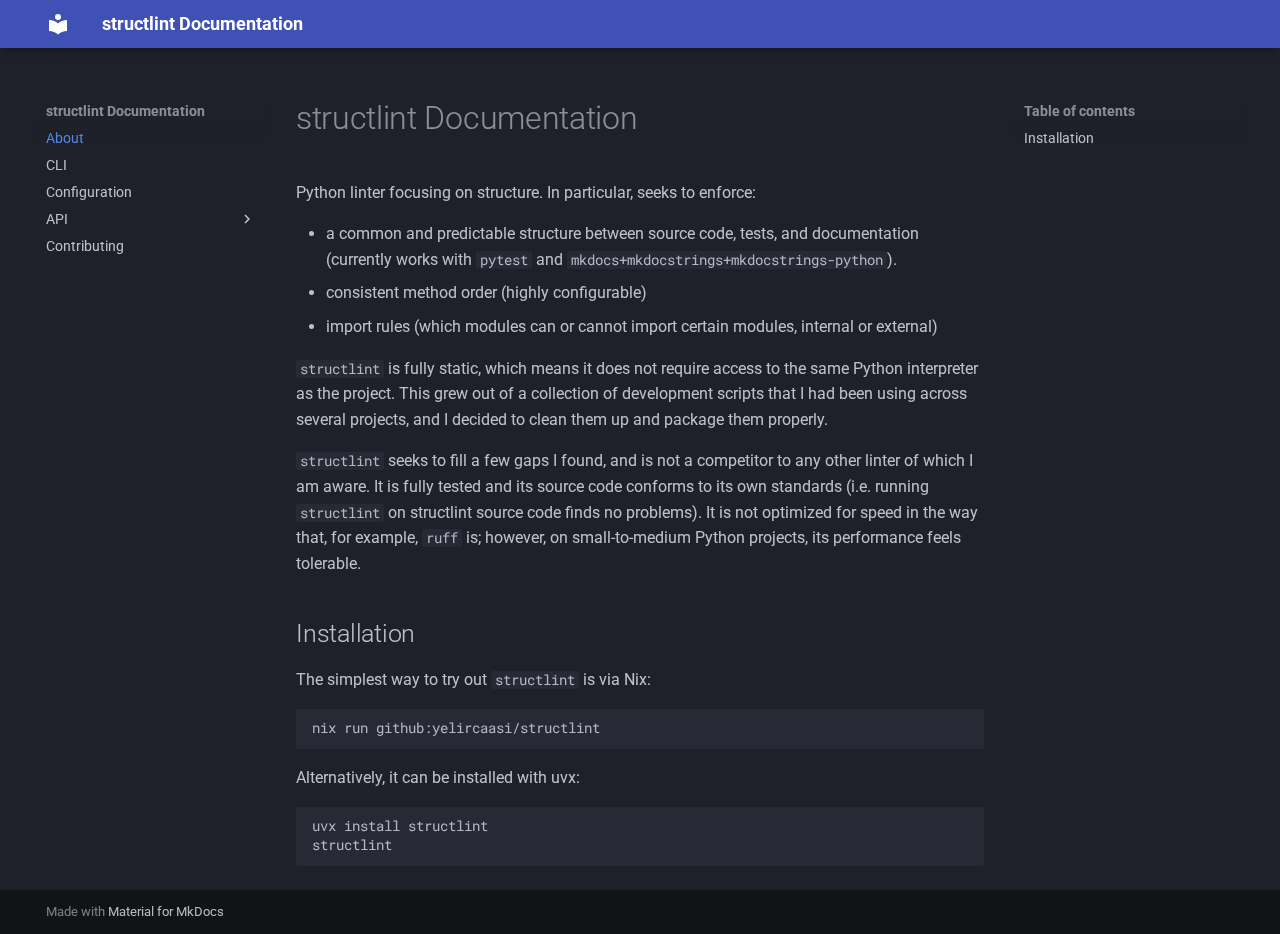
<file: index.html>
<!doctype html>
<html lang="en" class="no-js">
  <head>
    
      <meta charset="utf-8">
      <meta name="viewport" content="width=device-width,initial-scale=1">
      
      
      
      
      
        <link rel="next" href="cli_.html">
      
      
      <link rel="icon" href="assets/images/favicon.png">
      <meta name="generator" content="mkdocs-1.6.1, mkdocs-material-9.6.16">
    
    
      
        <title>structlint Documentation</title>
      
    
    
      <link rel="stylesheet" href="assets/stylesheets/main.7e37652d.min.css">
      
        
        <link rel="stylesheet" href="assets/stylesheets/palette.06af60db.min.css">
      
      


    
    
      
    
    
      
        
        
        <link rel="preconnect" href="https://fonts.gstatic.com" crossorigin>
        <link rel="stylesheet" href="https://fonts.googleapis.com/css?family=Roboto:300,300i,400,400i,700,700i%7CRoboto+Mono:400,400i,700,700i&display=fallback">
        <style>:root{--md-text-font:"Roboto";--md-code-font:"Roboto Mono"}</style>
      
    
    
      <link rel="stylesheet" href="assets/_mkdocstrings.css">
    
      <link rel="stylesheet" href="stylesheets/extra.css">
    
    <script>__md_scope=new URL(".",location),__md_hash=e=>[...e].reduce(((e,_)=>(e<<5)-e+_.charCodeAt(0)),0),__md_get=(e,_=localStorage,t=__md_scope)=>JSON.parse(_.getItem(t.pathname+"."+e)),__md_set=(e,_,t=localStorage,a=__md_scope)=>{try{t.setItem(a.pathname+"."+e,JSON.stringify(_))}catch(e){}}</script>
    
      

    
    
    
  </head>
  
  
    
    
    
    
    
    <body dir="ltr" data-md-color-scheme="slate" data-md-color-primary="indigo" data-md-color-accent="teal">
  
    
    <input class="md-toggle" data-md-toggle="drawer" type="checkbox" id="__drawer" autocomplete="off">
    <input class="md-toggle" data-md-toggle="search" type="checkbox" id="__search" autocomplete="off">
    <label class="md-overlay" for="__drawer"></label>
    <div data-md-component="skip">
      
        
        <a href="#structlint-documentation" class="md-skip">
          Skip to content
        </a>
      
    </div>
    <div data-md-component="announce">
      
    </div>
    
    
      

  

<header class="md-header md-header--shadow" data-md-component="header">
  <nav class="md-header__inner md-grid" aria-label="Header">
    <a href="index.html" title="structlint Documentation" class="md-header__button md-logo" aria-label="structlint Documentation" data-md-component="logo">
      
  
  <svg xmlns="http://www.w3.org/2000/svg" viewBox="0 0 24 24"><path d="M12 8a3 3 0 0 0 3-3 3 3 0 0 0-3-3 3 3 0 0 0-3 3 3 3 0 0 0 3 3m0 3.54C9.64 9.35 6.5 8 3 8v11c3.5 0 6.64 1.35 9 3.54 2.36-2.19 5.5-3.54 9-3.54V8c-3.5 0-6.64 1.35-9 3.54"/></svg>

    </a>
    <label class="md-header__button md-icon" for="__drawer">
      
      <svg xmlns="http://www.w3.org/2000/svg" viewBox="0 0 24 24"><path d="M3 6h18v2H3zm0 5h18v2H3zm0 5h18v2H3z"/></svg>
    </label>
    <div class="md-header__title" data-md-component="header-title">
      <div class="md-header__ellipsis">
        <div class="md-header__topic">
          <span class="md-ellipsis">
            structlint Documentation
          </span>
        </div>
        <div class="md-header__topic" data-md-component="header-topic">
          <span class="md-ellipsis">
            
              About
            
          </span>
        </div>
      </div>
    </div>
    
      
    
    
    
    
    
  </nav>
  
</header>
    
    <div class="md-container" data-md-component="container">
      
      
        
          
        
      
      <main class="md-main" data-md-component="main">
        <div class="md-main__inner md-grid">
          
            
              
              <div class="md-sidebar md-sidebar--primary" data-md-component="sidebar" data-md-type="navigation" >
                <div class="md-sidebar__scrollwrap">
                  <div class="md-sidebar__inner">
                    



<nav class="md-nav md-nav--primary" aria-label="Navigation" data-md-level="0">
  <label class="md-nav__title" for="__drawer">
    <a href="index.html" title="structlint Documentation" class="md-nav__button md-logo" aria-label="structlint Documentation" data-md-component="logo">
      
  
  <svg xmlns="http://www.w3.org/2000/svg" viewBox="0 0 24 24"><path d="M12 8a3 3 0 0 0 3-3 3 3 0 0 0-3-3 3 3 0 0 0-3 3 3 3 0 0 0 3 3m0 3.54C9.64 9.35 6.5 8 3 8v11c3.5 0 6.64 1.35 9 3.54 2.36-2.19 5.5-3.54 9-3.54V8c-3.5 0-6.64 1.35-9 3.54"/></svg>

    </a>
    structlint Documentation
  </label>
  
  <ul class="md-nav__list" data-md-scrollfix>
    
      
      
  
  
    
  
  
  
    <li class="md-nav__item md-nav__item--active">
      
      <input class="md-nav__toggle md-toggle" type="checkbox" id="__toc">
      
      
        
      
      
        <label class="md-nav__link md-nav__link--active" for="__toc">
          
  
  
  <span class="md-ellipsis">
    About
    
  </span>
  

          <span class="md-nav__icon md-icon"></span>
        </label>
      
      <a href="index.html" class="md-nav__link md-nav__link--active">
        
  
  
  <span class="md-ellipsis">
    About
    
  </span>
  

      </a>
      
        

<nav class="md-nav md-nav--secondary" aria-label="Table of contents">
  
  
  
    
  
  
    <label class="md-nav__title" for="__toc">
      <span class="md-nav__icon md-icon"></span>
      Table of contents
    </label>
    <ul class="md-nav__list" data-md-component="toc" data-md-scrollfix>
      
        <li class="md-nav__item">
  <a href="#installation" class="md-nav__link">
    <span class="md-ellipsis">
      Installation
    </span>
  </a>
  
</li>
      
    </ul>
  
</nav>
      
    </li>
  

    
      
      
  
  
  
  
    <li class="md-nav__item">
      <a href="cli_.html" class="md-nav__link">
        
  
  
  <span class="md-ellipsis">
    CLI
    
  </span>
  

      </a>
    </li>
  

    
      
      
  
  
  
  
    <li class="md-nav__item">
      <a href="configuration_.html" class="md-nav__link">
        
  
  
  <span class="md-ellipsis">
    Configuration
    
  </span>
  

      </a>
    </li>
  

    
      
      
  
  
  
  
    
    
    
    
    
    <li class="md-nav__item md-nav__item--nested">
      
        
        
        <input class="md-nav__toggle md-toggle " type="checkbox" id="__nav_4" >
        
          
          <label class="md-nav__link" for="__nav_4" id="__nav_4_label" tabindex="0">
            
  
  
  <span class="md-ellipsis">
    API
    
  </span>
  

            <span class="md-nav__icon md-icon"></span>
          </label>
        
        <nav class="md-nav" data-md-level="1" aria-labelledby="__nav_4_label" aria-expanded="false">
          <label class="md-nav__title" for="__nav_4">
            <span class="md-nav__icon md-icon"></span>
            API
          </label>
          <ul class="md-nav__list" data-md-scrollfix>
            
              
                
  
  
  
  
    <li class="md-nav__item">
      <a href="api/checks.html" class="md-nav__link">
        
  
  
  <span class="md-ellipsis">
    checks
    
  </span>
  

      </a>
    </li>
  

              
            
              
                
  
  
  
  
    <li class="md-nav__item">
      <a href="api/cli.html" class="md-nav__link">
        
  
  
  <span class="md-ellipsis">
    cli
    
  </span>
  

      </a>
    </li>
  

              
            
              
                
  
  
  
  
    <li class="md-nav__item">
      <a href="api/collection.html" class="md-nav__link">
        
  
  
  <span class="md-ellipsis">
    collection
    
  </span>
  

      </a>
    </li>
  

              
            
              
                
  
  
  
  
    <li class="md-nav__item">
      <a href="api/configuration.html" class="md-nav__link">
        
  
  
  <span class="md-ellipsis">
    configuration
    
  </span>
  

      </a>
    </li>
  

              
            
              
                
  
  
  
  
    <li class="md-nav__item">
      <a href="api/logic.html" class="md-nav__link">
        
  
  
  <span class="md-ellipsis">
    logic
    
  </span>
  

      </a>
    </li>
  

              
            
              
                
  
  
  
  
    <li class="md-nav__item">
      <a href="api/reporting.html" class="md-nav__link">
        
  
  
  <span class="md-ellipsis">
    reporting
    
  </span>
  

      </a>
    </li>
  

              
            
              
                
  
  
  
  
    <li class="md-nav__item">
      <a href="api/regexes.html" class="md-nav__link">
        
  
  
  <span class="md-ellipsis">
    regexes
    
  </span>
  

      </a>
    </li>
  

              
            
              
                
  
  
  
  
    <li class="md-nav__item">
      <a href="api/utils.html" class="md-nav__link">
        
  
  
  <span class="md-ellipsis">
    utils
    
  </span>
  

      </a>
    </li>
  

              
            
          </ul>
        </nav>
      
    </li>
  

    
      
      
  
  
  
  
    <li class="md-nav__item">
      <a href="contributing.html" class="md-nav__link">
        
  
  
  <span class="md-ellipsis">
    Contributing
    
  </span>
  

      </a>
    </li>
  

    
  </ul>
</nav>
                  </div>
                </div>
              </div>
            
            
              
              <div class="md-sidebar md-sidebar--secondary" data-md-component="sidebar" data-md-type="toc" >
                <div class="md-sidebar__scrollwrap">
                  <div class="md-sidebar__inner">
                    

<nav class="md-nav md-nav--secondary" aria-label="Table of contents">
  
  
  
    
  
  
    <label class="md-nav__title" for="__toc">
      <span class="md-nav__icon md-icon"></span>
      Table of contents
    </label>
    <ul class="md-nav__list" data-md-component="toc" data-md-scrollfix>
      
        <li class="md-nav__item">
  <a href="#installation" class="md-nav__link">
    <span class="md-ellipsis">
      Installation
    </span>
  </a>
  
</li>
      
    </ul>
  
</nav>
                  </div>
                </div>
              </div>
            
          
          
            <div class="md-content" data-md-component="content">
              <article class="md-content__inner md-typeset">
                
                  



<h1 id="structlint-documentation">structlint Documentation</h1>
<p>Python linter focusing on structure. In particular, seeks to enforce:</p>
<ul>
<li>a common and predictable structure between source code, tests, and documentation (currently works with <code>pytest</code> and <code>mkdocs+mkdocstrings+mkdocstrings-python</code>).</li>
<li>consistent method order (highly configurable)</li>
<li>import rules (which modules can or cannot import certain modules, internal or external)</li>
</ul>
<p><code>structlint</code> is fully static, which means it does not require access to the same Python interpreter as the project. This grew out of a collection of development scripts that I had been using across several projects, and I decided to clean them up and package them properly.</p>
<p><code>structlint</code> seeks to fill a few gaps I found, and is not a competitor to any other linter of which I am aware. It is fully tested and its source code conforms to its own standards (i.e. running <code>structlint</code> on structlint source code finds no problems). It is not optimized for speed in the way that, for example, <code>ruff</code> is; however, on small-to-medium Python projects, its performance feels tolerable.</p>
<h2 id="installation">Installation</h2>
<p>The simplest way to try out <code>structlint</code> is via Nix:</p>
<div class="language-shell highlight"><pre><span></span><code><span id="__span-0-1"><a id="__codelineno-0-1" name="__codelineno-0-1" href="#__codelineno-0-1"></a>nix<span class="w"> </span>run<span class="w"> </span>github:yelircaasi/structlint
</span></code></pre></div>
<p>Alternatively, it can be installed with uvx:</p>
<div class="language-shell highlight"><pre><span></span><code><span id="__span-1-1"><a id="__codelineno-1-1" name="__codelineno-1-1" href="#__codelineno-1-1"></a>uvx<span class="w"> </span>install<span class="w"> </span>structlint
</span><span id="__span-1-2"><a id="__codelineno-1-2" name="__codelineno-1-2" href="#__codelineno-1-2"></a>structlint
</span></code></pre></div>












                
              </article>
            </div>
          
          
<script>var target=document.getElementById(location.hash.slice(1));target&&target.name&&(target.checked=target.name.startsWith("__tabbed_"))</script>
        </div>
        
      </main>
      
        <footer class="md-footer">
  
  <div class="md-footer-meta md-typeset">
    <div class="md-footer-meta__inner md-grid">
      <div class="md-copyright">
  
  
    Made with
    <a href="https://squidfunk.github.io/mkdocs-material/" target="_blank" rel="noopener">
      Material for MkDocs
    </a>
  
</div>
      
    </div>
  </div>
</footer>
      
    </div>
    <div class="md-dialog" data-md-component="dialog">
      <div class="md-dialog__inner md-typeset"></div>
    </div>
    
    
    
      
      <script id="__config" type="application/json">{"base": ".", "features": [], "search": "assets/javascripts/workers/search.d50fe291.min.js", "tags": null, "translations": {"clipboard.copied": "Copied to clipboard", "clipboard.copy": "Copy to clipboard", "search.result.more.one": "1 more on this page", "search.result.more.other": "# more on this page", "search.result.none": "No matching documents", "search.result.one": "1 matching document", "search.result.other": "# matching documents", "search.result.placeholder": "Type to start searching", "search.result.term.missing": "Missing", "select.version": "Select version"}, "version": null}</script>
    
    
      <script src="assets/javascripts/bundle.50899def.min.js"></script>
      
    
  </body>
</html>
</file>
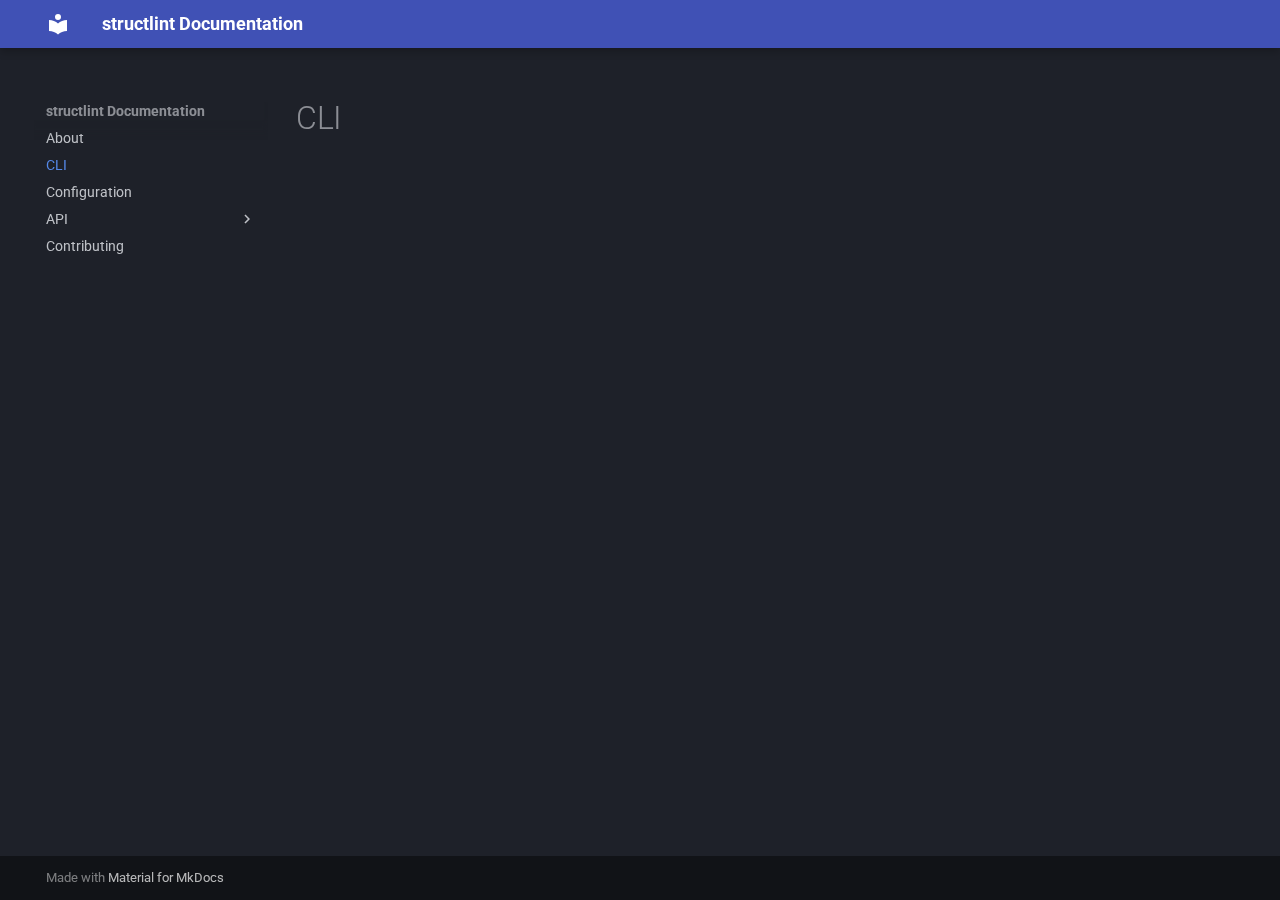
<file: cli_/index.html>
<!doctype html>
<html lang="en" class="no-js">
  <head>
    
      <meta charset="utf-8">
      <meta name="viewport" content="width=device-width,initial-scale=1">
      
      
      
      
        <link rel="prev" href="..">
      
      
        <link rel="next" href="../configuration_/">
      
      
      <link rel="icon" href="../assets/images/favicon.png">
      <meta name="generator" content="mkdocs-1.6.1, mkdocs-material-9.6.15">
    
    
      
        <title>CLI - structlint Documentation</title>
      
    
    
      <link rel="stylesheet" href="../assets/stylesheets/main.342714a4.min.css">
      
        
        <link rel="stylesheet" href="../assets/stylesheets/palette.06af60db.min.css">
      
      


    
    
      
    
    
      
        
        
        <link rel="preconnect" href="https://fonts.gstatic.com" crossorigin>
        <link rel="stylesheet" href="https://fonts.googleapis.com/css?family=Roboto:300,300i,400,400i,700,700i%7CRoboto+Mono:400,400i,700,700i&display=fallback">
        <style>:root{--md-text-font:"Roboto";--md-code-font:"Roboto Mono"}</style>
      
    
    
      <link rel="stylesheet" href="../assets/_mkdocstrings.css">
    
      <link rel="stylesheet" href="../stylesheets/extra.css">
    
    <script>__md_scope=new URL("..",location),__md_hash=e=>[...e].reduce(((e,_)=>(e<<5)-e+_.charCodeAt(0)),0),__md_get=(e,_=localStorage,t=__md_scope)=>JSON.parse(_.getItem(t.pathname+"."+e)),__md_set=(e,_,t=localStorage,a=__md_scope)=>{try{t.setItem(a.pathname+"."+e,JSON.stringify(_))}catch(e){}}</script>
    
      

    
    
    
  </head>
  
  
    
    
    
    
    
    <body dir="ltr" data-md-color-scheme="slate" data-md-color-primary="indigo" data-md-color-accent="teal">
  
    
    <input class="md-toggle" data-md-toggle="drawer" type="checkbox" id="__drawer" autocomplete="off">
    <input class="md-toggle" data-md-toggle="search" type="checkbox" id="__search" autocomplete="off">
    <label class="md-overlay" for="__drawer"></label>
    <div data-md-component="skip">
      
        
        <a href="#cli" class="md-skip">
          Skip to content
        </a>
      
    </div>
    <div data-md-component="announce">
      
    </div>
    
    
      

  

<header class="md-header md-header--shadow" data-md-component="header">
  <nav class="md-header__inner md-grid" aria-label="Header">
    <a href=".." title="structlint Documentation" class="md-header__button md-logo" aria-label="structlint Documentation" data-md-component="logo">
      
  
  <svg xmlns="http://www.w3.org/2000/svg" viewBox="0 0 24 24"><path d="M12 8a3 3 0 0 0 3-3 3 3 0 0 0-3-3 3 3 0 0 0-3 3 3 3 0 0 0 3 3m0 3.54C9.64 9.35 6.5 8 3 8v11c3.5 0 6.64 1.35 9 3.54 2.36-2.19 5.5-3.54 9-3.54V8c-3.5 0-6.64 1.35-9 3.54"/></svg>

    </a>
    <label class="md-header__button md-icon" for="__drawer">
      
      <svg xmlns="http://www.w3.org/2000/svg" viewBox="0 0 24 24"><path d="M3 6h18v2H3zm0 5h18v2H3zm0 5h18v2H3z"/></svg>
    </label>
    <div class="md-header__title" data-md-component="header-title">
      <div class="md-header__ellipsis">
        <div class="md-header__topic">
          <span class="md-ellipsis">
            structlint Documentation
          </span>
        </div>
        <div class="md-header__topic" data-md-component="header-topic">
          <span class="md-ellipsis">
            
              CLI
            
          </span>
        </div>
      </div>
    </div>
    
      
    
    
    
    
    
  </nav>
  
</header>
    
    <div class="md-container" data-md-component="container">
      
      
        
          
        
      
      <main class="md-main" data-md-component="main">
        <div class="md-main__inner md-grid">
          
            
              
              <div class="md-sidebar md-sidebar--primary" data-md-component="sidebar" data-md-type="navigation" >
                <div class="md-sidebar__scrollwrap">
                  <div class="md-sidebar__inner">
                    



<nav class="md-nav md-nav--primary" aria-label="Navigation" data-md-level="0">
  <label class="md-nav__title" for="__drawer">
    <a href=".." title="structlint Documentation" class="md-nav__button md-logo" aria-label="structlint Documentation" data-md-component="logo">
      
  
  <svg xmlns="http://www.w3.org/2000/svg" viewBox="0 0 24 24"><path d="M12 8a3 3 0 0 0 3-3 3 3 0 0 0-3-3 3 3 0 0 0-3 3 3 3 0 0 0 3 3m0 3.54C9.64 9.35 6.5 8 3 8v11c3.5 0 6.64 1.35 9 3.54 2.36-2.19 5.5-3.54 9-3.54V8c-3.5 0-6.64 1.35-9 3.54"/></svg>

    </a>
    structlint Documentation
  </label>
  
  <ul class="md-nav__list" data-md-scrollfix>
    
      
      
  
  
  
  
    <li class="md-nav__item">
      <a href=".." class="md-nav__link">
        
  
  
  <span class="md-ellipsis">
    About
    
  </span>
  

      </a>
    </li>
  

    
      
      
  
  
    
  
  
  
    <li class="md-nav__item md-nav__item--active">
      
      <input class="md-nav__toggle md-toggle" type="checkbox" id="__toc">
      
      
        
      
      
      <a href="./" class="md-nav__link md-nav__link--active">
        
  
  
  <span class="md-ellipsis">
    CLI
    
  </span>
  

      </a>
      
    </li>
  

    
      
      
  
  
  
  
    <li class="md-nav__item">
      <a href="../configuration_/" class="md-nav__link">
        
  
  
  <span class="md-ellipsis">
    Configuration
    
  </span>
  

      </a>
    </li>
  

    
      
      
  
  
  
  
    
    
    
    
    
    <li class="md-nav__item md-nav__item--nested">
      
        
        
        <input class="md-nav__toggle md-toggle " type="checkbox" id="__nav_4" >
        
          
          <label class="md-nav__link" for="__nav_4" id="__nav_4_label" tabindex="0">
            
  
  
  <span class="md-ellipsis">
    API
    
  </span>
  

            <span class="md-nav__icon md-icon"></span>
          </label>
        
        <nav class="md-nav" data-md-level="1" aria-labelledby="__nav_4_label" aria-expanded="false">
          <label class="md-nav__title" for="__nav_4">
            <span class="md-nav__icon md-icon"></span>
            API
          </label>
          <ul class="md-nav__list" data-md-scrollfix>
            
              
                
  
  
  
  
    <li class="md-nav__item">
      <a href="../api/checks/" class="md-nav__link">
        
  
  
  <span class="md-ellipsis">
    checks
    
  </span>
  

      </a>
    </li>
  

              
            
              
                
  
  
  
  
    <li class="md-nav__item">
      <a href="../api/cli/" class="md-nav__link">
        
  
  
  <span class="md-ellipsis">
    cli
    
  </span>
  

      </a>
    </li>
  

              
            
              
                
  
  
  
  
    <li class="md-nav__item">
      <a href="../api/collection/" class="md-nav__link">
        
  
  
  <span class="md-ellipsis">
    collection
    
  </span>
  

      </a>
    </li>
  

              
            
              
                
  
  
  
  
    <li class="md-nav__item">
      <a href="../api/configuration/" class="md-nav__link">
        
  
  
  <span class="md-ellipsis">
    configuration
    
  </span>
  

      </a>
    </li>
  

              
            
              
                
  
  
  
  
    <li class="md-nav__item">
      <a href="../api/logic/" class="md-nav__link">
        
  
  
  <span class="md-ellipsis">
    logic
    
  </span>
  

      </a>
    </li>
  

              
            
              
                
  
  
  
  
    <li class="md-nav__item">
      <a href="../api/reporting/" class="md-nav__link">
        
  
  
  <span class="md-ellipsis">
    reporting
    
  </span>
  

      </a>
    </li>
  

              
            
              
                
  
  
  
  
    <li class="md-nav__item">
      <a href="../api/regexes/" class="md-nav__link">
        
  
  
  <span class="md-ellipsis">
    regexes
    
  </span>
  

      </a>
    </li>
  

              
            
              
                
  
  
  
  
    <li class="md-nav__item">
      <a href="../api/utils/" class="md-nav__link">
        
  
  
  <span class="md-ellipsis">
    utils
    
  </span>
  

      </a>
    </li>
  

              
            
          </ul>
        </nav>
      
    </li>
  

    
      
      
  
  
  
  
    <li class="md-nav__item">
      <a href="../contributing/" class="md-nav__link">
        
  
  
  <span class="md-ellipsis">
    Contributing
    
  </span>
  

      </a>
    </li>
  

    
  </ul>
</nav>
                  </div>
                </div>
              </div>
            
            
              
              <div class="md-sidebar md-sidebar--secondary" data-md-component="sidebar" data-md-type="toc" >
                <div class="md-sidebar__scrollwrap">
                  <div class="md-sidebar__inner">
                    

<nav class="md-nav md-nav--secondary" aria-label="Table of contents">
  
  
  
    
  
  
</nav>
                  </div>
                </div>
              </div>
            
          
          
            <div class="md-content" data-md-component="content">
              <article class="md-content__inner md-typeset">
                
                  



<h1 id="cli">CLI</h1>












                
              </article>
            </div>
          
          
<script>var target=document.getElementById(location.hash.slice(1));target&&target.name&&(target.checked=target.name.startsWith("__tabbed_"))</script>
        </div>
        
      </main>
      
        <footer class="md-footer">
  
  <div class="md-footer-meta md-typeset">
    <div class="md-footer-meta__inner md-grid">
      <div class="md-copyright">
  
  
    Made with
    <a href="https://squidfunk.github.io/mkdocs-material/" target="_blank" rel="noopener">
      Material for MkDocs
    </a>
  
</div>
      
    </div>
  </div>
</footer>
      
    </div>
    <div class="md-dialog" data-md-component="dialog">
      <div class="md-dialog__inner md-typeset"></div>
    </div>
    
    
    
      
      <script id="__config" type="application/json">{"base": "..", "features": [], "search": "../assets/javascripts/workers/search.d50fe291.min.js", "tags": null, "translations": {"clipboard.copied": "Copied to clipboard", "clipboard.copy": "Copy to clipboard", "search.result.more.one": "1 more on this page", "search.result.more.other": "# more on this page", "search.result.none": "No matching documents", "search.result.one": "1 matching document", "search.result.other": "# matching documents", "search.result.placeholder": "Type to start searching", "search.result.term.missing": "Missing", "select.version": "Select version"}, "version": null}</script>
    
    
      <script src="../assets/javascripts/bundle.56ea9cef.min.js"></script>
      
    
  </body>
</html>
</file>
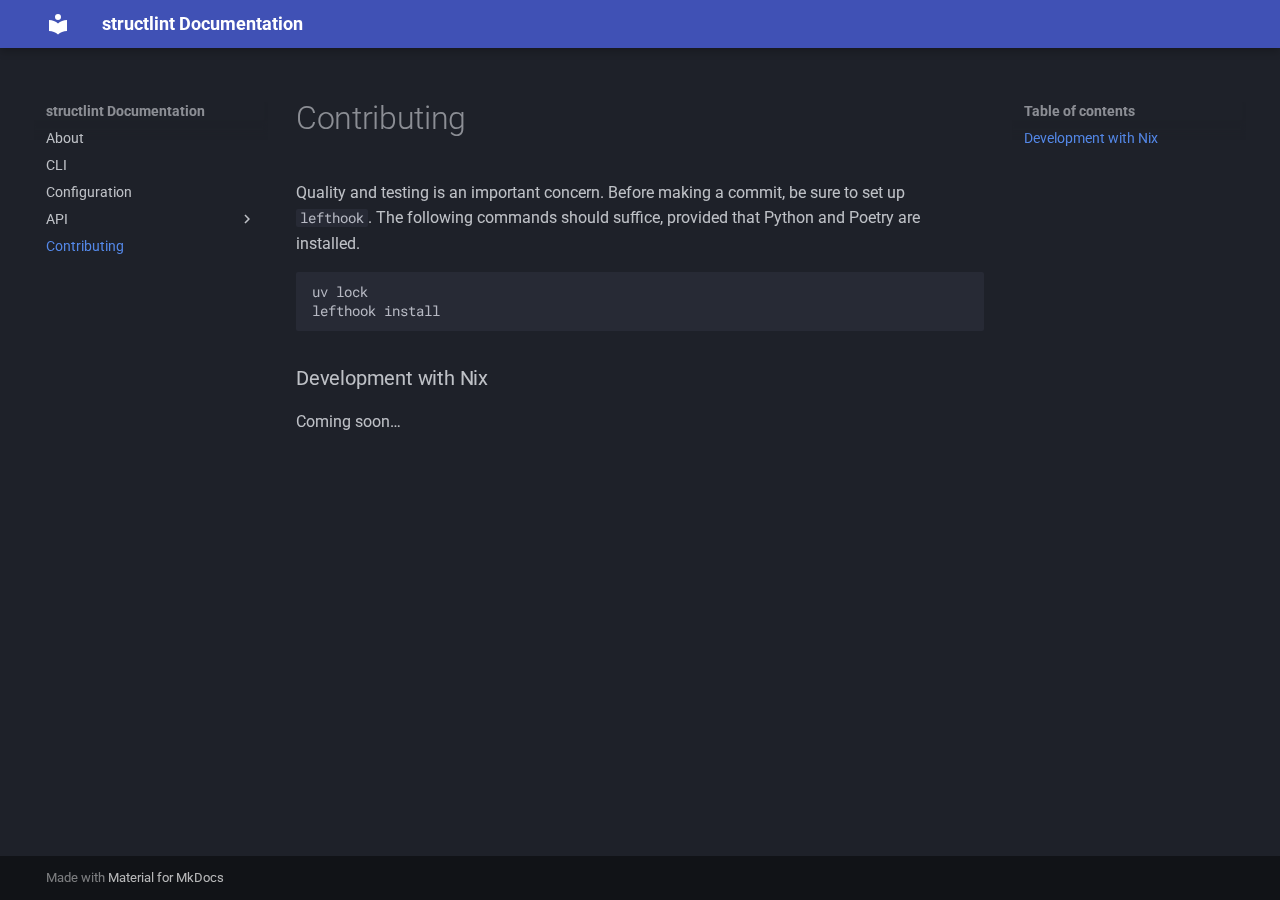
<file: contributing/index.html>
<!doctype html>
<html lang="en" class="no-js">
  <head>
    
      <meta charset="utf-8">
      <meta name="viewport" content="width=device-width,initial-scale=1">
      
      
      
      
        <link rel="prev" href="../api/utils/">
      
      
      
      <link rel="icon" href="../assets/images/favicon.png">
      <meta name="generator" content="mkdocs-1.6.1, mkdocs-material-9.6.15">
    
    
      
        <title>Contributing - structlint Documentation</title>
      
    
    
      <link rel="stylesheet" href="../assets/stylesheets/main.342714a4.min.css">
      
        
        <link rel="stylesheet" href="../assets/stylesheets/palette.06af60db.min.css">
      
      


    
    
      
    
    
      
        
        
        <link rel="preconnect" href="https://fonts.gstatic.com" crossorigin>
        <link rel="stylesheet" href="https://fonts.googleapis.com/css?family=Roboto:300,300i,400,400i,700,700i%7CRoboto+Mono:400,400i,700,700i&display=fallback">
        <style>:root{--md-text-font:"Roboto";--md-code-font:"Roboto Mono"}</style>
      
    
    
      <link rel="stylesheet" href="../assets/_mkdocstrings.css">
    
      <link rel="stylesheet" href="../stylesheets/extra.css">
    
    <script>__md_scope=new URL("..",location),__md_hash=e=>[...e].reduce(((e,_)=>(e<<5)-e+_.charCodeAt(0)),0),__md_get=(e,_=localStorage,t=__md_scope)=>JSON.parse(_.getItem(t.pathname+"."+e)),__md_set=(e,_,t=localStorage,a=__md_scope)=>{try{t.setItem(a.pathname+"."+e,JSON.stringify(_))}catch(e){}}</script>
    
      

    
    
    
  </head>
  
  
    
    
    
    
    
    <body dir="ltr" data-md-color-scheme="slate" data-md-color-primary="indigo" data-md-color-accent="teal">
  
    
    <input class="md-toggle" data-md-toggle="drawer" type="checkbox" id="__drawer" autocomplete="off">
    <input class="md-toggle" data-md-toggle="search" type="checkbox" id="__search" autocomplete="off">
    <label class="md-overlay" for="__drawer"></label>
    <div data-md-component="skip">
      
        
        <a href="#contributing" class="md-skip">
          Skip to content
        </a>
      
    </div>
    <div data-md-component="announce">
      
    </div>
    
    
      

  

<header class="md-header md-header--shadow" data-md-component="header">
  <nav class="md-header__inner md-grid" aria-label="Header">
    <a href=".." title="structlint Documentation" class="md-header__button md-logo" aria-label="structlint Documentation" data-md-component="logo">
      
  
  <svg xmlns="http://www.w3.org/2000/svg" viewBox="0 0 24 24"><path d="M12 8a3 3 0 0 0 3-3 3 3 0 0 0-3-3 3 3 0 0 0-3 3 3 3 0 0 0 3 3m0 3.54C9.64 9.35 6.5 8 3 8v11c3.5 0 6.64 1.35 9 3.54 2.36-2.19 5.5-3.54 9-3.54V8c-3.5 0-6.64 1.35-9 3.54"/></svg>

    </a>
    <label class="md-header__button md-icon" for="__drawer">
      
      <svg xmlns="http://www.w3.org/2000/svg" viewBox="0 0 24 24"><path d="M3 6h18v2H3zm0 5h18v2H3zm0 5h18v2H3z"/></svg>
    </label>
    <div class="md-header__title" data-md-component="header-title">
      <div class="md-header__ellipsis">
        <div class="md-header__topic">
          <span class="md-ellipsis">
            structlint Documentation
          </span>
        </div>
        <div class="md-header__topic" data-md-component="header-topic">
          <span class="md-ellipsis">
            
              Contributing
            
          </span>
        </div>
      </div>
    </div>
    
      
    
    
    
    
    
  </nav>
  
</header>
    
    <div class="md-container" data-md-component="container">
      
      
        
          
        
      
      <main class="md-main" data-md-component="main">
        <div class="md-main__inner md-grid">
          
            
              
              <div class="md-sidebar md-sidebar--primary" data-md-component="sidebar" data-md-type="navigation" >
                <div class="md-sidebar__scrollwrap">
                  <div class="md-sidebar__inner">
                    



<nav class="md-nav md-nav--primary" aria-label="Navigation" data-md-level="0">
  <label class="md-nav__title" for="__drawer">
    <a href=".." title="structlint Documentation" class="md-nav__button md-logo" aria-label="structlint Documentation" data-md-component="logo">
      
  
  <svg xmlns="http://www.w3.org/2000/svg" viewBox="0 0 24 24"><path d="M12 8a3 3 0 0 0 3-3 3 3 0 0 0-3-3 3 3 0 0 0-3 3 3 3 0 0 0 3 3m0 3.54C9.64 9.35 6.5 8 3 8v11c3.5 0 6.64 1.35 9 3.54 2.36-2.19 5.5-3.54 9-3.54V8c-3.5 0-6.64 1.35-9 3.54"/></svg>

    </a>
    structlint Documentation
  </label>
  
  <ul class="md-nav__list" data-md-scrollfix>
    
      
      
  
  
  
  
    <li class="md-nav__item">
      <a href=".." class="md-nav__link">
        
  
  
  <span class="md-ellipsis">
    About
    
  </span>
  

      </a>
    </li>
  

    
      
      
  
  
  
  
    <li class="md-nav__item">
      <a href="../cli_/" class="md-nav__link">
        
  
  
  <span class="md-ellipsis">
    CLI
    
  </span>
  

      </a>
    </li>
  

    
      
      
  
  
  
  
    <li class="md-nav__item">
      <a href="../configuration_/" class="md-nav__link">
        
  
  
  <span class="md-ellipsis">
    Configuration
    
  </span>
  

      </a>
    </li>
  

    
      
      
  
  
  
  
    
    
    
    
    
    <li class="md-nav__item md-nav__item--nested">
      
        
        
        <input class="md-nav__toggle md-toggle " type="checkbox" id="__nav_4" >
        
          
          <label class="md-nav__link" for="__nav_4" id="__nav_4_label" tabindex="0">
            
  
  
  <span class="md-ellipsis">
    API
    
  </span>
  

            <span class="md-nav__icon md-icon"></span>
          </label>
        
        <nav class="md-nav" data-md-level="1" aria-labelledby="__nav_4_label" aria-expanded="false">
          <label class="md-nav__title" for="__nav_4">
            <span class="md-nav__icon md-icon"></span>
            API
          </label>
          <ul class="md-nav__list" data-md-scrollfix>
            
              
                
  
  
  
  
    <li class="md-nav__item">
      <a href="../api/checks/" class="md-nav__link">
        
  
  
  <span class="md-ellipsis">
    checks
    
  </span>
  

      </a>
    </li>
  

              
            
              
                
  
  
  
  
    <li class="md-nav__item">
      <a href="../api/cli/" class="md-nav__link">
        
  
  
  <span class="md-ellipsis">
    cli
    
  </span>
  

      </a>
    </li>
  

              
            
              
                
  
  
  
  
    <li class="md-nav__item">
      <a href="../api/collection/" class="md-nav__link">
        
  
  
  <span class="md-ellipsis">
    collection
    
  </span>
  

      </a>
    </li>
  

              
            
              
                
  
  
  
  
    <li class="md-nav__item">
      <a href="../api/configuration/" class="md-nav__link">
        
  
  
  <span class="md-ellipsis">
    configuration
    
  </span>
  

      </a>
    </li>
  

              
            
              
                
  
  
  
  
    <li class="md-nav__item">
      <a href="../api/logic/" class="md-nav__link">
        
  
  
  <span class="md-ellipsis">
    logic
    
  </span>
  

      </a>
    </li>
  

              
            
              
                
  
  
  
  
    <li class="md-nav__item">
      <a href="../api/reporting/" class="md-nav__link">
        
  
  
  <span class="md-ellipsis">
    reporting
    
  </span>
  

      </a>
    </li>
  

              
            
              
                
  
  
  
  
    <li class="md-nav__item">
      <a href="../api/regexes/" class="md-nav__link">
        
  
  
  <span class="md-ellipsis">
    regexes
    
  </span>
  

      </a>
    </li>
  

              
            
              
                
  
  
  
  
    <li class="md-nav__item">
      <a href="../api/utils/" class="md-nav__link">
        
  
  
  <span class="md-ellipsis">
    utils
    
  </span>
  

      </a>
    </li>
  

              
            
          </ul>
        </nav>
      
    </li>
  

    
      
      
  
  
    
  
  
  
    <li class="md-nav__item md-nav__item--active">
      
      <input class="md-nav__toggle md-toggle" type="checkbox" id="__toc">
      
      
        
      
      
        <label class="md-nav__link md-nav__link--active" for="__toc">
          
  
  
  <span class="md-ellipsis">
    Contributing
    
  </span>
  

          <span class="md-nav__icon md-icon"></span>
        </label>
      
      <a href="./" class="md-nav__link md-nav__link--active">
        
  
  
  <span class="md-ellipsis">
    Contributing
    
  </span>
  

      </a>
      
        

<nav class="md-nav md-nav--secondary" aria-label="Table of contents">
  
  
  
    
  
  
    <label class="md-nav__title" for="__toc">
      <span class="md-nav__icon md-icon"></span>
      Table of contents
    </label>
    <ul class="md-nav__list" data-md-component="toc" data-md-scrollfix>
      
        <li class="md-nav__item">
  <a href="#development-with-nix" class="md-nav__link">
    <span class="md-ellipsis">
      Development with Nix
    </span>
  </a>
  
</li>
      
    </ul>
  
</nav>
      
    </li>
  

    
  </ul>
</nav>
                  </div>
                </div>
              </div>
            
            
              
              <div class="md-sidebar md-sidebar--secondary" data-md-component="sidebar" data-md-type="toc" >
                <div class="md-sidebar__scrollwrap">
                  <div class="md-sidebar__inner">
                    

<nav class="md-nav md-nav--secondary" aria-label="Table of contents">
  
  
  
    
  
  
    <label class="md-nav__title" for="__toc">
      <span class="md-nav__icon md-icon"></span>
      Table of contents
    </label>
    <ul class="md-nav__list" data-md-component="toc" data-md-scrollfix>
      
        <li class="md-nav__item">
  <a href="#development-with-nix" class="md-nav__link">
    <span class="md-ellipsis">
      Development with Nix
    </span>
  </a>
  
</li>
      
    </ul>
  
</nav>
                  </div>
                </div>
              </div>
            
          
          
            <div class="md-content" data-md-component="content">
              <article class="md-content__inner md-typeset">
                
                  



<h1 id="contributing">Contributing</h1>
<p>Quality and testing is an important concern. Before making a commit, be sure to set up <code>lefthook</code>. The following commands should suffice, provided that Python and Poetry are installed.</p>
<div class="language-sh highlight"><pre><span></span><code><span id="__span-0-1"><a id="__codelineno-0-1" name="__codelineno-0-1" href="#__codelineno-0-1"></a>uv<span class="w"> </span>lock
</span><span id="__span-0-2"><a id="__codelineno-0-2" name="__codelineno-0-2" href="#__codelineno-0-2"></a>lefthook<span class="w"> </span>install
</span></code></pre></div>
<h3 id="development-with-nix">Development with Nix</h3>
<p>Coming soon…</p>












                
              </article>
            </div>
          
          
<script>var target=document.getElementById(location.hash.slice(1));target&&target.name&&(target.checked=target.name.startsWith("__tabbed_"))</script>
        </div>
        
      </main>
      
        <footer class="md-footer">
  
  <div class="md-footer-meta md-typeset">
    <div class="md-footer-meta__inner md-grid">
      <div class="md-copyright">
  
  
    Made with
    <a href="https://squidfunk.github.io/mkdocs-material/" target="_blank" rel="noopener">
      Material for MkDocs
    </a>
  
</div>
      
    </div>
  </div>
</footer>
      
    </div>
    <div class="md-dialog" data-md-component="dialog">
      <div class="md-dialog__inner md-typeset"></div>
    </div>
    
    
    
      
      <script id="__config" type="application/json">{"base": "..", "features": [], "search": "../assets/javascripts/workers/search.d50fe291.min.js", "tags": null, "translations": {"clipboard.copied": "Copied to clipboard", "clipboard.copy": "Copy to clipboard", "search.result.more.one": "1 more on this page", "search.result.more.other": "# more on this page", "search.result.none": "No matching documents", "search.result.one": "1 matching document", "search.result.other": "# matching documents", "search.result.placeholder": "Type to start searching", "search.result.term.missing": "Missing", "select.version": "Select version"}, "version": null}</script>
    
    
      <script src="../assets/javascripts/bundle.56ea9cef.min.js"></script>
      
    
  </body>
</html>
</file>
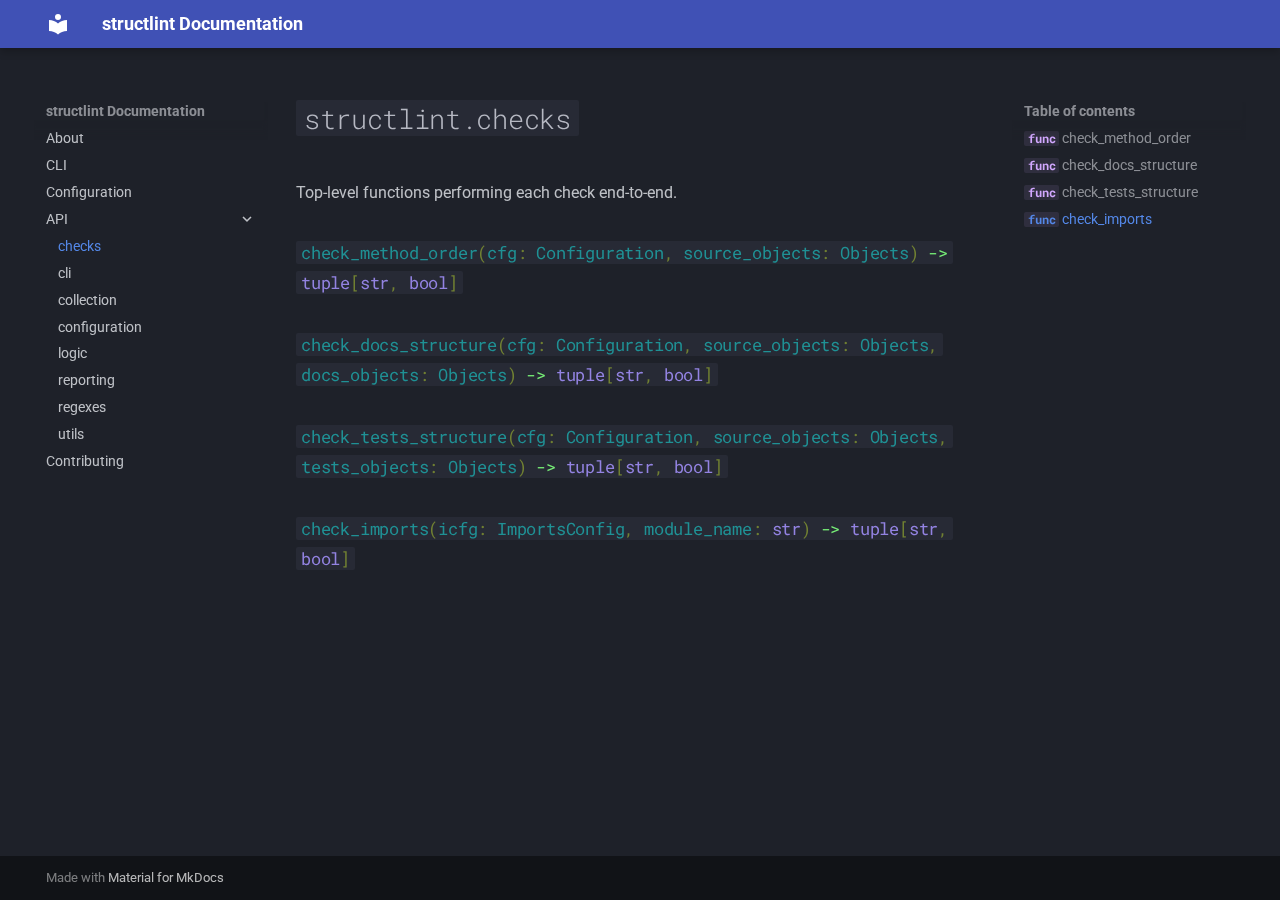
<file: api/checks/index.html>
<!doctype html>
<html lang="en" class="no-js">
  <head>
    
      <meta charset="utf-8">
      <meta name="viewport" content="width=device-width,initial-scale=1">
      
      
      
      
        <link rel="prev" href="../../configuration_/">
      
      
        <link rel="next" href="../cli/">
      
      
      <link rel="icon" href="../../assets/images/favicon.png">
      <meta name="generator" content="mkdocs-1.6.1, mkdocs-material-9.6.15">
    
    
      
        <title>checks - structlint Documentation</title>
      
    
    
      <link rel="stylesheet" href="../../assets/stylesheets/main.342714a4.min.css">
      
        
        <link rel="stylesheet" href="../../assets/stylesheets/palette.06af60db.min.css">
      
      


    
    
      
    
    
      
        
        
        <link rel="preconnect" href="https://fonts.gstatic.com" crossorigin>
        <link rel="stylesheet" href="https://fonts.googleapis.com/css?family=Roboto:300,300i,400,400i,700,700i%7CRoboto+Mono:400,400i,700,700i&display=fallback">
        <style>:root{--md-text-font:"Roboto";--md-code-font:"Roboto Mono"}</style>
      
    
    
      <link rel="stylesheet" href="../../assets/_mkdocstrings.css">
    
      <link rel="stylesheet" href="../../stylesheets/extra.css">
    
    <script>__md_scope=new URL("../..",location),__md_hash=e=>[...e].reduce(((e,_)=>(e<<5)-e+_.charCodeAt(0)),0),__md_get=(e,_=localStorage,t=__md_scope)=>JSON.parse(_.getItem(t.pathname+"."+e)),__md_set=(e,_,t=localStorage,a=__md_scope)=>{try{t.setItem(a.pathname+"."+e,JSON.stringify(_))}catch(e){}}</script>
    
      

    
    
    
  </head>
  
  
    
    
    
    
    
    <body dir="ltr" data-md-color-scheme="slate" data-md-color-primary="indigo" data-md-color-accent="teal">
  
    
    <input class="md-toggle" data-md-toggle="drawer" type="checkbox" id="__drawer" autocomplete="off">
    <input class="md-toggle" data-md-toggle="search" type="checkbox" id="__search" autocomplete="off">
    <label class="md-overlay" for="__drawer"></label>
    <div data-md-component="skip">
      
        
        <a href="#structlint.checks" class="md-skip">
          Skip to content
        </a>
      
    </div>
    <div data-md-component="announce">
      
    </div>
    
    
      

  

<header class="md-header md-header--shadow" data-md-component="header">
  <nav class="md-header__inner md-grid" aria-label="Header">
    <a href="../.." title="structlint Documentation" class="md-header__button md-logo" aria-label="structlint Documentation" data-md-component="logo">
      
  
  <svg xmlns="http://www.w3.org/2000/svg" viewBox="0 0 24 24"><path d="M12 8a3 3 0 0 0 3-3 3 3 0 0 0-3-3 3 3 0 0 0-3 3 3 3 0 0 0 3 3m0 3.54C9.64 9.35 6.5 8 3 8v11c3.5 0 6.64 1.35 9 3.54 2.36-2.19 5.5-3.54 9-3.54V8c-3.5 0-6.64 1.35-9 3.54"/></svg>

    </a>
    <label class="md-header__button md-icon" for="__drawer">
      
      <svg xmlns="http://www.w3.org/2000/svg" viewBox="0 0 24 24"><path d="M3 6h18v2H3zm0 5h18v2H3zm0 5h18v2H3z"/></svg>
    </label>
    <div class="md-header__title" data-md-component="header-title">
      <div class="md-header__ellipsis">
        <div class="md-header__topic">
          <span class="md-ellipsis">
            structlint Documentation
          </span>
        </div>
        <div class="md-header__topic" data-md-component="header-topic">
          <span class="md-ellipsis">
            
              checks
            
          </span>
        </div>
      </div>
    </div>
    
      
    
    
    
    
    
  </nav>
  
</header>
    
    <div class="md-container" data-md-component="container">
      
      
        
          
        
      
      <main class="md-main" data-md-component="main">
        <div class="md-main__inner md-grid">
          
            
              
              <div class="md-sidebar md-sidebar--primary" data-md-component="sidebar" data-md-type="navigation" >
                <div class="md-sidebar__scrollwrap">
                  <div class="md-sidebar__inner">
                    



<nav class="md-nav md-nav--primary" aria-label="Navigation" data-md-level="0">
  <label class="md-nav__title" for="__drawer">
    <a href="../.." title="structlint Documentation" class="md-nav__button md-logo" aria-label="structlint Documentation" data-md-component="logo">
      
  
  <svg xmlns="http://www.w3.org/2000/svg" viewBox="0 0 24 24"><path d="M12 8a3 3 0 0 0 3-3 3 3 0 0 0-3-3 3 3 0 0 0-3 3 3 3 0 0 0 3 3m0 3.54C9.64 9.35 6.5 8 3 8v11c3.5 0 6.64 1.35 9 3.54 2.36-2.19 5.5-3.54 9-3.54V8c-3.5 0-6.64 1.35-9 3.54"/></svg>

    </a>
    structlint Documentation
  </label>
  
  <ul class="md-nav__list" data-md-scrollfix>
    
      
      
  
  
  
  
    <li class="md-nav__item">
      <a href="../.." class="md-nav__link">
        
  
  
  <span class="md-ellipsis">
    About
    
  </span>
  

      </a>
    </li>
  

    
      
      
  
  
  
  
    <li class="md-nav__item">
      <a href="../../cli_/" class="md-nav__link">
        
  
  
  <span class="md-ellipsis">
    CLI
    
  </span>
  

      </a>
    </li>
  

    
      
      
  
  
  
  
    <li class="md-nav__item">
      <a href="../../configuration_/" class="md-nav__link">
        
  
  
  <span class="md-ellipsis">
    Configuration
    
  </span>
  

      </a>
    </li>
  

    
      
      
  
  
    
  
  
  
    
    
    
    
    
    <li class="md-nav__item md-nav__item--active md-nav__item--nested">
      
        
        
        <input class="md-nav__toggle md-toggle " type="checkbox" id="__nav_4" checked>
        
          
          <label class="md-nav__link" for="__nav_4" id="__nav_4_label" tabindex="0">
            
  
  
  <span class="md-ellipsis">
    API
    
  </span>
  

            <span class="md-nav__icon md-icon"></span>
          </label>
        
        <nav class="md-nav" data-md-level="1" aria-labelledby="__nav_4_label" aria-expanded="true">
          <label class="md-nav__title" for="__nav_4">
            <span class="md-nav__icon md-icon"></span>
            API
          </label>
          <ul class="md-nav__list" data-md-scrollfix>
            
              
                
  
  
    
  
  
  
    <li class="md-nav__item md-nav__item--active">
      
      <input class="md-nav__toggle md-toggle" type="checkbox" id="__toc">
      
      
        
      
      
        <label class="md-nav__link md-nav__link--active" for="__toc">
          
  
  
  <span class="md-ellipsis">
    checks
    
  </span>
  

          <span class="md-nav__icon md-icon"></span>
        </label>
      
      <a href="./" class="md-nav__link md-nav__link--active">
        
  
  
  <span class="md-ellipsis">
    checks
    
  </span>
  

      </a>
      
        

<nav class="md-nav md-nav--secondary" aria-label="Table of contents">
  
  
  
    
  
  
    <label class="md-nav__title" for="__toc">
      <span class="md-nav__icon md-icon"></span>
      Table of contents
    </label>
    <ul class="md-nav__list" data-md-component="toc" data-md-scrollfix>
      
        <li class="md-nav__item">
  <a href="#structlint.checks.check_method_order" class="md-nav__link">
    <span class="md-ellipsis">
      <code class="doc-symbol doc-symbol-toc doc-symbol-function"></code>&nbsp;check_method_order
    </span>
  </a>
  
</li>
      
        <li class="md-nav__item">
  <a href="#structlint.checks.check_docs_structure" class="md-nav__link">
    <span class="md-ellipsis">
      <code class="doc-symbol doc-symbol-toc doc-symbol-function"></code>&nbsp;check_docs_structure
    </span>
  </a>
  
</li>
      
        <li class="md-nav__item">
  <a href="#structlint.checks.check_tests_structure" class="md-nav__link">
    <span class="md-ellipsis">
      <code class="doc-symbol doc-symbol-toc doc-symbol-function"></code>&nbsp;check_tests_structure
    </span>
  </a>
  
</li>
      
        <li class="md-nav__item">
  <a href="#structlint.checks.check_imports" class="md-nav__link">
    <span class="md-ellipsis">
      <code class="doc-symbol doc-symbol-toc doc-symbol-function"></code>&nbsp;check_imports
    </span>
  </a>
  
</li>
      
    </ul>
  
</nav>
      
    </li>
  

              
            
              
                
  
  
  
  
    <li class="md-nav__item">
      <a href="../cli/" class="md-nav__link">
        
  
  
  <span class="md-ellipsis">
    cli
    
  </span>
  

      </a>
    </li>
  

              
            
              
                
  
  
  
  
    <li class="md-nav__item">
      <a href="../collection/" class="md-nav__link">
        
  
  
  <span class="md-ellipsis">
    collection
    
  </span>
  

      </a>
    </li>
  

              
            
              
                
  
  
  
  
    <li class="md-nav__item">
      <a href="../configuration/" class="md-nav__link">
        
  
  
  <span class="md-ellipsis">
    configuration
    
  </span>
  

      </a>
    </li>
  

              
            
              
                
  
  
  
  
    <li class="md-nav__item">
      <a href="../logic/" class="md-nav__link">
        
  
  
  <span class="md-ellipsis">
    logic
    
  </span>
  

      </a>
    </li>
  

              
            
              
                
  
  
  
  
    <li class="md-nav__item">
      <a href="../reporting/" class="md-nav__link">
        
  
  
  <span class="md-ellipsis">
    reporting
    
  </span>
  

      </a>
    </li>
  

              
            
              
                
  
  
  
  
    <li class="md-nav__item">
      <a href="../regexes/" class="md-nav__link">
        
  
  
  <span class="md-ellipsis">
    regexes
    
  </span>
  

      </a>
    </li>
  

              
            
              
                
  
  
  
  
    <li class="md-nav__item">
      <a href="../utils/" class="md-nav__link">
        
  
  
  <span class="md-ellipsis">
    utils
    
  </span>
  

      </a>
    </li>
  

              
            
          </ul>
        </nav>
      
    </li>
  

    
      
      
  
  
  
  
    <li class="md-nav__item">
      <a href="../../contributing/" class="md-nav__link">
        
  
  
  <span class="md-ellipsis">
    Contributing
    
  </span>
  

      </a>
    </li>
  

    
  </ul>
</nav>
                  </div>
                </div>
              </div>
            
            
              
              <div class="md-sidebar md-sidebar--secondary" data-md-component="sidebar" data-md-type="toc" >
                <div class="md-sidebar__scrollwrap">
                  <div class="md-sidebar__inner">
                    

<nav class="md-nav md-nav--secondary" aria-label="Table of contents">
  
  
  
    
  
  
    <label class="md-nav__title" for="__toc">
      <span class="md-nav__icon md-icon"></span>
      Table of contents
    </label>
    <ul class="md-nav__list" data-md-component="toc" data-md-scrollfix>
      
        <li class="md-nav__item">
  <a href="#structlint.checks.check_method_order" class="md-nav__link">
    <span class="md-ellipsis">
      <code class="doc-symbol doc-symbol-toc doc-symbol-function"></code>&nbsp;check_method_order
    </span>
  </a>
  
</li>
      
        <li class="md-nav__item">
  <a href="#structlint.checks.check_docs_structure" class="md-nav__link">
    <span class="md-ellipsis">
      <code class="doc-symbol doc-symbol-toc doc-symbol-function"></code>&nbsp;check_docs_structure
    </span>
  </a>
  
</li>
      
        <li class="md-nav__item">
  <a href="#structlint.checks.check_tests_structure" class="md-nav__link">
    <span class="md-ellipsis">
      <code class="doc-symbol doc-symbol-toc doc-symbol-function"></code>&nbsp;check_tests_structure
    </span>
  </a>
  
</li>
      
        <li class="md-nav__item">
  <a href="#structlint.checks.check_imports" class="md-nav__link">
    <span class="md-ellipsis">
      <code class="doc-symbol doc-symbol-toc doc-symbol-function"></code>&nbsp;check_imports
    </span>
  </a>
  
</li>
      
    </ul>
  
</nav>
                  </div>
                </div>
              </div>
            
          
          
            <div class="md-content" data-md-component="content">
              <article class="md-content__inner md-typeset">
                
                  



<div class="doc doc-object doc-module">



<h1 id="structlint.checks" class="doc doc-heading">
            <code>structlint.checks</code>


</h1>

    <div class="doc doc-contents first">

        <p>Top-level functions performing each check end-to-end.</p>









  <div class="doc doc-children">











  </div>

    </div>

</div>

<div class="doc doc-object doc-function">


<h3 id="structlint.checks.check_method_order" class="doc doc-heading">
            <code class="highlight language-python"><span class="n">check_method_order</span><span class="p">(</span><span class="n">cfg</span><span class="p">:</span> <span class="n">Configuration</span><span class="p">,</span> <span class="n">source_objects</span><span class="p">:</span> <span class="n">Objects</span><span class="p">)</span> <span class="o">-&gt;</span> <span class="nb">tuple</span><span class="p">[</span><span class="nb">str</span><span class="p">,</span> <span class="nb">bool</span><span class="p">]</span></code>

</h3>


    <div class="doc doc-contents first">


    </div>

</div>

<div class="doc doc-object doc-function">


<h3 id="structlint.checks.check_docs_structure" class="doc doc-heading">
            <code class="highlight language-python"><span class="n">check_docs_structure</span><span class="p">(</span><span class="n">cfg</span><span class="p">:</span> <span class="n">Configuration</span><span class="p">,</span> <span class="n">source_objects</span><span class="p">:</span> <span class="n">Objects</span><span class="p">,</span> <span class="n">docs_objects</span><span class="p">:</span> <span class="n">Objects</span><span class="p">)</span> <span class="o">-&gt;</span> <span class="nb">tuple</span><span class="p">[</span><span class="nb">str</span><span class="p">,</span> <span class="nb">bool</span><span class="p">]</span></code>

</h3>


    <div class="doc doc-contents first">


    </div>

</div>

<div class="doc doc-object doc-function">


<h3 id="structlint.checks.check_tests_structure" class="doc doc-heading">
            <code class="highlight language-python"><span class="n">check_tests_structure</span><span class="p">(</span><span class="n">cfg</span><span class="p">:</span> <span class="n">Configuration</span><span class="p">,</span> <span class="n">source_objects</span><span class="p">:</span> <span class="n">Objects</span><span class="p">,</span> <span class="n">tests_objects</span><span class="p">:</span> <span class="n">Objects</span><span class="p">)</span> <span class="o">-&gt;</span> <span class="nb">tuple</span><span class="p">[</span><span class="nb">str</span><span class="p">,</span> <span class="nb">bool</span><span class="p">]</span></code>

</h3>


    <div class="doc doc-contents first">


    </div>

</div>

<div class="doc doc-object doc-function">


<h3 id="structlint.checks.check_imports" class="doc doc-heading">
            <code class="highlight language-python"><span class="n">check_imports</span><span class="p">(</span><span class="n">icfg</span><span class="p">:</span> <span class="n">ImportsConfig</span><span class="p">,</span> <span class="n">module_name</span><span class="p">:</span> <span class="nb">str</span><span class="p">)</span> <span class="o">-&gt;</span> <span class="nb">tuple</span><span class="p">[</span><span class="nb">str</span><span class="p">,</span> <span class="nb">bool</span><span class="p">]</span></code>

</h3>


    <div class="doc doc-contents first">


    </div>

</div>












                
              </article>
            </div>
          
          
<script>var target=document.getElementById(location.hash.slice(1));target&&target.name&&(target.checked=target.name.startsWith("__tabbed_"))</script>
        </div>
        
      </main>
      
        <footer class="md-footer">
  
  <div class="md-footer-meta md-typeset">
    <div class="md-footer-meta__inner md-grid">
      <div class="md-copyright">
  
  
    Made with
    <a href="https://squidfunk.github.io/mkdocs-material/" target="_blank" rel="noopener">
      Material for MkDocs
    </a>
  
</div>
      
    </div>
  </div>
</footer>
      
    </div>
    <div class="md-dialog" data-md-component="dialog">
      <div class="md-dialog__inner md-typeset"></div>
    </div>
    
    
    
      
      <script id="__config" type="application/json">{"base": "../..", "features": [], "search": "../../assets/javascripts/workers/search.d50fe291.min.js", "tags": null, "translations": {"clipboard.copied": "Copied to clipboard", "clipboard.copy": "Copy to clipboard", "search.result.more.one": "1 more on this page", "search.result.more.other": "# more on this page", "search.result.none": "No matching documents", "search.result.one": "1 matching document", "search.result.other": "# matching documents", "search.result.placeholder": "Type to start searching", "search.result.term.missing": "Missing", "select.version": "Select version"}, "version": null}</script>
    
    
      <script src="../../assets/javascripts/bundle.56ea9cef.min.js"></script>
      
    
  </body>
</html>
</file>
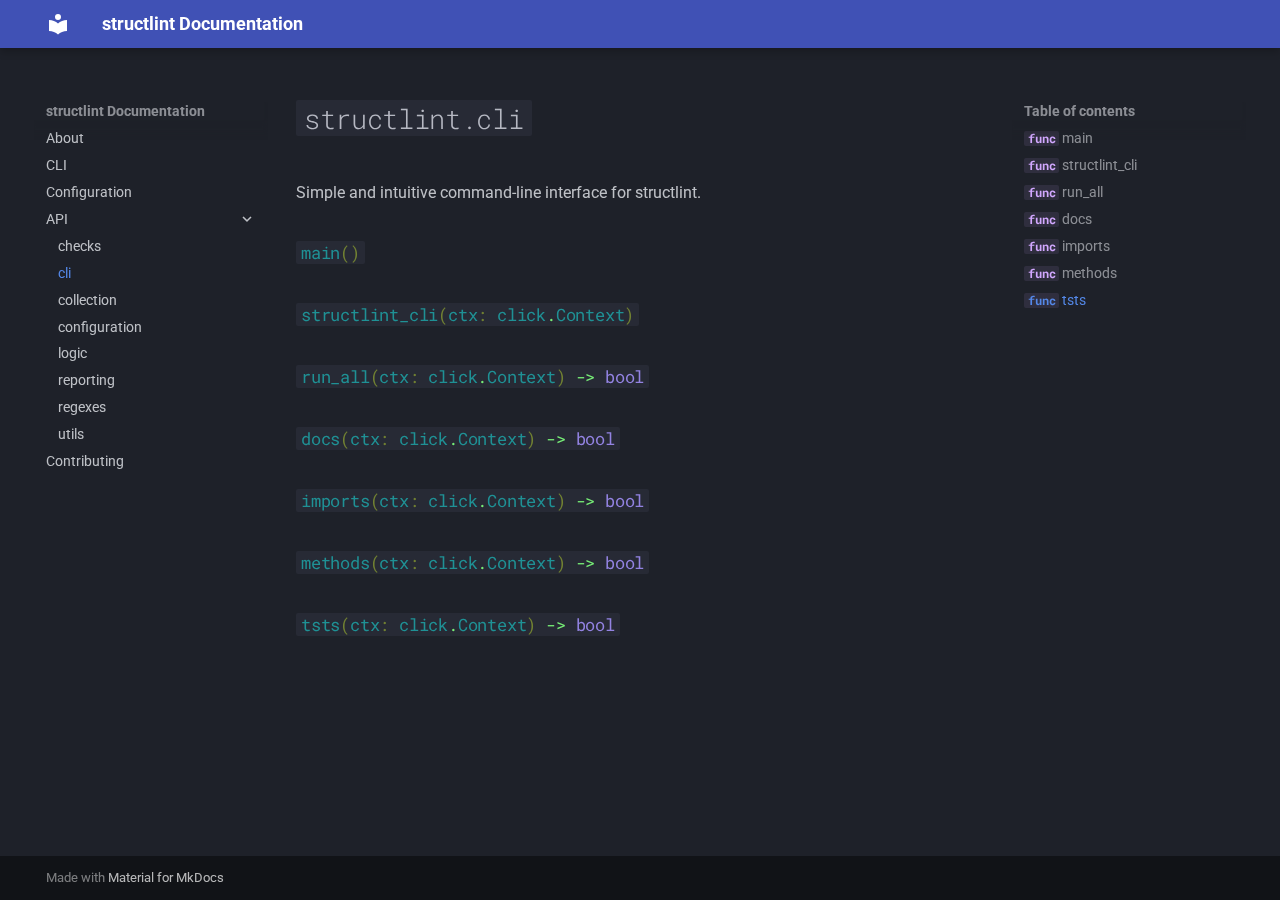
<file: api/cli/index.html>
<!doctype html>
<html lang="en" class="no-js">
  <head>
    
      <meta charset="utf-8">
      <meta name="viewport" content="width=device-width,initial-scale=1">
      
      
      
      
        <link rel="prev" href="../checks/">
      
      
        <link rel="next" href="../collection/">
      
      
      <link rel="icon" href="../../assets/images/favicon.png">
      <meta name="generator" content="mkdocs-1.6.1, mkdocs-material-9.6.15">
    
    
      
        <title>cli - structlint Documentation</title>
      
    
    
      <link rel="stylesheet" href="../../assets/stylesheets/main.342714a4.min.css">
      
        
        <link rel="stylesheet" href="../../assets/stylesheets/palette.06af60db.min.css">
      
      


    
    
      
    
    
      
        
        
        <link rel="preconnect" href="https://fonts.gstatic.com" crossorigin>
        <link rel="stylesheet" href="https://fonts.googleapis.com/css?family=Roboto:300,300i,400,400i,700,700i%7CRoboto+Mono:400,400i,700,700i&display=fallback">
        <style>:root{--md-text-font:"Roboto";--md-code-font:"Roboto Mono"}</style>
      
    
    
      <link rel="stylesheet" href="../../assets/_mkdocstrings.css">
    
      <link rel="stylesheet" href="../../stylesheets/extra.css">
    
    <script>__md_scope=new URL("../..",location),__md_hash=e=>[...e].reduce(((e,_)=>(e<<5)-e+_.charCodeAt(0)),0),__md_get=(e,_=localStorage,t=__md_scope)=>JSON.parse(_.getItem(t.pathname+"."+e)),__md_set=(e,_,t=localStorage,a=__md_scope)=>{try{t.setItem(a.pathname+"."+e,JSON.stringify(_))}catch(e){}}</script>
    
      

    
    
    
  </head>
  
  
    
    
    
    
    
    <body dir="ltr" data-md-color-scheme="slate" data-md-color-primary="indigo" data-md-color-accent="teal">
  
    
    <input class="md-toggle" data-md-toggle="drawer" type="checkbox" id="__drawer" autocomplete="off">
    <input class="md-toggle" data-md-toggle="search" type="checkbox" id="__search" autocomplete="off">
    <label class="md-overlay" for="__drawer"></label>
    <div data-md-component="skip">
      
        
        <a href="#structlint.cli" class="md-skip">
          Skip to content
        </a>
      
    </div>
    <div data-md-component="announce">
      
    </div>
    
    
      

  

<header class="md-header md-header--shadow" data-md-component="header">
  <nav class="md-header__inner md-grid" aria-label="Header">
    <a href="../.." title="structlint Documentation" class="md-header__button md-logo" aria-label="structlint Documentation" data-md-component="logo">
      
  
  <svg xmlns="http://www.w3.org/2000/svg" viewBox="0 0 24 24"><path d="M12 8a3 3 0 0 0 3-3 3 3 0 0 0-3-3 3 3 0 0 0-3 3 3 3 0 0 0 3 3m0 3.54C9.64 9.35 6.5 8 3 8v11c3.5 0 6.64 1.35 9 3.54 2.36-2.19 5.5-3.54 9-3.54V8c-3.5 0-6.64 1.35-9 3.54"/></svg>

    </a>
    <label class="md-header__button md-icon" for="__drawer">
      
      <svg xmlns="http://www.w3.org/2000/svg" viewBox="0 0 24 24"><path d="M3 6h18v2H3zm0 5h18v2H3zm0 5h18v2H3z"/></svg>
    </label>
    <div class="md-header__title" data-md-component="header-title">
      <div class="md-header__ellipsis">
        <div class="md-header__topic">
          <span class="md-ellipsis">
            structlint Documentation
          </span>
        </div>
        <div class="md-header__topic" data-md-component="header-topic">
          <span class="md-ellipsis">
            
              cli
            
          </span>
        </div>
      </div>
    </div>
    
      
    
    
    
    
    
  </nav>
  
</header>
    
    <div class="md-container" data-md-component="container">
      
      
        
          
        
      
      <main class="md-main" data-md-component="main">
        <div class="md-main__inner md-grid">
          
            
              
              <div class="md-sidebar md-sidebar--primary" data-md-component="sidebar" data-md-type="navigation" >
                <div class="md-sidebar__scrollwrap">
                  <div class="md-sidebar__inner">
                    



<nav class="md-nav md-nav--primary" aria-label="Navigation" data-md-level="0">
  <label class="md-nav__title" for="__drawer">
    <a href="../.." title="structlint Documentation" class="md-nav__button md-logo" aria-label="structlint Documentation" data-md-component="logo">
      
  
  <svg xmlns="http://www.w3.org/2000/svg" viewBox="0 0 24 24"><path d="M12 8a3 3 0 0 0 3-3 3 3 0 0 0-3-3 3 3 0 0 0-3 3 3 3 0 0 0 3 3m0 3.54C9.64 9.35 6.5 8 3 8v11c3.5 0 6.64 1.35 9 3.54 2.36-2.19 5.5-3.54 9-3.54V8c-3.5 0-6.64 1.35-9 3.54"/></svg>

    </a>
    structlint Documentation
  </label>
  
  <ul class="md-nav__list" data-md-scrollfix>
    
      
      
  
  
  
  
    <li class="md-nav__item">
      <a href="../.." class="md-nav__link">
        
  
  
  <span class="md-ellipsis">
    About
    
  </span>
  

      </a>
    </li>
  

    
      
      
  
  
  
  
    <li class="md-nav__item">
      <a href="../../cli_/" class="md-nav__link">
        
  
  
  <span class="md-ellipsis">
    CLI
    
  </span>
  

      </a>
    </li>
  

    
      
      
  
  
  
  
    <li class="md-nav__item">
      <a href="../../configuration_/" class="md-nav__link">
        
  
  
  <span class="md-ellipsis">
    Configuration
    
  </span>
  

      </a>
    </li>
  

    
      
      
  
  
    
  
  
  
    
    
    
    
    
    <li class="md-nav__item md-nav__item--active md-nav__item--nested">
      
        
        
        <input class="md-nav__toggle md-toggle " type="checkbox" id="__nav_4" checked>
        
          
          <label class="md-nav__link" for="__nav_4" id="__nav_4_label" tabindex="0">
            
  
  
  <span class="md-ellipsis">
    API
    
  </span>
  

            <span class="md-nav__icon md-icon"></span>
          </label>
        
        <nav class="md-nav" data-md-level="1" aria-labelledby="__nav_4_label" aria-expanded="true">
          <label class="md-nav__title" for="__nav_4">
            <span class="md-nav__icon md-icon"></span>
            API
          </label>
          <ul class="md-nav__list" data-md-scrollfix>
            
              
                
  
  
  
  
    <li class="md-nav__item">
      <a href="../checks/" class="md-nav__link">
        
  
  
  <span class="md-ellipsis">
    checks
    
  </span>
  

      </a>
    </li>
  

              
            
              
                
  
  
    
  
  
  
    <li class="md-nav__item md-nav__item--active">
      
      <input class="md-nav__toggle md-toggle" type="checkbox" id="__toc">
      
      
        
      
      
        <label class="md-nav__link md-nav__link--active" for="__toc">
          
  
  
  <span class="md-ellipsis">
    cli
    
  </span>
  

          <span class="md-nav__icon md-icon"></span>
        </label>
      
      <a href="./" class="md-nav__link md-nav__link--active">
        
  
  
  <span class="md-ellipsis">
    cli
    
  </span>
  

      </a>
      
        

<nav class="md-nav md-nav--secondary" aria-label="Table of contents">
  
  
  
    
  
  
    <label class="md-nav__title" for="__toc">
      <span class="md-nav__icon md-icon"></span>
      Table of contents
    </label>
    <ul class="md-nav__list" data-md-component="toc" data-md-scrollfix>
      
        <li class="md-nav__item">
  <a href="#structlint.cli.main" class="md-nav__link">
    <span class="md-ellipsis">
      <code class="doc-symbol doc-symbol-toc doc-symbol-function"></code>&nbsp;main
    </span>
  </a>
  
</li>
      
        <li class="md-nav__item">
  <a href="#structlint.cli.structlint_cli" class="md-nav__link">
    <span class="md-ellipsis">
      <code class="doc-symbol doc-symbol-toc doc-symbol-function"></code>&nbsp;structlint_cli
    </span>
  </a>
  
</li>
      
        <li class="md-nav__item">
  <a href="#structlint.cli.run_all" class="md-nav__link">
    <span class="md-ellipsis">
      <code class="doc-symbol doc-symbol-toc doc-symbol-function"></code>&nbsp;run_all
    </span>
  </a>
  
</li>
      
        <li class="md-nav__item">
  <a href="#structlint.cli.docs" class="md-nav__link">
    <span class="md-ellipsis">
      <code class="doc-symbol doc-symbol-toc doc-symbol-function"></code>&nbsp;docs
    </span>
  </a>
  
</li>
      
        <li class="md-nav__item">
  <a href="#structlint.cli.imports" class="md-nav__link">
    <span class="md-ellipsis">
      <code class="doc-symbol doc-symbol-toc doc-symbol-function"></code>&nbsp;imports
    </span>
  </a>
  
</li>
      
        <li class="md-nav__item">
  <a href="#structlint.cli.methods" class="md-nav__link">
    <span class="md-ellipsis">
      <code class="doc-symbol doc-symbol-toc doc-symbol-function"></code>&nbsp;methods
    </span>
  </a>
  
</li>
      
        <li class="md-nav__item">
  <a href="#structlint.cli.tsts" class="md-nav__link">
    <span class="md-ellipsis">
      <code class="doc-symbol doc-symbol-toc doc-symbol-function"></code>&nbsp;tsts
    </span>
  </a>
  
</li>
      
    </ul>
  
</nav>
      
    </li>
  

              
            
              
                
  
  
  
  
    <li class="md-nav__item">
      <a href="../collection/" class="md-nav__link">
        
  
  
  <span class="md-ellipsis">
    collection
    
  </span>
  

      </a>
    </li>
  

              
            
              
                
  
  
  
  
    <li class="md-nav__item">
      <a href="../configuration/" class="md-nav__link">
        
  
  
  <span class="md-ellipsis">
    configuration
    
  </span>
  

      </a>
    </li>
  

              
            
              
                
  
  
  
  
    <li class="md-nav__item">
      <a href="../logic/" class="md-nav__link">
        
  
  
  <span class="md-ellipsis">
    logic
    
  </span>
  

      </a>
    </li>
  

              
            
              
                
  
  
  
  
    <li class="md-nav__item">
      <a href="../reporting/" class="md-nav__link">
        
  
  
  <span class="md-ellipsis">
    reporting
    
  </span>
  

      </a>
    </li>
  

              
            
              
                
  
  
  
  
    <li class="md-nav__item">
      <a href="../regexes/" class="md-nav__link">
        
  
  
  <span class="md-ellipsis">
    regexes
    
  </span>
  

      </a>
    </li>
  

              
            
              
                
  
  
  
  
    <li class="md-nav__item">
      <a href="../utils/" class="md-nav__link">
        
  
  
  <span class="md-ellipsis">
    utils
    
  </span>
  

      </a>
    </li>
  

              
            
          </ul>
        </nav>
      
    </li>
  

    
      
      
  
  
  
  
    <li class="md-nav__item">
      <a href="../../contributing/" class="md-nav__link">
        
  
  
  <span class="md-ellipsis">
    Contributing
    
  </span>
  

      </a>
    </li>
  

    
  </ul>
</nav>
                  </div>
                </div>
              </div>
            
            
              
              <div class="md-sidebar md-sidebar--secondary" data-md-component="sidebar" data-md-type="toc" >
                <div class="md-sidebar__scrollwrap">
                  <div class="md-sidebar__inner">
                    

<nav class="md-nav md-nav--secondary" aria-label="Table of contents">
  
  
  
    
  
  
    <label class="md-nav__title" for="__toc">
      <span class="md-nav__icon md-icon"></span>
      Table of contents
    </label>
    <ul class="md-nav__list" data-md-component="toc" data-md-scrollfix>
      
        <li class="md-nav__item">
  <a href="#structlint.cli.main" class="md-nav__link">
    <span class="md-ellipsis">
      <code class="doc-symbol doc-symbol-toc doc-symbol-function"></code>&nbsp;main
    </span>
  </a>
  
</li>
      
        <li class="md-nav__item">
  <a href="#structlint.cli.structlint_cli" class="md-nav__link">
    <span class="md-ellipsis">
      <code class="doc-symbol doc-symbol-toc doc-symbol-function"></code>&nbsp;structlint_cli
    </span>
  </a>
  
</li>
      
        <li class="md-nav__item">
  <a href="#structlint.cli.run_all" class="md-nav__link">
    <span class="md-ellipsis">
      <code class="doc-symbol doc-symbol-toc doc-symbol-function"></code>&nbsp;run_all
    </span>
  </a>
  
</li>
      
        <li class="md-nav__item">
  <a href="#structlint.cli.docs" class="md-nav__link">
    <span class="md-ellipsis">
      <code class="doc-symbol doc-symbol-toc doc-symbol-function"></code>&nbsp;docs
    </span>
  </a>
  
</li>
      
        <li class="md-nav__item">
  <a href="#structlint.cli.imports" class="md-nav__link">
    <span class="md-ellipsis">
      <code class="doc-symbol doc-symbol-toc doc-symbol-function"></code>&nbsp;imports
    </span>
  </a>
  
</li>
      
        <li class="md-nav__item">
  <a href="#structlint.cli.methods" class="md-nav__link">
    <span class="md-ellipsis">
      <code class="doc-symbol doc-symbol-toc doc-symbol-function"></code>&nbsp;methods
    </span>
  </a>
  
</li>
      
        <li class="md-nav__item">
  <a href="#structlint.cli.tsts" class="md-nav__link">
    <span class="md-ellipsis">
      <code class="doc-symbol doc-symbol-toc doc-symbol-function"></code>&nbsp;tsts
    </span>
  </a>
  
</li>
      
    </ul>
  
</nav>
                  </div>
                </div>
              </div>
            
          
          
            <div class="md-content" data-md-component="content">
              <article class="md-content__inner md-typeset">
                
                  



<div class="doc doc-object doc-module">



<h1 id="structlint.cli" class="doc doc-heading">
            <code>structlint.cli</code>


</h1>

    <div class="doc doc-contents first">

        <p>Simple and intuitive command-line interface for structlint.</p>









  <div class="doc doc-children">











  </div>

    </div>

</div>

<div class="doc doc-object doc-function">


<h3 id="structlint.cli.main" class="doc doc-heading">
            <code class="highlight language-python"><span class="n">main</span><span class="p">()</span></code>

</h3>


    <div class="doc doc-contents first">


    </div>

</div>

<div class="doc doc-object doc-function">


<h3 id="structlint.cli.structlint_cli" class="doc doc-heading">
            <code class="highlight language-python"><span class="n">structlint_cli</span><span class="p">(</span><span class="n">ctx</span><span class="p">:</span> <span class="n">click</span><span class="o">.</span><span class="n">Context</span><span class="p">)</span></code>

</h3>


    <div class="doc doc-contents first">


    </div>

</div>

<div class="doc doc-object doc-function">


<h3 id="structlint.cli.run_all" class="doc doc-heading">
            <code class="highlight language-python"><span class="n">run_all</span><span class="p">(</span><span class="n">ctx</span><span class="p">:</span> <span class="n">click</span><span class="o">.</span><span class="n">Context</span><span class="p">)</span> <span class="o">-&gt;</span> <span class="nb">bool</span></code>

</h3>


    <div class="doc doc-contents first">


    </div>

</div>

<div class="doc doc-object doc-function">


<h3 id="structlint.cli.docs" class="doc doc-heading">
            <code class="highlight language-python"><span class="n">docs</span><span class="p">(</span><span class="n">ctx</span><span class="p">:</span> <span class="n">click</span><span class="o">.</span><span class="n">Context</span><span class="p">)</span> <span class="o">-&gt;</span> <span class="nb">bool</span></code>

</h3>


    <div class="doc doc-contents first">


    </div>

</div>

<div class="doc doc-object doc-function">


<h3 id="structlint.cli.imports" class="doc doc-heading">
            <code class="highlight language-python"><span class="n">imports</span><span class="p">(</span><span class="n">ctx</span><span class="p">:</span> <span class="n">click</span><span class="o">.</span><span class="n">Context</span><span class="p">)</span> <span class="o">-&gt;</span> <span class="nb">bool</span></code>

</h3>


    <div class="doc doc-contents first">


    </div>

</div>

<div class="doc doc-object doc-function">


<h3 id="structlint.cli.methods" class="doc doc-heading">
            <code class="highlight language-python"><span class="n">methods</span><span class="p">(</span><span class="n">ctx</span><span class="p">:</span> <span class="n">click</span><span class="o">.</span><span class="n">Context</span><span class="p">)</span> <span class="o">-&gt;</span> <span class="nb">bool</span></code>

</h3>


    <div class="doc doc-contents first">


    </div>

</div>

<div class="doc doc-object doc-function">


<h3 id="structlint.cli.tsts" class="doc doc-heading">
            <code class="highlight language-python"><span class="n">tsts</span><span class="p">(</span><span class="n">ctx</span><span class="p">:</span> <span class="n">click</span><span class="o">.</span><span class="n">Context</span><span class="p">)</span> <span class="o">-&gt;</span> <span class="nb">bool</span></code>

</h3>


    <div class="doc doc-contents first">


    </div>

</div>












                
              </article>
            </div>
          
          
<script>var target=document.getElementById(location.hash.slice(1));target&&target.name&&(target.checked=target.name.startsWith("__tabbed_"))</script>
        </div>
        
      </main>
      
        <footer class="md-footer">
  
  <div class="md-footer-meta md-typeset">
    <div class="md-footer-meta__inner md-grid">
      <div class="md-copyright">
  
  
    Made with
    <a href="https://squidfunk.github.io/mkdocs-material/" target="_blank" rel="noopener">
      Material for MkDocs
    </a>
  
</div>
      
    </div>
  </div>
</footer>
      
    </div>
    <div class="md-dialog" data-md-component="dialog">
      <div class="md-dialog__inner md-typeset"></div>
    </div>
    
    
    
      
      <script id="__config" type="application/json">{"base": "../..", "features": [], "search": "../../assets/javascripts/workers/search.d50fe291.min.js", "tags": null, "translations": {"clipboard.copied": "Copied to clipboard", "clipboard.copy": "Copy to clipboard", "search.result.more.one": "1 more on this page", "search.result.more.other": "# more on this page", "search.result.none": "No matching documents", "search.result.one": "1 matching document", "search.result.other": "# matching documents", "search.result.placeholder": "Type to start searching", "search.result.term.missing": "Missing", "select.version": "Select version"}, "version": null}</script>
    
    
      <script src="../../assets/javascripts/bundle.56ea9cef.min.js"></script>
      
    
  </body>
</html>
</file>
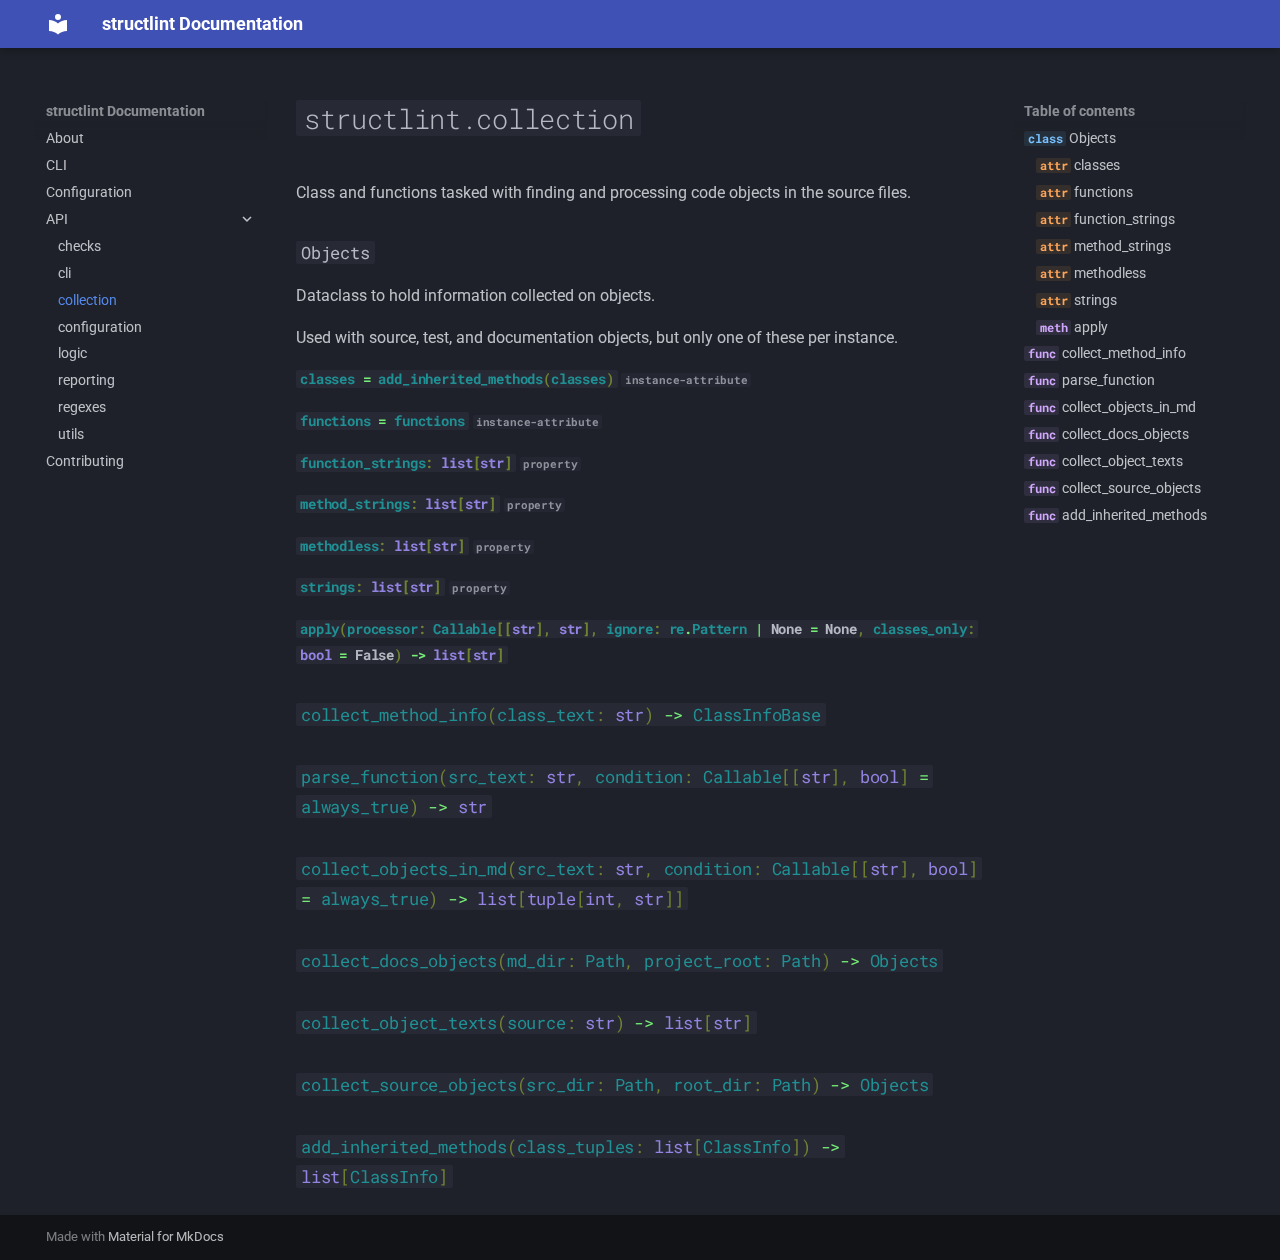
<file: api/collection/index.html>
<!doctype html>
<html lang="en" class="no-js">
  <head>
    
      <meta charset="utf-8">
      <meta name="viewport" content="width=device-width,initial-scale=1">
      
      
      
      
        <link rel="prev" href="../cli/">
      
      
        <link rel="next" href="../configuration/">
      
      
      <link rel="icon" href="../../assets/images/favicon.png">
      <meta name="generator" content="mkdocs-1.6.1, mkdocs-material-9.6.15">
    
    
      
        <title>collection - structlint Documentation</title>
      
    
    
      <link rel="stylesheet" href="../../assets/stylesheets/main.342714a4.min.css">
      
        
        <link rel="stylesheet" href="../../assets/stylesheets/palette.06af60db.min.css">
      
      


    
    
      
    
    
      
        
        
        <link rel="preconnect" href="https://fonts.gstatic.com" crossorigin>
        <link rel="stylesheet" href="https://fonts.googleapis.com/css?family=Roboto:300,300i,400,400i,700,700i%7CRoboto+Mono:400,400i,700,700i&display=fallback">
        <style>:root{--md-text-font:"Roboto";--md-code-font:"Roboto Mono"}</style>
      
    
    
      <link rel="stylesheet" href="../../assets/_mkdocstrings.css">
    
      <link rel="stylesheet" href="../../stylesheets/extra.css">
    
    <script>__md_scope=new URL("../..",location),__md_hash=e=>[...e].reduce(((e,_)=>(e<<5)-e+_.charCodeAt(0)),0),__md_get=(e,_=localStorage,t=__md_scope)=>JSON.parse(_.getItem(t.pathname+"."+e)),__md_set=(e,_,t=localStorage,a=__md_scope)=>{try{t.setItem(a.pathname+"."+e,JSON.stringify(_))}catch(e){}}</script>
    
      

    
    
    
  </head>
  
  
    
    
    
    
    
    <body dir="ltr" data-md-color-scheme="slate" data-md-color-primary="indigo" data-md-color-accent="teal">
  
    
    <input class="md-toggle" data-md-toggle="drawer" type="checkbox" id="__drawer" autocomplete="off">
    <input class="md-toggle" data-md-toggle="search" type="checkbox" id="__search" autocomplete="off">
    <label class="md-overlay" for="__drawer"></label>
    <div data-md-component="skip">
      
        
        <a href="#structlint.collection" class="md-skip">
          Skip to content
        </a>
      
    </div>
    <div data-md-component="announce">
      
    </div>
    
    
      

  

<header class="md-header md-header--shadow" data-md-component="header">
  <nav class="md-header__inner md-grid" aria-label="Header">
    <a href="../.." title="structlint Documentation" class="md-header__button md-logo" aria-label="structlint Documentation" data-md-component="logo">
      
  
  <svg xmlns="http://www.w3.org/2000/svg" viewBox="0 0 24 24"><path d="M12 8a3 3 0 0 0 3-3 3 3 0 0 0-3-3 3 3 0 0 0-3 3 3 3 0 0 0 3 3m0 3.54C9.64 9.35 6.5 8 3 8v11c3.5 0 6.64 1.35 9 3.54 2.36-2.19 5.5-3.54 9-3.54V8c-3.5 0-6.64 1.35-9 3.54"/></svg>

    </a>
    <label class="md-header__button md-icon" for="__drawer">
      
      <svg xmlns="http://www.w3.org/2000/svg" viewBox="0 0 24 24"><path d="M3 6h18v2H3zm0 5h18v2H3zm0 5h18v2H3z"/></svg>
    </label>
    <div class="md-header__title" data-md-component="header-title">
      <div class="md-header__ellipsis">
        <div class="md-header__topic">
          <span class="md-ellipsis">
            structlint Documentation
          </span>
        </div>
        <div class="md-header__topic" data-md-component="header-topic">
          <span class="md-ellipsis">
            
              collection
            
          </span>
        </div>
      </div>
    </div>
    
      
    
    
    
    
    
  </nav>
  
</header>
    
    <div class="md-container" data-md-component="container">
      
      
        
          
        
      
      <main class="md-main" data-md-component="main">
        <div class="md-main__inner md-grid">
          
            
              
              <div class="md-sidebar md-sidebar--primary" data-md-component="sidebar" data-md-type="navigation" >
                <div class="md-sidebar__scrollwrap">
                  <div class="md-sidebar__inner">
                    



<nav class="md-nav md-nav--primary" aria-label="Navigation" data-md-level="0">
  <label class="md-nav__title" for="__drawer">
    <a href="../.." title="structlint Documentation" class="md-nav__button md-logo" aria-label="structlint Documentation" data-md-component="logo">
      
  
  <svg xmlns="http://www.w3.org/2000/svg" viewBox="0 0 24 24"><path d="M12 8a3 3 0 0 0 3-3 3 3 0 0 0-3-3 3 3 0 0 0-3 3 3 3 0 0 0 3 3m0 3.54C9.64 9.35 6.5 8 3 8v11c3.5 0 6.64 1.35 9 3.54 2.36-2.19 5.5-3.54 9-3.54V8c-3.5 0-6.64 1.35-9 3.54"/></svg>

    </a>
    structlint Documentation
  </label>
  
  <ul class="md-nav__list" data-md-scrollfix>
    
      
      
  
  
  
  
    <li class="md-nav__item">
      <a href="../.." class="md-nav__link">
        
  
  
  <span class="md-ellipsis">
    About
    
  </span>
  

      </a>
    </li>
  

    
      
      
  
  
  
  
    <li class="md-nav__item">
      <a href="../../cli_/" class="md-nav__link">
        
  
  
  <span class="md-ellipsis">
    CLI
    
  </span>
  

      </a>
    </li>
  

    
      
      
  
  
  
  
    <li class="md-nav__item">
      <a href="../../configuration_/" class="md-nav__link">
        
  
  
  <span class="md-ellipsis">
    Configuration
    
  </span>
  

      </a>
    </li>
  

    
      
      
  
  
    
  
  
  
    
    
    
    
    
    <li class="md-nav__item md-nav__item--active md-nav__item--nested">
      
        
        
        <input class="md-nav__toggle md-toggle " type="checkbox" id="__nav_4" checked>
        
          
          <label class="md-nav__link" for="__nav_4" id="__nav_4_label" tabindex="0">
            
  
  
  <span class="md-ellipsis">
    API
    
  </span>
  

            <span class="md-nav__icon md-icon"></span>
          </label>
        
        <nav class="md-nav" data-md-level="1" aria-labelledby="__nav_4_label" aria-expanded="true">
          <label class="md-nav__title" for="__nav_4">
            <span class="md-nav__icon md-icon"></span>
            API
          </label>
          <ul class="md-nav__list" data-md-scrollfix>
            
              
                
  
  
  
  
    <li class="md-nav__item">
      <a href="../checks/" class="md-nav__link">
        
  
  
  <span class="md-ellipsis">
    checks
    
  </span>
  

      </a>
    </li>
  

              
            
              
                
  
  
  
  
    <li class="md-nav__item">
      <a href="../cli/" class="md-nav__link">
        
  
  
  <span class="md-ellipsis">
    cli
    
  </span>
  

      </a>
    </li>
  

              
            
              
                
  
  
    
  
  
  
    <li class="md-nav__item md-nav__item--active">
      
      <input class="md-nav__toggle md-toggle" type="checkbox" id="__toc">
      
      
        
      
      
        <label class="md-nav__link md-nav__link--active" for="__toc">
          
  
  
  <span class="md-ellipsis">
    collection
    
  </span>
  

          <span class="md-nav__icon md-icon"></span>
        </label>
      
      <a href="./" class="md-nav__link md-nav__link--active">
        
  
  
  <span class="md-ellipsis">
    collection
    
  </span>
  

      </a>
      
        

<nav class="md-nav md-nav--secondary" aria-label="Table of contents">
  
  
  
    
  
  
    <label class="md-nav__title" for="__toc">
      <span class="md-nav__icon md-icon"></span>
      Table of contents
    </label>
    <ul class="md-nav__list" data-md-component="toc" data-md-scrollfix>
      
        <li class="md-nav__item">
  <a href="#structlint.collection.Objects" class="md-nav__link">
    <span class="md-ellipsis">
      <code class="doc-symbol doc-symbol-toc doc-symbol-class"></code>&nbsp;Objects
    </span>
  </a>
  
    <nav class="md-nav" aria-label=" Objects">
      <ul class="md-nav__list">
        
          <li class="md-nav__item">
  <a href="#structlint.collection.Objects.classes" class="md-nav__link">
    <span class="md-ellipsis">
      <code class="doc-symbol doc-symbol-toc doc-symbol-attribute"></code>&nbsp;classes
    </span>
  </a>
  
</li>
        
          <li class="md-nav__item">
  <a href="#structlint.collection.Objects.functions" class="md-nav__link">
    <span class="md-ellipsis">
      <code class="doc-symbol doc-symbol-toc doc-symbol-attribute"></code>&nbsp;functions
    </span>
  </a>
  
</li>
        
          <li class="md-nav__item">
  <a href="#structlint.collection.Objects.function_strings" class="md-nav__link">
    <span class="md-ellipsis">
      <code class="doc-symbol doc-symbol-toc doc-symbol-attribute"></code>&nbsp;function_strings
    </span>
  </a>
  
</li>
        
          <li class="md-nav__item">
  <a href="#structlint.collection.Objects.method_strings" class="md-nav__link">
    <span class="md-ellipsis">
      <code class="doc-symbol doc-symbol-toc doc-symbol-attribute"></code>&nbsp;method_strings
    </span>
  </a>
  
</li>
        
          <li class="md-nav__item">
  <a href="#structlint.collection.Objects.methodless" class="md-nav__link">
    <span class="md-ellipsis">
      <code class="doc-symbol doc-symbol-toc doc-symbol-attribute"></code>&nbsp;methodless
    </span>
  </a>
  
</li>
        
          <li class="md-nav__item">
  <a href="#structlint.collection.Objects.strings" class="md-nav__link">
    <span class="md-ellipsis">
      <code class="doc-symbol doc-symbol-toc doc-symbol-attribute"></code>&nbsp;strings
    </span>
  </a>
  
</li>
        
          <li class="md-nav__item">
  <a href="#structlint.collection.Objects.apply" class="md-nav__link">
    <span class="md-ellipsis">
      <code class="doc-symbol doc-symbol-toc doc-symbol-method"></code>&nbsp;apply
    </span>
  </a>
  
</li>
        
      </ul>
    </nav>
  
</li>
      
        <li class="md-nav__item">
  <a href="#structlint.collection.collect_method_info" class="md-nav__link">
    <span class="md-ellipsis">
      <code class="doc-symbol doc-symbol-toc doc-symbol-function"></code>&nbsp;collect_method_info
    </span>
  </a>
  
</li>
      
        <li class="md-nav__item">
  <a href="#structlint.collection.parse_function" class="md-nav__link">
    <span class="md-ellipsis">
      <code class="doc-symbol doc-symbol-toc doc-symbol-function"></code>&nbsp;parse_function
    </span>
  </a>
  
</li>
      
        <li class="md-nav__item">
  <a href="#structlint.collection.collect_objects_in_md" class="md-nav__link">
    <span class="md-ellipsis">
      <code class="doc-symbol doc-symbol-toc doc-symbol-function"></code>&nbsp;collect_objects_in_md
    </span>
  </a>
  
</li>
      
        <li class="md-nav__item">
  <a href="#structlint.collection.collect_docs_objects" class="md-nav__link">
    <span class="md-ellipsis">
      <code class="doc-symbol doc-symbol-toc doc-symbol-function"></code>&nbsp;collect_docs_objects
    </span>
  </a>
  
</li>
      
        <li class="md-nav__item">
  <a href="#structlint.collection.collect_object_texts" class="md-nav__link">
    <span class="md-ellipsis">
      <code class="doc-symbol doc-symbol-toc doc-symbol-function"></code>&nbsp;collect_object_texts
    </span>
  </a>
  
</li>
      
        <li class="md-nav__item">
  <a href="#structlint.collection.collect_source_objects" class="md-nav__link">
    <span class="md-ellipsis">
      <code class="doc-symbol doc-symbol-toc doc-symbol-function"></code>&nbsp;collect_source_objects
    </span>
  </a>
  
</li>
      
        <li class="md-nav__item">
  <a href="#structlint.collection.add_inherited_methods" class="md-nav__link">
    <span class="md-ellipsis">
      <code class="doc-symbol doc-symbol-toc doc-symbol-function"></code>&nbsp;add_inherited_methods
    </span>
  </a>
  
</li>
      
    </ul>
  
</nav>
      
    </li>
  

              
            
              
                
  
  
  
  
    <li class="md-nav__item">
      <a href="../configuration/" class="md-nav__link">
        
  
  
  <span class="md-ellipsis">
    configuration
    
  </span>
  

      </a>
    </li>
  

              
            
              
                
  
  
  
  
    <li class="md-nav__item">
      <a href="../logic/" class="md-nav__link">
        
  
  
  <span class="md-ellipsis">
    logic
    
  </span>
  

      </a>
    </li>
  

              
            
              
                
  
  
  
  
    <li class="md-nav__item">
      <a href="../reporting/" class="md-nav__link">
        
  
  
  <span class="md-ellipsis">
    reporting
    
  </span>
  

      </a>
    </li>
  

              
            
              
                
  
  
  
  
    <li class="md-nav__item">
      <a href="../regexes/" class="md-nav__link">
        
  
  
  <span class="md-ellipsis">
    regexes
    
  </span>
  

      </a>
    </li>
  

              
            
              
                
  
  
  
  
    <li class="md-nav__item">
      <a href="../utils/" class="md-nav__link">
        
  
  
  <span class="md-ellipsis">
    utils
    
  </span>
  

      </a>
    </li>
  

              
            
          </ul>
        </nav>
      
    </li>
  

    
      
      
  
  
  
  
    <li class="md-nav__item">
      <a href="../../contributing/" class="md-nav__link">
        
  
  
  <span class="md-ellipsis">
    Contributing
    
  </span>
  

      </a>
    </li>
  

    
  </ul>
</nav>
                  </div>
                </div>
              </div>
            
            
              
              <div class="md-sidebar md-sidebar--secondary" data-md-component="sidebar" data-md-type="toc" >
                <div class="md-sidebar__scrollwrap">
                  <div class="md-sidebar__inner">
                    

<nav class="md-nav md-nav--secondary" aria-label="Table of contents">
  
  
  
    
  
  
    <label class="md-nav__title" for="__toc">
      <span class="md-nav__icon md-icon"></span>
      Table of contents
    </label>
    <ul class="md-nav__list" data-md-component="toc" data-md-scrollfix>
      
        <li class="md-nav__item">
  <a href="#structlint.collection.Objects" class="md-nav__link">
    <span class="md-ellipsis">
      <code class="doc-symbol doc-symbol-toc doc-symbol-class"></code>&nbsp;Objects
    </span>
  </a>
  
    <nav class="md-nav" aria-label=" Objects">
      <ul class="md-nav__list">
        
          <li class="md-nav__item">
  <a href="#structlint.collection.Objects.classes" class="md-nav__link">
    <span class="md-ellipsis">
      <code class="doc-symbol doc-symbol-toc doc-symbol-attribute"></code>&nbsp;classes
    </span>
  </a>
  
</li>
        
          <li class="md-nav__item">
  <a href="#structlint.collection.Objects.functions" class="md-nav__link">
    <span class="md-ellipsis">
      <code class="doc-symbol doc-symbol-toc doc-symbol-attribute"></code>&nbsp;functions
    </span>
  </a>
  
</li>
        
          <li class="md-nav__item">
  <a href="#structlint.collection.Objects.function_strings" class="md-nav__link">
    <span class="md-ellipsis">
      <code class="doc-symbol doc-symbol-toc doc-symbol-attribute"></code>&nbsp;function_strings
    </span>
  </a>
  
</li>
        
          <li class="md-nav__item">
  <a href="#structlint.collection.Objects.method_strings" class="md-nav__link">
    <span class="md-ellipsis">
      <code class="doc-symbol doc-symbol-toc doc-symbol-attribute"></code>&nbsp;method_strings
    </span>
  </a>
  
</li>
        
          <li class="md-nav__item">
  <a href="#structlint.collection.Objects.methodless" class="md-nav__link">
    <span class="md-ellipsis">
      <code class="doc-symbol doc-symbol-toc doc-symbol-attribute"></code>&nbsp;methodless
    </span>
  </a>
  
</li>
        
          <li class="md-nav__item">
  <a href="#structlint.collection.Objects.strings" class="md-nav__link">
    <span class="md-ellipsis">
      <code class="doc-symbol doc-symbol-toc doc-symbol-attribute"></code>&nbsp;strings
    </span>
  </a>
  
</li>
        
          <li class="md-nav__item">
  <a href="#structlint.collection.Objects.apply" class="md-nav__link">
    <span class="md-ellipsis">
      <code class="doc-symbol doc-symbol-toc doc-symbol-method"></code>&nbsp;apply
    </span>
  </a>
  
</li>
        
      </ul>
    </nav>
  
</li>
      
        <li class="md-nav__item">
  <a href="#structlint.collection.collect_method_info" class="md-nav__link">
    <span class="md-ellipsis">
      <code class="doc-symbol doc-symbol-toc doc-symbol-function"></code>&nbsp;collect_method_info
    </span>
  </a>
  
</li>
      
        <li class="md-nav__item">
  <a href="#structlint.collection.parse_function" class="md-nav__link">
    <span class="md-ellipsis">
      <code class="doc-symbol doc-symbol-toc doc-symbol-function"></code>&nbsp;parse_function
    </span>
  </a>
  
</li>
      
        <li class="md-nav__item">
  <a href="#structlint.collection.collect_objects_in_md" class="md-nav__link">
    <span class="md-ellipsis">
      <code class="doc-symbol doc-symbol-toc doc-symbol-function"></code>&nbsp;collect_objects_in_md
    </span>
  </a>
  
</li>
      
        <li class="md-nav__item">
  <a href="#structlint.collection.collect_docs_objects" class="md-nav__link">
    <span class="md-ellipsis">
      <code class="doc-symbol doc-symbol-toc doc-symbol-function"></code>&nbsp;collect_docs_objects
    </span>
  </a>
  
</li>
      
        <li class="md-nav__item">
  <a href="#structlint.collection.collect_object_texts" class="md-nav__link">
    <span class="md-ellipsis">
      <code class="doc-symbol doc-symbol-toc doc-symbol-function"></code>&nbsp;collect_object_texts
    </span>
  </a>
  
</li>
      
        <li class="md-nav__item">
  <a href="#structlint.collection.collect_source_objects" class="md-nav__link">
    <span class="md-ellipsis">
      <code class="doc-symbol doc-symbol-toc doc-symbol-function"></code>&nbsp;collect_source_objects
    </span>
  </a>
  
</li>
      
        <li class="md-nav__item">
  <a href="#structlint.collection.add_inherited_methods" class="md-nav__link">
    <span class="md-ellipsis">
      <code class="doc-symbol doc-symbol-toc doc-symbol-function"></code>&nbsp;add_inherited_methods
    </span>
  </a>
  
</li>
      
    </ul>
  
</nav>
                  </div>
                </div>
              </div>
            
          
          
            <div class="md-content" data-md-component="content">
              <article class="md-content__inner md-typeset">
                
                  



<div class="doc doc-object doc-module">



<h1 id="structlint.collection" class="doc doc-heading">
            <code>structlint.collection</code>


</h1>

    <div class="doc doc-contents first">

        <p>Class and functions tasked with finding and processing code objects in the source files.</p>









  <div class="doc doc-children">











  </div>

    </div>

</div>

<div class="doc doc-object doc-class">



<h3 id="structlint.collection.Objects" class="doc doc-heading">
            <code>Objects</code>


</h3>


    <div class="doc doc-contents first">


        <p>Dataclass to hold information collected on objects.</p>
<p>Used with source, test, and documentation objects, but only one of these per instance.</p>










  <div class="doc doc-children">







<div class="doc doc-object doc-attribute">



<h4 id="structlint.collection.Objects.classes" class="doc doc-heading">
            <code class="highlight language-python"><span class="n">classes</span> <span class="o">=</span> <span class="n">add_inherited_methods</span><span class="p">(</span><span class="n">classes</span><span class="p">)</span></code>

  <span class="doc doc-labels">
      <small class="doc doc-label doc-label-instance-attribute"><code>instance-attribute</code></small>
  </span>

</h4>


    <div class="doc doc-contents ">

    </div>

</div>

<div class="doc doc-object doc-attribute">



<h4 id="structlint.collection.Objects.functions" class="doc doc-heading">
            <code class="highlight language-python"><span class="n">functions</span> <span class="o">=</span> <span class="n">functions</span></code>

  <span class="doc doc-labels">
      <small class="doc doc-label doc-label-instance-attribute"><code>instance-attribute</code></small>
  </span>

</h4>


    <div class="doc doc-contents ">

    </div>

</div>

<div class="doc doc-object doc-attribute">



<h4 id="structlint.collection.Objects.function_strings" class="doc doc-heading">
            <code class="highlight language-python"><span class="n">function_strings</span><span class="p">:</span> <span class="nb">list</span><span class="p">[</span><span class="nb">str</span><span class="p">]</span></code>

  <span class="doc doc-labels">
      <small class="doc doc-label doc-label-property"><code>property</code></small>
  </span>

</h4>


    <div class="doc doc-contents ">

    </div>

</div>

<div class="doc doc-object doc-attribute">



<h4 id="structlint.collection.Objects.method_strings" class="doc doc-heading">
            <code class="highlight language-python"><span class="n">method_strings</span><span class="p">:</span> <span class="nb">list</span><span class="p">[</span><span class="nb">str</span><span class="p">]</span></code>

  <span class="doc doc-labels">
      <small class="doc doc-label doc-label-property"><code>property</code></small>
  </span>

</h4>


    <div class="doc doc-contents ">

    </div>

</div>

<div class="doc doc-object doc-attribute">



<h4 id="structlint.collection.Objects.methodless" class="doc doc-heading">
            <code class="highlight language-python"><span class="n">methodless</span><span class="p">:</span> <span class="nb">list</span><span class="p">[</span><span class="nb">str</span><span class="p">]</span></code>

  <span class="doc doc-labels">
      <small class="doc doc-label doc-label-property"><code>property</code></small>
  </span>

</h4>


    <div class="doc doc-contents ">

    </div>

</div>

<div class="doc doc-object doc-attribute">



<h4 id="structlint.collection.Objects.strings" class="doc doc-heading">
            <code class="highlight language-python"><span class="n">strings</span><span class="p">:</span> <span class="nb">list</span><span class="p">[</span><span class="nb">str</span><span class="p">]</span></code>

  <span class="doc doc-labels">
      <small class="doc doc-label doc-label-property"><code>property</code></small>
  </span>

</h4>


    <div class="doc doc-contents ">

    </div>

</div>



<div class="doc doc-object doc-function">


<h4 id="structlint.collection.Objects.apply" class="doc doc-heading">
            <code class="highlight language-python"><span class="n">apply</span><span class="p">(</span><span class="n">processor</span><span class="p">:</span> <span class="n">Callable</span><span class="p">[[</span><span class="nb">str</span><span class="p">],</span> <span class="nb">str</span><span class="p">],</span> <span class="n">ignore</span><span class="p">:</span> <span class="n">re</span><span class="o">.</span><span class="n">Pattern</span> <span class="o">|</span> <span class="kc">None</span> <span class="o">=</span> <span class="kc">None</span><span class="p">,</span> <span class="n">classes_only</span><span class="p">:</span> <span class="nb">bool</span> <span class="o">=</span> <span class="kc">False</span><span class="p">)</span> <span class="o">-&gt;</span> <span class="nb">list</span><span class="p">[</span><span class="nb">str</span><span class="p">]</span></code>

</h4>


    <div class="doc doc-contents ">


    </div>

</div>



  </div>

    </div>

</div>

<div class="doc doc-object doc-function">


<h3 id="structlint.collection.collect_method_info" class="doc doc-heading">
            <code class="highlight language-python"><span class="n">collect_method_info</span><span class="p">(</span><span class="n">class_text</span><span class="p">:</span> <span class="nb">str</span><span class="p">)</span> <span class="o">-&gt;</span> <span class="n">ClassInfoBase</span></code>

</h3>


    <div class="doc doc-contents first">


    </div>

</div>

<div class="doc doc-object doc-function">


<h3 id="structlint.collection.parse_function" class="doc doc-heading">
            <code class="highlight language-python"><span class="n">parse_function</span><span class="p">(</span><span class="n">src_text</span><span class="p">:</span> <span class="nb">str</span><span class="p">,</span> <span class="n">condition</span><span class="p">:</span> <span class="n">Callable</span><span class="p">[[</span><span class="nb">str</span><span class="p">],</span> <span class="nb">bool</span><span class="p">]</span> <span class="o">=</span> <span class="n">always_true</span><span class="p">)</span> <span class="o">-&gt;</span> <span class="nb">str</span></code>

</h3>


    <div class="doc doc-contents first">


    </div>

</div>

<div class="doc doc-object doc-function">


<h3 id="structlint.collection.collect_objects_in_md" class="doc doc-heading">
            <code class="highlight language-python"><span class="n">collect_objects_in_md</span><span class="p">(</span><span class="n">src_text</span><span class="p">:</span> <span class="nb">str</span><span class="p">,</span> <span class="n">condition</span><span class="p">:</span> <span class="n">Callable</span><span class="p">[[</span><span class="nb">str</span><span class="p">],</span> <span class="nb">bool</span><span class="p">]</span> <span class="o">=</span> <span class="n">always_true</span><span class="p">)</span> <span class="o">-&gt;</span> <span class="nb">list</span><span class="p">[</span><span class="nb">tuple</span><span class="p">[</span><span class="nb">int</span><span class="p">,</span> <span class="nb">str</span><span class="p">]]</span></code>

</h3>


    <div class="doc doc-contents first">


    </div>

</div>

<div class="doc doc-object doc-function">


<h3 id="structlint.collection.collect_docs_objects" class="doc doc-heading">
            <code class="highlight language-python"><span class="n">collect_docs_objects</span><span class="p">(</span><span class="n">md_dir</span><span class="p">:</span> <span class="n">Path</span><span class="p">,</span> <span class="n">project_root</span><span class="p">:</span> <span class="n">Path</span><span class="p">)</span> <span class="o">-&gt;</span> <span class="n">Objects</span></code>

</h3>


    <div class="doc doc-contents first">


    </div>

</div>

<div class="doc doc-object doc-function">


<h3 id="structlint.collection.collect_object_texts" class="doc doc-heading">
            <code class="highlight language-python"><span class="n">collect_object_texts</span><span class="p">(</span><span class="n">source</span><span class="p">:</span> <span class="nb">str</span><span class="p">)</span> <span class="o">-&gt;</span> <span class="nb">list</span><span class="p">[</span><span class="nb">str</span><span class="p">]</span></code>

</h3>


    <div class="doc doc-contents first">


    </div>

</div>

<div class="doc doc-object doc-function">


<h3 id="structlint.collection.collect_source_objects" class="doc doc-heading">
            <code class="highlight language-python"><span class="n">collect_source_objects</span><span class="p">(</span><span class="n">src_dir</span><span class="p">:</span> <span class="n">Path</span><span class="p">,</span> <span class="n">root_dir</span><span class="p">:</span> <span class="n">Path</span><span class="p">)</span> <span class="o">-&gt;</span> <span class="n">Objects</span></code>

</h3>


    <div class="doc doc-contents first">


    </div>

</div>

<div class="doc doc-object doc-function">


<h3 id="structlint.collection.add_inherited_methods" class="doc doc-heading">
            <code class="highlight language-python"><span class="n">add_inherited_methods</span><span class="p">(</span><span class="n">class_tuples</span><span class="p">:</span> <span class="nb">list</span><span class="p">[</span><span class="n">ClassInfo</span><span class="p">])</span> <span class="o">-&gt;</span> <span class="nb">list</span><span class="p">[</span><span class="n">ClassInfo</span><span class="p">]</span></code>

</h3>


    <div class="doc doc-contents first">


    </div>

</div>












                
              </article>
            </div>
          
          
<script>var target=document.getElementById(location.hash.slice(1));target&&target.name&&(target.checked=target.name.startsWith("__tabbed_"))</script>
        </div>
        
      </main>
      
        <footer class="md-footer">
  
  <div class="md-footer-meta md-typeset">
    <div class="md-footer-meta__inner md-grid">
      <div class="md-copyright">
  
  
    Made with
    <a href="https://squidfunk.github.io/mkdocs-material/" target="_blank" rel="noopener">
      Material for MkDocs
    </a>
  
</div>
      
    </div>
  </div>
</footer>
      
    </div>
    <div class="md-dialog" data-md-component="dialog">
      <div class="md-dialog__inner md-typeset"></div>
    </div>
    
    
    
      
      <script id="__config" type="application/json">{"base": "../..", "features": [], "search": "../../assets/javascripts/workers/search.d50fe291.min.js", "tags": null, "translations": {"clipboard.copied": "Copied to clipboard", "clipboard.copy": "Copy to clipboard", "search.result.more.one": "1 more on this page", "search.result.more.other": "# more on this page", "search.result.none": "No matching documents", "search.result.one": "1 matching document", "search.result.other": "# matching documents", "search.result.placeholder": "Type to start searching", "search.result.term.missing": "Missing", "select.version": "Select version"}, "version": null}</script>
    
    
      <script src="../../assets/javascripts/bundle.56ea9cef.min.js"></script>
      
    
  </body>
</html>
</file>
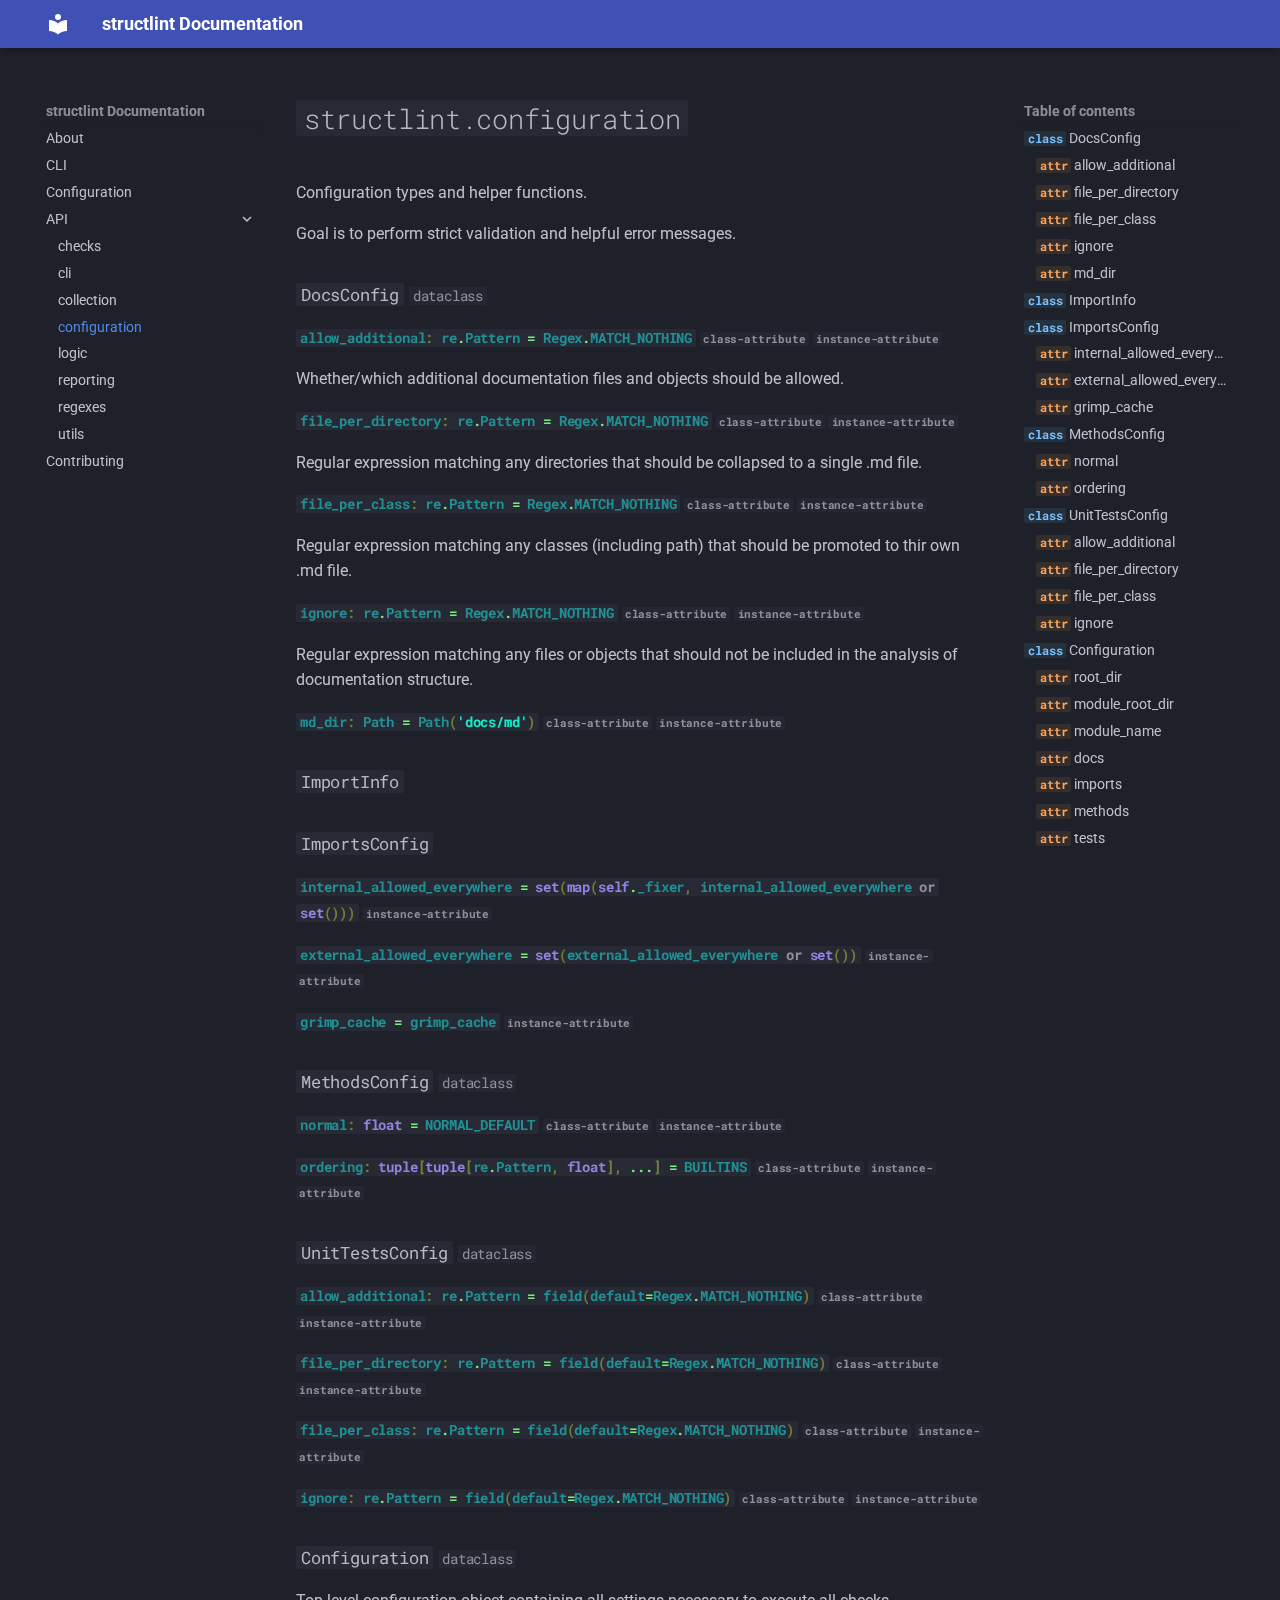
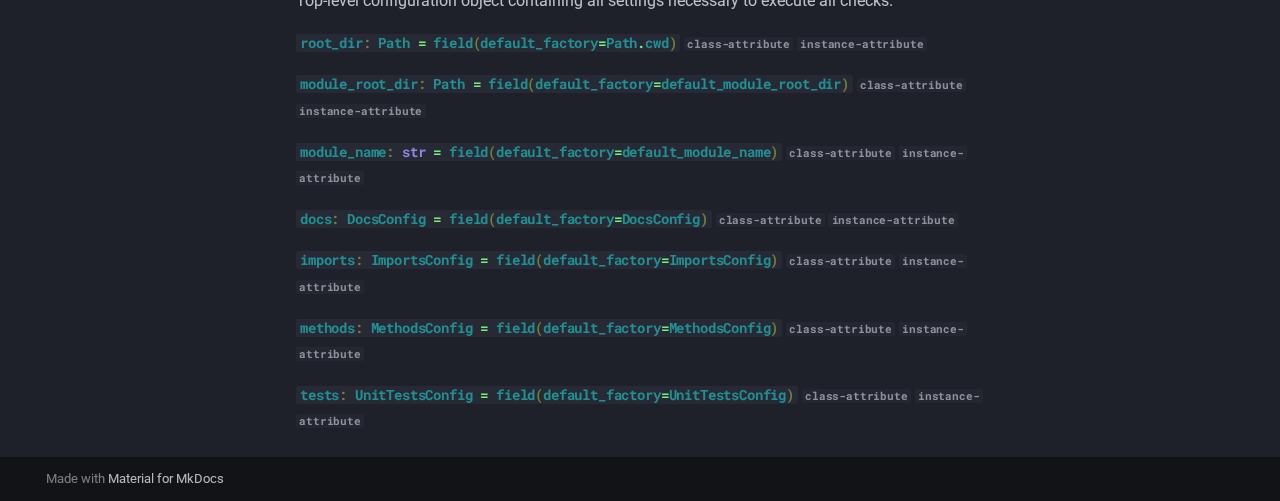
<file: api/configuration/index.html>
<!doctype html>
<html lang="en" class="no-js">
  <head>
    
      <meta charset="utf-8">
      <meta name="viewport" content="width=device-width,initial-scale=1">
      
      
      
      
        <link rel="prev" href="../collection/">
      
      
        <link rel="next" href="../logic/">
      
      
      <link rel="icon" href="../../assets/images/favicon.png">
      <meta name="generator" content="mkdocs-1.6.1, mkdocs-material-9.6.15">
    
    
      
        <title>configuration - structlint Documentation</title>
      
    
    
      <link rel="stylesheet" href="../../assets/stylesheets/main.342714a4.min.css">
      
        
        <link rel="stylesheet" href="../../assets/stylesheets/palette.06af60db.min.css">
      
      


    
    
      
    
    
      
        
        
        <link rel="preconnect" href="https://fonts.gstatic.com" crossorigin>
        <link rel="stylesheet" href="https://fonts.googleapis.com/css?family=Roboto:300,300i,400,400i,700,700i%7CRoboto+Mono:400,400i,700,700i&display=fallback">
        <style>:root{--md-text-font:"Roboto";--md-code-font:"Roboto Mono"}</style>
      
    
    
      <link rel="stylesheet" href="../../assets/_mkdocstrings.css">
    
      <link rel="stylesheet" href="../../stylesheets/extra.css">
    
    <script>__md_scope=new URL("../..",location),__md_hash=e=>[...e].reduce(((e,_)=>(e<<5)-e+_.charCodeAt(0)),0),__md_get=(e,_=localStorage,t=__md_scope)=>JSON.parse(_.getItem(t.pathname+"."+e)),__md_set=(e,_,t=localStorage,a=__md_scope)=>{try{t.setItem(a.pathname+"."+e,JSON.stringify(_))}catch(e){}}</script>
    
      

    
    
    
  </head>
  
  
    
    
    
    
    
    <body dir="ltr" data-md-color-scheme="slate" data-md-color-primary="indigo" data-md-color-accent="teal">
  
    
    <input class="md-toggle" data-md-toggle="drawer" type="checkbox" id="__drawer" autocomplete="off">
    <input class="md-toggle" data-md-toggle="search" type="checkbox" id="__search" autocomplete="off">
    <label class="md-overlay" for="__drawer"></label>
    <div data-md-component="skip">
      
        
        <a href="#structlint.configuration" class="md-skip">
          Skip to content
        </a>
      
    </div>
    <div data-md-component="announce">
      
    </div>
    
    
      

  

<header class="md-header md-header--shadow" data-md-component="header">
  <nav class="md-header__inner md-grid" aria-label="Header">
    <a href="../.." title="structlint Documentation" class="md-header__button md-logo" aria-label="structlint Documentation" data-md-component="logo">
      
  
  <svg xmlns="http://www.w3.org/2000/svg" viewBox="0 0 24 24"><path d="M12 8a3 3 0 0 0 3-3 3 3 0 0 0-3-3 3 3 0 0 0-3 3 3 3 0 0 0 3 3m0 3.54C9.64 9.35 6.5 8 3 8v11c3.5 0 6.64 1.35 9 3.54 2.36-2.19 5.5-3.54 9-3.54V8c-3.5 0-6.64 1.35-9 3.54"/></svg>

    </a>
    <label class="md-header__button md-icon" for="__drawer">
      
      <svg xmlns="http://www.w3.org/2000/svg" viewBox="0 0 24 24"><path d="M3 6h18v2H3zm0 5h18v2H3zm0 5h18v2H3z"/></svg>
    </label>
    <div class="md-header__title" data-md-component="header-title">
      <div class="md-header__ellipsis">
        <div class="md-header__topic">
          <span class="md-ellipsis">
            structlint Documentation
          </span>
        </div>
        <div class="md-header__topic" data-md-component="header-topic">
          <span class="md-ellipsis">
            
              configuration
            
          </span>
        </div>
      </div>
    </div>
    
      
    
    
    
    
    
  </nav>
  
</header>
    
    <div class="md-container" data-md-component="container">
      
      
        
          
        
      
      <main class="md-main" data-md-component="main">
        <div class="md-main__inner md-grid">
          
            
              
              <div class="md-sidebar md-sidebar--primary" data-md-component="sidebar" data-md-type="navigation" >
                <div class="md-sidebar__scrollwrap">
                  <div class="md-sidebar__inner">
                    



<nav class="md-nav md-nav--primary" aria-label="Navigation" data-md-level="0">
  <label class="md-nav__title" for="__drawer">
    <a href="../.." title="structlint Documentation" class="md-nav__button md-logo" aria-label="structlint Documentation" data-md-component="logo">
      
  
  <svg xmlns="http://www.w3.org/2000/svg" viewBox="0 0 24 24"><path d="M12 8a3 3 0 0 0 3-3 3 3 0 0 0-3-3 3 3 0 0 0-3 3 3 3 0 0 0 3 3m0 3.54C9.64 9.35 6.5 8 3 8v11c3.5 0 6.64 1.35 9 3.54 2.36-2.19 5.5-3.54 9-3.54V8c-3.5 0-6.64 1.35-9 3.54"/></svg>

    </a>
    structlint Documentation
  </label>
  
  <ul class="md-nav__list" data-md-scrollfix>
    
      
      
  
  
  
  
    <li class="md-nav__item">
      <a href="../.." class="md-nav__link">
        
  
  
  <span class="md-ellipsis">
    About
    
  </span>
  

      </a>
    </li>
  

    
      
      
  
  
  
  
    <li class="md-nav__item">
      <a href="../../cli_/" class="md-nav__link">
        
  
  
  <span class="md-ellipsis">
    CLI
    
  </span>
  

      </a>
    </li>
  

    
      
      
  
  
  
  
    <li class="md-nav__item">
      <a href="../../configuration_/" class="md-nav__link">
        
  
  
  <span class="md-ellipsis">
    Configuration
    
  </span>
  

      </a>
    </li>
  

    
      
      
  
  
    
  
  
  
    
    
    
    
    
    <li class="md-nav__item md-nav__item--active md-nav__item--nested">
      
        
        
        <input class="md-nav__toggle md-toggle " type="checkbox" id="__nav_4" checked>
        
          
          <label class="md-nav__link" for="__nav_4" id="__nav_4_label" tabindex="0">
            
  
  
  <span class="md-ellipsis">
    API
    
  </span>
  

            <span class="md-nav__icon md-icon"></span>
          </label>
        
        <nav class="md-nav" data-md-level="1" aria-labelledby="__nav_4_label" aria-expanded="true">
          <label class="md-nav__title" for="__nav_4">
            <span class="md-nav__icon md-icon"></span>
            API
          </label>
          <ul class="md-nav__list" data-md-scrollfix>
            
              
                
  
  
  
  
    <li class="md-nav__item">
      <a href="../checks/" class="md-nav__link">
        
  
  
  <span class="md-ellipsis">
    checks
    
  </span>
  

      </a>
    </li>
  

              
            
              
                
  
  
  
  
    <li class="md-nav__item">
      <a href="../cli/" class="md-nav__link">
        
  
  
  <span class="md-ellipsis">
    cli
    
  </span>
  

      </a>
    </li>
  

              
            
              
                
  
  
  
  
    <li class="md-nav__item">
      <a href="../collection/" class="md-nav__link">
        
  
  
  <span class="md-ellipsis">
    collection
    
  </span>
  

      </a>
    </li>
  

              
            
              
                
  
  
    
  
  
  
    <li class="md-nav__item md-nav__item--active">
      
      <input class="md-nav__toggle md-toggle" type="checkbox" id="__toc">
      
      
        
      
      
        <label class="md-nav__link md-nav__link--active" for="__toc">
          
  
  
  <span class="md-ellipsis">
    configuration
    
  </span>
  

          <span class="md-nav__icon md-icon"></span>
        </label>
      
      <a href="./" class="md-nav__link md-nav__link--active">
        
  
  
  <span class="md-ellipsis">
    configuration
    
  </span>
  

      </a>
      
        

<nav class="md-nav md-nav--secondary" aria-label="Table of contents">
  
  
  
    
  
  
    <label class="md-nav__title" for="__toc">
      <span class="md-nav__icon md-icon"></span>
      Table of contents
    </label>
    <ul class="md-nav__list" data-md-component="toc" data-md-scrollfix>
      
        <li class="md-nav__item">
  <a href="#structlint.configuration.DocsConfig" class="md-nav__link">
    <span class="md-ellipsis">
      <code class="doc-symbol doc-symbol-toc doc-symbol-class"></code>&nbsp;DocsConfig
    </span>
  </a>
  
    <nav class="md-nav" aria-label=" DocsConfig">
      <ul class="md-nav__list">
        
          <li class="md-nav__item">
  <a href="#structlint.configuration.DocsConfig.allow_additional" class="md-nav__link">
    <span class="md-ellipsis">
      <code class="doc-symbol doc-symbol-toc doc-symbol-attribute"></code>&nbsp;allow_additional
    </span>
  </a>
  
</li>
        
          <li class="md-nav__item">
  <a href="#structlint.configuration.DocsConfig.file_per_directory" class="md-nav__link">
    <span class="md-ellipsis">
      <code class="doc-symbol doc-symbol-toc doc-symbol-attribute"></code>&nbsp;file_per_directory
    </span>
  </a>
  
</li>
        
          <li class="md-nav__item">
  <a href="#structlint.configuration.DocsConfig.file_per_class" class="md-nav__link">
    <span class="md-ellipsis">
      <code class="doc-symbol doc-symbol-toc doc-symbol-attribute"></code>&nbsp;file_per_class
    </span>
  </a>
  
</li>
        
          <li class="md-nav__item">
  <a href="#structlint.configuration.DocsConfig.ignore" class="md-nav__link">
    <span class="md-ellipsis">
      <code class="doc-symbol doc-symbol-toc doc-symbol-attribute"></code>&nbsp;ignore
    </span>
  </a>
  
</li>
        
          <li class="md-nav__item">
  <a href="#structlint.configuration.DocsConfig.md_dir" class="md-nav__link">
    <span class="md-ellipsis">
      <code class="doc-symbol doc-symbol-toc doc-symbol-attribute"></code>&nbsp;md_dir
    </span>
  </a>
  
</li>
        
      </ul>
    </nav>
  
</li>
      
        <li class="md-nav__item">
  <a href="#structlint.configuration.ImportInfo" class="md-nav__link">
    <span class="md-ellipsis">
      <code class="doc-symbol doc-symbol-toc doc-symbol-class"></code>&nbsp;ImportInfo
    </span>
  </a>
  
</li>
      
        <li class="md-nav__item">
  <a href="#structlint.configuration.ImportsConfig" class="md-nav__link">
    <span class="md-ellipsis">
      <code class="doc-symbol doc-symbol-toc doc-symbol-class"></code>&nbsp;ImportsConfig
    </span>
  </a>
  
    <nav class="md-nav" aria-label=" ImportsConfig">
      <ul class="md-nav__list">
        
          <li class="md-nav__item">
  <a href="#structlint.configuration.ImportsConfig.internal_allowed_everywhere" class="md-nav__link">
    <span class="md-ellipsis">
      <code class="doc-symbol doc-symbol-toc doc-symbol-attribute"></code>&nbsp;internal_allowed_everywhere
    </span>
  </a>
  
</li>
        
          <li class="md-nav__item">
  <a href="#structlint.configuration.ImportsConfig.external_allowed_everywhere" class="md-nav__link">
    <span class="md-ellipsis">
      <code class="doc-symbol doc-symbol-toc doc-symbol-attribute"></code>&nbsp;external_allowed_everywhere
    </span>
  </a>
  
</li>
        
          <li class="md-nav__item">
  <a href="#structlint.configuration.ImportsConfig.grimp_cache" class="md-nav__link">
    <span class="md-ellipsis">
      <code class="doc-symbol doc-symbol-toc doc-symbol-attribute"></code>&nbsp;grimp_cache
    </span>
  </a>
  
</li>
        
      </ul>
    </nav>
  
</li>
      
        <li class="md-nav__item">
  <a href="#structlint.configuration.MethodsConfig" class="md-nav__link">
    <span class="md-ellipsis">
      <code class="doc-symbol doc-symbol-toc doc-symbol-class"></code>&nbsp;MethodsConfig
    </span>
  </a>
  
    <nav class="md-nav" aria-label=" MethodsConfig">
      <ul class="md-nav__list">
        
          <li class="md-nav__item">
  <a href="#structlint.configuration.MethodsConfig.normal" class="md-nav__link">
    <span class="md-ellipsis">
      <code class="doc-symbol doc-symbol-toc doc-symbol-attribute"></code>&nbsp;normal
    </span>
  </a>
  
</li>
        
          <li class="md-nav__item">
  <a href="#structlint.configuration.MethodsConfig.ordering" class="md-nav__link">
    <span class="md-ellipsis">
      <code class="doc-symbol doc-symbol-toc doc-symbol-attribute"></code>&nbsp;ordering
    </span>
  </a>
  
</li>
        
      </ul>
    </nav>
  
</li>
      
        <li class="md-nav__item">
  <a href="#structlint.configuration.UnitTestsConfig" class="md-nav__link">
    <span class="md-ellipsis">
      <code class="doc-symbol doc-symbol-toc doc-symbol-class"></code>&nbsp;UnitTestsConfig
    </span>
  </a>
  
    <nav class="md-nav" aria-label=" UnitTestsConfig">
      <ul class="md-nav__list">
        
          <li class="md-nav__item">
  <a href="#structlint.configuration.UnitTestsConfig.allow_additional" class="md-nav__link">
    <span class="md-ellipsis">
      <code class="doc-symbol doc-symbol-toc doc-symbol-attribute"></code>&nbsp;allow_additional
    </span>
  </a>
  
</li>
        
          <li class="md-nav__item">
  <a href="#structlint.configuration.UnitTestsConfig.file_per_directory" class="md-nav__link">
    <span class="md-ellipsis">
      <code class="doc-symbol doc-symbol-toc doc-symbol-attribute"></code>&nbsp;file_per_directory
    </span>
  </a>
  
</li>
        
          <li class="md-nav__item">
  <a href="#structlint.configuration.UnitTestsConfig.file_per_class" class="md-nav__link">
    <span class="md-ellipsis">
      <code class="doc-symbol doc-symbol-toc doc-symbol-attribute"></code>&nbsp;file_per_class
    </span>
  </a>
  
</li>
        
          <li class="md-nav__item">
  <a href="#structlint.configuration.UnitTestsConfig.ignore" class="md-nav__link">
    <span class="md-ellipsis">
      <code class="doc-symbol doc-symbol-toc doc-symbol-attribute"></code>&nbsp;ignore
    </span>
  </a>
  
</li>
        
      </ul>
    </nav>
  
</li>
      
        <li class="md-nav__item">
  <a href="#structlint.configuration.Configuration" class="md-nav__link">
    <span class="md-ellipsis">
      <code class="doc-symbol doc-symbol-toc doc-symbol-class"></code>&nbsp;Configuration
    </span>
  </a>
  
    <nav class="md-nav" aria-label=" Configuration">
      <ul class="md-nav__list">
        
          <li class="md-nav__item">
  <a href="#structlint.configuration.Configuration.root_dir" class="md-nav__link">
    <span class="md-ellipsis">
      <code class="doc-symbol doc-symbol-toc doc-symbol-attribute"></code>&nbsp;root_dir
    </span>
  </a>
  
</li>
        
          <li class="md-nav__item">
  <a href="#structlint.configuration.Configuration.module_root_dir" class="md-nav__link">
    <span class="md-ellipsis">
      <code class="doc-symbol doc-symbol-toc doc-symbol-attribute"></code>&nbsp;module_root_dir
    </span>
  </a>
  
</li>
        
          <li class="md-nav__item">
  <a href="#structlint.configuration.Configuration.module_name" class="md-nav__link">
    <span class="md-ellipsis">
      <code class="doc-symbol doc-symbol-toc doc-symbol-attribute"></code>&nbsp;module_name
    </span>
  </a>
  
</li>
        
          <li class="md-nav__item">
  <a href="#structlint.configuration.Configuration.docs" class="md-nav__link">
    <span class="md-ellipsis">
      <code class="doc-symbol doc-symbol-toc doc-symbol-attribute"></code>&nbsp;docs
    </span>
  </a>
  
</li>
        
          <li class="md-nav__item">
  <a href="#structlint.configuration.Configuration.imports" class="md-nav__link">
    <span class="md-ellipsis">
      <code class="doc-symbol doc-symbol-toc doc-symbol-attribute"></code>&nbsp;imports
    </span>
  </a>
  
</li>
        
          <li class="md-nav__item">
  <a href="#structlint.configuration.Configuration.methods" class="md-nav__link">
    <span class="md-ellipsis">
      <code class="doc-symbol doc-symbol-toc doc-symbol-attribute"></code>&nbsp;methods
    </span>
  </a>
  
</li>
        
          <li class="md-nav__item">
  <a href="#structlint.configuration.Configuration.tests" class="md-nav__link">
    <span class="md-ellipsis">
      <code class="doc-symbol doc-symbol-toc doc-symbol-attribute"></code>&nbsp;tests
    </span>
  </a>
  
</li>
        
      </ul>
    </nav>
  
</li>
      
    </ul>
  
</nav>
      
    </li>
  

              
            
              
                
  
  
  
  
    <li class="md-nav__item">
      <a href="../logic/" class="md-nav__link">
        
  
  
  <span class="md-ellipsis">
    logic
    
  </span>
  

      </a>
    </li>
  

              
            
              
                
  
  
  
  
    <li class="md-nav__item">
      <a href="../reporting/" class="md-nav__link">
        
  
  
  <span class="md-ellipsis">
    reporting
    
  </span>
  

      </a>
    </li>
  

              
            
              
                
  
  
  
  
    <li class="md-nav__item">
      <a href="../regexes/" class="md-nav__link">
        
  
  
  <span class="md-ellipsis">
    regexes
    
  </span>
  

      </a>
    </li>
  

              
            
              
                
  
  
  
  
    <li class="md-nav__item">
      <a href="../utils/" class="md-nav__link">
        
  
  
  <span class="md-ellipsis">
    utils
    
  </span>
  

      </a>
    </li>
  

              
            
          </ul>
        </nav>
      
    </li>
  

    
      
      
  
  
  
  
    <li class="md-nav__item">
      <a href="../../contributing/" class="md-nav__link">
        
  
  
  <span class="md-ellipsis">
    Contributing
    
  </span>
  

      </a>
    </li>
  

    
  </ul>
</nav>
                  </div>
                </div>
              </div>
            
            
              
              <div class="md-sidebar md-sidebar--secondary" data-md-component="sidebar" data-md-type="toc" >
                <div class="md-sidebar__scrollwrap">
                  <div class="md-sidebar__inner">
                    

<nav class="md-nav md-nav--secondary" aria-label="Table of contents">
  
  
  
    
  
  
    <label class="md-nav__title" for="__toc">
      <span class="md-nav__icon md-icon"></span>
      Table of contents
    </label>
    <ul class="md-nav__list" data-md-component="toc" data-md-scrollfix>
      
        <li class="md-nav__item">
  <a href="#structlint.configuration.DocsConfig" class="md-nav__link">
    <span class="md-ellipsis">
      <code class="doc-symbol doc-symbol-toc doc-symbol-class"></code>&nbsp;DocsConfig
    </span>
  </a>
  
    <nav class="md-nav" aria-label=" DocsConfig">
      <ul class="md-nav__list">
        
          <li class="md-nav__item">
  <a href="#structlint.configuration.DocsConfig.allow_additional" class="md-nav__link">
    <span class="md-ellipsis">
      <code class="doc-symbol doc-symbol-toc doc-symbol-attribute"></code>&nbsp;allow_additional
    </span>
  </a>
  
</li>
        
          <li class="md-nav__item">
  <a href="#structlint.configuration.DocsConfig.file_per_directory" class="md-nav__link">
    <span class="md-ellipsis">
      <code class="doc-symbol doc-symbol-toc doc-symbol-attribute"></code>&nbsp;file_per_directory
    </span>
  </a>
  
</li>
        
          <li class="md-nav__item">
  <a href="#structlint.configuration.DocsConfig.file_per_class" class="md-nav__link">
    <span class="md-ellipsis">
      <code class="doc-symbol doc-symbol-toc doc-symbol-attribute"></code>&nbsp;file_per_class
    </span>
  </a>
  
</li>
        
          <li class="md-nav__item">
  <a href="#structlint.configuration.DocsConfig.ignore" class="md-nav__link">
    <span class="md-ellipsis">
      <code class="doc-symbol doc-symbol-toc doc-symbol-attribute"></code>&nbsp;ignore
    </span>
  </a>
  
</li>
        
          <li class="md-nav__item">
  <a href="#structlint.configuration.DocsConfig.md_dir" class="md-nav__link">
    <span class="md-ellipsis">
      <code class="doc-symbol doc-symbol-toc doc-symbol-attribute"></code>&nbsp;md_dir
    </span>
  </a>
  
</li>
        
      </ul>
    </nav>
  
</li>
      
        <li class="md-nav__item">
  <a href="#structlint.configuration.ImportInfo" class="md-nav__link">
    <span class="md-ellipsis">
      <code class="doc-symbol doc-symbol-toc doc-symbol-class"></code>&nbsp;ImportInfo
    </span>
  </a>
  
</li>
      
        <li class="md-nav__item">
  <a href="#structlint.configuration.ImportsConfig" class="md-nav__link">
    <span class="md-ellipsis">
      <code class="doc-symbol doc-symbol-toc doc-symbol-class"></code>&nbsp;ImportsConfig
    </span>
  </a>
  
    <nav class="md-nav" aria-label=" ImportsConfig">
      <ul class="md-nav__list">
        
          <li class="md-nav__item">
  <a href="#structlint.configuration.ImportsConfig.internal_allowed_everywhere" class="md-nav__link">
    <span class="md-ellipsis">
      <code class="doc-symbol doc-symbol-toc doc-symbol-attribute"></code>&nbsp;internal_allowed_everywhere
    </span>
  </a>
  
</li>
        
          <li class="md-nav__item">
  <a href="#structlint.configuration.ImportsConfig.external_allowed_everywhere" class="md-nav__link">
    <span class="md-ellipsis">
      <code class="doc-symbol doc-symbol-toc doc-symbol-attribute"></code>&nbsp;external_allowed_everywhere
    </span>
  </a>
  
</li>
        
          <li class="md-nav__item">
  <a href="#structlint.configuration.ImportsConfig.grimp_cache" class="md-nav__link">
    <span class="md-ellipsis">
      <code class="doc-symbol doc-symbol-toc doc-symbol-attribute"></code>&nbsp;grimp_cache
    </span>
  </a>
  
</li>
        
      </ul>
    </nav>
  
</li>
      
        <li class="md-nav__item">
  <a href="#structlint.configuration.MethodsConfig" class="md-nav__link">
    <span class="md-ellipsis">
      <code class="doc-symbol doc-symbol-toc doc-symbol-class"></code>&nbsp;MethodsConfig
    </span>
  </a>
  
    <nav class="md-nav" aria-label=" MethodsConfig">
      <ul class="md-nav__list">
        
          <li class="md-nav__item">
  <a href="#structlint.configuration.MethodsConfig.normal" class="md-nav__link">
    <span class="md-ellipsis">
      <code class="doc-symbol doc-symbol-toc doc-symbol-attribute"></code>&nbsp;normal
    </span>
  </a>
  
</li>
        
          <li class="md-nav__item">
  <a href="#structlint.configuration.MethodsConfig.ordering" class="md-nav__link">
    <span class="md-ellipsis">
      <code class="doc-symbol doc-symbol-toc doc-symbol-attribute"></code>&nbsp;ordering
    </span>
  </a>
  
</li>
        
      </ul>
    </nav>
  
</li>
      
        <li class="md-nav__item">
  <a href="#structlint.configuration.UnitTestsConfig" class="md-nav__link">
    <span class="md-ellipsis">
      <code class="doc-symbol doc-symbol-toc doc-symbol-class"></code>&nbsp;UnitTestsConfig
    </span>
  </a>
  
    <nav class="md-nav" aria-label=" UnitTestsConfig">
      <ul class="md-nav__list">
        
          <li class="md-nav__item">
  <a href="#structlint.configuration.UnitTestsConfig.allow_additional" class="md-nav__link">
    <span class="md-ellipsis">
      <code class="doc-symbol doc-symbol-toc doc-symbol-attribute"></code>&nbsp;allow_additional
    </span>
  </a>
  
</li>
        
          <li class="md-nav__item">
  <a href="#structlint.configuration.UnitTestsConfig.file_per_directory" class="md-nav__link">
    <span class="md-ellipsis">
      <code class="doc-symbol doc-symbol-toc doc-symbol-attribute"></code>&nbsp;file_per_directory
    </span>
  </a>
  
</li>
        
          <li class="md-nav__item">
  <a href="#structlint.configuration.UnitTestsConfig.file_per_class" class="md-nav__link">
    <span class="md-ellipsis">
      <code class="doc-symbol doc-symbol-toc doc-symbol-attribute"></code>&nbsp;file_per_class
    </span>
  </a>
  
</li>
        
          <li class="md-nav__item">
  <a href="#structlint.configuration.UnitTestsConfig.ignore" class="md-nav__link">
    <span class="md-ellipsis">
      <code class="doc-symbol doc-symbol-toc doc-symbol-attribute"></code>&nbsp;ignore
    </span>
  </a>
  
</li>
        
      </ul>
    </nav>
  
</li>
      
        <li class="md-nav__item">
  <a href="#structlint.configuration.Configuration" class="md-nav__link">
    <span class="md-ellipsis">
      <code class="doc-symbol doc-symbol-toc doc-symbol-class"></code>&nbsp;Configuration
    </span>
  </a>
  
    <nav class="md-nav" aria-label=" Configuration">
      <ul class="md-nav__list">
        
          <li class="md-nav__item">
  <a href="#structlint.configuration.Configuration.root_dir" class="md-nav__link">
    <span class="md-ellipsis">
      <code class="doc-symbol doc-symbol-toc doc-symbol-attribute"></code>&nbsp;root_dir
    </span>
  </a>
  
</li>
        
          <li class="md-nav__item">
  <a href="#structlint.configuration.Configuration.module_root_dir" class="md-nav__link">
    <span class="md-ellipsis">
      <code class="doc-symbol doc-symbol-toc doc-symbol-attribute"></code>&nbsp;module_root_dir
    </span>
  </a>
  
</li>
        
          <li class="md-nav__item">
  <a href="#structlint.configuration.Configuration.module_name" class="md-nav__link">
    <span class="md-ellipsis">
      <code class="doc-symbol doc-symbol-toc doc-symbol-attribute"></code>&nbsp;module_name
    </span>
  </a>
  
</li>
        
          <li class="md-nav__item">
  <a href="#structlint.configuration.Configuration.docs" class="md-nav__link">
    <span class="md-ellipsis">
      <code class="doc-symbol doc-symbol-toc doc-symbol-attribute"></code>&nbsp;docs
    </span>
  </a>
  
</li>
        
          <li class="md-nav__item">
  <a href="#structlint.configuration.Configuration.imports" class="md-nav__link">
    <span class="md-ellipsis">
      <code class="doc-symbol doc-symbol-toc doc-symbol-attribute"></code>&nbsp;imports
    </span>
  </a>
  
</li>
        
          <li class="md-nav__item">
  <a href="#structlint.configuration.Configuration.methods" class="md-nav__link">
    <span class="md-ellipsis">
      <code class="doc-symbol doc-symbol-toc doc-symbol-attribute"></code>&nbsp;methods
    </span>
  </a>
  
</li>
        
          <li class="md-nav__item">
  <a href="#structlint.configuration.Configuration.tests" class="md-nav__link">
    <span class="md-ellipsis">
      <code class="doc-symbol doc-symbol-toc doc-symbol-attribute"></code>&nbsp;tests
    </span>
  </a>
  
</li>
        
      </ul>
    </nav>
  
</li>
      
    </ul>
  
</nav>
                  </div>
                </div>
              </div>
            
          
          
            <div class="md-content" data-md-component="content">
              <article class="md-content__inner md-typeset">
                
                  



<div class="doc doc-object doc-module">



<h1 id="structlint.configuration" class="doc doc-heading">
            <code>structlint.configuration</code>


</h1>

    <div class="doc doc-contents first">

        <p>Configuration types and helper functions.</p>
<p>Goal is to perform strict validation and helpful error messages.</p>









  <div class="doc doc-children">











  </div>

    </div>

</div>

<div class="doc doc-object doc-class">



<h3 id="structlint.configuration.DocsConfig" class="doc doc-heading">
            <code>DocsConfig</code>


  <span class="doc doc-labels">
      <small class="doc doc-label doc-label-dataclass"><code>dataclass</code></small>
  </span>

</h3>


    <div class="doc doc-contents first">











  <div class="doc doc-children">







<div class="doc doc-object doc-attribute">



<h4 id="structlint.configuration.DocsConfig.allow_additional" class="doc doc-heading">
            <code class="highlight language-python"><span class="n">allow_additional</span><span class="p">:</span> <span class="n">re</span><span class="o">.</span><span class="n">Pattern</span> <span class="o">=</span> <span class="n">Regex</span><span class="o">.</span><span class="n">MATCH_NOTHING</span></code>

  <span class="doc doc-labels">
      <small class="doc doc-label doc-label-class-attribute"><code>class-attribute</code></small>
      <small class="doc doc-label doc-label-instance-attribute"><code>instance-attribute</code></small>
  </span>

</h4>


    <div class="doc doc-contents ">

        <p>Whether/which additional documentation files and objects should be allowed.</p>

    </div>

</div>

<div class="doc doc-object doc-attribute">



<h4 id="structlint.configuration.DocsConfig.file_per_directory" class="doc doc-heading">
            <code class="highlight language-python"><span class="n">file_per_directory</span><span class="p">:</span> <span class="n">re</span><span class="o">.</span><span class="n">Pattern</span> <span class="o">=</span> <span class="n">Regex</span><span class="o">.</span><span class="n">MATCH_NOTHING</span></code>

  <span class="doc doc-labels">
      <small class="doc doc-label doc-label-class-attribute"><code>class-attribute</code></small>
      <small class="doc doc-label doc-label-instance-attribute"><code>instance-attribute</code></small>
  </span>

</h4>


    <div class="doc doc-contents ">

        <p>Regular expression matching any directories that should be collapsed to
    a single .md file.</p>

    </div>

</div>

<div class="doc doc-object doc-attribute">



<h4 id="structlint.configuration.DocsConfig.file_per_class" class="doc doc-heading">
            <code class="highlight language-python"><span class="n">file_per_class</span><span class="p">:</span> <span class="n">re</span><span class="o">.</span><span class="n">Pattern</span> <span class="o">=</span> <span class="n">Regex</span><span class="o">.</span><span class="n">MATCH_NOTHING</span></code>

  <span class="doc doc-labels">
      <small class="doc doc-label doc-label-class-attribute"><code>class-attribute</code></small>
      <small class="doc doc-label doc-label-instance-attribute"><code>instance-attribute</code></small>
  </span>

</h4>


    <div class="doc doc-contents ">

        <p>Regular expression matching any classes (including path) that should be
promoted to thir own .md file.</p>

    </div>

</div>

<div class="doc doc-object doc-attribute">



<h4 id="structlint.configuration.DocsConfig.ignore" class="doc doc-heading">
            <code class="highlight language-python"><span class="n">ignore</span><span class="p">:</span> <span class="n">re</span><span class="o">.</span><span class="n">Pattern</span> <span class="o">=</span> <span class="n">Regex</span><span class="o">.</span><span class="n">MATCH_NOTHING</span></code>

  <span class="doc doc-labels">
      <small class="doc doc-label doc-label-class-attribute"><code>class-attribute</code></small>
      <small class="doc doc-label doc-label-instance-attribute"><code>instance-attribute</code></small>
  </span>

</h4>


    <div class="doc doc-contents ">

        <p>Regular expression matching any files or objects that should not be included in the
    analysis of documentation structure.</p>

    </div>

</div>

<div class="doc doc-object doc-attribute">



<h4 id="structlint.configuration.DocsConfig.md_dir" class="doc doc-heading">
            <code class="highlight language-python"><span class="n">md_dir</span><span class="p">:</span> <span class="n">Path</span> <span class="o">=</span> <span class="n">Path</span><span class="p">(</span><span class="s1">&#39;docs/md&#39;</span><span class="p">)</span></code>

  <span class="doc doc-labels">
      <small class="doc doc-label doc-label-class-attribute"><code>class-attribute</code></small>
      <small class="doc doc-label doc-label-instance-attribute"><code>instance-attribute</code></small>
  </span>

</h4>


    <div class="doc doc-contents ">

        

    </div>

</div>





  </div>

    </div>

</div>

<div class="doc doc-object doc-class">



<h3 id="structlint.configuration.ImportInfo" class="doc doc-heading">
            <code>ImportInfo</code>


</h3>


    <div class="doc doc-contents first">











  <div class="doc doc-children">











  </div>

    </div>

</div>

<div class="doc doc-object doc-class">



<h3 id="structlint.configuration.ImportsConfig" class="doc doc-heading">
            <code>ImportsConfig</code>


</h3>


    <div class="doc doc-contents first">











  <div class="doc doc-children">







<div class="doc doc-object doc-attribute">



<h4 id="structlint.configuration.ImportsConfig.internal_allowed_everywhere" class="doc doc-heading">
            <code class="highlight language-python"><span class="n">internal_allowed_everywhere</span> <span class="o">=</span> <span class="nb">set</span><span class="p">(</span><span class="nb">map</span><span class="p">(</span><span class="bp">self</span><span class="o">.</span><span class="n">_fixer</span><span class="p">,</span> <span class="n">internal_allowed_everywhere</span> <span class="ow">or</span> <span class="nb">set</span><span class="p">()))</span></code>

  <span class="doc doc-labels">
      <small class="doc doc-label doc-label-instance-attribute"><code>instance-attribute</code></small>
  </span>

</h4>


    <div class="doc doc-contents ">

    </div>

</div>

<div class="doc doc-object doc-attribute">



<h4 id="structlint.configuration.ImportsConfig.external_allowed_everywhere" class="doc doc-heading">
            <code class="highlight language-python"><span class="n">external_allowed_everywhere</span> <span class="o">=</span> <span class="nb">set</span><span class="p">(</span><span class="n">external_allowed_everywhere</span> <span class="ow">or</span> <span class="nb">set</span><span class="p">())</span></code>

  <span class="doc doc-labels">
      <small class="doc doc-label doc-label-instance-attribute"><code>instance-attribute</code></small>
  </span>

</h4>


    <div class="doc doc-contents ">

    </div>

</div>

<div class="doc doc-object doc-attribute">



<h4 id="structlint.configuration.ImportsConfig.grimp_cache" class="doc doc-heading">
            <code class="highlight language-python"><span class="n">grimp_cache</span> <span class="o">=</span> <span class="n">grimp_cache</span></code>

  <span class="doc doc-labels">
      <small class="doc doc-label doc-label-instance-attribute"><code>instance-attribute</code></small>
  </span>

</h4>


    <div class="doc doc-contents ">

    </div>

</div>





  </div>

    </div>

</div>

<div class="doc doc-object doc-class">



<h3 id="structlint.configuration.MethodsConfig" class="doc doc-heading">
            <code>MethodsConfig</code>


  <span class="doc doc-labels">
      <small class="doc doc-label doc-label-dataclass"><code>dataclass</code></small>
  </span>

</h3>


    <div class="doc doc-contents first">











  <div class="doc doc-children">







<div class="doc doc-object doc-attribute">



<h4 id="structlint.configuration.MethodsConfig.normal" class="doc doc-heading">
            <code class="highlight language-python"><span class="n">normal</span><span class="p">:</span> <span class="nb">float</span> <span class="o">=</span> <span class="n">NORMAL_DEFAULT</span></code>

  <span class="doc doc-labels">
      <small class="doc doc-label doc-label-class-attribute"><code>class-attribute</code></small>
      <small class="doc doc-label doc-label-instance-attribute"><code>instance-attribute</code></small>
  </span>

</h4>


    <div class="doc doc-contents ">

    </div>

</div>

<div class="doc doc-object doc-attribute">



<h4 id="structlint.configuration.MethodsConfig.ordering" class="doc doc-heading">
            <code class="highlight language-python"><span class="n">ordering</span><span class="p">:</span> <span class="nb">tuple</span><span class="p">[</span><span class="nb">tuple</span><span class="p">[</span><span class="n">re</span><span class="o">.</span><span class="n">Pattern</span><span class="p">,</span> <span class="nb">float</span><span class="p">],</span> <span class="o">...</span><span class="p">]</span> <span class="o">=</span> <span class="n">BUILTINS</span></code>

  <span class="doc doc-labels">
      <small class="doc doc-label doc-label-class-attribute"><code>class-attribute</code></small>
      <small class="doc doc-label doc-label-instance-attribute"><code>instance-attribute</code></small>
  </span>

</h4>


    <div class="doc doc-contents ">

    </div>

</div>





  </div>

    </div>

</div>

<div class="doc doc-object doc-class">



<h3 id="structlint.configuration.UnitTestsConfig" class="doc doc-heading">
            <code>UnitTestsConfig</code>


  <span class="doc doc-labels">
      <small class="doc doc-label doc-label-dataclass"><code>dataclass</code></small>
  </span>

</h3>


    <div class="doc doc-contents first">











  <div class="doc doc-children">







<div class="doc doc-object doc-attribute">



<h4 id="structlint.configuration.UnitTestsConfig.allow_additional" class="doc doc-heading">
            <code class="highlight language-python"><span class="n">allow_additional</span><span class="p">:</span> <span class="n">re</span><span class="o">.</span><span class="n">Pattern</span> <span class="o">=</span> <span class="n">field</span><span class="p">(</span><span class="n">default</span><span class="o">=</span><span class="n">Regex</span><span class="o">.</span><span class="n">MATCH_NOTHING</span><span class="p">)</span></code>

  <span class="doc doc-labels">
      <small class="doc doc-label doc-label-class-attribute"><code>class-attribute</code></small>
      <small class="doc doc-label doc-label-instance-attribute"><code>instance-attribute</code></small>
  </span>

</h4>


    <div class="doc doc-contents ">

    </div>

</div>

<div class="doc doc-object doc-attribute">



<h4 id="structlint.configuration.UnitTestsConfig.file_per_directory" class="doc doc-heading">
            <code class="highlight language-python"><span class="n">file_per_directory</span><span class="p">:</span> <span class="n">re</span><span class="o">.</span><span class="n">Pattern</span> <span class="o">=</span> <span class="n">field</span><span class="p">(</span><span class="n">default</span><span class="o">=</span><span class="n">Regex</span><span class="o">.</span><span class="n">MATCH_NOTHING</span><span class="p">)</span></code>

  <span class="doc doc-labels">
      <small class="doc doc-label doc-label-class-attribute"><code>class-attribute</code></small>
      <small class="doc doc-label doc-label-instance-attribute"><code>instance-attribute</code></small>
  </span>

</h4>


    <div class="doc doc-contents ">

    </div>

</div>

<div class="doc doc-object doc-attribute">



<h4 id="structlint.configuration.UnitTestsConfig.file_per_class" class="doc doc-heading">
            <code class="highlight language-python"><span class="n">file_per_class</span><span class="p">:</span> <span class="n">re</span><span class="o">.</span><span class="n">Pattern</span> <span class="o">=</span> <span class="n">field</span><span class="p">(</span><span class="n">default</span><span class="o">=</span><span class="n">Regex</span><span class="o">.</span><span class="n">MATCH_NOTHING</span><span class="p">)</span></code>

  <span class="doc doc-labels">
      <small class="doc doc-label doc-label-class-attribute"><code>class-attribute</code></small>
      <small class="doc doc-label doc-label-instance-attribute"><code>instance-attribute</code></small>
  </span>

</h4>


    <div class="doc doc-contents ">

    </div>

</div>

<div class="doc doc-object doc-attribute">



<h4 id="structlint.configuration.UnitTestsConfig.ignore" class="doc doc-heading">
            <code class="highlight language-python"><span class="n">ignore</span><span class="p">:</span> <span class="n">re</span><span class="o">.</span><span class="n">Pattern</span> <span class="o">=</span> <span class="n">field</span><span class="p">(</span><span class="n">default</span><span class="o">=</span><span class="n">Regex</span><span class="o">.</span><span class="n">MATCH_NOTHING</span><span class="p">)</span></code>

  <span class="doc doc-labels">
      <small class="doc doc-label doc-label-class-attribute"><code>class-attribute</code></small>
      <small class="doc doc-label doc-label-instance-attribute"><code>instance-attribute</code></small>
  </span>

</h4>


    <div class="doc doc-contents ">

    </div>

</div>





  </div>

    </div>

</div>

<div class="doc doc-object doc-class">



<h3 id="structlint.configuration.Configuration" class="doc doc-heading">
            <code>Configuration</code>


  <span class="doc doc-labels">
      <small class="doc doc-label doc-label-dataclass"><code>dataclass</code></small>
  </span>

</h3>


    <div class="doc doc-contents first">


        <p>Top-level configuration object containing all settings necessary to execute all checks.</p>










  <div class="doc doc-children">







<div class="doc doc-object doc-attribute">



<h4 id="structlint.configuration.Configuration.root_dir" class="doc doc-heading">
            <code class="highlight language-python"><span class="n">root_dir</span><span class="p">:</span> <span class="n">Path</span> <span class="o">=</span> <span class="n">field</span><span class="p">(</span><span class="n">default_factory</span><span class="o">=</span><span class="n">Path</span><span class="o">.</span><span class="n">cwd</span><span class="p">)</span></code>

  <span class="doc doc-labels">
      <small class="doc doc-label doc-label-class-attribute"><code>class-attribute</code></small>
      <small class="doc doc-label doc-label-instance-attribute"><code>instance-attribute</code></small>
  </span>

</h4>


    <div class="doc doc-contents ">

    </div>

</div>

<div class="doc doc-object doc-attribute">



<h4 id="structlint.configuration.Configuration.module_root_dir" class="doc doc-heading">
            <code class="highlight language-python"><span class="n">module_root_dir</span><span class="p">:</span> <span class="n">Path</span> <span class="o">=</span> <span class="n">field</span><span class="p">(</span><span class="n">default_factory</span><span class="o">=</span><span class="n">default_module_root_dir</span><span class="p">)</span></code>

  <span class="doc doc-labels">
      <small class="doc doc-label doc-label-class-attribute"><code>class-attribute</code></small>
      <small class="doc doc-label doc-label-instance-attribute"><code>instance-attribute</code></small>
  </span>

</h4>


    <div class="doc doc-contents ">

    </div>

</div>

<div class="doc doc-object doc-attribute">



<h4 id="structlint.configuration.Configuration.module_name" class="doc doc-heading">
            <code class="highlight language-python"><span class="n">module_name</span><span class="p">:</span> <span class="nb">str</span> <span class="o">=</span> <span class="n">field</span><span class="p">(</span><span class="n">default_factory</span><span class="o">=</span><span class="n">default_module_name</span><span class="p">)</span></code>

  <span class="doc doc-labels">
      <small class="doc doc-label doc-label-class-attribute"><code>class-attribute</code></small>
      <small class="doc doc-label doc-label-instance-attribute"><code>instance-attribute</code></small>
  </span>

</h4>


    <div class="doc doc-contents ">

    </div>

</div>

<div class="doc doc-object doc-attribute">



<h4 id="structlint.configuration.Configuration.docs" class="doc doc-heading">
            <code class="highlight language-python"><span class="n">docs</span><span class="p">:</span> <span class="n">DocsConfig</span> <span class="o">=</span> <span class="n">field</span><span class="p">(</span><span class="n">default_factory</span><span class="o">=</span><span class="n">DocsConfig</span><span class="p">)</span></code>

  <span class="doc doc-labels">
      <small class="doc doc-label doc-label-class-attribute"><code>class-attribute</code></small>
      <small class="doc doc-label doc-label-instance-attribute"><code>instance-attribute</code></small>
  </span>

</h4>


    <div class="doc doc-contents ">

    </div>

</div>

<div class="doc doc-object doc-attribute">



<h4 id="structlint.configuration.Configuration.imports" class="doc doc-heading">
            <code class="highlight language-python"><span class="n">imports</span><span class="p">:</span> <span class="n">ImportsConfig</span> <span class="o">=</span> <span class="n">field</span><span class="p">(</span><span class="n">default_factory</span><span class="o">=</span><span class="n">ImportsConfig</span><span class="p">)</span></code>

  <span class="doc doc-labels">
      <small class="doc doc-label doc-label-class-attribute"><code>class-attribute</code></small>
      <small class="doc doc-label doc-label-instance-attribute"><code>instance-attribute</code></small>
  </span>

</h4>


    <div class="doc doc-contents ">

    </div>

</div>

<div class="doc doc-object doc-attribute">



<h4 id="structlint.configuration.Configuration.methods" class="doc doc-heading">
            <code class="highlight language-python"><span class="n">methods</span><span class="p">:</span> <span class="n">MethodsConfig</span> <span class="o">=</span> <span class="n">field</span><span class="p">(</span><span class="n">default_factory</span><span class="o">=</span><span class="n">MethodsConfig</span><span class="p">)</span></code>

  <span class="doc doc-labels">
      <small class="doc doc-label doc-label-class-attribute"><code>class-attribute</code></small>
      <small class="doc doc-label doc-label-instance-attribute"><code>instance-attribute</code></small>
  </span>

</h4>


    <div class="doc doc-contents ">

    </div>

</div>

<div class="doc doc-object doc-attribute">



<h4 id="structlint.configuration.Configuration.tests" class="doc doc-heading">
            <code class="highlight language-python"><span class="n">tests</span><span class="p">:</span> <span class="n">UnitTestsConfig</span> <span class="o">=</span> <span class="n">field</span><span class="p">(</span><span class="n">default_factory</span><span class="o">=</span><span class="n">UnitTestsConfig</span><span class="p">)</span></code>

  <span class="doc doc-labels">
      <small class="doc doc-label doc-label-class-attribute"><code>class-attribute</code></small>
      <small class="doc doc-label doc-label-instance-attribute"><code>instance-attribute</code></small>
  </span>

</h4>


    <div class="doc doc-contents ">

    </div>

</div>





  </div>

    </div>

</div>












                
              </article>
            </div>
          
          
<script>var target=document.getElementById(location.hash.slice(1));target&&target.name&&(target.checked=target.name.startsWith("__tabbed_"))</script>
        </div>
        
      </main>
      
        <footer class="md-footer">
  
  <div class="md-footer-meta md-typeset">
    <div class="md-footer-meta__inner md-grid">
      <div class="md-copyright">
  
  
    Made with
    <a href="https://squidfunk.github.io/mkdocs-material/" target="_blank" rel="noopener">
      Material for MkDocs
    </a>
  
</div>
      
    </div>
  </div>
</footer>
      
    </div>
    <div class="md-dialog" data-md-component="dialog">
      <div class="md-dialog__inner md-typeset"></div>
    </div>
    
    
    
      
      <script id="__config" type="application/json">{"base": "../..", "features": [], "search": "../../assets/javascripts/workers/search.d50fe291.min.js", "tags": null, "translations": {"clipboard.copied": "Copied to clipboard", "clipboard.copy": "Copy to clipboard", "search.result.more.one": "1 more on this page", "search.result.more.other": "# more on this page", "search.result.none": "No matching documents", "search.result.one": "1 matching document", "search.result.other": "# matching documents", "search.result.placeholder": "Type to start searching", "search.result.term.missing": "Missing", "select.version": "Select version"}, "version": null}</script>
    
    
      <script src="../../assets/javascripts/bundle.56ea9cef.min.js"></script>
      
    
  </body>
</html>
</file>
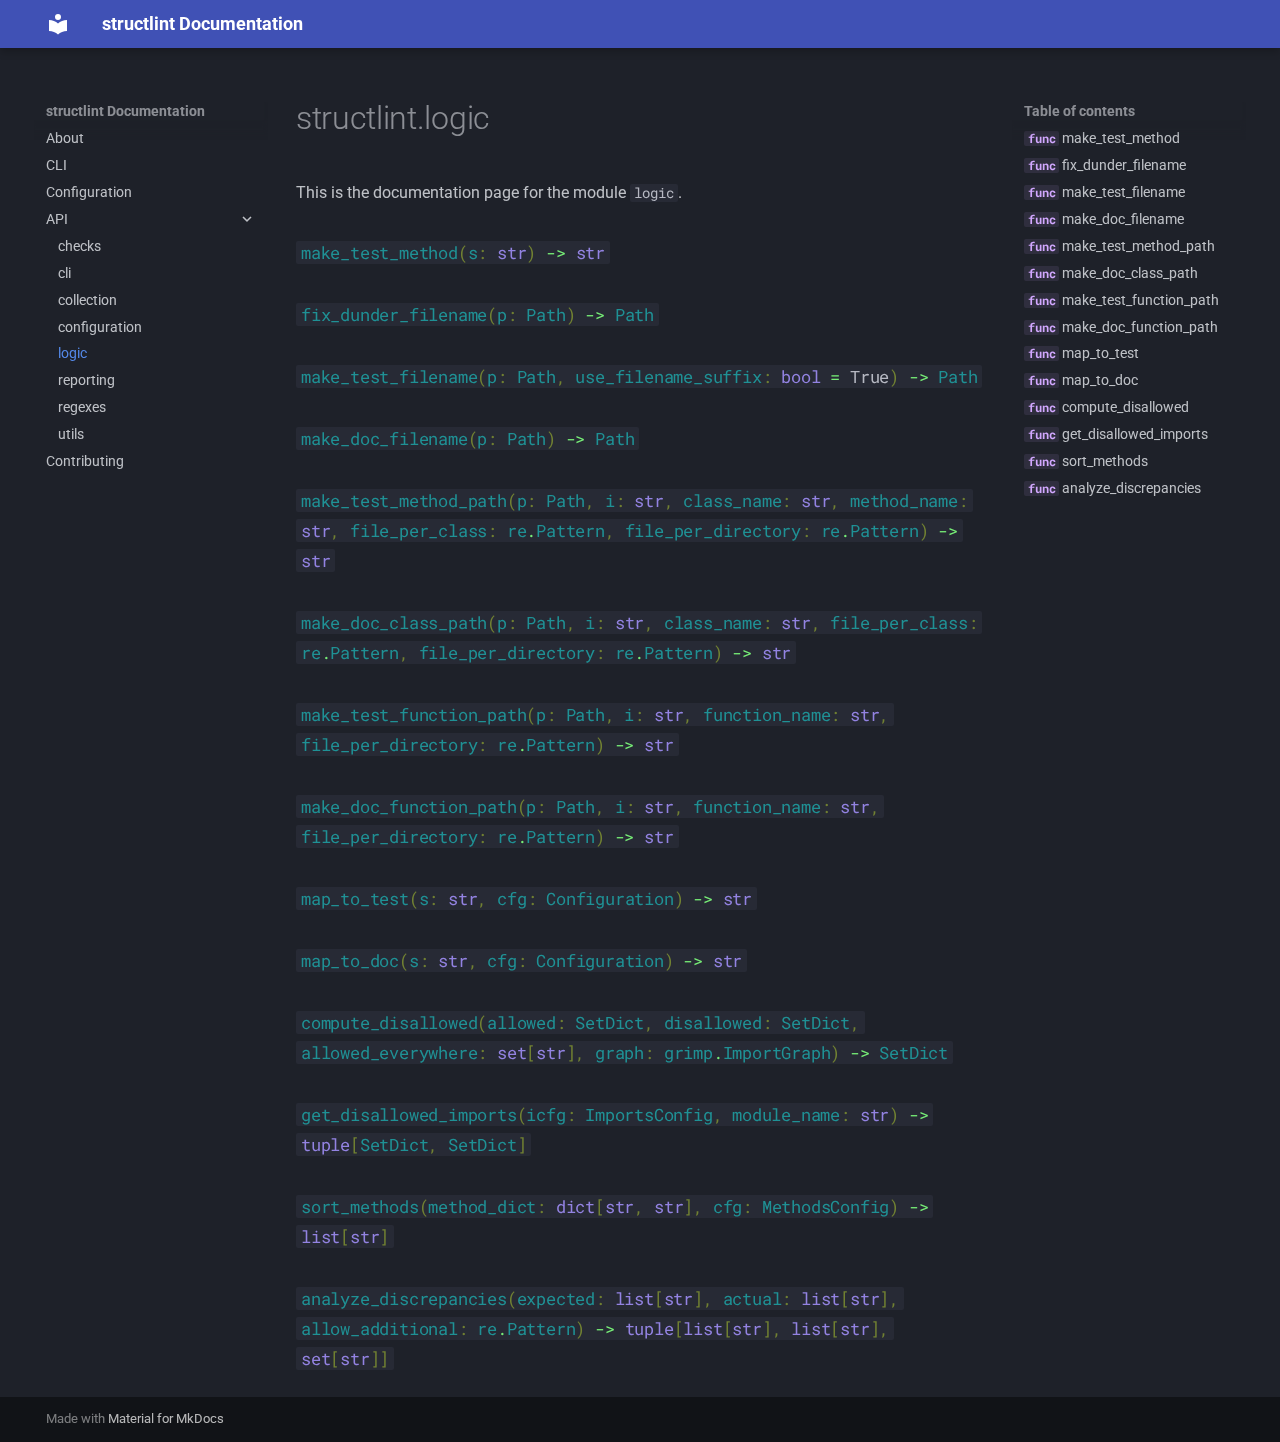
<file: api/logic/index.html>
<!doctype html>
<html lang="en" class="no-js">
  <head>
    
      <meta charset="utf-8">
      <meta name="viewport" content="width=device-width,initial-scale=1">
      
      
      
      
        <link rel="prev" href="../configuration/">
      
      
        <link rel="next" href="../reporting/">
      
      
      <link rel="icon" href="../../assets/images/favicon.png">
      <meta name="generator" content="mkdocs-1.6.1, mkdocs-material-9.6.15">
    
    
      
        <title>logic - structlint Documentation</title>
      
    
    
      <link rel="stylesheet" href="../../assets/stylesheets/main.342714a4.min.css">
      
        
        <link rel="stylesheet" href="../../assets/stylesheets/palette.06af60db.min.css">
      
      


    
    
      
    
    
      
        
        
        <link rel="preconnect" href="https://fonts.gstatic.com" crossorigin>
        <link rel="stylesheet" href="https://fonts.googleapis.com/css?family=Roboto:300,300i,400,400i,700,700i%7CRoboto+Mono:400,400i,700,700i&display=fallback">
        <style>:root{--md-text-font:"Roboto";--md-code-font:"Roboto Mono"}</style>
      
    
    
      <link rel="stylesheet" href="../../assets/_mkdocstrings.css">
    
      <link rel="stylesheet" href="../../stylesheets/extra.css">
    
    <script>__md_scope=new URL("../..",location),__md_hash=e=>[...e].reduce(((e,_)=>(e<<5)-e+_.charCodeAt(0)),0),__md_get=(e,_=localStorage,t=__md_scope)=>JSON.parse(_.getItem(t.pathname+"."+e)),__md_set=(e,_,t=localStorage,a=__md_scope)=>{try{t.setItem(a.pathname+"."+e,JSON.stringify(_))}catch(e){}}</script>
    
      

    
    
    
  </head>
  
  
    
    
    
    
    
    <body dir="ltr" data-md-color-scheme="slate" data-md-color-primary="indigo" data-md-color-accent="teal">
  
    
    <input class="md-toggle" data-md-toggle="drawer" type="checkbox" id="__drawer" autocomplete="off">
    <input class="md-toggle" data-md-toggle="search" type="checkbox" id="__search" autocomplete="off">
    <label class="md-overlay" for="__drawer"></label>
    <div data-md-component="skip">
      
        
        <a href="#structlintlogic" class="md-skip">
          Skip to content
        </a>
      
    </div>
    <div data-md-component="announce">
      
    </div>
    
    
      

  

<header class="md-header md-header--shadow" data-md-component="header">
  <nav class="md-header__inner md-grid" aria-label="Header">
    <a href="../.." title="structlint Documentation" class="md-header__button md-logo" aria-label="structlint Documentation" data-md-component="logo">
      
  
  <svg xmlns="http://www.w3.org/2000/svg" viewBox="0 0 24 24"><path d="M12 8a3 3 0 0 0 3-3 3 3 0 0 0-3-3 3 3 0 0 0-3 3 3 3 0 0 0 3 3m0 3.54C9.64 9.35 6.5 8 3 8v11c3.5 0 6.64 1.35 9 3.54 2.36-2.19 5.5-3.54 9-3.54V8c-3.5 0-6.64 1.35-9 3.54"/></svg>

    </a>
    <label class="md-header__button md-icon" for="__drawer">
      
      <svg xmlns="http://www.w3.org/2000/svg" viewBox="0 0 24 24"><path d="M3 6h18v2H3zm0 5h18v2H3zm0 5h18v2H3z"/></svg>
    </label>
    <div class="md-header__title" data-md-component="header-title">
      <div class="md-header__ellipsis">
        <div class="md-header__topic">
          <span class="md-ellipsis">
            structlint Documentation
          </span>
        </div>
        <div class="md-header__topic" data-md-component="header-topic">
          <span class="md-ellipsis">
            
              logic
            
          </span>
        </div>
      </div>
    </div>
    
      
    
    
    
    
    
  </nav>
  
</header>
    
    <div class="md-container" data-md-component="container">
      
      
        
          
        
      
      <main class="md-main" data-md-component="main">
        <div class="md-main__inner md-grid">
          
            
              
              <div class="md-sidebar md-sidebar--primary" data-md-component="sidebar" data-md-type="navigation" >
                <div class="md-sidebar__scrollwrap">
                  <div class="md-sidebar__inner">
                    



<nav class="md-nav md-nav--primary" aria-label="Navigation" data-md-level="0">
  <label class="md-nav__title" for="__drawer">
    <a href="../.." title="structlint Documentation" class="md-nav__button md-logo" aria-label="structlint Documentation" data-md-component="logo">
      
  
  <svg xmlns="http://www.w3.org/2000/svg" viewBox="0 0 24 24"><path d="M12 8a3 3 0 0 0 3-3 3 3 0 0 0-3-3 3 3 0 0 0-3 3 3 3 0 0 0 3 3m0 3.54C9.64 9.35 6.5 8 3 8v11c3.5 0 6.64 1.35 9 3.54 2.36-2.19 5.5-3.54 9-3.54V8c-3.5 0-6.64 1.35-9 3.54"/></svg>

    </a>
    structlint Documentation
  </label>
  
  <ul class="md-nav__list" data-md-scrollfix>
    
      
      
  
  
  
  
    <li class="md-nav__item">
      <a href="../.." class="md-nav__link">
        
  
  
  <span class="md-ellipsis">
    About
    
  </span>
  

      </a>
    </li>
  

    
      
      
  
  
  
  
    <li class="md-nav__item">
      <a href="../../cli_/" class="md-nav__link">
        
  
  
  <span class="md-ellipsis">
    CLI
    
  </span>
  

      </a>
    </li>
  

    
      
      
  
  
  
  
    <li class="md-nav__item">
      <a href="../../configuration_/" class="md-nav__link">
        
  
  
  <span class="md-ellipsis">
    Configuration
    
  </span>
  

      </a>
    </li>
  

    
      
      
  
  
    
  
  
  
    
    
    
    
    
    <li class="md-nav__item md-nav__item--active md-nav__item--nested">
      
        
        
        <input class="md-nav__toggle md-toggle " type="checkbox" id="__nav_4" checked>
        
          
          <label class="md-nav__link" for="__nav_4" id="__nav_4_label" tabindex="0">
            
  
  
  <span class="md-ellipsis">
    API
    
  </span>
  

            <span class="md-nav__icon md-icon"></span>
          </label>
        
        <nav class="md-nav" data-md-level="1" aria-labelledby="__nav_4_label" aria-expanded="true">
          <label class="md-nav__title" for="__nav_4">
            <span class="md-nav__icon md-icon"></span>
            API
          </label>
          <ul class="md-nav__list" data-md-scrollfix>
            
              
                
  
  
  
  
    <li class="md-nav__item">
      <a href="../checks/" class="md-nav__link">
        
  
  
  <span class="md-ellipsis">
    checks
    
  </span>
  

      </a>
    </li>
  

              
            
              
                
  
  
  
  
    <li class="md-nav__item">
      <a href="../cli/" class="md-nav__link">
        
  
  
  <span class="md-ellipsis">
    cli
    
  </span>
  

      </a>
    </li>
  

              
            
              
                
  
  
  
  
    <li class="md-nav__item">
      <a href="../collection/" class="md-nav__link">
        
  
  
  <span class="md-ellipsis">
    collection
    
  </span>
  

      </a>
    </li>
  

              
            
              
                
  
  
  
  
    <li class="md-nav__item">
      <a href="../configuration/" class="md-nav__link">
        
  
  
  <span class="md-ellipsis">
    configuration
    
  </span>
  

      </a>
    </li>
  

              
            
              
                
  
  
    
  
  
  
    <li class="md-nav__item md-nav__item--active">
      
      <input class="md-nav__toggle md-toggle" type="checkbox" id="__toc">
      
      
        
      
      
        <label class="md-nav__link md-nav__link--active" for="__toc">
          
  
  
  <span class="md-ellipsis">
    logic
    
  </span>
  

          <span class="md-nav__icon md-icon"></span>
        </label>
      
      <a href="./" class="md-nav__link md-nav__link--active">
        
  
  
  <span class="md-ellipsis">
    logic
    
  </span>
  

      </a>
      
        

<nav class="md-nav md-nav--secondary" aria-label="Table of contents">
  
  
  
    
  
  
    <label class="md-nav__title" for="__toc">
      <span class="md-nav__icon md-icon"></span>
      Table of contents
    </label>
    <ul class="md-nav__list" data-md-component="toc" data-md-scrollfix>
      
        <li class="md-nav__item">
  <a href="#structlint.logic.make_test_method" class="md-nav__link">
    <span class="md-ellipsis">
      <code class="doc-symbol doc-symbol-toc doc-symbol-function"></code>&nbsp;make_test_method
    </span>
  </a>
  
</li>
      
        <li class="md-nav__item">
  <a href="#structlint.logic.fix_dunder_filename" class="md-nav__link">
    <span class="md-ellipsis">
      <code class="doc-symbol doc-symbol-toc doc-symbol-function"></code>&nbsp;fix_dunder_filename
    </span>
  </a>
  
</li>
      
        <li class="md-nav__item">
  <a href="#structlint.logic.make_test_filename" class="md-nav__link">
    <span class="md-ellipsis">
      <code class="doc-symbol doc-symbol-toc doc-symbol-function"></code>&nbsp;make_test_filename
    </span>
  </a>
  
</li>
      
        <li class="md-nav__item">
  <a href="#structlint.logic.make_doc_filename" class="md-nav__link">
    <span class="md-ellipsis">
      <code class="doc-symbol doc-symbol-toc doc-symbol-function"></code>&nbsp;make_doc_filename
    </span>
  </a>
  
</li>
      
        <li class="md-nav__item">
  <a href="#structlint.logic.make_test_method_path" class="md-nav__link">
    <span class="md-ellipsis">
      <code class="doc-symbol doc-symbol-toc doc-symbol-function"></code>&nbsp;make_test_method_path
    </span>
  </a>
  
</li>
      
        <li class="md-nav__item">
  <a href="#structlint.logic.make_doc_class_path" class="md-nav__link">
    <span class="md-ellipsis">
      <code class="doc-symbol doc-symbol-toc doc-symbol-function"></code>&nbsp;make_doc_class_path
    </span>
  </a>
  
</li>
      
        <li class="md-nav__item">
  <a href="#structlint.logic.make_test_function_path" class="md-nav__link">
    <span class="md-ellipsis">
      <code class="doc-symbol doc-symbol-toc doc-symbol-function"></code>&nbsp;make_test_function_path
    </span>
  </a>
  
</li>
      
        <li class="md-nav__item">
  <a href="#structlint.logic.make_doc_function_path" class="md-nav__link">
    <span class="md-ellipsis">
      <code class="doc-symbol doc-symbol-toc doc-symbol-function"></code>&nbsp;make_doc_function_path
    </span>
  </a>
  
</li>
      
        <li class="md-nav__item">
  <a href="#structlint.logic.map_to_test" class="md-nav__link">
    <span class="md-ellipsis">
      <code class="doc-symbol doc-symbol-toc doc-symbol-function"></code>&nbsp;map_to_test
    </span>
  </a>
  
</li>
      
        <li class="md-nav__item">
  <a href="#structlint.logic.map_to_doc" class="md-nav__link">
    <span class="md-ellipsis">
      <code class="doc-symbol doc-symbol-toc doc-symbol-function"></code>&nbsp;map_to_doc
    </span>
  </a>
  
</li>
      
        <li class="md-nav__item">
  <a href="#structlint.logic.compute_disallowed" class="md-nav__link">
    <span class="md-ellipsis">
      <code class="doc-symbol doc-symbol-toc doc-symbol-function"></code>&nbsp;compute_disallowed
    </span>
  </a>
  
</li>
      
        <li class="md-nav__item">
  <a href="#structlint.logic.get_disallowed_imports" class="md-nav__link">
    <span class="md-ellipsis">
      <code class="doc-symbol doc-symbol-toc doc-symbol-function"></code>&nbsp;get_disallowed_imports
    </span>
  </a>
  
</li>
      
        <li class="md-nav__item">
  <a href="#structlint.logic.sort_methods" class="md-nav__link">
    <span class="md-ellipsis">
      <code class="doc-symbol doc-symbol-toc doc-symbol-function"></code>&nbsp;sort_methods
    </span>
  </a>
  
</li>
      
        <li class="md-nav__item">
  <a href="#structlint.logic.analyze_discrepancies" class="md-nav__link">
    <span class="md-ellipsis">
      <code class="doc-symbol doc-symbol-toc doc-symbol-function"></code>&nbsp;analyze_discrepancies
    </span>
  </a>
  
</li>
      
    </ul>
  
</nav>
      
    </li>
  

              
            
              
                
  
  
  
  
    <li class="md-nav__item">
      <a href="../reporting/" class="md-nav__link">
        
  
  
  <span class="md-ellipsis">
    reporting
    
  </span>
  

      </a>
    </li>
  

              
            
              
                
  
  
  
  
    <li class="md-nav__item">
      <a href="../regexes/" class="md-nav__link">
        
  
  
  <span class="md-ellipsis">
    regexes
    
  </span>
  

      </a>
    </li>
  

              
            
              
                
  
  
  
  
    <li class="md-nav__item">
      <a href="../utils/" class="md-nav__link">
        
  
  
  <span class="md-ellipsis">
    utils
    
  </span>
  

      </a>
    </li>
  

              
            
          </ul>
        </nav>
      
    </li>
  

    
      
      
  
  
  
  
    <li class="md-nav__item">
      <a href="../../contributing/" class="md-nav__link">
        
  
  
  <span class="md-ellipsis">
    Contributing
    
  </span>
  

      </a>
    </li>
  

    
  </ul>
</nav>
                  </div>
                </div>
              </div>
            
            
              
              <div class="md-sidebar md-sidebar--secondary" data-md-component="sidebar" data-md-type="toc" >
                <div class="md-sidebar__scrollwrap">
                  <div class="md-sidebar__inner">
                    

<nav class="md-nav md-nav--secondary" aria-label="Table of contents">
  
  
  
    
  
  
    <label class="md-nav__title" for="__toc">
      <span class="md-nav__icon md-icon"></span>
      Table of contents
    </label>
    <ul class="md-nav__list" data-md-component="toc" data-md-scrollfix>
      
        <li class="md-nav__item">
  <a href="#structlint.logic.make_test_method" class="md-nav__link">
    <span class="md-ellipsis">
      <code class="doc-symbol doc-symbol-toc doc-symbol-function"></code>&nbsp;make_test_method
    </span>
  </a>
  
</li>
      
        <li class="md-nav__item">
  <a href="#structlint.logic.fix_dunder_filename" class="md-nav__link">
    <span class="md-ellipsis">
      <code class="doc-symbol doc-symbol-toc doc-symbol-function"></code>&nbsp;fix_dunder_filename
    </span>
  </a>
  
</li>
      
        <li class="md-nav__item">
  <a href="#structlint.logic.make_test_filename" class="md-nav__link">
    <span class="md-ellipsis">
      <code class="doc-symbol doc-symbol-toc doc-symbol-function"></code>&nbsp;make_test_filename
    </span>
  </a>
  
</li>
      
        <li class="md-nav__item">
  <a href="#structlint.logic.make_doc_filename" class="md-nav__link">
    <span class="md-ellipsis">
      <code class="doc-symbol doc-symbol-toc doc-symbol-function"></code>&nbsp;make_doc_filename
    </span>
  </a>
  
</li>
      
        <li class="md-nav__item">
  <a href="#structlint.logic.make_test_method_path" class="md-nav__link">
    <span class="md-ellipsis">
      <code class="doc-symbol doc-symbol-toc doc-symbol-function"></code>&nbsp;make_test_method_path
    </span>
  </a>
  
</li>
      
        <li class="md-nav__item">
  <a href="#structlint.logic.make_doc_class_path" class="md-nav__link">
    <span class="md-ellipsis">
      <code class="doc-symbol doc-symbol-toc doc-symbol-function"></code>&nbsp;make_doc_class_path
    </span>
  </a>
  
</li>
      
        <li class="md-nav__item">
  <a href="#structlint.logic.make_test_function_path" class="md-nav__link">
    <span class="md-ellipsis">
      <code class="doc-symbol doc-symbol-toc doc-symbol-function"></code>&nbsp;make_test_function_path
    </span>
  </a>
  
</li>
      
        <li class="md-nav__item">
  <a href="#structlint.logic.make_doc_function_path" class="md-nav__link">
    <span class="md-ellipsis">
      <code class="doc-symbol doc-symbol-toc doc-symbol-function"></code>&nbsp;make_doc_function_path
    </span>
  </a>
  
</li>
      
        <li class="md-nav__item">
  <a href="#structlint.logic.map_to_test" class="md-nav__link">
    <span class="md-ellipsis">
      <code class="doc-symbol doc-symbol-toc doc-symbol-function"></code>&nbsp;map_to_test
    </span>
  </a>
  
</li>
      
        <li class="md-nav__item">
  <a href="#structlint.logic.map_to_doc" class="md-nav__link">
    <span class="md-ellipsis">
      <code class="doc-symbol doc-symbol-toc doc-symbol-function"></code>&nbsp;map_to_doc
    </span>
  </a>
  
</li>
      
        <li class="md-nav__item">
  <a href="#structlint.logic.compute_disallowed" class="md-nav__link">
    <span class="md-ellipsis">
      <code class="doc-symbol doc-symbol-toc doc-symbol-function"></code>&nbsp;compute_disallowed
    </span>
  </a>
  
</li>
      
        <li class="md-nav__item">
  <a href="#structlint.logic.get_disallowed_imports" class="md-nav__link">
    <span class="md-ellipsis">
      <code class="doc-symbol doc-symbol-toc doc-symbol-function"></code>&nbsp;get_disallowed_imports
    </span>
  </a>
  
</li>
      
        <li class="md-nav__item">
  <a href="#structlint.logic.sort_methods" class="md-nav__link">
    <span class="md-ellipsis">
      <code class="doc-symbol doc-symbol-toc doc-symbol-function"></code>&nbsp;sort_methods
    </span>
  </a>
  
</li>
      
        <li class="md-nav__item">
  <a href="#structlint.logic.analyze_discrepancies" class="md-nav__link">
    <span class="md-ellipsis">
      <code class="doc-symbol doc-symbol-toc doc-symbol-function"></code>&nbsp;analyze_discrepancies
    </span>
  </a>
  
</li>
      
    </ul>
  
</nav>
                  </div>
                </div>
              </div>
            
          
          
            <div class="md-content" data-md-component="content">
              <article class="md-content__inner md-typeset">
                
                  



<h1 id="structlintlogic">structlint.logic</h1>
<p>This is the documentation page for the module <code>logic</code>.</p>


<div class="doc doc-object doc-function">


<h3 id="structlint.logic.make_test_method" class="doc doc-heading">
            <code class="highlight language-python"><span class="n">make_test_method</span><span class="p">(</span><span class="n">s</span><span class="p">:</span> <span class="nb">str</span><span class="p">)</span> <span class="o">-&gt;</span> <span class="nb">str</span></code>

</h3>


    <div class="doc doc-contents first">


    </div>

</div>

<div class="doc doc-object doc-function">


<h3 id="structlint.logic.fix_dunder_filename" class="doc doc-heading">
            <code class="highlight language-python"><span class="n">fix_dunder_filename</span><span class="p">(</span><span class="n">p</span><span class="p">:</span> <span class="n">Path</span><span class="p">)</span> <span class="o">-&gt;</span> <span class="n">Path</span></code>

</h3>


    <div class="doc doc-contents first">


    </div>

</div>

<div class="doc doc-object doc-function">


<h3 id="structlint.logic.make_test_filename" class="doc doc-heading">
            <code class="highlight language-python"><span class="n">make_test_filename</span><span class="p">(</span><span class="n">p</span><span class="p">:</span> <span class="n">Path</span><span class="p">,</span> <span class="n">use_filename_suffix</span><span class="p">:</span> <span class="nb">bool</span> <span class="o">=</span> <span class="kc">True</span><span class="p">)</span> <span class="o">-&gt;</span> <span class="n">Path</span></code>

</h3>


    <div class="doc doc-contents first">


    </div>

</div>

<div class="doc doc-object doc-function">


<h3 id="structlint.logic.make_doc_filename" class="doc doc-heading">
            <code class="highlight language-python"><span class="n">make_doc_filename</span><span class="p">(</span><span class="n">p</span><span class="p">:</span> <span class="n">Path</span><span class="p">)</span> <span class="o">-&gt;</span> <span class="n">Path</span></code>

</h3>


    <div class="doc doc-contents first">


    </div>

</div>

<div class="doc doc-object doc-function">


<h3 id="structlint.logic.make_test_method_path" class="doc doc-heading">
            <code class="highlight language-python"><span class="n">make_test_method_path</span><span class="p">(</span><span class="n">p</span><span class="p">:</span> <span class="n">Path</span><span class="p">,</span> <span class="n">i</span><span class="p">:</span> <span class="nb">str</span><span class="p">,</span> <span class="n">class_name</span><span class="p">:</span> <span class="nb">str</span><span class="p">,</span> <span class="n">method_name</span><span class="p">:</span> <span class="nb">str</span><span class="p">,</span> <span class="n">file_per_class</span><span class="p">:</span> <span class="n">re</span><span class="o">.</span><span class="n">Pattern</span><span class="p">,</span> <span class="n">file_per_directory</span><span class="p">:</span> <span class="n">re</span><span class="o">.</span><span class="n">Pattern</span><span class="p">)</span> <span class="o">-&gt;</span> <span class="nb">str</span></code>

</h3>


    <div class="doc doc-contents first">


    </div>

</div>

<div class="doc doc-object doc-function">


<h3 id="structlint.logic.make_doc_class_path" class="doc doc-heading">
            <code class="highlight language-python"><span class="n">make_doc_class_path</span><span class="p">(</span><span class="n">p</span><span class="p">:</span> <span class="n">Path</span><span class="p">,</span> <span class="n">i</span><span class="p">:</span> <span class="nb">str</span><span class="p">,</span> <span class="n">class_name</span><span class="p">:</span> <span class="nb">str</span><span class="p">,</span> <span class="n">file_per_class</span><span class="p">:</span> <span class="n">re</span><span class="o">.</span><span class="n">Pattern</span><span class="p">,</span> <span class="n">file_per_directory</span><span class="p">:</span> <span class="n">re</span><span class="o">.</span><span class="n">Pattern</span><span class="p">)</span> <span class="o">-&gt;</span> <span class="nb">str</span></code>

</h3>


    <div class="doc doc-contents first">


    </div>

</div>

<div class="doc doc-object doc-function">


<h3 id="structlint.logic.make_test_function_path" class="doc doc-heading">
            <code class="highlight language-python"><span class="n">make_test_function_path</span><span class="p">(</span><span class="n">p</span><span class="p">:</span> <span class="n">Path</span><span class="p">,</span> <span class="n">i</span><span class="p">:</span> <span class="nb">str</span><span class="p">,</span> <span class="n">function_name</span><span class="p">:</span> <span class="nb">str</span><span class="p">,</span> <span class="n">file_per_directory</span><span class="p">:</span> <span class="n">re</span><span class="o">.</span><span class="n">Pattern</span><span class="p">)</span> <span class="o">-&gt;</span> <span class="nb">str</span></code>

</h3>


    <div class="doc doc-contents first">


    </div>

</div>

<div class="doc doc-object doc-function">


<h3 id="structlint.logic.make_doc_function_path" class="doc doc-heading">
            <code class="highlight language-python"><span class="n">make_doc_function_path</span><span class="p">(</span><span class="n">p</span><span class="p">:</span> <span class="n">Path</span><span class="p">,</span> <span class="n">i</span><span class="p">:</span> <span class="nb">str</span><span class="p">,</span> <span class="n">function_name</span><span class="p">:</span> <span class="nb">str</span><span class="p">,</span> <span class="n">file_per_directory</span><span class="p">:</span> <span class="n">re</span><span class="o">.</span><span class="n">Pattern</span><span class="p">)</span> <span class="o">-&gt;</span> <span class="nb">str</span></code>

</h3>


    <div class="doc doc-contents first">


    </div>

</div>

<div class="doc doc-object doc-function">


<h3 id="structlint.logic.map_to_test" class="doc doc-heading">
            <code class="highlight language-python"><span class="n">map_to_test</span><span class="p">(</span><span class="n">s</span><span class="p">:</span> <span class="nb">str</span><span class="p">,</span> <span class="n">cfg</span><span class="p">:</span> <span class="n">Configuration</span><span class="p">)</span> <span class="o">-&gt;</span> <span class="nb">str</span></code>

</h3>


    <div class="doc doc-contents first">


    </div>

</div>

<div class="doc doc-object doc-function">


<h3 id="structlint.logic.map_to_doc" class="doc doc-heading">
            <code class="highlight language-python"><span class="n">map_to_doc</span><span class="p">(</span><span class="n">s</span><span class="p">:</span> <span class="nb">str</span><span class="p">,</span> <span class="n">cfg</span><span class="p">:</span> <span class="n">Configuration</span><span class="p">)</span> <span class="o">-&gt;</span> <span class="nb">str</span></code>

</h3>


    <div class="doc doc-contents first">


    </div>

</div>

<div class="doc doc-object doc-function">


<h3 id="structlint.logic.compute_disallowed" class="doc doc-heading">
            <code class="highlight language-python"><span class="n">compute_disallowed</span><span class="p">(</span><span class="n">allowed</span><span class="p">:</span> <span class="n">SetDict</span><span class="p">,</span> <span class="n">disallowed</span><span class="p">:</span> <span class="n">SetDict</span><span class="p">,</span> <span class="n">allowed_everywhere</span><span class="p">:</span> <span class="nb">set</span><span class="p">[</span><span class="nb">str</span><span class="p">],</span> <span class="n">graph</span><span class="p">:</span> <span class="n">grimp</span><span class="o">.</span><span class="n">ImportGraph</span><span class="p">)</span> <span class="o">-&gt;</span> <span class="n">SetDict</span></code>

</h3>


    <div class="doc doc-contents first">


    </div>

</div>

<div class="doc doc-object doc-function">


<h3 id="structlint.logic.get_disallowed_imports" class="doc doc-heading">
            <code class="highlight language-python"><span class="n">get_disallowed_imports</span><span class="p">(</span><span class="n">icfg</span><span class="p">:</span> <span class="n">ImportsConfig</span><span class="p">,</span> <span class="n">module_name</span><span class="p">:</span> <span class="nb">str</span><span class="p">)</span> <span class="o">-&gt;</span> <span class="nb">tuple</span><span class="p">[</span><span class="n">SetDict</span><span class="p">,</span> <span class="n">SetDict</span><span class="p">]</span></code>

</h3>


    <div class="doc doc-contents first">


    </div>

</div>

<div class="doc doc-object doc-function">


<h3 id="structlint.logic.sort_methods" class="doc doc-heading">
            <code class="highlight language-python"><span class="n">sort_methods</span><span class="p">(</span><span class="n">method_dict</span><span class="p">:</span> <span class="nb">dict</span><span class="p">[</span><span class="nb">str</span><span class="p">,</span> <span class="nb">str</span><span class="p">],</span> <span class="n">cfg</span><span class="p">:</span> <span class="n">MethodsConfig</span><span class="p">)</span> <span class="o">-&gt;</span> <span class="nb">list</span><span class="p">[</span><span class="nb">str</span><span class="p">]</span></code>

</h3>


    <div class="doc doc-contents first">


    </div>

</div>

<div class="doc doc-object doc-function">


<h3 id="structlint.logic.analyze_discrepancies" class="doc doc-heading">
            <code class="highlight language-python"><span class="n">analyze_discrepancies</span><span class="p">(</span><span class="n">expected</span><span class="p">:</span> <span class="nb">list</span><span class="p">[</span><span class="nb">str</span><span class="p">],</span> <span class="n">actual</span><span class="p">:</span> <span class="nb">list</span><span class="p">[</span><span class="nb">str</span><span class="p">],</span> <span class="n">allow_additional</span><span class="p">:</span> <span class="n">re</span><span class="o">.</span><span class="n">Pattern</span><span class="p">)</span> <span class="o">-&gt;</span> <span class="nb">tuple</span><span class="p">[</span><span class="nb">list</span><span class="p">[</span><span class="nb">str</span><span class="p">],</span> <span class="nb">list</span><span class="p">[</span><span class="nb">str</span><span class="p">],</span> <span class="nb">set</span><span class="p">[</span><span class="nb">str</span><span class="p">]]</span></code>

</h3>


    <div class="doc doc-contents first">


    </div>

</div>












                
              </article>
            </div>
          
          
<script>var target=document.getElementById(location.hash.slice(1));target&&target.name&&(target.checked=target.name.startsWith("__tabbed_"))</script>
        </div>
        
      </main>
      
        <footer class="md-footer">
  
  <div class="md-footer-meta md-typeset">
    <div class="md-footer-meta__inner md-grid">
      <div class="md-copyright">
  
  
    Made with
    <a href="https://squidfunk.github.io/mkdocs-material/" target="_blank" rel="noopener">
      Material for MkDocs
    </a>
  
</div>
      
    </div>
  </div>
</footer>
      
    </div>
    <div class="md-dialog" data-md-component="dialog">
      <div class="md-dialog__inner md-typeset"></div>
    </div>
    
    
    
      
      <script id="__config" type="application/json">{"base": "../..", "features": [], "search": "../../assets/javascripts/workers/search.d50fe291.min.js", "tags": null, "translations": {"clipboard.copied": "Copied to clipboard", "clipboard.copy": "Copy to clipboard", "search.result.more.one": "1 more on this page", "search.result.more.other": "# more on this page", "search.result.none": "No matching documents", "search.result.one": "1 matching document", "search.result.other": "# matching documents", "search.result.placeholder": "Type to start searching", "search.result.term.missing": "Missing", "select.version": "Select version"}, "version": null}</script>
    
    
      <script src="../../assets/javascripts/bundle.56ea9cef.min.js"></script>
      
    
  </body>
</html>
</file>
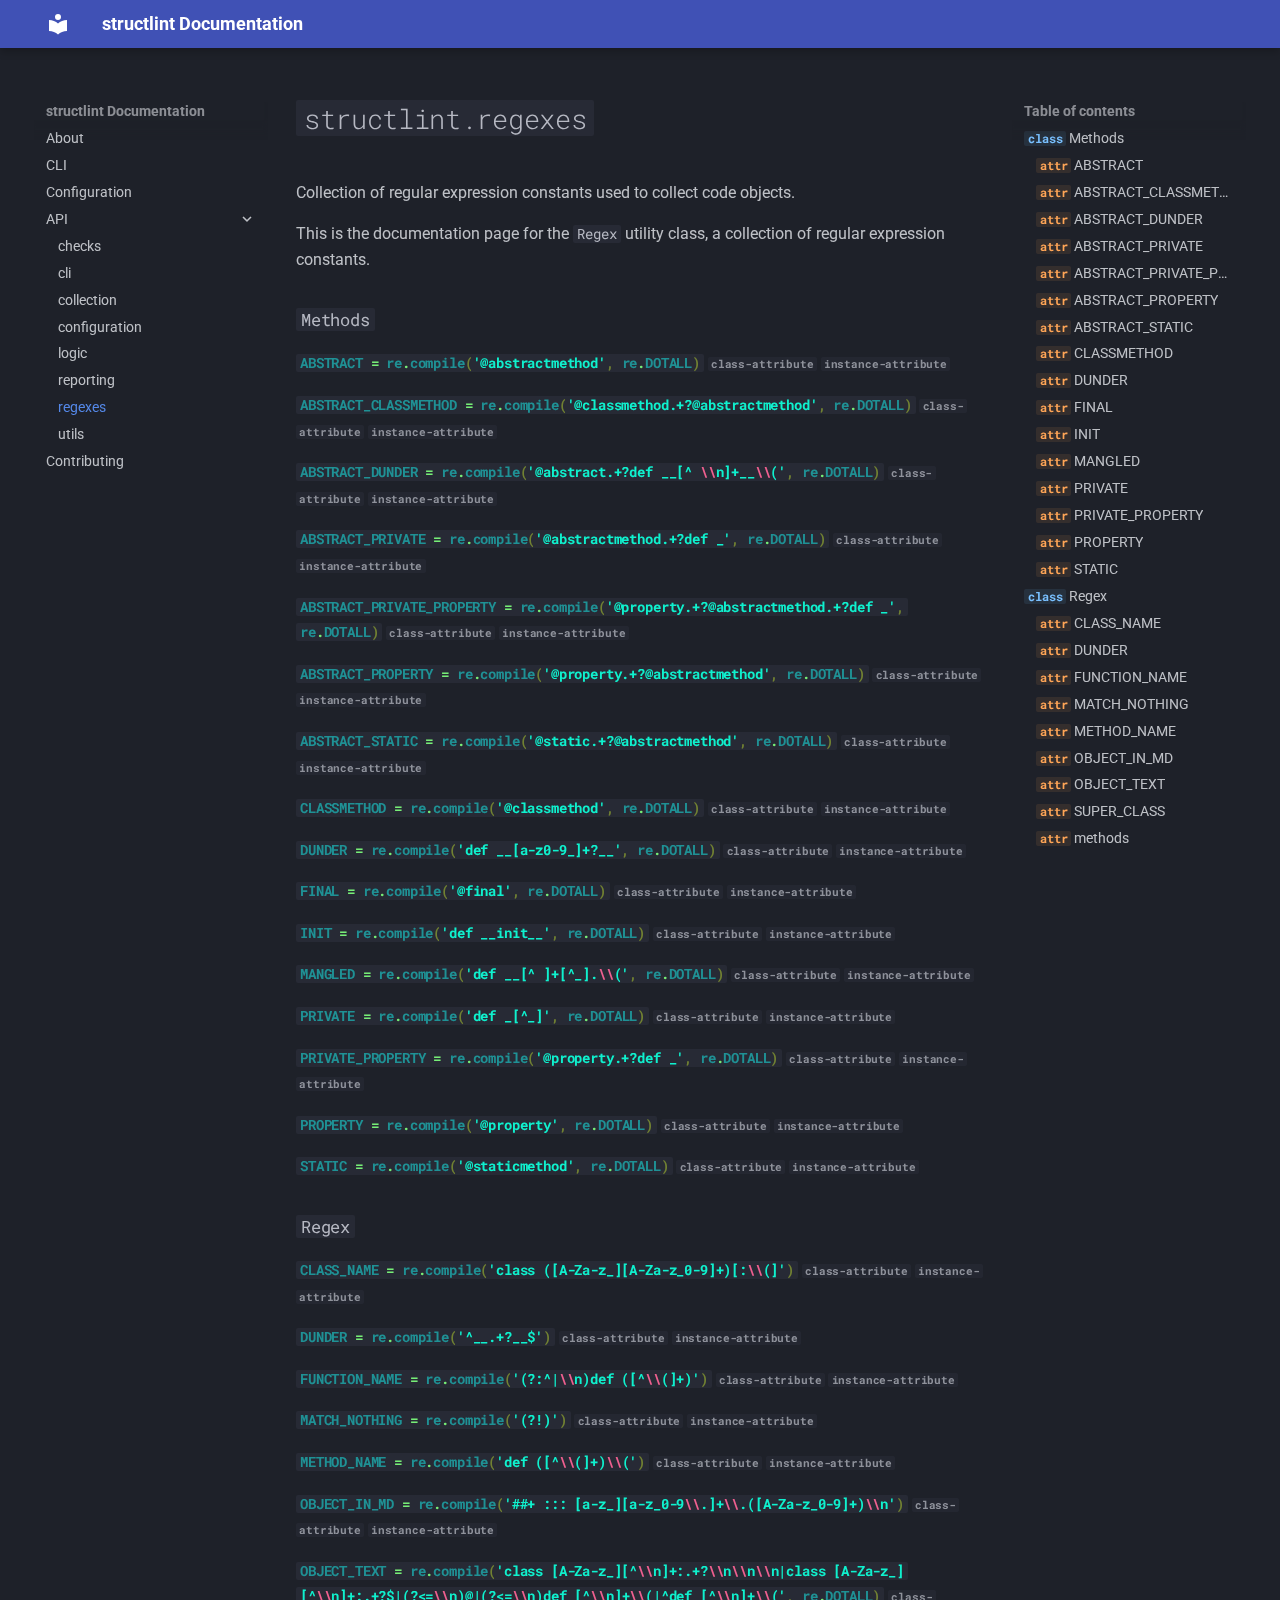
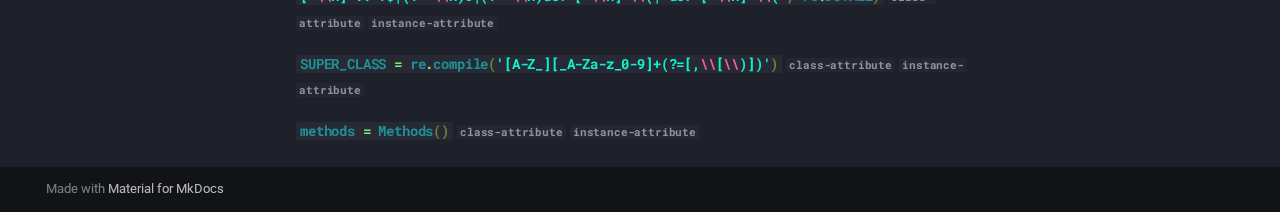
<file: api/regexes/index.html>
<!doctype html>
<html lang="en" class="no-js">
  <head>
    
      <meta charset="utf-8">
      <meta name="viewport" content="width=device-width,initial-scale=1">
      
      
      
      
        <link rel="prev" href="../reporting/">
      
      
        <link rel="next" href="../utils/">
      
      
      <link rel="icon" href="../../assets/images/favicon.png">
      <meta name="generator" content="mkdocs-1.6.1, mkdocs-material-9.6.15">
    
    
      
        <title>regexes - structlint Documentation</title>
      
    
    
      <link rel="stylesheet" href="../../assets/stylesheets/main.342714a4.min.css">
      
        
        <link rel="stylesheet" href="../../assets/stylesheets/palette.06af60db.min.css">
      
      


    
    
      
    
    
      
        
        
        <link rel="preconnect" href="https://fonts.gstatic.com" crossorigin>
        <link rel="stylesheet" href="https://fonts.googleapis.com/css?family=Roboto:300,300i,400,400i,700,700i%7CRoboto+Mono:400,400i,700,700i&display=fallback">
        <style>:root{--md-text-font:"Roboto";--md-code-font:"Roboto Mono"}</style>
      
    
    
      <link rel="stylesheet" href="../../assets/_mkdocstrings.css">
    
      <link rel="stylesheet" href="../../stylesheets/extra.css">
    
    <script>__md_scope=new URL("../..",location),__md_hash=e=>[...e].reduce(((e,_)=>(e<<5)-e+_.charCodeAt(0)),0),__md_get=(e,_=localStorage,t=__md_scope)=>JSON.parse(_.getItem(t.pathname+"."+e)),__md_set=(e,_,t=localStorage,a=__md_scope)=>{try{t.setItem(a.pathname+"."+e,JSON.stringify(_))}catch(e){}}</script>
    
      

    
    
    
  </head>
  
  
    
    
    
    
    
    <body dir="ltr" data-md-color-scheme="slate" data-md-color-primary="indigo" data-md-color-accent="teal">
  
    
    <input class="md-toggle" data-md-toggle="drawer" type="checkbox" id="__drawer" autocomplete="off">
    <input class="md-toggle" data-md-toggle="search" type="checkbox" id="__search" autocomplete="off">
    <label class="md-overlay" for="__drawer"></label>
    <div data-md-component="skip">
      
        
        <a href="#structlint.regexes" class="md-skip">
          Skip to content
        </a>
      
    </div>
    <div data-md-component="announce">
      
    </div>
    
    
      

  

<header class="md-header md-header--shadow" data-md-component="header">
  <nav class="md-header__inner md-grid" aria-label="Header">
    <a href="../.." title="structlint Documentation" class="md-header__button md-logo" aria-label="structlint Documentation" data-md-component="logo">
      
  
  <svg xmlns="http://www.w3.org/2000/svg" viewBox="0 0 24 24"><path d="M12 8a3 3 0 0 0 3-3 3 3 0 0 0-3-3 3 3 0 0 0-3 3 3 3 0 0 0 3 3m0 3.54C9.64 9.35 6.5 8 3 8v11c3.5 0 6.64 1.35 9 3.54 2.36-2.19 5.5-3.54 9-3.54V8c-3.5 0-6.64 1.35-9 3.54"/></svg>

    </a>
    <label class="md-header__button md-icon" for="__drawer">
      
      <svg xmlns="http://www.w3.org/2000/svg" viewBox="0 0 24 24"><path d="M3 6h18v2H3zm0 5h18v2H3zm0 5h18v2H3z"/></svg>
    </label>
    <div class="md-header__title" data-md-component="header-title">
      <div class="md-header__ellipsis">
        <div class="md-header__topic">
          <span class="md-ellipsis">
            structlint Documentation
          </span>
        </div>
        <div class="md-header__topic" data-md-component="header-topic">
          <span class="md-ellipsis">
            
              regexes
            
          </span>
        </div>
      </div>
    </div>
    
      
    
    
    
    
    
  </nav>
  
</header>
    
    <div class="md-container" data-md-component="container">
      
      
        
          
        
      
      <main class="md-main" data-md-component="main">
        <div class="md-main__inner md-grid">
          
            
              
              <div class="md-sidebar md-sidebar--primary" data-md-component="sidebar" data-md-type="navigation" >
                <div class="md-sidebar__scrollwrap">
                  <div class="md-sidebar__inner">
                    



<nav class="md-nav md-nav--primary" aria-label="Navigation" data-md-level="0">
  <label class="md-nav__title" for="__drawer">
    <a href="../.." title="structlint Documentation" class="md-nav__button md-logo" aria-label="structlint Documentation" data-md-component="logo">
      
  
  <svg xmlns="http://www.w3.org/2000/svg" viewBox="0 0 24 24"><path d="M12 8a3 3 0 0 0 3-3 3 3 0 0 0-3-3 3 3 0 0 0-3 3 3 3 0 0 0 3 3m0 3.54C9.64 9.35 6.5 8 3 8v11c3.5 0 6.64 1.35 9 3.54 2.36-2.19 5.5-3.54 9-3.54V8c-3.5 0-6.64 1.35-9 3.54"/></svg>

    </a>
    structlint Documentation
  </label>
  
  <ul class="md-nav__list" data-md-scrollfix>
    
      
      
  
  
  
  
    <li class="md-nav__item">
      <a href="../.." class="md-nav__link">
        
  
  
  <span class="md-ellipsis">
    About
    
  </span>
  

      </a>
    </li>
  

    
      
      
  
  
  
  
    <li class="md-nav__item">
      <a href="../../cli_/" class="md-nav__link">
        
  
  
  <span class="md-ellipsis">
    CLI
    
  </span>
  

      </a>
    </li>
  

    
      
      
  
  
  
  
    <li class="md-nav__item">
      <a href="../../configuration_/" class="md-nav__link">
        
  
  
  <span class="md-ellipsis">
    Configuration
    
  </span>
  

      </a>
    </li>
  

    
      
      
  
  
    
  
  
  
    
    
    
    
    
    <li class="md-nav__item md-nav__item--active md-nav__item--nested">
      
        
        
        <input class="md-nav__toggle md-toggle " type="checkbox" id="__nav_4" checked>
        
          
          <label class="md-nav__link" for="__nav_4" id="__nav_4_label" tabindex="0">
            
  
  
  <span class="md-ellipsis">
    API
    
  </span>
  

            <span class="md-nav__icon md-icon"></span>
          </label>
        
        <nav class="md-nav" data-md-level="1" aria-labelledby="__nav_4_label" aria-expanded="true">
          <label class="md-nav__title" for="__nav_4">
            <span class="md-nav__icon md-icon"></span>
            API
          </label>
          <ul class="md-nav__list" data-md-scrollfix>
            
              
                
  
  
  
  
    <li class="md-nav__item">
      <a href="../checks/" class="md-nav__link">
        
  
  
  <span class="md-ellipsis">
    checks
    
  </span>
  

      </a>
    </li>
  

              
            
              
                
  
  
  
  
    <li class="md-nav__item">
      <a href="../cli/" class="md-nav__link">
        
  
  
  <span class="md-ellipsis">
    cli
    
  </span>
  

      </a>
    </li>
  

              
            
              
                
  
  
  
  
    <li class="md-nav__item">
      <a href="../collection/" class="md-nav__link">
        
  
  
  <span class="md-ellipsis">
    collection
    
  </span>
  

      </a>
    </li>
  

              
            
              
                
  
  
  
  
    <li class="md-nav__item">
      <a href="../configuration/" class="md-nav__link">
        
  
  
  <span class="md-ellipsis">
    configuration
    
  </span>
  

      </a>
    </li>
  

              
            
              
                
  
  
  
  
    <li class="md-nav__item">
      <a href="../logic/" class="md-nav__link">
        
  
  
  <span class="md-ellipsis">
    logic
    
  </span>
  

      </a>
    </li>
  

              
            
              
                
  
  
  
  
    <li class="md-nav__item">
      <a href="../reporting/" class="md-nav__link">
        
  
  
  <span class="md-ellipsis">
    reporting
    
  </span>
  

      </a>
    </li>
  

              
            
              
                
  
  
    
  
  
  
    <li class="md-nav__item md-nav__item--active">
      
      <input class="md-nav__toggle md-toggle" type="checkbox" id="__toc">
      
      
        
      
      
        <label class="md-nav__link md-nav__link--active" for="__toc">
          
  
  
  <span class="md-ellipsis">
    regexes
    
  </span>
  

          <span class="md-nav__icon md-icon"></span>
        </label>
      
      <a href="./" class="md-nav__link md-nav__link--active">
        
  
  
  <span class="md-ellipsis">
    regexes
    
  </span>
  

      </a>
      
        

<nav class="md-nav md-nav--secondary" aria-label="Table of contents">
  
  
  
    
  
  
    <label class="md-nav__title" for="__toc">
      <span class="md-nav__icon md-icon"></span>
      Table of contents
    </label>
    <ul class="md-nav__list" data-md-component="toc" data-md-scrollfix>
      
        <li class="md-nav__item">
  <a href="#structlint.regexes.Methods" class="md-nav__link">
    <span class="md-ellipsis">
      <code class="doc-symbol doc-symbol-toc doc-symbol-class"></code>&nbsp;Methods
    </span>
  </a>
  
    <nav class="md-nav" aria-label=" Methods">
      <ul class="md-nav__list">
        
          <li class="md-nav__item">
  <a href="#structlint.regexes.Methods.ABSTRACT" class="md-nav__link">
    <span class="md-ellipsis">
      <code class="doc-symbol doc-symbol-toc doc-symbol-attribute"></code>&nbsp;ABSTRACT
    </span>
  </a>
  
</li>
        
          <li class="md-nav__item">
  <a href="#structlint.regexes.Methods.ABSTRACT_CLASSMETHOD" class="md-nav__link">
    <span class="md-ellipsis">
      <code class="doc-symbol doc-symbol-toc doc-symbol-attribute"></code>&nbsp;ABSTRACT_CLASSMETHOD
    </span>
  </a>
  
</li>
        
          <li class="md-nav__item">
  <a href="#structlint.regexes.Methods.ABSTRACT_DUNDER" class="md-nav__link">
    <span class="md-ellipsis">
      <code class="doc-symbol doc-symbol-toc doc-symbol-attribute"></code>&nbsp;ABSTRACT_DUNDER
    </span>
  </a>
  
</li>
        
          <li class="md-nav__item">
  <a href="#structlint.regexes.Methods.ABSTRACT_PRIVATE" class="md-nav__link">
    <span class="md-ellipsis">
      <code class="doc-symbol doc-symbol-toc doc-symbol-attribute"></code>&nbsp;ABSTRACT_PRIVATE
    </span>
  </a>
  
</li>
        
          <li class="md-nav__item">
  <a href="#structlint.regexes.Methods.ABSTRACT_PRIVATE_PROPERTY" class="md-nav__link">
    <span class="md-ellipsis">
      <code class="doc-symbol doc-symbol-toc doc-symbol-attribute"></code>&nbsp;ABSTRACT_PRIVATE_PROPERTY
    </span>
  </a>
  
</li>
        
          <li class="md-nav__item">
  <a href="#structlint.regexes.Methods.ABSTRACT_PROPERTY" class="md-nav__link">
    <span class="md-ellipsis">
      <code class="doc-symbol doc-symbol-toc doc-symbol-attribute"></code>&nbsp;ABSTRACT_PROPERTY
    </span>
  </a>
  
</li>
        
          <li class="md-nav__item">
  <a href="#structlint.regexes.Methods.ABSTRACT_STATIC" class="md-nav__link">
    <span class="md-ellipsis">
      <code class="doc-symbol doc-symbol-toc doc-symbol-attribute"></code>&nbsp;ABSTRACT_STATIC
    </span>
  </a>
  
</li>
        
          <li class="md-nav__item">
  <a href="#structlint.regexes.Methods.CLASSMETHOD" class="md-nav__link">
    <span class="md-ellipsis">
      <code class="doc-symbol doc-symbol-toc doc-symbol-attribute"></code>&nbsp;CLASSMETHOD
    </span>
  </a>
  
</li>
        
          <li class="md-nav__item">
  <a href="#structlint.regexes.Methods.DUNDER" class="md-nav__link">
    <span class="md-ellipsis">
      <code class="doc-symbol doc-symbol-toc doc-symbol-attribute"></code>&nbsp;DUNDER
    </span>
  </a>
  
</li>
        
          <li class="md-nav__item">
  <a href="#structlint.regexes.Methods.FINAL" class="md-nav__link">
    <span class="md-ellipsis">
      <code class="doc-symbol doc-symbol-toc doc-symbol-attribute"></code>&nbsp;FINAL
    </span>
  </a>
  
</li>
        
          <li class="md-nav__item">
  <a href="#structlint.regexes.Methods.INIT" class="md-nav__link">
    <span class="md-ellipsis">
      <code class="doc-symbol doc-symbol-toc doc-symbol-attribute"></code>&nbsp;INIT
    </span>
  </a>
  
</li>
        
          <li class="md-nav__item">
  <a href="#structlint.regexes.Methods.MANGLED" class="md-nav__link">
    <span class="md-ellipsis">
      <code class="doc-symbol doc-symbol-toc doc-symbol-attribute"></code>&nbsp;MANGLED
    </span>
  </a>
  
</li>
        
          <li class="md-nav__item">
  <a href="#structlint.regexes.Methods.PRIVATE" class="md-nav__link">
    <span class="md-ellipsis">
      <code class="doc-symbol doc-symbol-toc doc-symbol-attribute"></code>&nbsp;PRIVATE
    </span>
  </a>
  
</li>
        
          <li class="md-nav__item">
  <a href="#structlint.regexes.Methods.PRIVATE_PROPERTY" class="md-nav__link">
    <span class="md-ellipsis">
      <code class="doc-symbol doc-symbol-toc doc-symbol-attribute"></code>&nbsp;PRIVATE_PROPERTY
    </span>
  </a>
  
</li>
        
          <li class="md-nav__item">
  <a href="#structlint.regexes.Methods.PROPERTY" class="md-nav__link">
    <span class="md-ellipsis">
      <code class="doc-symbol doc-symbol-toc doc-symbol-attribute"></code>&nbsp;PROPERTY
    </span>
  </a>
  
</li>
        
          <li class="md-nav__item">
  <a href="#structlint.regexes.Methods.STATIC" class="md-nav__link">
    <span class="md-ellipsis">
      <code class="doc-symbol doc-symbol-toc doc-symbol-attribute"></code>&nbsp;STATIC
    </span>
  </a>
  
</li>
        
      </ul>
    </nav>
  
</li>
      
        <li class="md-nav__item">
  <a href="#structlint.regexes.Regex" class="md-nav__link">
    <span class="md-ellipsis">
      <code class="doc-symbol doc-symbol-toc doc-symbol-class"></code>&nbsp;Regex
    </span>
  </a>
  
    <nav class="md-nav" aria-label=" Regex">
      <ul class="md-nav__list">
        
          <li class="md-nav__item">
  <a href="#structlint.regexes.Regex.CLASS_NAME" class="md-nav__link">
    <span class="md-ellipsis">
      <code class="doc-symbol doc-symbol-toc doc-symbol-attribute"></code>&nbsp;CLASS_NAME
    </span>
  </a>
  
</li>
        
          <li class="md-nav__item">
  <a href="#structlint.regexes.Regex.DUNDER" class="md-nav__link">
    <span class="md-ellipsis">
      <code class="doc-symbol doc-symbol-toc doc-symbol-attribute"></code>&nbsp;DUNDER
    </span>
  </a>
  
</li>
        
          <li class="md-nav__item">
  <a href="#structlint.regexes.Regex.FUNCTION_NAME" class="md-nav__link">
    <span class="md-ellipsis">
      <code class="doc-symbol doc-symbol-toc doc-symbol-attribute"></code>&nbsp;FUNCTION_NAME
    </span>
  </a>
  
</li>
        
          <li class="md-nav__item">
  <a href="#structlint.regexes.Regex.MATCH_NOTHING" class="md-nav__link">
    <span class="md-ellipsis">
      <code class="doc-symbol doc-symbol-toc doc-symbol-attribute"></code>&nbsp;MATCH_NOTHING
    </span>
  </a>
  
</li>
        
          <li class="md-nav__item">
  <a href="#structlint.regexes.Regex.METHOD_NAME" class="md-nav__link">
    <span class="md-ellipsis">
      <code class="doc-symbol doc-symbol-toc doc-symbol-attribute"></code>&nbsp;METHOD_NAME
    </span>
  </a>
  
</li>
        
          <li class="md-nav__item">
  <a href="#structlint.regexes.Regex.OBJECT_IN_MD" class="md-nav__link">
    <span class="md-ellipsis">
      <code class="doc-symbol doc-symbol-toc doc-symbol-attribute"></code>&nbsp;OBJECT_IN_MD
    </span>
  </a>
  
</li>
        
          <li class="md-nav__item">
  <a href="#structlint.regexes.Regex.OBJECT_TEXT" class="md-nav__link">
    <span class="md-ellipsis">
      <code class="doc-symbol doc-symbol-toc doc-symbol-attribute"></code>&nbsp;OBJECT_TEXT
    </span>
  </a>
  
</li>
        
          <li class="md-nav__item">
  <a href="#structlint.regexes.Regex.SUPER_CLASS" class="md-nav__link">
    <span class="md-ellipsis">
      <code class="doc-symbol doc-symbol-toc doc-symbol-attribute"></code>&nbsp;SUPER_CLASS
    </span>
  </a>
  
</li>
        
          <li class="md-nav__item">
  <a href="#structlint.regexes.Regex.methods" class="md-nav__link">
    <span class="md-ellipsis">
      <code class="doc-symbol doc-symbol-toc doc-symbol-attribute"></code>&nbsp;methods
    </span>
  </a>
  
</li>
        
      </ul>
    </nav>
  
</li>
      
    </ul>
  
</nav>
      
    </li>
  

              
            
              
                
  
  
  
  
    <li class="md-nav__item">
      <a href="../utils/" class="md-nav__link">
        
  
  
  <span class="md-ellipsis">
    utils
    
  </span>
  

      </a>
    </li>
  

              
            
          </ul>
        </nav>
      
    </li>
  

    
      
      
  
  
  
  
    <li class="md-nav__item">
      <a href="../../contributing/" class="md-nav__link">
        
  
  
  <span class="md-ellipsis">
    Contributing
    
  </span>
  

      </a>
    </li>
  

    
  </ul>
</nav>
                  </div>
                </div>
              </div>
            
            
              
              <div class="md-sidebar md-sidebar--secondary" data-md-component="sidebar" data-md-type="toc" >
                <div class="md-sidebar__scrollwrap">
                  <div class="md-sidebar__inner">
                    

<nav class="md-nav md-nav--secondary" aria-label="Table of contents">
  
  
  
    
  
  
    <label class="md-nav__title" for="__toc">
      <span class="md-nav__icon md-icon"></span>
      Table of contents
    </label>
    <ul class="md-nav__list" data-md-component="toc" data-md-scrollfix>
      
        <li class="md-nav__item">
  <a href="#structlint.regexes.Methods" class="md-nav__link">
    <span class="md-ellipsis">
      <code class="doc-symbol doc-symbol-toc doc-symbol-class"></code>&nbsp;Methods
    </span>
  </a>
  
    <nav class="md-nav" aria-label=" Methods">
      <ul class="md-nav__list">
        
          <li class="md-nav__item">
  <a href="#structlint.regexes.Methods.ABSTRACT" class="md-nav__link">
    <span class="md-ellipsis">
      <code class="doc-symbol doc-symbol-toc doc-symbol-attribute"></code>&nbsp;ABSTRACT
    </span>
  </a>
  
</li>
        
          <li class="md-nav__item">
  <a href="#structlint.regexes.Methods.ABSTRACT_CLASSMETHOD" class="md-nav__link">
    <span class="md-ellipsis">
      <code class="doc-symbol doc-symbol-toc doc-symbol-attribute"></code>&nbsp;ABSTRACT_CLASSMETHOD
    </span>
  </a>
  
</li>
        
          <li class="md-nav__item">
  <a href="#structlint.regexes.Methods.ABSTRACT_DUNDER" class="md-nav__link">
    <span class="md-ellipsis">
      <code class="doc-symbol doc-symbol-toc doc-symbol-attribute"></code>&nbsp;ABSTRACT_DUNDER
    </span>
  </a>
  
</li>
        
          <li class="md-nav__item">
  <a href="#structlint.regexes.Methods.ABSTRACT_PRIVATE" class="md-nav__link">
    <span class="md-ellipsis">
      <code class="doc-symbol doc-symbol-toc doc-symbol-attribute"></code>&nbsp;ABSTRACT_PRIVATE
    </span>
  </a>
  
</li>
        
          <li class="md-nav__item">
  <a href="#structlint.regexes.Methods.ABSTRACT_PRIVATE_PROPERTY" class="md-nav__link">
    <span class="md-ellipsis">
      <code class="doc-symbol doc-symbol-toc doc-symbol-attribute"></code>&nbsp;ABSTRACT_PRIVATE_PROPERTY
    </span>
  </a>
  
</li>
        
          <li class="md-nav__item">
  <a href="#structlint.regexes.Methods.ABSTRACT_PROPERTY" class="md-nav__link">
    <span class="md-ellipsis">
      <code class="doc-symbol doc-symbol-toc doc-symbol-attribute"></code>&nbsp;ABSTRACT_PROPERTY
    </span>
  </a>
  
</li>
        
          <li class="md-nav__item">
  <a href="#structlint.regexes.Methods.ABSTRACT_STATIC" class="md-nav__link">
    <span class="md-ellipsis">
      <code class="doc-symbol doc-symbol-toc doc-symbol-attribute"></code>&nbsp;ABSTRACT_STATIC
    </span>
  </a>
  
</li>
        
          <li class="md-nav__item">
  <a href="#structlint.regexes.Methods.CLASSMETHOD" class="md-nav__link">
    <span class="md-ellipsis">
      <code class="doc-symbol doc-symbol-toc doc-symbol-attribute"></code>&nbsp;CLASSMETHOD
    </span>
  </a>
  
</li>
        
          <li class="md-nav__item">
  <a href="#structlint.regexes.Methods.DUNDER" class="md-nav__link">
    <span class="md-ellipsis">
      <code class="doc-symbol doc-symbol-toc doc-symbol-attribute"></code>&nbsp;DUNDER
    </span>
  </a>
  
</li>
        
          <li class="md-nav__item">
  <a href="#structlint.regexes.Methods.FINAL" class="md-nav__link">
    <span class="md-ellipsis">
      <code class="doc-symbol doc-symbol-toc doc-symbol-attribute"></code>&nbsp;FINAL
    </span>
  </a>
  
</li>
        
          <li class="md-nav__item">
  <a href="#structlint.regexes.Methods.INIT" class="md-nav__link">
    <span class="md-ellipsis">
      <code class="doc-symbol doc-symbol-toc doc-symbol-attribute"></code>&nbsp;INIT
    </span>
  </a>
  
</li>
        
          <li class="md-nav__item">
  <a href="#structlint.regexes.Methods.MANGLED" class="md-nav__link">
    <span class="md-ellipsis">
      <code class="doc-symbol doc-symbol-toc doc-symbol-attribute"></code>&nbsp;MANGLED
    </span>
  </a>
  
</li>
        
          <li class="md-nav__item">
  <a href="#structlint.regexes.Methods.PRIVATE" class="md-nav__link">
    <span class="md-ellipsis">
      <code class="doc-symbol doc-symbol-toc doc-symbol-attribute"></code>&nbsp;PRIVATE
    </span>
  </a>
  
</li>
        
          <li class="md-nav__item">
  <a href="#structlint.regexes.Methods.PRIVATE_PROPERTY" class="md-nav__link">
    <span class="md-ellipsis">
      <code class="doc-symbol doc-symbol-toc doc-symbol-attribute"></code>&nbsp;PRIVATE_PROPERTY
    </span>
  </a>
  
</li>
        
          <li class="md-nav__item">
  <a href="#structlint.regexes.Methods.PROPERTY" class="md-nav__link">
    <span class="md-ellipsis">
      <code class="doc-symbol doc-symbol-toc doc-symbol-attribute"></code>&nbsp;PROPERTY
    </span>
  </a>
  
</li>
        
          <li class="md-nav__item">
  <a href="#structlint.regexes.Methods.STATIC" class="md-nav__link">
    <span class="md-ellipsis">
      <code class="doc-symbol doc-symbol-toc doc-symbol-attribute"></code>&nbsp;STATIC
    </span>
  </a>
  
</li>
        
      </ul>
    </nav>
  
</li>
      
        <li class="md-nav__item">
  <a href="#structlint.regexes.Regex" class="md-nav__link">
    <span class="md-ellipsis">
      <code class="doc-symbol doc-symbol-toc doc-symbol-class"></code>&nbsp;Regex
    </span>
  </a>
  
    <nav class="md-nav" aria-label=" Regex">
      <ul class="md-nav__list">
        
          <li class="md-nav__item">
  <a href="#structlint.regexes.Regex.CLASS_NAME" class="md-nav__link">
    <span class="md-ellipsis">
      <code class="doc-symbol doc-symbol-toc doc-symbol-attribute"></code>&nbsp;CLASS_NAME
    </span>
  </a>
  
</li>
        
          <li class="md-nav__item">
  <a href="#structlint.regexes.Regex.DUNDER" class="md-nav__link">
    <span class="md-ellipsis">
      <code class="doc-symbol doc-symbol-toc doc-symbol-attribute"></code>&nbsp;DUNDER
    </span>
  </a>
  
</li>
        
          <li class="md-nav__item">
  <a href="#structlint.regexes.Regex.FUNCTION_NAME" class="md-nav__link">
    <span class="md-ellipsis">
      <code class="doc-symbol doc-symbol-toc doc-symbol-attribute"></code>&nbsp;FUNCTION_NAME
    </span>
  </a>
  
</li>
        
          <li class="md-nav__item">
  <a href="#structlint.regexes.Regex.MATCH_NOTHING" class="md-nav__link">
    <span class="md-ellipsis">
      <code class="doc-symbol doc-symbol-toc doc-symbol-attribute"></code>&nbsp;MATCH_NOTHING
    </span>
  </a>
  
</li>
        
          <li class="md-nav__item">
  <a href="#structlint.regexes.Regex.METHOD_NAME" class="md-nav__link">
    <span class="md-ellipsis">
      <code class="doc-symbol doc-symbol-toc doc-symbol-attribute"></code>&nbsp;METHOD_NAME
    </span>
  </a>
  
</li>
        
          <li class="md-nav__item">
  <a href="#structlint.regexes.Regex.OBJECT_IN_MD" class="md-nav__link">
    <span class="md-ellipsis">
      <code class="doc-symbol doc-symbol-toc doc-symbol-attribute"></code>&nbsp;OBJECT_IN_MD
    </span>
  </a>
  
</li>
        
          <li class="md-nav__item">
  <a href="#structlint.regexes.Regex.OBJECT_TEXT" class="md-nav__link">
    <span class="md-ellipsis">
      <code class="doc-symbol doc-symbol-toc doc-symbol-attribute"></code>&nbsp;OBJECT_TEXT
    </span>
  </a>
  
</li>
        
          <li class="md-nav__item">
  <a href="#structlint.regexes.Regex.SUPER_CLASS" class="md-nav__link">
    <span class="md-ellipsis">
      <code class="doc-symbol doc-symbol-toc doc-symbol-attribute"></code>&nbsp;SUPER_CLASS
    </span>
  </a>
  
</li>
        
          <li class="md-nav__item">
  <a href="#structlint.regexes.Regex.methods" class="md-nav__link">
    <span class="md-ellipsis">
      <code class="doc-symbol doc-symbol-toc doc-symbol-attribute"></code>&nbsp;methods
    </span>
  </a>
  
</li>
        
      </ul>
    </nav>
  
</li>
      
    </ul>
  
</nav>
                  </div>
                </div>
              </div>
            
          
          
            <div class="md-content" data-md-component="content">
              <article class="md-content__inner md-typeset">
                
                  



<div class="doc doc-object doc-module">



<h1 id="structlint.regexes" class="doc doc-heading">
            <code>structlint.regexes</code>


</h1>

    <div class="doc doc-contents first">

        <p>Collection of regular expression constants used to collect code objects.</p>









  <div class="doc doc-children">











  </div>

    </div>

</div><p>This is the documentation page for the <code>Regex</code> utility class, a collection of regular expression constants.</p>


<div class="doc doc-object doc-class">



<h3 id="structlint.regexes.Methods" class="doc doc-heading">
            <code>Methods</code>


</h3>


    <div class="doc doc-contents first">











  <div class="doc doc-children">







<div class="doc doc-object doc-attribute">



<h4 id="structlint.regexes.Methods.ABSTRACT" class="doc doc-heading">
            <code class="highlight language-python"><span class="n">ABSTRACT</span> <span class="o">=</span> <span class="n">re</span><span class="o">.</span><span class="n">compile</span><span class="p">(</span><span class="s1">&#39;@abstractmethod&#39;</span><span class="p">,</span> <span class="n">re</span><span class="o">.</span><span class="n">DOTALL</span><span class="p">)</span></code>

  <span class="doc doc-labels">
      <small class="doc doc-label doc-label-class-attribute"><code>class-attribute</code></small>
      <small class="doc doc-label doc-label-instance-attribute"><code>instance-attribute</code></small>
  </span>

</h4>


    <div class="doc doc-contents ">

    </div>

</div>

<div class="doc doc-object doc-attribute">



<h4 id="structlint.regexes.Methods.ABSTRACT_CLASSMETHOD" class="doc doc-heading">
            <code class="highlight language-python"><span class="n">ABSTRACT_CLASSMETHOD</span> <span class="o">=</span> <span class="n">re</span><span class="o">.</span><span class="n">compile</span><span class="p">(</span><span class="s1">&#39;@classmethod.+?@abstractmethod&#39;</span><span class="p">,</span> <span class="n">re</span><span class="o">.</span><span class="n">DOTALL</span><span class="p">)</span></code>

  <span class="doc doc-labels">
      <small class="doc doc-label doc-label-class-attribute"><code>class-attribute</code></small>
      <small class="doc doc-label doc-label-instance-attribute"><code>instance-attribute</code></small>
  </span>

</h4>


    <div class="doc doc-contents ">

    </div>

</div>

<div class="doc doc-object doc-attribute">



<h4 id="structlint.regexes.Methods.ABSTRACT_DUNDER" class="doc doc-heading">
            <code class="highlight language-python"><span class="n">ABSTRACT_DUNDER</span> <span class="o">=</span> <span class="n">re</span><span class="o">.</span><span class="n">compile</span><span class="p">(</span><span class="s1">&#39;@abstract.+?def __[^ </span><span class="se">\\</span><span class="s1">n]+__</span><span class="se">\\</span><span class="s1">(&#39;</span><span class="p">,</span> <span class="n">re</span><span class="o">.</span><span class="n">DOTALL</span><span class="p">)</span></code>

  <span class="doc doc-labels">
      <small class="doc doc-label doc-label-class-attribute"><code>class-attribute</code></small>
      <small class="doc doc-label doc-label-instance-attribute"><code>instance-attribute</code></small>
  </span>

</h4>


    <div class="doc doc-contents ">

    </div>

</div>

<div class="doc doc-object doc-attribute">



<h4 id="structlint.regexes.Methods.ABSTRACT_PRIVATE" class="doc doc-heading">
            <code class="highlight language-python"><span class="n">ABSTRACT_PRIVATE</span> <span class="o">=</span> <span class="n">re</span><span class="o">.</span><span class="n">compile</span><span class="p">(</span><span class="s1">&#39;@abstractmethod.+?def _&#39;</span><span class="p">,</span> <span class="n">re</span><span class="o">.</span><span class="n">DOTALL</span><span class="p">)</span></code>

  <span class="doc doc-labels">
      <small class="doc doc-label doc-label-class-attribute"><code>class-attribute</code></small>
      <small class="doc doc-label doc-label-instance-attribute"><code>instance-attribute</code></small>
  </span>

</h4>


    <div class="doc doc-contents ">

    </div>

</div>

<div class="doc doc-object doc-attribute">



<h4 id="structlint.regexes.Methods.ABSTRACT_PRIVATE_PROPERTY" class="doc doc-heading">
            <code class="highlight language-python"><span class="n">ABSTRACT_PRIVATE_PROPERTY</span> <span class="o">=</span> <span class="n">re</span><span class="o">.</span><span class="n">compile</span><span class="p">(</span><span class="s1">&#39;@property.+?@abstractmethod.+?def _&#39;</span><span class="p">,</span> <span class="n">re</span><span class="o">.</span><span class="n">DOTALL</span><span class="p">)</span></code>

  <span class="doc doc-labels">
      <small class="doc doc-label doc-label-class-attribute"><code>class-attribute</code></small>
      <small class="doc doc-label doc-label-instance-attribute"><code>instance-attribute</code></small>
  </span>

</h4>


    <div class="doc doc-contents ">

    </div>

</div>

<div class="doc doc-object doc-attribute">



<h4 id="structlint.regexes.Methods.ABSTRACT_PROPERTY" class="doc doc-heading">
            <code class="highlight language-python"><span class="n">ABSTRACT_PROPERTY</span> <span class="o">=</span> <span class="n">re</span><span class="o">.</span><span class="n">compile</span><span class="p">(</span><span class="s1">&#39;@property.+?@abstractmethod&#39;</span><span class="p">,</span> <span class="n">re</span><span class="o">.</span><span class="n">DOTALL</span><span class="p">)</span></code>

  <span class="doc doc-labels">
      <small class="doc doc-label doc-label-class-attribute"><code>class-attribute</code></small>
      <small class="doc doc-label doc-label-instance-attribute"><code>instance-attribute</code></small>
  </span>

</h4>


    <div class="doc doc-contents ">

    </div>

</div>

<div class="doc doc-object doc-attribute">



<h4 id="structlint.regexes.Methods.ABSTRACT_STATIC" class="doc doc-heading">
            <code class="highlight language-python"><span class="n">ABSTRACT_STATIC</span> <span class="o">=</span> <span class="n">re</span><span class="o">.</span><span class="n">compile</span><span class="p">(</span><span class="s1">&#39;@static.+?@abstractmethod&#39;</span><span class="p">,</span> <span class="n">re</span><span class="o">.</span><span class="n">DOTALL</span><span class="p">)</span></code>

  <span class="doc doc-labels">
      <small class="doc doc-label doc-label-class-attribute"><code>class-attribute</code></small>
      <small class="doc doc-label doc-label-instance-attribute"><code>instance-attribute</code></small>
  </span>

</h4>


    <div class="doc doc-contents ">

    </div>

</div>

<div class="doc doc-object doc-attribute">



<h4 id="structlint.regexes.Methods.CLASSMETHOD" class="doc doc-heading">
            <code class="highlight language-python"><span class="n">CLASSMETHOD</span> <span class="o">=</span> <span class="n">re</span><span class="o">.</span><span class="n">compile</span><span class="p">(</span><span class="s1">&#39;@classmethod&#39;</span><span class="p">,</span> <span class="n">re</span><span class="o">.</span><span class="n">DOTALL</span><span class="p">)</span></code>

  <span class="doc doc-labels">
      <small class="doc doc-label doc-label-class-attribute"><code>class-attribute</code></small>
      <small class="doc doc-label doc-label-instance-attribute"><code>instance-attribute</code></small>
  </span>

</h4>


    <div class="doc doc-contents ">

    </div>

</div>

<div class="doc doc-object doc-attribute">



<h4 id="structlint.regexes.Methods.DUNDER" class="doc doc-heading">
            <code class="highlight language-python"><span class="n">DUNDER</span> <span class="o">=</span> <span class="n">re</span><span class="o">.</span><span class="n">compile</span><span class="p">(</span><span class="s1">&#39;def __[a-z0-9_]+?__&#39;</span><span class="p">,</span> <span class="n">re</span><span class="o">.</span><span class="n">DOTALL</span><span class="p">)</span></code>

  <span class="doc doc-labels">
      <small class="doc doc-label doc-label-class-attribute"><code>class-attribute</code></small>
      <small class="doc doc-label doc-label-instance-attribute"><code>instance-attribute</code></small>
  </span>

</h4>


    <div class="doc doc-contents ">

    </div>

</div>

<div class="doc doc-object doc-attribute">



<h4 id="structlint.regexes.Methods.FINAL" class="doc doc-heading">
            <code class="highlight language-python"><span class="n">FINAL</span> <span class="o">=</span> <span class="n">re</span><span class="o">.</span><span class="n">compile</span><span class="p">(</span><span class="s1">&#39;@final&#39;</span><span class="p">,</span> <span class="n">re</span><span class="o">.</span><span class="n">DOTALL</span><span class="p">)</span></code>

  <span class="doc doc-labels">
      <small class="doc doc-label doc-label-class-attribute"><code>class-attribute</code></small>
      <small class="doc doc-label doc-label-instance-attribute"><code>instance-attribute</code></small>
  </span>

</h4>


    <div class="doc doc-contents ">

    </div>

</div>

<div class="doc doc-object doc-attribute">



<h4 id="structlint.regexes.Methods.INIT" class="doc doc-heading">
            <code class="highlight language-python"><span class="n">INIT</span> <span class="o">=</span> <span class="n">re</span><span class="o">.</span><span class="n">compile</span><span class="p">(</span><span class="s1">&#39;def __init__&#39;</span><span class="p">,</span> <span class="n">re</span><span class="o">.</span><span class="n">DOTALL</span><span class="p">)</span></code>

  <span class="doc doc-labels">
      <small class="doc doc-label doc-label-class-attribute"><code>class-attribute</code></small>
      <small class="doc doc-label doc-label-instance-attribute"><code>instance-attribute</code></small>
  </span>

</h4>


    <div class="doc doc-contents ">

    </div>

</div>

<div class="doc doc-object doc-attribute">



<h4 id="structlint.regexes.Methods.MANGLED" class="doc doc-heading">
            <code class="highlight language-python"><span class="n">MANGLED</span> <span class="o">=</span> <span class="n">re</span><span class="o">.</span><span class="n">compile</span><span class="p">(</span><span class="s1">&#39;def __[^ ]+[^_].</span><span class="se">\\</span><span class="s1">(&#39;</span><span class="p">,</span> <span class="n">re</span><span class="o">.</span><span class="n">DOTALL</span><span class="p">)</span></code>

  <span class="doc doc-labels">
      <small class="doc doc-label doc-label-class-attribute"><code>class-attribute</code></small>
      <small class="doc doc-label doc-label-instance-attribute"><code>instance-attribute</code></small>
  </span>

</h4>


    <div class="doc doc-contents ">

    </div>

</div>

<div class="doc doc-object doc-attribute">



<h4 id="structlint.regexes.Methods.PRIVATE" class="doc doc-heading">
            <code class="highlight language-python"><span class="n">PRIVATE</span> <span class="o">=</span> <span class="n">re</span><span class="o">.</span><span class="n">compile</span><span class="p">(</span><span class="s1">&#39;def _[^_]&#39;</span><span class="p">,</span> <span class="n">re</span><span class="o">.</span><span class="n">DOTALL</span><span class="p">)</span></code>

  <span class="doc doc-labels">
      <small class="doc doc-label doc-label-class-attribute"><code>class-attribute</code></small>
      <small class="doc doc-label doc-label-instance-attribute"><code>instance-attribute</code></small>
  </span>

</h4>


    <div class="doc doc-contents ">

    </div>

</div>

<div class="doc doc-object doc-attribute">



<h4 id="structlint.regexes.Methods.PRIVATE_PROPERTY" class="doc doc-heading">
            <code class="highlight language-python"><span class="n">PRIVATE_PROPERTY</span> <span class="o">=</span> <span class="n">re</span><span class="o">.</span><span class="n">compile</span><span class="p">(</span><span class="s1">&#39;@property.+?def _&#39;</span><span class="p">,</span> <span class="n">re</span><span class="o">.</span><span class="n">DOTALL</span><span class="p">)</span></code>

  <span class="doc doc-labels">
      <small class="doc doc-label doc-label-class-attribute"><code>class-attribute</code></small>
      <small class="doc doc-label doc-label-instance-attribute"><code>instance-attribute</code></small>
  </span>

</h4>


    <div class="doc doc-contents ">

    </div>

</div>

<div class="doc doc-object doc-attribute">



<h4 id="structlint.regexes.Methods.PROPERTY" class="doc doc-heading">
            <code class="highlight language-python"><span class="n">PROPERTY</span> <span class="o">=</span> <span class="n">re</span><span class="o">.</span><span class="n">compile</span><span class="p">(</span><span class="s1">&#39;@property&#39;</span><span class="p">,</span> <span class="n">re</span><span class="o">.</span><span class="n">DOTALL</span><span class="p">)</span></code>

  <span class="doc doc-labels">
      <small class="doc doc-label doc-label-class-attribute"><code>class-attribute</code></small>
      <small class="doc doc-label doc-label-instance-attribute"><code>instance-attribute</code></small>
  </span>

</h4>


    <div class="doc doc-contents ">

    </div>

</div>

<div class="doc doc-object doc-attribute">



<h4 id="structlint.regexes.Methods.STATIC" class="doc doc-heading">
            <code class="highlight language-python"><span class="n">STATIC</span> <span class="o">=</span> <span class="n">re</span><span class="o">.</span><span class="n">compile</span><span class="p">(</span><span class="s1">&#39;@staticmethod&#39;</span><span class="p">,</span> <span class="n">re</span><span class="o">.</span><span class="n">DOTALL</span><span class="p">)</span></code>

  <span class="doc doc-labels">
      <small class="doc doc-label doc-label-class-attribute"><code>class-attribute</code></small>
      <small class="doc doc-label doc-label-instance-attribute"><code>instance-attribute</code></small>
  </span>

</h4>


    <div class="doc doc-contents ">

    </div>

</div>





  </div>

    </div>

</div>

<div class="doc doc-object doc-class">



<h3 id="structlint.regexes.Regex" class="doc doc-heading">
            <code>Regex</code>


</h3>


    <div class="doc doc-contents first">











  <div class="doc doc-children">







<div class="doc doc-object doc-attribute">



<h4 id="structlint.regexes.Regex.CLASS_NAME" class="doc doc-heading">
            <code class="highlight language-python"><span class="n">CLASS_NAME</span> <span class="o">=</span> <span class="n">re</span><span class="o">.</span><span class="n">compile</span><span class="p">(</span><span class="s1">&#39;class ([A-Za-z_][A-Za-z_0-9]+)[:</span><span class="se">\\</span><span class="s1">(]&#39;</span><span class="p">)</span></code>

  <span class="doc doc-labels">
      <small class="doc doc-label doc-label-class-attribute"><code>class-attribute</code></small>
      <small class="doc doc-label doc-label-instance-attribute"><code>instance-attribute</code></small>
  </span>

</h4>


    <div class="doc doc-contents ">

    </div>

</div>

<div class="doc doc-object doc-attribute">



<h4 id="structlint.regexes.Regex.DUNDER" class="doc doc-heading">
            <code class="highlight language-python"><span class="n">DUNDER</span> <span class="o">=</span> <span class="n">re</span><span class="o">.</span><span class="n">compile</span><span class="p">(</span><span class="s1">&#39;^__.+?__$&#39;</span><span class="p">)</span></code>

  <span class="doc doc-labels">
      <small class="doc doc-label doc-label-class-attribute"><code>class-attribute</code></small>
      <small class="doc doc-label doc-label-instance-attribute"><code>instance-attribute</code></small>
  </span>

</h4>


    <div class="doc doc-contents ">

    </div>

</div>

<div class="doc doc-object doc-attribute">



<h4 id="structlint.regexes.Regex.FUNCTION_NAME" class="doc doc-heading">
            <code class="highlight language-python"><span class="n">FUNCTION_NAME</span> <span class="o">=</span> <span class="n">re</span><span class="o">.</span><span class="n">compile</span><span class="p">(</span><span class="s1">&#39;(?:^|</span><span class="se">\\</span><span class="s1">n)def ([^</span><span class="se">\\</span><span class="s1">(]+)&#39;</span><span class="p">)</span></code>

  <span class="doc doc-labels">
      <small class="doc doc-label doc-label-class-attribute"><code>class-attribute</code></small>
      <small class="doc doc-label doc-label-instance-attribute"><code>instance-attribute</code></small>
  </span>

</h4>


    <div class="doc doc-contents ">

    </div>

</div>

<div class="doc doc-object doc-attribute">



<h4 id="structlint.regexes.Regex.MATCH_NOTHING" class="doc doc-heading">
            <code class="highlight language-python"><span class="n">MATCH_NOTHING</span> <span class="o">=</span> <span class="n">re</span><span class="o">.</span><span class="n">compile</span><span class="p">(</span><span class="s1">&#39;(?!)&#39;</span><span class="p">)</span></code>

  <span class="doc doc-labels">
      <small class="doc doc-label doc-label-class-attribute"><code>class-attribute</code></small>
      <small class="doc doc-label doc-label-instance-attribute"><code>instance-attribute</code></small>
  </span>

</h4>


    <div class="doc doc-contents ">

    </div>

</div>

<div class="doc doc-object doc-attribute">



<h4 id="structlint.regexes.Regex.METHOD_NAME" class="doc doc-heading">
            <code class="highlight language-python"><span class="n">METHOD_NAME</span> <span class="o">=</span> <span class="n">re</span><span class="o">.</span><span class="n">compile</span><span class="p">(</span><span class="s1">&#39;def ([^</span><span class="se">\\</span><span class="s1">(]+)</span><span class="se">\\</span><span class="s1">(&#39;</span><span class="p">)</span></code>

  <span class="doc doc-labels">
      <small class="doc doc-label doc-label-class-attribute"><code>class-attribute</code></small>
      <small class="doc doc-label doc-label-instance-attribute"><code>instance-attribute</code></small>
  </span>

</h4>


    <div class="doc doc-contents ">

    </div>

</div>

<div class="doc doc-object doc-attribute">



<h4 id="structlint.regexes.Regex.OBJECT_IN_MD" class="doc doc-heading">
            <code class="highlight language-python"><span class="n">OBJECT_IN_MD</span> <span class="o">=</span> <span class="n">re</span><span class="o">.</span><span class="n">compile</span><span class="p">(</span><span class="s1">&#39;##+ ::: [a-z_][a-z_0-9</span><span class="se">\\</span><span class="s1">.]+</span><span class="se">\\</span><span class="s1">.([A-Za-z_0-9]+)</span><span class="se">\\</span><span class="s1">n&#39;</span><span class="p">)</span></code>

  <span class="doc doc-labels">
      <small class="doc doc-label doc-label-class-attribute"><code>class-attribute</code></small>
      <small class="doc doc-label doc-label-instance-attribute"><code>instance-attribute</code></small>
  </span>

</h4>


    <div class="doc doc-contents ">

    </div>

</div>

<div class="doc doc-object doc-attribute">



<h4 id="structlint.regexes.Regex.OBJECT_TEXT" class="doc doc-heading">
            <code class="highlight language-python"><span class="n">OBJECT_TEXT</span> <span class="o">=</span> <span class="n">re</span><span class="o">.</span><span class="n">compile</span><span class="p">(</span><span class="s1">&#39;class [A-Za-z_][^</span><span class="se">\\</span><span class="s1">n]+:.+?</span><span class="se">\\</span><span class="s1">n</span><span class="se">\\</span><span class="s1">n</span><span class="se">\\</span><span class="s1">n|class [A-Za-z_][^</span><span class="se">\\</span><span class="s1">n]+:.+?$|(?&lt;=</span><span class="se">\\</span><span class="s1">n)@|(?&lt;=</span><span class="se">\\</span><span class="s1">n)def [^</span><span class="se">\\</span><span class="s1">n]+</span><span class="se">\\</span><span class="s1">(|^def [^</span><span class="se">\\</span><span class="s1">n]+</span><span class="se">\\</span><span class="s1">(&#39;</span><span class="p">,</span> <span class="n">re</span><span class="o">.</span><span class="n">DOTALL</span><span class="p">)</span></code>

  <span class="doc doc-labels">
      <small class="doc doc-label doc-label-class-attribute"><code>class-attribute</code></small>
      <small class="doc doc-label doc-label-instance-attribute"><code>instance-attribute</code></small>
  </span>

</h4>


    <div class="doc doc-contents ">

    </div>

</div>

<div class="doc doc-object doc-attribute">



<h4 id="structlint.regexes.Regex.SUPER_CLASS" class="doc doc-heading">
            <code class="highlight language-python"><span class="n">SUPER_CLASS</span> <span class="o">=</span> <span class="n">re</span><span class="o">.</span><span class="n">compile</span><span class="p">(</span><span class="s1">&#39;[A-Z_][_A-Za-z_0-9]+(?=[,</span><span class="se">\\</span><span class="s1">[</span><span class="se">\\</span><span class="s1">)])&#39;</span><span class="p">)</span></code>

  <span class="doc doc-labels">
      <small class="doc doc-label doc-label-class-attribute"><code>class-attribute</code></small>
      <small class="doc doc-label doc-label-instance-attribute"><code>instance-attribute</code></small>
  </span>

</h4>


    <div class="doc doc-contents ">

    </div>

</div>

<div class="doc doc-object doc-attribute">



<h4 id="structlint.regexes.Regex.methods" class="doc doc-heading">
            <code class="highlight language-python"><span class="n">methods</span> <span class="o">=</span> <span class="n">Methods</span><span class="p">()</span></code>

  <span class="doc doc-labels">
      <small class="doc doc-label doc-label-class-attribute"><code>class-attribute</code></small>
      <small class="doc doc-label doc-label-instance-attribute"><code>instance-attribute</code></small>
  </span>

</h4>


    <div class="doc doc-contents ">

    </div>

</div>





  </div>

    </div>

</div>












                
              </article>
            </div>
          
          
<script>var target=document.getElementById(location.hash.slice(1));target&&target.name&&(target.checked=target.name.startsWith("__tabbed_"))</script>
        </div>
        
      </main>
      
        <footer class="md-footer">
  
  <div class="md-footer-meta md-typeset">
    <div class="md-footer-meta__inner md-grid">
      <div class="md-copyright">
  
  
    Made with
    <a href="https://squidfunk.github.io/mkdocs-material/" target="_blank" rel="noopener">
      Material for MkDocs
    </a>
  
</div>
      
    </div>
  </div>
</footer>
      
    </div>
    <div class="md-dialog" data-md-component="dialog">
      <div class="md-dialog__inner md-typeset"></div>
    </div>
    
    
    
      
      <script id="__config" type="application/json">{"base": "../..", "features": [], "search": "../../assets/javascripts/workers/search.d50fe291.min.js", "tags": null, "translations": {"clipboard.copied": "Copied to clipboard", "clipboard.copy": "Copy to clipboard", "search.result.more.one": "1 more on this page", "search.result.more.other": "# more on this page", "search.result.none": "No matching documents", "search.result.one": "1 matching document", "search.result.other": "# matching documents", "search.result.placeholder": "Type to start searching", "search.result.term.missing": "Missing", "select.version": "Select version"}, "version": null}</script>
    
    
      <script src="../../assets/javascripts/bundle.56ea9cef.min.js"></script>
      
    
  </body>
</html>
</file>
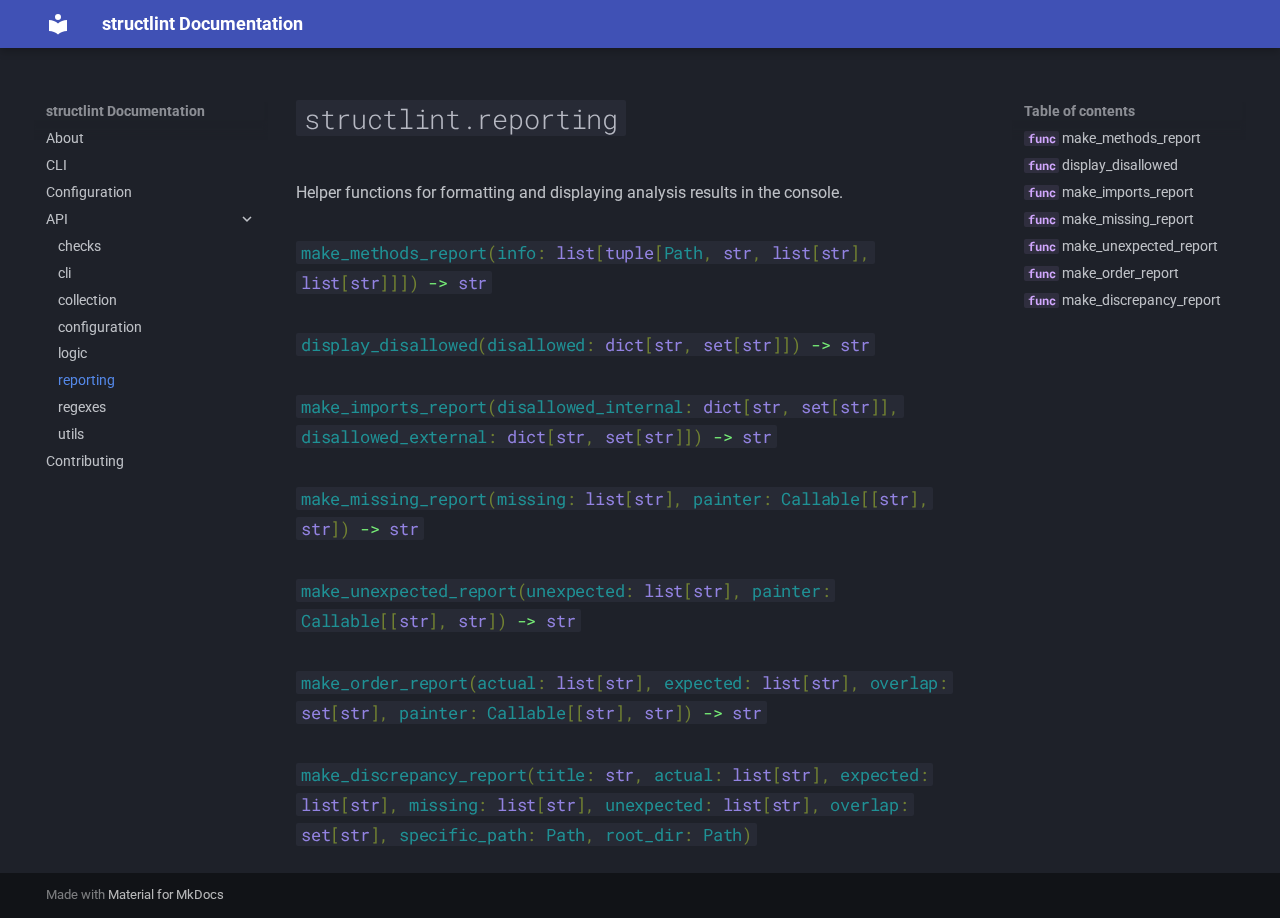
<file: api/reporting/index.html>
<!doctype html>
<html lang="en" class="no-js">
  <head>
    
      <meta charset="utf-8">
      <meta name="viewport" content="width=device-width,initial-scale=1">
      
      
      
      
        <link rel="prev" href="../logic/">
      
      
        <link rel="next" href="../regexes/">
      
      
      <link rel="icon" href="../../assets/images/favicon.png">
      <meta name="generator" content="mkdocs-1.6.1, mkdocs-material-9.6.15">
    
    
      
        <title>reporting - structlint Documentation</title>
      
    
    
      <link rel="stylesheet" href="../../assets/stylesheets/main.342714a4.min.css">
      
        
        <link rel="stylesheet" href="../../assets/stylesheets/palette.06af60db.min.css">
      
      


    
    
      
    
    
      
        
        
        <link rel="preconnect" href="https://fonts.gstatic.com" crossorigin>
        <link rel="stylesheet" href="https://fonts.googleapis.com/css?family=Roboto:300,300i,400,400i,700,700i%7CRoboto+Mono:400,400i,700,700i&display=fallback">
        <style>:root{--md-text-font:"Roboto";--md-code-font:"Roboto Mono"}</style>
      
    
    
      <link rel="stylesheet" href="../../assets/_mkdocstrings.css">
    
      <link rel="stylesheet" href="../../stylesheets/extra.css">
    
    <script>__md_scope=new URL("../..",location),__md_hash=e=>[...e].reduce(((e,_)=>(e<<5)-e+_.charCodeAt(0)),0),__md_get=(e,_=localStorage,t=__md_scope)=>JSON.parse(_.getItem(t.pathname+"."+e)),__md_set=(e,_,t=localStorage,a=__md_scope)=>{try{t.setItem(a.pathname+"."+e,JSON.stringify(_))}catch(e){}}</script>
    
      

    
    
    
  </head>
  
  
    
    
    
    
    
    <body dir="ltr" data-md-color-scheme="slate" data-md-color-primary="indigo" data-md-color-accent="teal">
  
    
    <input class="md-toggle" data-md-toggle="drawer" type="checkbox" id="__drawer" autocomplete="off">
    <input class="md-toggle" data-md-toggle="search" type="checkbox" id="__search" autocomplete="off">
    <label class="md-overlay" for="__drawer"></label>
    <div data-md-component="skip">
      
        
        <a href="#structlint.reporting" class="md-skip">
          Skip to content
        </a>
      
    </div>
    <div data-md-component="announce">
      
    </div>
    
    
      

  

<header class="md-header md-header--shadow" data-md-component="header">
  <nav class="md-header__inner md-grid" aria-label="Header">
    <a href="../.." title="structlint Documentation" class="md-header__button md-logo" aria-label="structlint Documentation" data-md-component="logo">
      
  
  <svg xmlns="http://www.w3.org/2000/svg" viewBox="0 0 24 24"><path d="M12 8a3 3 0 0 0 3-3 3 3 0 0 0-3-3 3 3 0 0 0-3 3 3 3 0 0 0 3 3m0 3.54C9.64 9.35 6.5 8 3 8v11c3.5 0 6.64 1.35 9 3.54 2.36-2.19 5.5-3.54 9-3.54V8c-3.5 0-6.64 1.35-9 3.54"/></svg>

    </a>
    <label class="md-header__button md-icon" for="__drawer">
      
      <svg xmlns="http://www.w3.org/2000/svg" viewBox="0 0 24 24"><path d="M3 6h18v2H3zm0 5h18v2H3zm0 5h18v2H3z"/></svg>
    </label>
    <div class="md-header__title" data-md-component="header-title">
      <div class="md-header__ellipsis">
        <div class="md-header__topic">
          <span class="md-ellipsis">
            structlint Documentation
          </span>
        </div>
        <div class="md-header__topic" data-md-component="header-topic">
          <span class="md-ellipsis">
            
              reporting
            
          </span>
        </div>
      </div>
    </div>
    
      
    
    
    
    
    
  </nav>
  
</header>
    
    <div class="md-container" data-md-component="container">
      
      
        
          
        
      
      <main class="md-main" data-md-component="main">
        <div class="md-main__inner md-grid">
          
            
              
              <div class="md-sidebar md-sidebar--primary" data-md-component="sidebar" data-md-type="navigation" >
                <div class="md-sidebar__scrollwrap">
                  <div class="md-sidebar__inner">
                    



<nav class="md-nav md-nav--primary" aria-label="Navigation" data-md-level="0">
  <label class="md-nav__title" for="__drawer">
    <a href="../.." title="structlint Documentation" class="md-nav__button md-logo" aria-label="structlint Documentation" data-md-component="logo">
      
  
  <svg xmlns="http://www.w3.org/2000/svg" viewBox="0 0 24 24"><path d="M12 8a3 3 0 0 0 3-3 3 3 0 0 0-3-3 3 3 0 0 0-3 3 3 3 0 0 0 3 3m0 3.54C9.64 9.35 6.5 8 3 8v11c3.5 0 6.64 1.35 9 3.54 2.36-2.19 5.5-3.54 9-3.54V8c-3.5 0-6.64 1.35-9 3.54"/></svg>

    </a>
    structlint Documentation
  </label>
  
  <ul class="md-nav__list" data-md-scrollfix>
    
      
      
  
  
  
  
    <li class="md-nav__item">
      <a href="../.." class="md-nav__link">
        
  
  
  <span class="md-ellipsis">
    About
    
  </span>
  

      </a>
    </li>
  

    
      
      
  
  
  
  
    <li class="md-nav__item">
      <a href="../../cli_/" class="md-nav__link">
        
  
  
  <span class="md-ellipsis">
    CLI
    
  </span>
  

      </a>
    </li>
  

    
      
      
  
  
  
  
    <li class="md-nav__item">
      <a href="../../configuration_/" class="md-nav__link">
        
  
  
  <span class="md-ellipsis">
    Configuration
    
  </span>
  

      </a>
    </li>
  

    
      
      
  
  
    
  
  
  
    
    
    
    
    
    <li class="md-nav__item md-nav__item--active md-nav__item--nested">
      
        
        
        <input class="md-nav__toggle md-toggle " type="checkbox" id="__nav_4" checked>
        
          
          <label class="md-nav__link" for="__nav_4" id="__nav_4_label" tabindex="0">
            
  
  
  <span class="md-ellipsis">
    API
    
  </span>
  

            <span class="md-nav__icon md-icon"></span>
          </label>
        
        <nav class="md-nav" data-md-level="1" aria-labelledby="__nav_4_label" aria-expanded="true">
          <label class="md-nav__title" for="__nav_4">
            <span class="md-nav__icon md-icon"></span>
            API
          </label>
          <ul class="md-nav__list" data-md-scrollfix>
            
              
                
  
  
  
  
    <li class="md-nav__item">
      <a href="../checks/" class="md-nav__link">
        
  
  
  <span class="md-ellipsis">
    checks
    
  </span>
  

      </a>
    </li>
  

              
            
              
                
  
  
  
  
    <li class="md-nav__item">
      <a href="../cli/" class="md-nav__link">
        
  
  
  <span class="md-ellipsis">
    cli
    
  </span>
  

      </a>
    </li>
  

              
            
              
                
  
  
  
  
    <li class="md-nav__item">
      <a href="../collection/" class="md-nav__link">
        
  
  
  <span class="md-ellipsis">
    collection
    
  </span>
  

      </a>
    </li>
  

              
            
              
                
  
  
  
  
    <li class="md-nav__item">
      <a href="../configuration/" class="md-nav__link">
        
  
  
  <span class="md-ellipsis">
    configuration
    
  </span>
  

      </a>
    </li>
  

              
            
              
                
  
  
  
  
    <li class="md-nav__item">
      <a href="../logic/" class="md-nav__link">
        
  
  
  <span class="md-ellipsis">
    logic
    
  </span>
  

      </a>
    </li>
  

              
            
              
                
  
  
    
  
  
  
    <li class="md-nav__item md-nav__item--active">
      
      <input class="md-nav__toggle md-toggle" type="checkbox" id="__toc">
      
      
        
      
      
        <label class="md-nav__link md-nav__link--active" for="__toc">
          
  
  
  <span class="md-ellipsis">
    reporting
    
  </span>
  

          <span class="md-nav__icon md-icon"></span>
        </label>
      
      <a href="./" class="md-nav__link md-nav__link--active">
        
  
  
  <span class="md-ellipsis">
    reporting
    
  </span>
  

      </a>
      
        

<nav class="md-nav md-nav--secondary" aria-label="Table of contents">
  
  
  
    
  
  
    <label class="md-nav__title" for="__toc">
      <span class="md-nav__icon md-icon"></span>
      Table of contents
    </label>
    <ul class="md-nav__list" data-md-component="toc" data-md-scrollfix>
      
        <li class="md-nav__item">
  <a href="#structlint.reporting.make_methods_report" class="md-nav__link">
    <span class="md-ellipsis">
      <code class="doc-symbol doc-symbol-toc doc-symbol-function"></code>&nbsp;make_methods_report
    </span>
  </a>
  
</li>
      
        <li class="md-nav__item">
  <a href="#structlint.reporting.display_disallowed" class="md-nav__link">
    <span class="md-ellipsis">
      <code class="doc-symbol doc-symbol-toc doc-symbol-function"></code>&nbsp;display_disallowed
    </span>
  </a>
  
</li>
      
        <li class="md-nav__item">
  <a href="#structlint.reporting.make_imports_report" class="md-nav__link">
    <span class="md-ellipsis">
      <code class="doc-symbol doc-symbol-toc doc-symbol-function"></code>&nbsp;make_imports_report
    </span>
  </a>
  
</li>
      
        <li class="md-nav__item">
  <a href="#structlint.reporting.make_missing_report" class="md-nav__link">
    <span class="md-ellipsis">
      <code class="doc-symbol doc-symbol-toc doc-symbol-function"></code>&nbsp;make_missing_report
    </span>
  </a>
  
</li>
      
        <li class="md-nav__item">
  <a href="#structlint.reporting.make_unexpected_report" class="md-nav__link">
    <span class="md-ellipsis">
      <code class="doc-symbol doc-symbol-toc doc-symbol-function"></code>&nbsp;make_unexpected_report
    </span>
  </a>
  
</li>
      
        <li class="md-nav__item">
  <a href="#structlint.reporting.make_order_report" class="md-nav__link">
    <span class="md-ellipsis">
      <code class="doc-symbol doc-symbol-toc doc-symbol-function"></code>&nbsp;make_order_report
    </span>
  </a>
  
</li>
      
        <li class="md-nav__item">
  <a href="#structlint.reporting.make_discrepancy_report" class="md-nav__link">
    <span class="md-ellipsis">
      <code class="doc-symbol doc-symbol-toc doc-symbol-function"></code>&nbsp;make_discrepancy_report
    </span>
  </a>
  
</li>
      
    </ul>
  
</nav>
      
    </li>
  

              
            
              
                
  
  
  
  
    <li class="md-nav__item">
      <a href="../regexes/" class="md-nav__link">
        
  
  
  <span class="md-ellipsis">
    regexes
    
  </span>
  

      </a>
    </li>
  

              
            
              
                
  
  
  
  
    <li class="md-nav__item">
      <a href="../utils/" class="md-nav__link">
        
  
  
  <span class="md-ellipsis">
    utils
    
  </span>
  

      </a>
    </li>
  

              
            
          </ul>
        </nav>
      
    </li>
  

    
      
      
  
  
  
  
    <li class="md-nav__item">
      <a href="../../contributing/" class="md-nav__link">
        
  
  
  <span class="md-ellipsis">
    Contributing
    
  </span>
  

      </a>
    </li>
  

    
  </ul>
</nav>
                  </div>
                </div>
              </div>
            
            
              
              <div class="md-sidebar md-sidebar--secondary" data-md-component="sidebar" data-md-type="toc" >
                <div class="md-sidebar__scrollwrap">
                  <div class="md-sidebar__inner">
                    

<nav class="md-nav md-nav--secondary" aria-label="Table of contents">
  
  
  
    
  
  
    <label class="md-nav__title" for="__toc">
      <span class="md-nav__icon md-icon"></span>
      Table of contents
    </label>
    <ul class="md-nav__list" data-md-component="toc" data-md-scrollfix>
      
        <li class="md-nav__item">
  <a href="#structlint.reporting.make_methods_report" class="md-nav__link">
    <span class="md-ellipsis">
      <code class="doc-symbol doc-symbol-toc doc-symbol-function"></code>&nbsp;make_methods_report
    </span>
  </a>
  
</li>
      
        <li class="md-nav__item">
  <a href="#structlint.reporting.display_disallowed" class="md-nav__link">
    <span class="md-ellipsis">
      <code class="doc-symbol doc-symbol-toc doc-symbol-function"></code>&nbsp;display_disallowed
    </span>
  </a>
  
</li>
      
        <li class="md-nav__item">
  <a href="#structlint.reporting.make_imports_report" class="md-nav__link">
    <span class="md-ellipsis">
      <code class="doc-symbol doc-symbol-toc doc-symbol-function"></code>&nbsp;make_imports_report
    </span>
  </a>
  
</li>
      
        <li class="md-nav__item">
  <a href="#structlint.reporting.make_missing_report" class="md-nav__link">
    <span class="md-ellipsis">
      <code class="doc-symbol doc-symbol-toc doc-symbol-function"></code>&nbsp;make_missing_report
    </span>
  </a>
  
</li>
      
        <li class="md-nav__item">
  <a href="#structlint.reporting.make_unexpected_report" class="md-nav__link">
    <span class="md-ellipsis">
      <code class="doc-symbol doc-symbol-toc doc-symbol-function"></code>&nbsp;make_unexpected_report
    </span>
  </a>
  
</li>
      
        <li class="md-nav__item">
  <a href="#structlint.reporting.make_order_report" class="md-nav__link">
    <span class="md-ellipsis">
      <code class="doc-symbol doc-symbol-toc doc-symbol-function"></code>&nbsp;make_order_report
    </span>
  </a>
  
</li>
      
        <li class="md-nav__item">
  <a href="#structlint.reporting.make_discrepancy_report" class="md-nav__link">
    <span class="md-ellipsis">
      <code class="doc-symbol doc-symbol-toc doc-symbol-function"></code>&nbsp;make_discrepancy_report
    </span>
  </a>
  
</li>
      
    </ul>
  
</nav>
                  </div>
                </div>
              </div>
            
          
          
            <div class="md-content" data-md-component="content">
              <article class="md-content__inner md-typeset">
                
                  



<div class="doc doc-object doc-module">



<h1 id="structlint.reporting" class="doc doc-heading">
            <code>structlint.reporting</code>


</h1>

    <div class="doc doc-contents first">

        <p>Helper functions for formatting and displaying analysis results in the console.</p>









  <div class="doc doc-children">











  </div>

    </div>

</div>

<div class="doc doc-object doc-function">


<h3 id="structlint.reporting.make_methods_report" class="doc doc-heading">
            <code class="highlight language-python"><span class="n">make_methods_report</span><span class="p">(</span><span class="n">info</span><span class="p">:</span> <span class="nb">list</span><span class="p">[</span><span class="nb">tuple</span><span class="p">[</span><span class="n">Path</span><span class="p">,</span> <span class="nb">str</span><span class="p">,</span> <span class="nb">list</span><span class="p">[</span><span class="nb">str</span><span class="p">],</span> <span class="nb">list</span><span class="p">[</span><span class="nb">str</span><span class="p">]]])</span> <span class="o">-&gt;</span> <span class="nb">str</span></code>

</h3>


    <div class="doc doc-contents first">


    </div>

</div>

<div class="doc doc-object doc-function">


<h3 id="structlint.reporting.display_disallowed" class="doc doc-heading">
            <code class="highlight language-python"><span class="n">display_disallowed</span><span class="p">(</span><span class="n">disallowed</span><span class="p">:</span> <span class="nb">dict</span><span class="p">[</span><span class="nb">str</span><span class="p">,</span> <span class="nb">set</span><span class="p">[</span><span class="nb">str</span><span class="p">]])</span> <span class="o">-&gt;</span> <span class="nb">str</span></code>

</h3>


    <div class="doc doc-contents first">


    </div>

</div>

<div class="doc doc-object doc-function">


<h3 id="structlint.reporting.make_imports_report" class="doc doc-heading">
            <code class="highlight language-python"><span class="n">make_imports_report</span><span class="p">(</span><span class="n">disallowed_internal</span><span class="p">:</span> <span class="nb">dict</span><span class="p">[</span><span class="nb">str</span><span class="p">,</span> <span class="nb">set</span><span class="p">[</span><span class="nb">str</span><span class="p">]],</span> <span class="n">disallowed_external</span><span class="p">:</span> <span class="nb">dict</span><span class="p">[</span><span class="nb">str</span><span class="p">,</span> <span class="nb">set</span><span class="p">[</span><span class="nb">str</span><span class="p">]])</span> <span class="o">-&gt;</span> <span class="nb">str</span></code>

</h3>


    <div class="doc doc-contents first">


    </div>

</div>

<div class="doc doc-object doc-function">


<h3 id="structlint.reporting.make_missing_report" class="doc doc-heading">
            <code class="highlight language-python"><span class="n">make_missing_report</span><span class="p">(</span><span class="n">missing</span><span class="p">:</span> <span class="nb">list</span><span class="p">[</span><span class="nb">str</span><span class="p">],</span> <span class="n">painter</span><span class="p">:</span> <span class="n">Callable</span><span class="p">[[</span><span class="nb">str</span><span class="p">],</span> <span class="nb">str</span><span class="p">])</span> <span class="o">-&gt;</span> <span class="nb">str</span></code>

</h3>


    <div class="doc doc-contents first">


    </div>

</div>

<div class="doc doc-object doc-function">


<h3 id="structlint.reporting.make_unexpected_report" class="doc doc-heading">
            <code class="highlight language-python"><span class="n">make_unexpected_report</span><span class="p">(</span><span class="n">unexpected</span><span class="p">:</span> <span class="nb">list</span><span class="p">[</span><span class="nb">str</span><span class="p">],</span> <span class="n">painter</span><span class="p">:</span> <span class="n">Callable</span><span class="p">[[</span><span class="nb">str</span><span class="p">],</span> <span class="nb">str</span><span class="p">])</span> <span class="o">-&gt;</span> <span class="nb">str</span></code>

</h3>


    <div class="doc doc-contents first">


    </div>

</div>

<div class="doc doc-object doc-function">


<h3 id="structlint.reporting.make_order_report" class="doc doc-heading">
            <code class="highlight language-python"><span class="n">make_order_report</span><span class="p">(</span><span class="n">actual</span><span class="p">:</span> <span class="nb">list</span><span class="p">[</span><span class="nb">str</span><span class="p">],</span> <span class="n">expected</span><span class="p">:</span> <span class="nb">list</span><span class="p">[</span><span class="nb">str</span><span class="p">],</span> <span class="n">overlap</span><span class="p">:</span> <span class="nb">set</span><span class="p">[</span><span class="nb">str</span><span class="p">],</span> <span class="n">painter</span><span class="p">:</span> <span class="n">Callable</span><span class="p">[[</span><span class="nb">str</span><span class="p">],</span> <span class="nb">str</span><span class="p">])</span> <span class="o">-&gt;</span> <span class="nb">str</span></code>

</h3>


    <div class="doc doc-contents first">


    </div>

</div>

<div class="doc doc-object doc-function">


<h3 id="structlint.reporting.make_discrepancy_report" class="doc doc-heading">
            <code class="highlight language-python"><span class="n">make_discrepancy_report</span><span class="p">(</span><span class="n">title</span><span class="p">:</span> <span class="nb">str</span><span class="p">,</span> <span class="n">actual</span><span class="p">:</span> <span class="nb">list</span><span class="p">[</span><span class="nb">str</span><span class="p">],</span> <span class="n">expected</span><span class="p">:</span> <span class="nb">list</span><span class="p">[</span><span class="nb">str</span><span class="p">],</span> <span class="n">missing</span><span class="p">:</span> <span class="nb">list</span><span class="p">[</span><span class="nb">str</span><span class="p">],</span> <span class="n">unexpected</span><span class="p">:</span> <span class="nb">list</span><span class="p">[</span><span class="nb">str</span><span class="p">],</span> <span class="n">overlap</span><span class="p">:</span> <span class="nb">set</span><span class="p">[</span><span class="nb">str</span><span class="p">],</span> <span class="n">specific_path</span><span class="p">:</span> <span class="n">Path</span><span class="p">,</span> <span class="n">root_dir</span><span class="p">:</span> <span class="n">Path</span><span class="p">)</span></code>

</h3>


    <div class="doc doc-contents first">


    </div>

</div>












                
              </article>
            </div>
          
          
<script>var target=document.getElementById(location.hash.slice(1));target&&target.name&&(target.checked=target.name.startsWith("__tabbed_"))</script>
        </div>
        
      </main>
      
        <footer class="md-footer">
  
  <div class="md-footer-meta md-typeset">
    <div class="md-footer-meta__inner md-grid">
      <div class="md-copyright">
  
  
    Made with
    <a href="https://squidfunk.github.io/mkdocs-material/" target="_blank" rel="noopener">
      Material for MkDocs
    </a>
  
</div>
      
    </div>
  </div>
</footer>
      
    </div>
    <div class="md-dialog" data-md-component="dialog">
      <div class="md-dialog__inner md-typeset"></div>
    </div>
    
    
    
      
      <script id="__config" type="application/json">{"base": "../..", "features": [], "search": "../../assets/javascripts/workers/search.d50fe291.min.js", "tags": null, "translations": {"clipboard.copied": "Copied to clipboard", "clipboard.copy": "Copy to clipboard", "search.result.more.one": "1 more on this page", "search.result.more.other": "# more on this page", "search.result.none": "No matching documents", "search.result.one": "1 matching document", "search.result.other": "# matching documents", "search.result.placeholder": "Type to start searching", "search.result.term.missing": "Missing", "select.version": "Select version"}, "version": null}</script>
    
    
      <script src="../../assets/javascripts/bundle.56ea9cef.min.js"></script>
      
    
  </body>
</html>
</file>
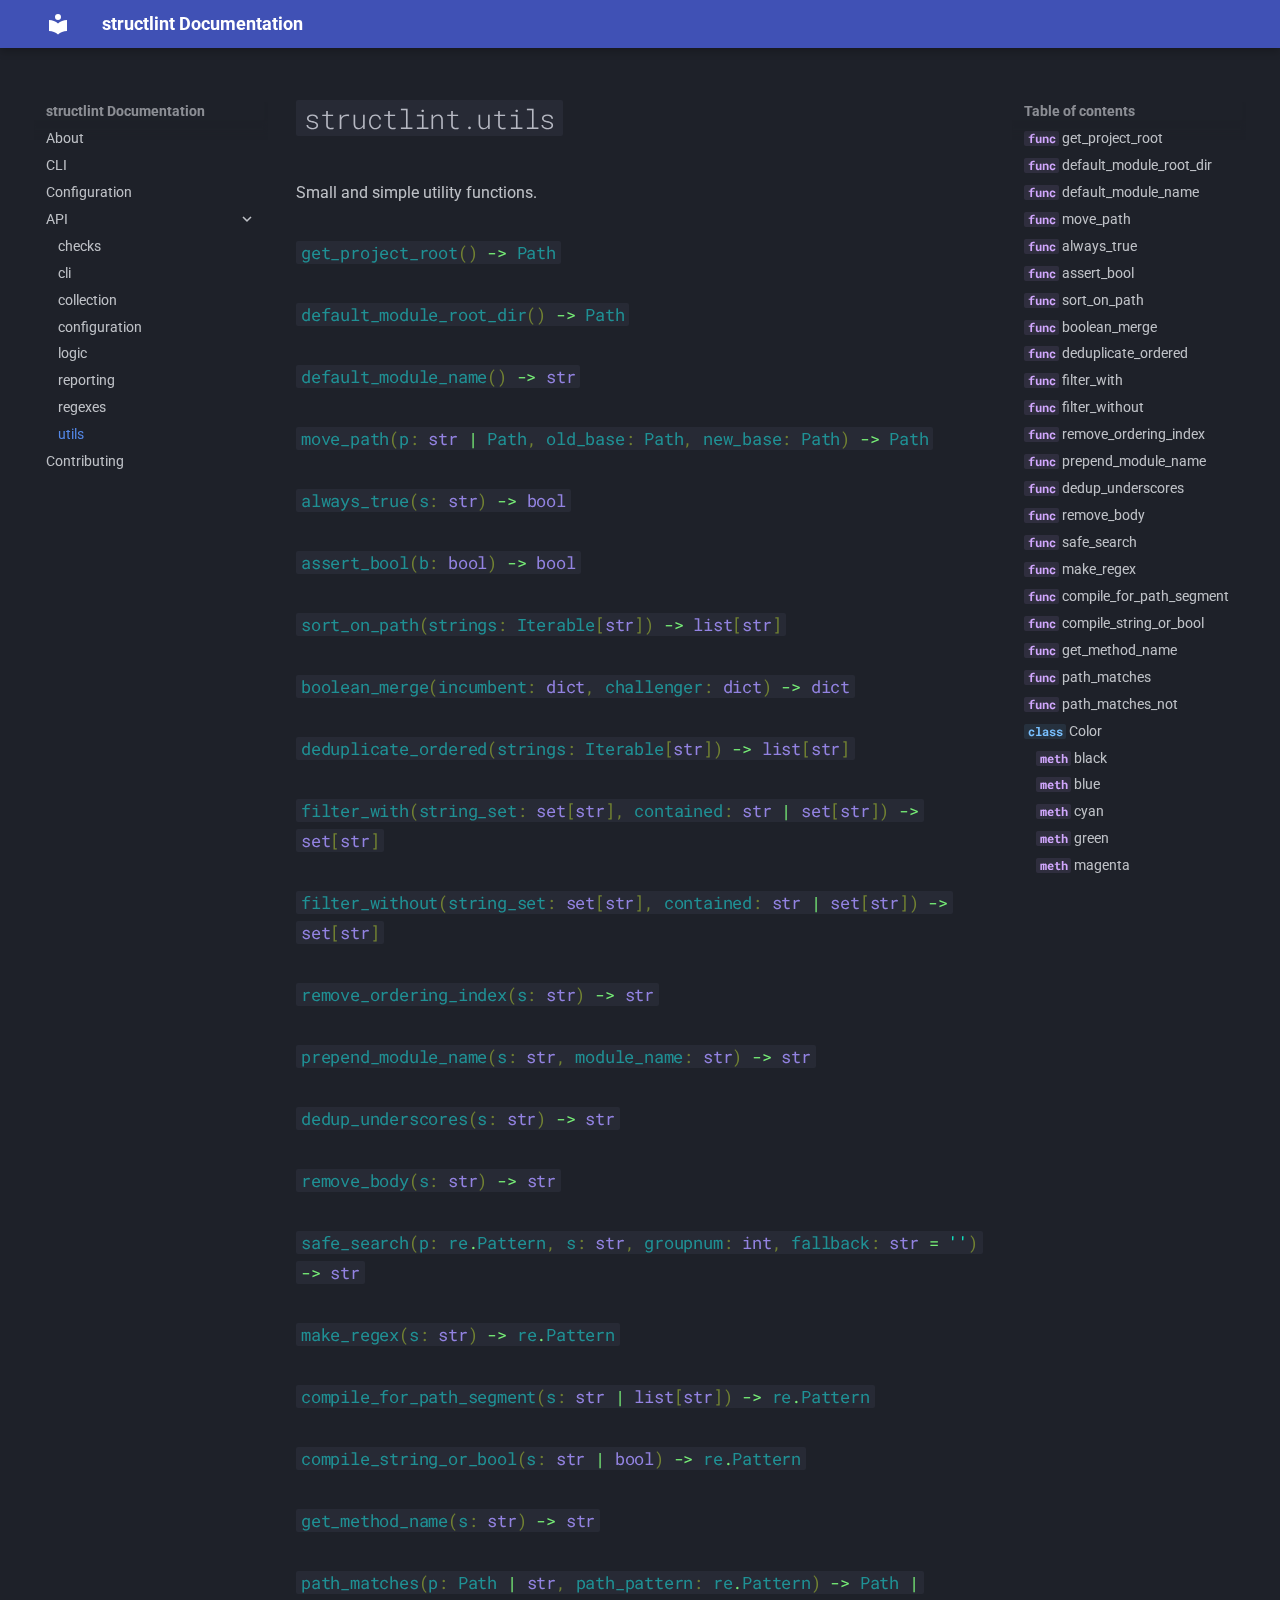
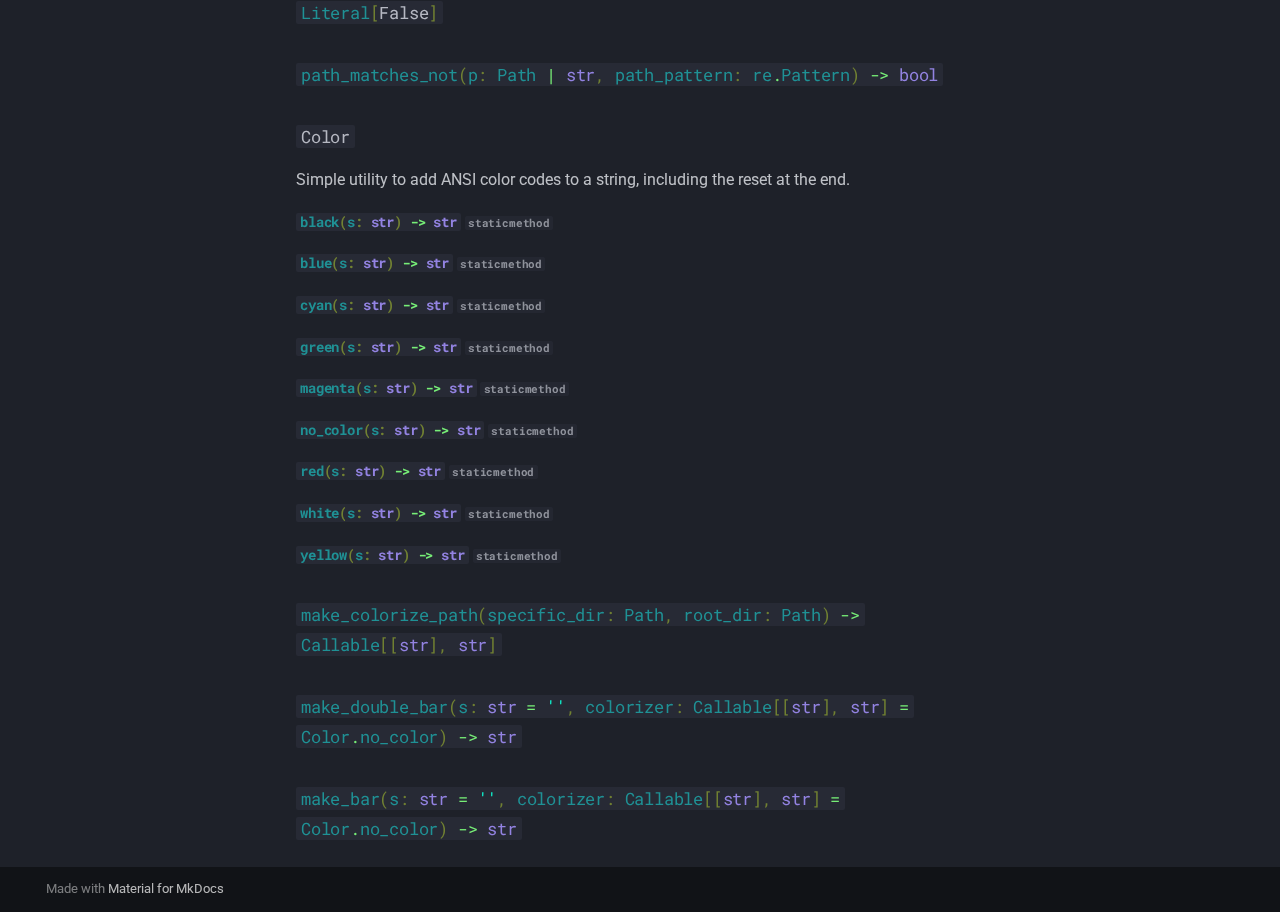
<file: api/utils/index.html>
<!doctype html>
<html lang="en" class="no-js">
  <head>
    
      <meta charset="utf-8">
      <meta name="viewport" content="width=device-width,initial-scale=1">
      
      
      
      
        <link rel="prev" href="../regexes/">
      
      
        <link rel="next" href="../../contributing/">
      
      
      <link rel="icon" href="../../assets/images/favicon.png">
      <meta name="generator" content="mkdocs-1.6.1, mkdocs-material-9.6.15">
    
    
      
        <title>utils - structlint Documentation</title>
      
    
    
      <link rel="stylesheet" href="../../assets/stylesheets/main.342714a4.min.css">
      
        
        <link rel="stylesheet" href="../../assets/stylesheets/palette.06af60db.min.css">
      
      


    
    
      
    
    
      
        
        
        <link rel="preconnect" href="https://fonts.gstatic.com" crossorigin>
        <link rel="stylesheet" href="https://fonts.googleapis.com/css?family=Roboto:300,300i,400,400i,700,700i%7CRoboto+Mono:400,400i,700,700i&display=fallback">
        <style>:root{--md-text-font:"Roboto";--md-code-font:"Roboto Mono"}</style>
      
    
    
      <link rel="stylesheet" href="../../assets/_mkdocstrings.css">
    
      <link rel="stylesheet" href="../../stylesheets/extra.css">
    
    <script>__md_scope=new URL("../..",location),__md_hash=e=>[...e].reduce(((e,_)=>(e<<5)-e+_.charCodeAt(0)),0),__md_get=(e,_=localStorage,t=__md_scope)=>JSON.parse(_.getItem(t.pathname+"."+e)),__md_set=(e,_,t=localStorage,a=__md_scope)=>{try{t.setItem(a.pathname+"."+e,JSON.stringify(_))}catch(e){}}</script>
    
      

    
    
    
  </head>
  
  
    
    
    
    
    
    <body dir="ltr" data-md-color-scheme="slate" data-md-color-primary="indigo" data-md-color-accent="teal">
  
    
    <input class="md-toggle" data-md-toggle="drawer" type="checkbox" id="__drawer" autocomplete="off">
    <input class="md-toggle" data-md-toggle="search" type="checkbox" id="__search" autocomplete="off">
    <label class="md-overlay" for="__drawer"></label>
    <div data-md-component="skip">
      
        
        <a href="#structlint.utils" class="md-skip">
          Skip to content
        </a>
      
    </div>
    <div data-md-component="announce">
      
    </div>
    
    
      

  

<header class="md-header md-header--shadow" data-md-component="header">
  <nav class="md-header__inner md-grid" aria-label="Header">
    <a href="../.." title="structlint Documentation" class="md-header__button md-logo" aria-label="structlint Documentation" data-md-component="logo">
      
  
  <svg xmlns="http://www.w3.org/2000/svg" viewBox="0 0 24 24"><path d="M12 8a3 3 0 0 0 3-3 3 3 0 0 0-3-3 3 3 0 0 0-3 3 3 3 0 0 0 3 3m0 3.54C9.64 9.35 6.5 8 3 8v11c3.5 0 6.64 1.35 9 3.54 2.36-2.19 5.5-3.54 9-3.54V8c-3.5 0-6.64 1.35-9 3.54"/></svg>

    </a>
    <label class="md-header__button md-icon" for="__drawer">
      
      <svg xmlns="http://www.w3.org/2000/svg" viewBox="0 0 24 24"><path d="M3 6h18v2H3zm0 5h18v2H3zm0 5h18v2H3z"/></svg>
    </label>
    <div class="md-header__title" data-md-component="header-title">
      <div class="md-header__ellipsis">
        <div class="md-header__topic">
          <span class="md-ellipsis">
            structlint Documentation
          </span>
        </div>
        <div class="md-header__topic" data-md-component="header-topic">
          <span class="md-ellipsis">
            
              utils
            
          </span>
        </div>
      </div>
    </div>
    
      
    
    
    
    
    
  </nav>
  
</header>
    
    <div class="md-container" data-md-component="container">
      
      
        
          
        
      
      <main class="md-main" data-md-component="main">
        <div class="md-main__inner md-grid">
          
            
              
              <div class="md-sidebar md-sidebar--primary" data-md-component="sidebar" data-md-type="navigation" >
                <div class="md-sidebar__scrollwrap">
                  <div class="md-sidebar__inner">
                    



<nav class="md-nav md-nav--primary" aria-label="Navigation" data-md-level="0">
  <label class="md-nav__title" for="__drawer">
    <a href="../.." title="structlint Documentation" class="md-nav__button md-logo" aria-label="structlint Documentation" data-md-component="logo">
      
  
  <svg xmlns="http://www.w3.org/2000/svg" viewBox="0 0 24 24"><path d="M12 8a3 3 0 0 0 3-3 3 3 0 0 0-3-3 3 3 0 0 0-3 3 3 3 0 0 0 3 3m0 3.54C9.64 9.35 6.5 8 3 8v11c3.5 0 6.64 1.35 9 3.54 2.36-2.19 5.5-3.54 9-3.54V8c-3.5 0-6.64 1.35-9 3.54"/></svg>

    </a>
    structlint Documentation
  </label>
  
  <ul class="md-nav__list" data-md-scrollfix>
    
      
      
  
  
  
  
    <li class="md-nav__item">
      <a href="../.." class="md-nav__link">
        
  
  
  <span class="md-ellipsis">
    About
    
  </span>
  

      </a>
    </li>
  

    
      
      
  
  
  
  
    <li class="md-nav__item">
      <a href="../../cli_/" class="md-nav__link">
        
  
  
  <span class="md-ellipsis">
    CLI
    
  </span>
  

      </a>
    </li>
  

    
      
      
  
  
  
  
    <li class="md-nav__item">
      <a href="../../configuration_/" class="md-nav__link">
        
  
  
  <span class="md-ellipsis">
    Configuration
    
  </span>
  

      </a>
    </li>
  

    
      
      
  
  
    
  
  
  
    
    
    
    
    
    <li class="md-nav__item md-nav__item--active md-nav__item--nested">
      
        
        
        <input class="md-nav__toggle md-toggle " type="checkbox" id="__nav_4" checked>
        
          
          <label class="md-nav__link" for="__nav_4" id="__nav_4_label" tabindex="0">
            
  
  
  <span class="md-ellipsis">
    API
    
  </span>
  

            <span class="md-nav__icon md-icon"></span>
          </label>
        
        <nav class="md-nav" data-md-level="1" aria-labelledby="__nav_4_label" aria-expanded="true">
          <label class="md-nav__title" for="__nav_4">
            <span class="md-nav__icon md-icon"></span>
            API
          </label>
          <ul class="md-nav__list" data-md-scrollfix>
            
              
                
  
  
  
  
    <li class="md-nav__item">
      <a href="../checks/" class="md-nav__link">
        
  
  
  <span class="md-ellipsis">
    checks
    
  </span>
  

      </a>
    </li>
  

              
            
              
                
  
  
  
  
    <li class="md-nav__item">
      <a href="../cli/" class="md-nav__link">
        
  
  
  <span class="md-ellipsis">
    cli
    
  </span>
  

      </a>
    </li>
  

              
            
              
                
  
  
  
  
    <li class="md-nav__item">
      <a href="../collection/" class="md-nav__link">
        
  
  
  <span class="md-ellipsis">
    collection
    
  </span>
  

      </a>
    </li>
  

              
            
              
                
  
  
  
  
    <li class="md-nav__item">
      <a href="../configuration/" class="md-nav__link">
        
  
  
  <span class="md-ellipsis">
    configuration
    
  </span>
  

      </a>
    </li>
  

              
            
              
                
  
  
  
  
    <li class="md-nav__item">
      <a href="../logic/" class="md-nav__link">
        
  
  
  <span class="md-ellipsis">
    logic
    
  </span>
  

      </a>
    </li>
  

              
            
              
                
  
  
  
  
    <li class="md-nav__item">
      <a href="../reporting/" class="md-nav__link">
        
  
  
  <span class="md-ellipsis">
    reporting
    
  </span>
  

      </a>
    </li>
  

              
            
              
                
  
  
  
  
    <li class="md-nav__item">
      <a href="../regexes/" class="md-nav__link">
        
  
  
  <span class="md-ellipsis">
    regexes
    
  </span>
  

      </a>
    </li>
  

              
            
              
                
  
  
    
  
  
  
    <li class="md-nav__item md-nav__item--active">
      
      <input class="md-nav__toggle md-toggle" type="checkbox" id="__toc">
      
      
        
      
      
        <label class="md-nav__link md-nav__link--active" for="__toc">
          
  
  
  <span class="md-ellipsis">
    utils
    
  </span>
  

          <span class="md-nav__icon md-icon"></span>
        </label>
      
      <a href="./" class="md-nav__link md-nav__link--active">
        
  
  
  <span class="md-ellipsis">
    utils
    
  </span>
  

      </a>
      
        

<nav class="md-nav md-nav--secondary" aria-label="Table of contents">
  
  
  
    
  
  
    <label class="md-nav__title" for="__toc">
      <span class="md-nav__icon md-icon"></span>
      Table of contents
    </label>
    <ul class="md-nav__list" data-md-component="toc" data-md-scrollfix>
      
        <li class="md-nav__item">
  <a href="#structlint.utils.get_project_root" class="md-nav__link">
    <span class="md-ellipsis">
      <code class="doc-symbol doc-symbol-toc doc-symbol-function"></code>&nbsp;get_project_root
    </span>
  </a>
  
</li>
      
        <li class="md-nav__item">
  <a href="#structlint.utils.default_module_root_dir" class="md-nav__link">
    <span class="md-ellipsis">
      <code class="doc-symbol doc-symbol-toc doc-symbol-function"></code>&nbsp;default_module_root_dir
    </span>
  </a>
  
</li>
      
        <li class="md-nav__item">
  <a href="#structlint.utils.default_module_name" class="md-nav__link">
    <span class="md-ellipsis">
      <code class="doc-symbol doc-symbol-toc doc-symbol-function"></code>&nbsp;default_module_name
    </span>
  </a>
  
</li>
      
        <li class="md-nav__item">
  <a href="#structlint.utils.move_path" class="md-nav__link">
    <span class="md-ellipsis">
      <code class="doc-symbol doc-symbol-toc doc-symbol-function"></code>&nbsp;move_path
    </span>
  </a>
  
</li>
      
        <li class="md-nav__item">
  <a href="#structlint.utils.always_true" class="md-nav__link">
    <span class="md-ellipsis">
      <code class="doc-symbol doc-symbol-toc doc-symbol-function"></code>&nbsp;always_true
    </span>
  </a>
  
</li>
      
        <li class="md-nav__item">
  <a href="#structlint.utils.assert_bool" class="md-nav__link">
    <span class="md-ellipsis">
      <code class="doc-symbol doc-symbol-toc doc-symbol-function"></code>&nbsp;assert_bool
    </span>
  </a>
  
</li>
      
        <li class="md-nav__item">
  <a href="#structlint.utils.sort_on_path" class="md-nav__link">
    <span class="md-ellipsis">
      <code class="doc-symbol doc-symbol-toc doc-symbol-function"></code>&nbsp;sort_on_path
    </span>
  </a>
  
</li>
      
        <li class="md-nav__item">
  <a href="#structlint.utils.boolean_merge" class="md-nav__link">
    <span class="md-ellipsis">
      <code class="doc-symbol doc-symbol-toc doc-symbol-function"></code>&nbsp;boolean_merge
    </span>
  </a>
  
</li>
      
        <li class="md-nav__item">
  <a href="#structlint.utils.deduplicate_ordered" class="md-nav__link">
    <span class="md-ellipsis">
      <code class="doc-symbol doc-symbol-toc doc-symbol-function"></code>&nbsp;deduplicate_ordered
    </span>
  </a>
  
</li>
      
        <li class="md-nav__item">
  <a href="#structlint.utils.filter_with" class="md-nav__link">
    <span class="md-ellipsis">
      <code class="doc-symbol doc-symbol-toc doc-symbol-function"></code>&nbsp;filter_with
    </span>
  </a>
  
</li>
      
        <li class="md-nav__item">
  <a href="#structlint.utils.filter_without" class="md-nav__link">
    <span class="md-ellipsis">
      <code class="doc-symbol doc-symbol-toc doc-symbol-function"></code>&nbsp;filter_without
    </span>
  </a>
  
</li>
      
        <li class="md-nav__item">
  <a href="#structlint.utils.remove_ordering_index" class="md-nav__link">
    <span class="md-ellipsis">
      <code class="doc-symbol doc-symbol-toc doc-symbol-function"></code>&nbsp;remove_ordering_index
    </span>
  </a>
  
</li>
      
        <li class="md-nav__item">
  <a href="#structlint.utils.prepend_module_name" class="md-nav__link">
    <span class="md-ellipsis">
      <code class="doc-symbol doc-symbol-toc doc-symbol-function"></code>&nbsp;prepend_module_name
    </span>
  </a>
  
</li>
      
        <li class="md-nav__item">
  <a href="#structlint.utils.dedup_underscores" class="md-nav__link">
    <span class="md-ellipsis">
      <code class="doc-symbol doc-symbol-toc doc-symbol-function"></code>&nbsp;dedup_underscores
    </span>
  </a>
  
</li>
      
        <li class="md-nav__item">
  <a href="#structlint.utils.remove_body" class="md-nav__link">
    <span class="md-ellipsis">
      <code class="doc-symbol doc-symbol-toc doc-symbol-function"></code>&nbsp;remove_body
    </span>
  </a>
  
</li>
      
        <li class="md-nav__item">
  <a href="#structlint.utils.safe_search" class="md-nav__link">
    <span class="md-ellipsis">
      <code class="doc-symbol doc-symbol-toc doc-symbol-function"></code>&nbsp;safe_search
    </span>
  </a>
  
</li>
      
        <li class="md-nav__item">
  <a href="#structlint.utils.make_regex" class="md-nav__link">
    <span class="md-ellipsis">
      <code class="doc-symbol doc-symbol-toc doc-symbol-function"></code>&nbsp;make_regex
    </span>
  </a>
  
</li>
      
        <li class="md-nav__item">
  <a href="#structlint.utils.compile_for_path_segment" class="md-nav__link">
    <span class="md-ellipsis">
      <code class="doc-symbol doc-symbol-toc doc-symbol-function"></code>&nbsp;compile_for_path_segment
    </span>
  </a>
  
</li>
      
        <li class="md-nav__item">
  <a href="#structlint.utils.compile_string_or_bool" class="md-nav__link">
    <span class="md-ellipsis">
      <code class="doc-symbol doc-symbol-toc doc-symbol-function"></code>&nbsp;compile_string_or_bool
    </span>
  </a>
  
</li>
      
        <li class="md-nav__item">
  <a href="#structlint.utils.get_method_name" class="md-nav__link">
    <span class="md-ellipsis">
      <code class="doc-symbol doc-symbol-toc doc-symbol-function"></code>&nbsp;get_method_name
    </span>
  </a>
  
</li>
      
        <li class="md-nav__item">
  <a href="#structlint.utils.path_matches" class="md-nav__link">
    <span class="md-ellipsis">
      <code class="doc-symbol doc-symbol-toc doc-symbol-function"></code>&nbsp;path_matches
    </span>
  </a>
  
</li>
      
        <li class="md-nav__item">
  <a href="#structlint.utils.path_matches_not" class="md-nav__link">
    <span class="md-ellipsis">
      <code class="doc-symbol doc-symbol-toc doc-symbol-function"></code>&nbsp;path_matches_not
    </span>
  </a>
  
</li>
      
        <li class="md-nav__item">
  <a href="#structlint.utils.Color" class="md-nav__link">
    <span class="md-ellipsis">
      <code class="doc-symbol doc-symbol-toc doc-symbol-class"></code>&nbsp;Color
    </span>
  </a>
  
    <nav class="md-nav" aria-label=" Color">
      <ul class="md-nav__list">
        
          <li class="md-nav__item">
  <a href="#structlint.utils.Color.black" class="md-nav__link">
    <span class="md-ellipsis">
      <code class="doc-symbol doc-symbol-toc doc-symbol-method"></code>&nbsp;black
    </span>
  </a>
  
</li>
        
          <li class="md-nav__item">
  <a href="#structlint.utils.Color.blue" class="md-nav__link">
    <span class="md-ellipsis">
      <code class="doc-symbol doc-symbol-toc doc-symbol-method"></code>&nbsp;blue
    </span>
  </a>
  
</li>
        
          <li class="md-nav__item">
  <a href="#structlint.utils.Color.cyan" class="md-nav__link">
    <span class="md-ellipsis">
      <code class="doc-symbol doc-symbol-toc doc-symbol-method"></code>&nbsp;cyan
    </span>
  </a>
  
</li>
        
          <li class="md-nav__item">
  <a href="#structlint.utils.Color.green" class="md-nav__link">
    <span class="md-ellipsis">
      <code class="doc-symbol doc-symbol-toc doc-symbol-method"></code>&nbsp;green
    </span>
  </a>
  
</li>
        
          <li class="md-nav__item">
  <a href="#structlint.utils.Color.magenta" class="md-nav__link">
    <span class="md-ellipsis">
      <code class="doc-symbol doc-symbol-toc doc-symbol-method"></code>&nbsp;magenta
    </span>
  </a>
  
</li>
        
          <li class="md-nav__item">
  <a href="#structlint.utils.Color.no_color" class="md-nav__link">
    <span class="md-ellipsis">
      <code class="doc-symbol doc-symbol-toc doc-symbol-method"></code>&nbsp;no_color
    </span>
  </a>
  
</li>
        
          <li class="md-nav__item">
  <a href="#structlint.utils.Color.red" class="md-nav__link">
    <span class="md-ellipsis">
      <code class="doc-symbol doc-symbol-toc doc-symbol-method"></code>&nbsp;red
    </span>
  </a>
  
</li>
        
          <li class="md-nav__item">
  <a href="#structlint.utils.Color.white" class="md-nav__link">
    <span class="md-ellipsis">
      <code class="doc-symbol doc-symbol-toc doc-symbol-method"></code>&nbsp;white
    </span>
  </a>
  
</li>
        
          <li class="md-nav__item">
  <a href="#structlint.utils.Color.yellow" class="md-nav__link">
    <span class="md-ellipsis">
      <code class="doc-symbol doc-symbol-toc doc-symbol-method"></code>&nbsp;yellow
    </span>
  </a>
  
</li>
        
      </ul>
    </nav>
  
</li>
      
        <li class="md-nav__item">
  <a href="#structlint.utils.make_colorize_path" class="md-nav__link">
    <span class="md-ellipsis">
      <code class="doc-symbol doc-symbol-toc doc-symbol-function"></code>&nbsp;make_colorize_path
    </span>
  </a>
  
</li>
      
        <li class="md-nav__item">
  <a href="#structlint.utils.make_double_bar" class="md-nav__link">
    <span class="md-ellipsis">
      <code class="doc-symbol doc-symbol-toc doc-symbol-function"></code>&nbsp;make_double_bar
    </span>
  </a>
  
</li>
      
        <li class="md-nav__item">
  <a href="#structlint.utils.make_bar" class="md-nav__link">
    <span class="md-ellipsis">
      <code class="doc-symbol doc-symbol-toc doc-symbol-function"></code>&nbsp;make_bar
    </span>
  </a>
  
</li>
      
    </ul>
  
</nav>
      
    </li>
  

              
            
          </ul>
        </nav>
      
    </li>
  

    
      
      
  
  
  
  
    <li class="md-nav__item">
      <a href="../../contributing/" class="md-nav__link">
        
  
  
  <span class="md-ellipsis">
    Contributing
    
  </span>
  

      </a>
    </li>
  

    
  </ul>
</nav>
                  </div>
                </div>
              </div>
            
            
              
              <div class="md-sidebar md-sidebar--secondary" data-md-component="sidebar" data-md-type="toc" >
                <div class="md-sidebar__scrollwrap">
                  <div class="md-sidebar__inner">
                    

<nav class="md-nav md-nav--secondary" aria-label="Table of contents">
  
  
  
    
  
  
    <label class="md-nav__title" for="__toc">
      <span class="md-nav__icon md-icon"></span>
      Table of contents
    </label>
    <ul class="md-nav__list" data-md-component="toc" data-md-scrollfix>
      
        <li class="md-nav__item">
  <a href="#structlint.utils.get_project_root" class="md-nav__link">
    <span class="md-ellipsis">
      <code class="doc-symbol doc-symbol-toc doc-symbol-function"></code>&nbsp;get_project_root
    </span>
  </a>
  
</li>
      
        <li class="md-nav__item">
  <a href="#structlint.utils.default_module_root_dir" class="md-nav__link">
    <span class="md-ellipsis">
      <code class="doc-symbol doc-symbol-toc doc-symbol-function"></code>&nbsp;default_module_root_dir
    </span>
  </a>
  
</li>
      
        <li class="md-nav__item">
  <a href="#structlint.utils.default_module_name" class="md-nav__link">
    <span class="md-ellipsis">
      <code class="doc-symbol doc-symbol-toc doc-symbol-function"></code>&nbsp;default_module_name
    </span>
  </a>
  
</li>
      
        <li class="md-nav__item">
  <a href="#structlint.utils.move_path" class="md-nav__link">
    <span class="md-ellipsis">
      <code class="doc-symbol doc-symbol-toc doc-symbol-function"></code>&nbsp;move_path
    </span>
  </a>
  
</li>
      
        <li class="md-nav__item">
  <a href="#structlint.utils.always_true" class="md-nav__link">
    <span class="md-ellipsis">
      <code class="doc-symbol doc-symbol-toc doc-symbol-function"></code>&nbsp;always_true
    </span>
  </a>
  
</li>
      
        <li class="md-nav__item">
  <a href="#structlint.utils.assert_bool" class="md-nav__link">
    <span class="md-ellipsis">
      <code class="doc-symbol doc-symbol-toc doc-symbol-function"></code>&nbsp;assert_bool
    </span>
  </a>
  
</li>
      
        <li class="md-nav__item">
  <a href="#structlint.utils.sort_on_path" class="md-nav__link">
    <span class="md-ellipsis">
      <code class="doc-symbol doc-symbol-toc doc-symbol-function"></code>&nbsp;sort_on_path
    </span>
  </a>
  
</li>
      
        <li class="md-nav__item">
  <a href="#structlint.utils.boolean_merge" class="md-nav__link">
    <span class="md-ellipsis">
      <code class="doc-symbol doc-symbol-toc doc-symbol-function"></code>&nbsp;boolean_merge
    </span>
  </a>
  
</li>
      
        <li class="md-nav__item">
  <a href="#structlint.utils.deduplicate_ordered" class="md-nav__link">
    <span class="md-ellipsis">
      <code class="doc-symbol doc-symbol-toc doc-symbol-function"></code>&nbsp;deduplicate_ordered
    </span>
  </a>
  
</li>
      
        <li class="md-nav__item">
  <a href="#structlint.utils.filter_with" class="md-nav__link">
    <span class="md-ellipsis">
      <code class="doc-symbol doc-symbol-toc doc-symbol-function"></code>&nbsp;filter_with
    </span>
  </a>
  
</li>
      
        <li class="md-nav__item">
  <a href="#structlint.utils.filter_without" class="md-nav__link">
    <span class="md-ellipsis">
      <code class="doc-symbol doc-symbol-toc doc-symbol-function"></code>&nbsp;filter_without
    </span>
  </a>
  
</li>
      
        <li class="md-nav__item">
  <a href="#structlint.utils.remove_ordering_index" class="md-nav__link">
    <span class="md-ellipsis">
      <code class="doc-symbol doc-symbol-toc doc-symbol-function"></code>&nbsp;remove_ordering_index
    </span>
  </a>
  
</li>
      
        <li class="md-nav__item">
  <a href="#structlint.utils.prepend_module_name" class="md-nav__link">
    <span class="md-ellipsis">
      <code class="doc-symbol doc-symbol-toc doc-symbol-function"></code>&nbsp;prepend_module_name
    </span>
  </a>
  
</li>
      
        <li class="md-nav__item">
  <a href="#structlint.utils.dedup_underscores" class="md-nav__link">
    <span class="md-ellipsis">
      <code class="doc-symbol doc-symbol-toc doc-symbol-function"></code>&nbsp;dedup_underscores
    </span>
  </a>
  
</li>
      
        <li class="md-nav__item">
  <a href="#structlint.utils.remove_body" class="md-nav__link">
    <span class="md-ellipsis">
      <code class="doc-symbol doc-symbol-toc doc-symbol-function"></code>&nbsp;remove_body
    </span>
  </a>
  
</li>
      
        <li class="md-nav__item">
  <a href="#structlint.utils.safe_search" class="md-nav__link">
    <span class="md-ellipsis">
      <code class="doc-symbol doc-symbol-toc doc-symbol-function"></code>&nbsp;safe_search
    </span>
  </a>
  
</li>
      
        <li class="md-nav__item">
  <a href="#structlint.utils.make_regex" class="md-nav__link">
    <span class="md-ellipsis">
      <code class="doc-symbol doc-symbol-toc doc-symbol-function"></code>&nbsp;make_regex
    </span>
  </a>
  
</li>
      
        <li class="md-nav__item">
  <a href="#structlint.utils.compile_for_path_segment" class="md-nav__link">
    <span class="md-ellipsis">
      <code class="doc-symbol doc-symbol-toc doc-symbol-function"></code>&nbsp;compile_for_path_segment
    </span>
  </a>
  
</li>
      
        <li class="md-nav__item">
  <a href="#structlint.utils.compile_string_or_bool" class="md-nav__link">
    <span class="md-ellipsis">
      <code class="doc-symbol doc-symbol-toc doc-symbol-function"></code>&nbsp;compile_string_or_bool
    </span>
  </a>
  
</li>
      
        <li class="md-nav__item">
  <a href="#structlint.utils.get_method_name" class="md-nav__link">
    <span class="md-ellipsis">
      <code class="doc-symbol doc-symbol-toc doc-symbol-function"></code>&nbsp;get_method_name
    </span>
  </a>
  
</li>
      
        <li class="md-nav__item">
  <a href="#structlint.utils.path_matches" class="md-nav__link">
    <span class="md-ellipsis">
      <code class="doc-symbol doc-symbol-toc doc-symbol-function"></code>&nbsp;path_matches
    </span>
  </a>
  
</li>
      
        <li class="md-nav__item">
  <a href="#structlint.utils.path_matches_not" class="md-nav__link">
    <span class="md-ellipsis">
      <code class="doc-symbol doc-symbol-toc doc-symbol-function"></code>&nbsp;path_matches_not
    </span>
  </a>
  
</li>
      
        <li class="md-nav__item">
  <a href="#structlint.utils.Color" class="md-nav__link">
    <span class="md-ellipsis">
      <code class="doc-symbol doc-symbol-toc doc-symbol-class"></code>&nbsp;Color
    </span>
  </a>
  
    <nav class="md-nav" aria-label=" Color">
      <ul class="md-nav__list">
        
          <li class="md-nav__item">
  <a href="#structlint.utils.Color.black" class="md-nav__link">
    <span class="md-ellipsis">
      <code class="doc-symbol doc-symbol-toc doc-symbol-method"></code>&nbsp;black
    </span>
  </a>
  
</li>
        
          <li class="md-nav__item">
  <a href="#structlint.utils.Color.blue" class="md-nav__link">
    <span class="md-ellipsis">
      <code class="doc-symbol doc-symbol-toc doc-symbol-method"></code>&nbsp;blue
    </span>
  </a>
  
</li>
        
          <li class="md-nav__item">
  <a href="#structlint.utils.Color.cyan" class="md-nav__link">
    <span class="md-ellipsis">
      <code class="doc-symbol doc-symbol-toc doc-symbol-method"></code>&nbsp;cyan
    </span>
  </a>
  
</li>
        
          <li class="md-nav__item">
  <a href="#structlint.utils.Color.green" class="md-nav__link">
    <span class="md-ellipsis">
      <code class="doc-symbol doc-symbol-toc doc-symbol-method"></code>&nbsp;green
    </span>
  </a>
  
</li>
        
          <li class="md-nav__item">
  <a href="#structlint.utils.Color.magenta" class="md-nav__link">
    <span class="md-ellipsis">
      <code class="doc-symbol doc-symbol-toc doc-symbol-method"></code>&nbsp;magenta
    </span>
  </a>
  
</li>
        
          <li class="md-nav__item">
  <a href="#structlint.utils.Color.no_color" class="md-nav__link">
    <span class="md-ellipsis">
      <code class="doc-symbol doc-symbol-toc doc-symbol-method"></code>&nbsp;no_color
    </span>
  </a>
  
</li>
        
          <li class="md-nav__item">
  <a href="#structlint.utils.Color.red" class="md-nav__link">
    <span class="md-ellipsis">
      <code class="doc-symbol doc-symbol-toc doc-symbol-method"></code>&nbsp;red
    </span>
  </a>
  
</li>
        
          <li class="md-nav__item">
  <a href="#structlint.utils.Color.white" class="md-nav__link">
    <span class="md-ellipsis">
      <code class="doc-symbol doc-symbol-toc doc-symbol-method"></code>&nbsp;white
    </span>
  </a>
  
</li>
        
          <li class="md-nav__item">
  <a href="#structlint.utils.Color.yellow" class="md-nav__link">
    <span class="md-ellipsis">
      <code class="doc-symbol doc-symbol-toc doc-symbol-method"></code>&nbsp;yellow
    </span>
  </a>
  
</li>
        
      </ul>
    </nav>
  
</li>
      
        <li class="md-nav__item">
  <a href="#structlint.utils.make_colorize_path" class="md-nav__link">
    <span class="md-ellipsis">
      <code class="doc-symbol doc-symbol-toc doc-symbol-function"></code>&nbsp;make_colorize_path
    </span>
  </a>
  
</li>
      
        <li class="md-nav__item">
  <a href="#structlint.utils.make_double_bar" class="md-nav__link">
    <span class="md-ellipsis">
      <code class="doc-symbol doc-symbol-toc doc-symbol-function"></code>&nbsp;make_double_bar
    </span>
  </a>
  
</li>
      
        <li class="md-nav__item">
  <a href="#structlint.utils.make_bar" class="md-nav__link">
    <span class="md-ellipsis">
      <code class="doc-symbol doc-symbol-toc doc-symbol-function"></code>&nbsp;make_bar
    </span>
  </a>
  
</li>
      
    </ul>
  
</nav>
                  </div>
                </div>
              </div>
            
          
          
            <div class="md-content" data-md-component="content">
              <article class="md-content__inner md-typeset">
                
                  



<div class="doc doc-object doc-module">



<h1 id="structlint.utils" class="doc doc-heading">
            <code>structlint.utils</code>


</h1>

    <div class="doc doc-contents first">

        <p>Small and simple utility functions.</p>









  <div class="doc doc-children">











  </div>

    </div>

</div>

<div class="doc doc-object doc-function">


<h3 id="structlint.utils.get_project_root" class="doc doc-heading">
            <code class="highlight language-python"><span class="n">get_project_root</span><span class="p">()</span> <span class="o">-&gt;</span> <span class="n">Path</span></code>

</h3>


    <div class="doc doc-contents first">


    </div>

</div>

<div class="doc doc-object doc-function">


<h3 id="structlint.utils.default_module_root_dir" class="doc doc-heading">
            <code class="highlight language-python"><span class="n">default_module_root_dir</span><span class="p">()</span> <span class="o">-&gt;</span> <span class="n">Path</span></code>

</h3>


    <div class="doc doc-contents first">


    </div>

</div>

<div class="doc doc-object doc-function">


<h3 id="structlint.utils.default_module_name" class="doc doc-heading">
            <code class="highlight language-python"><span class="n">default_module_name</span><span class="p">()</span> <span class="o">-&gt;</span> <span class="nb">str</span></code>

</h3>


    <div class="doc doc-contents first">


    </div>

</div>

<div class="doc doc-object doc-function">


<h3 id="structlint.utils.move_path" class="doc doc-heading">
            <code class="highlight language-python"><span class="n">move_path</span><span class="p">(</span><span class="n">p</span><span class="p">:</span> <span class="nb">str</span> <span class="o">|</span> <span class="n">Path</span><span class="p">,</span> <span class="n">old_base</span><span class="p">:</span> <span class="n">Path</span><span class="p">,</span> <span class="n">new_base</span><span class="p">:</span> <span class="n">Path</span><span class="p">)</span> <span class="o">-&gt;</span> <span class="n">Path</span></code>

</h3>


    <div class="doc doc-contents first">


    </div>

</div>

<div class="doc doc-object doc-function">


<h3 id="structlint.utils.always_true" class="doc doc-heading">
            <code class="highlight language-python"><span class="n">always_true</span><span class="p">(</span><span class="n">s</span><span class="p">:</span> <span class="nb">str</span><span class="p">)</span> <span class="o">-&gt;</span> <span class="nb">bool</span></code>

</h3>


    <div class="doc doc-contents first">


    </div>

</div>

<div class="doc doc-object doc-function">


<h3 id="structlint.utils.assert_bool" class="doc doc-heading">
            <code class="highlight language-python"><span class="n">assert_bool</span><span class="p">(</span><span class="n">b</span><span class="p">:</span> <span class="nb">bool</span><span class="p">)</span> <span class="o">-&gt;</span> <span class="nb">bool</span></code>

</h3>


    <div class="doc doc-contents first">


    </div>

</div>

<div class="doc doc-object doc-function">


<h3 id="structlint.utils.sort_on_path" class="doc doc-heading">
            <code class="highlight language-python"><span class="n">sort_on_path</span><span class="p">(</span><span class="n">strings</span><span class="p">:</span> <span class="n">Iterable</span><span class="p">[</span><span class="nb">str</span><span class="p">])</span> <span class="o">-&gt;</span> <span class="nb">list</span><span class="p">[</span><span class="nb">str</span><span class="p">]</span></code>

</h3>


    <div class="doc doc-contents first">


    </div>

</div>

<div class="doc doc-object doc-function">


<h3 id="structlint.utils.boolean_merge" class="doc doc-heading">
            <code class="highlight language-python"><span class="n">boolean_merge</span><span class="p">(</span><span class="n">incumbent</span><span class="p">:</span> <span class="nb">dict</span><span class="p">,</span> <span class="n">challenger</span><span class="p">:</span> <span class="nb">dict</span><span class="p">)</span> <span class="o">-&gt;</span> <span class="nb">dict</span></code>

</h3>


    <div class="doc doc-contents first">


    </div>

</div>

<div class="doc doc-object doc-function">


<h3 id="structlint.utils.deduplicate_ordered" class="doc doc-heading">
            <code class="highlight language-python"><span class="n">deduplicate_ordered</span><span class="p">(</span><span class="n">strings</span><span class="p">:</span> <span class="n">Iterable</span><span class="p">[</span><span class="nb">str</span><span class="p">])</span> <span class="o">-&gt;</span> <span class="nb">list</span><span class="p">[</span><span class="nb">str</span><span class="p">]</span></code>

</h3>


    <div class="doc doc-contents first">


    </div>

</div>

<div class="doc doc-object doc-function">


<h3 id="structlint.utils.filter_with" class="doc doc-heading">
            <code class="highlight language-python"><span class="n">filter_with</span><span class="p">(</span><span class="n">string_set</span><span class="p">:</span> <span class="nb">set</span><span class="p">[</span><span class="nb">str</span><span class="p">],</span> <span class="n">contained</span><span class="p">:</span> <span class="nb">str</span> <span class="o">|</span> <span class="nb">set</span><span class="p">[</span><span class="nb">str</span><span class="p">])</span> <span class="o">-&gt;</span> <span class="nb">set</span><span class="p">[</span><span class="nb">str</span><span class="p">]</span></code>

</h3>


    <div class="doc doc-contents first">


    </div>

</div>

<div class="doc doc-object doc-function">


<h3 id="structlint.utils.filter_without" class="doc doc-heading">
            <code class="highlight language-python"><span class="n">filter_without</span><span class="p">(</span><span class="n">string_set</span><span class="p">:</span> <span class="nb">set</span><span class="p">[</span><span class="nb">str</span><span class="p">],</span> <span class="n">contained</span><span class="p">:</span> <span class="nb">str</span> <span class="o">|</span> <span class="nb">set</span><span class="p">[</span><span class="nb">str</span><span class="p">])</span> <span class="o">-&gt;</span> <span class="nb">set</span><span class="p">[</span><span class="nb">str</span><span class="p">]</span></code>

</h3>


    <div class="doc doc-contents first">


    </div>

</div>

<div class="doc doc-object doc-function">


<h3 id="structlint.utils.remove_ordering_index" class="doc doc-heading">
            <code class="highlight language-python"><span class="n">remove_ordering_index</span><span class="p">(</span><span class="n">s</span><span class="p">:</span> <span class="nb">str</span><span class="p">)</span> <span class="o">-&gt;</span> <span class="nb">str</span></code>

</h3>


    <div class="doc doc-contents first">


    </div>

</div>

<div class="doc doc-object doc-function">


<h3 id="structlint.utils.prepend_module_name" class="doc doc-heading">
            <code class="highlight language-python"><span class="n">prepend_module_name</span><span class="p">(</span><span class="n">s</span><span class="p">:</span> <span class="nb">str</span><span class="p">,</span> <span class="n">module_name</span><span class="p">:</span> <span class="nb">str</span><span class="p">)</span> <span class="o">-&gt;</span> <span class="nb">str</span></code>

</h3>


    <div class="doc doc-contents first">


    </div>

</div>

<div class="doc doc-object doc-function">


<h3 id="structlint.utils.dedup_underscores" class="doc doc-heading">
            <code class="highlight language-python"><span class="n">dedup_underscores</span><span class="p">(</span><span class="n">s</span><span class="p">:</span> <span class="nb">str</span><span class="p">)</span> <span class="o">-&gt;</span> <span class="nb">str</span></code>

</h3>


    <div class="doc doc-contents first">


    </div>

</div>

<div class="doc doc-object doc-function">


<h3 id="structlint.utils.remove_body" class="doc doc-heading">
            <code class="highlight language-python"><span class="n">remove_body</span><span class="p">(</span><span class="n">s</span><span class="p">:</span> <span class="nb">str</span><span class="p">)</span> <span class="o">-&gt;</span> <span class="nb">str</span></code>

</h3>


    <div class="doc doc-contents first">


    </div>

</div>

<div class="doc doc-object doc-function">


<h3 id="structlint.utils.safe_search" class="doc doc-heading">
            <code class="highlight language-python"><span class="n">safe_search</span><span class="p">(</span><span class="n">p</span><span class="p">:</span> <span class="n">re</span><span class="o">.</span><span class="n">Pattern</span><span class="p">,</span> <span class="n">s</span><span class="p">:</span> <span class="nb">str</span><span class="p">,</span> <span class="n">groupnum</span><span class="p">:</span> <span class="nb">int</span><span class="p">,</span> <span class="n">fallback</span><span class="p">:</span> <span class="nb">str</span> <span class="o">=</span> <span class="s1">&#39;&#39;</span><span class="p">)</span> <span class="o">-&gt;</span> <span class="nb">str</span></code>

</h3>


    <div class="doc doc-contents first">


    </div>

</div>

<div class="doc doc-object doc-function">


<h3 id="structlint.utils.make_regex" class="doc doc-heading">
            <code class="highlight language-python"><span class="n">make_regex</span><span class="p">(</span><span class="n">s</span><span class="p">:</span> <span class="nb">str</span><span class="p">)</span> <span class="o">-&gt;</span> <span class="n">re</span><span class="o">.</span><span class="n">Pattern</span></code>

</h3>


    <div class="doc doc-contents first">


    </div>

</div>

<div class="doc doc-object doc-function">


<h3 id="structlint.utils.compile_for_path_segment" class="doc doc-heading">
            <code class="highlight language-python"><span class="n">compile_for_path_segment</span><span class="p">(</span><span class="n">s</span><span class="p">:</span> <span class="nb">str</span> <span class="o">|</span> <span class="nb">list</span><span class="p">[</span><span class="nb">str</span><span class="p">])</span> <span class="o">-&gt;</span> <span class="n">re</span><span class="o">.</span><span class="n">Pattern</span></code>

</h3>


    <div class="doc doc-contents first">


    </div>

</div>

<div class="doc doc-object doc-function">


<h3 id="structlint.utils.compile_string_or_bool" class="doc doc-heading">
            <code class="highlight language-python"><span class="n">compile_string_or_bool</span><span class="p">(</span><span class="n">s</span><span class="p">:</span> <span class="nb">str</span> <span class="o">|</span> <span class="nb">bool</span><span class="p">)</span> <span class="o">-&gt;</span> <span class="n">re</span><span class="o">.</span><span class="n">Pattern</span></code>

</h3>


    <div class="doc doc-contents first">


    </div>

</div>

<div class="doc doc-object doc-function">


<h3 id="structlint.utils.get_method_name" class="doc doc-heading">
            <code class="highlight language-python"><span class="n">get_method_name</span><span class="p">(</span><span class="n">s</span><span class="p">:</span> <span class="nb">str</span><span class="p">)</span> <span class="o">-&gt;</span> <span class="nb">str</span></code>

</h3>


    <div class="doc doc-contents first">


    </div>

</div>

<div class="doc doc-object doc-function">


<h3 id="structlint.utils.path_matches" class="doc doc-heading">
            <code class="highlight language-python"><span class="n">path_matches</span><span class="p">(</span><span class="n">p</span><span class="p">:</span> <span class="n">Path</span> <span class="o">|</span> <span class="nb">str</span><span class="p">,</span> <span class="n">path_pattern</span><span class="p">:</span> <span class="n">re</span><span class="o">.</span><span class="n">Pattern</span><span class="p">)</span> <span class="o">-&gt;</span> <span class="n">Path</span> <span class="o">|</span> <span class="n">Literal</span><span class="p">[</span><span class="kc">False</span><span class="p">]</span></code>

</h3>


    <div class="doc doc-contents first">


    </div>

</div>

<div class="doc doc-object doc-function">


<h3 id="structlint.utils.path_matches_not" class="doc doc-heading">
            <code class="highlight language-python"><span class="n">path_matches_not</span><span class="p">(</span><span class="n">p</span><span class="p">:</span> <span class="n">Path</span> <span class="o">|</span> <span class="nb">str</span><span class="p">,</span> <span class="n">path_pattern</span><span class="p">:</span> <span class="n">re</span><span class="o">.</span><span class="n">Pattern</span><span class="p">)</span> <span class="o">-&gt;</span> <span class="nb">bool</span></code>

</h3>


    <div class="doc doc-contents first">


    </div>

</div>

<div class="doc doc-object doc-class">



<h3 id="structlint.utils.Color" class="doc doc-heading">
            <code>Color</code>


</h3>


    <div class="doc doc-contents first">


        <p>Simple utility to add ANSI color codes to a string, including the reset at the end.</p>










  <div class="doc doc-children">









<div class="doc doc-object doc-function">


<h4 id="structlint.utils.Color.black" class="doc doc-heading">
            <code class="highlight language-python"><span class="n">black</span><span class="p">(</span><span class="n">s</span><span class="p">:</span> <span class="nb">str</span><span class="p">)</span> <span class="o">-&gt;</span> <span class="nb">str</span></code>

  <span class="doc doc-labels">
      <small class="doc doc-label doc-label-staticmethod"><code>staticmethod</code></small>
  </span>

</h4>


    <div class="doc doc-contents ">


    </div>

</div>

<div class="doc doc-object doc-function">


<h4 id="structlint.utils.Color.blue" class="doc doc-heading">
            <code class="highlight language-python"><span class="n">blue</span><span class="p">(</span><span class="n">s</span><span class="p">:</span> <span class="nb">str</span><span class="p">)</span> <span class="o">-&gt;</span> <span class="nb">str</span></code>

  <span class="doc doc-labels">
      <small class="doc doc-label doc-label-staticmethod"><code>staticmethod</code></small>
  </span>

</h4>


    <div class="doc doc-contents ">


    </div>

</div>

<div class="doc doc-object doc-function">


<h4 id="structlint.utils.Color.cyan" class="doc doc-heading">
            <code class="highlight language-python"><span class="n">cyan</span><span class="p">(</span><span class="n">s</span><span class="p">:</span> <span class="nb">str</span><span class="p">)</span> <span class="o">-&gt;</span> <span class="nb">str</span></code>

  <span class="doc doc-labels">
      <small class="doc doc-label doc-label-staticmethod"><code>staticmethod</code></small>
  </span>

</h4>


    <div class="doc doc-contents ">


    </div>

</div>

<div class="doc doc-object doc-function">


<h4 id="structlint.utils.Color.green" class="doc doc-heading">
            <code class="highlight language-python"><span class="n">green</span><span class="p">(</span><span class="n">s</span><span class="p">:</span> <span class="nb">str</span><span class="p">)</span> <span class="o">-&gt;</span> <span class="nb">str</span></code>

  <span class="doc doc-labels">
      <small class="doc doc-label doc-label-staticmethod"><code>staticmethod</code></small>
  </span>

</h4>


    <div class="doc doc-contents ">


    </div>

</div>

<div class="doc doc-object doc-function">


<h4 id="structlint.utils.Color.magenta" class="doc doc-heading">
            <code class="highlight language-python"><span class="n">magenta</span><span class="p">(</span><span class="n">s</span><span class="p">:</span> <span class="nb">str</span><span class="p">)</span> <span class="o">-&gt;</span> <span class="nb">str</span></code>

  <span class="doc doc-labels">
      <small class="doc doc-label doc-label-staticmethod"><code>staticmethod</code></small>
  </span>

</h4>


    <div class="doc doc-contents ">


    </div>

</div>

<div class="doc doc-object doc-function">


<h4 id="structlint.utils.Color.no_color" class="doc doc-heading">
            <code class="highlight language-python"><span class="n">no_color</span><span class="p">(</span><span class="n">s</span><span class="p">:</span> <span class="nb">str</span><span class="p">)</span> <span class="o">-&gt;</span> <span class="nb">str</span></code>

  <span class="doc doc-labels">
      <small class="doc doc-label doc-label-staticmethod"><code>staticmethod</code></small>
  </span>

</h4>


    <div class="doc doc-contents ">


    </div>

</div>

<div class="doc doc-object doc-function">


<h4 id="structlint.utils.Color.red" class="doc doc-heading">
            <code class="highlight language-python"><span class="n">red</span><span class="p">(</span><span class="n">s</span><span class="p">:</span> <span class="nb">str</span><span class="p">)</span> <span class="o">-&gt;</span> <span class="nb">str</span></code>

  <span class="doc doc-labels">
      <small class="doc doc-label doc-label-staticmethod"><code>staticmethod</code></small>
  </span>

</h4>


    <div class="doc doc-contents ">


    </div>

</div>

<div class="doc doc-object doc-function">


<h4 id="structlint.utils.Color.white" class="doc doc-heading">
            <code class="highlight language-python"><span class="n">white</span><span class="p">(</span><span class="n">s</span><span class="p">:</span> <span class="nb">str</span><span class="p">)</span> <span class="o">-&gt;</span> <span class="nb">str</span></code>

  <span class="doc doc-labels">
      <small class="doc doc-label doc-label-staticmethod"><code>staticmethod</code></small>
  </span>

</h4>


    <div class="doc doc-contents ">


    </div>

</div>

<div class="doc doc-object doc-function">


<h4 id="structlint.utils.Color.yellow" class="doc doc-heading">
            <code class="highlight language-python"><span class="n">yellow</span><span class="p">(</span><span class="n">s</span><span class="p">:</span> <span class="nb">str</span><span class="p">)</span> <span class="o">-&gt;</span> <span class="nb">str</span></code>

  <span class="doc doc-labels">
      <small class="doc doc-label doc-label-staticmethod"><code>staticmethod</code></small>
  </span>

</h4>


    <div class="doc doc-contents ">


    </div>

</div>



  </div>

    </div>

</div>

<div class="doc doc-object doc-function">


<h3 id="structlint.utils.make_colorize_path" class="doc doc-heading">
            <code class="highlight language-python"><span class="n">make_colorize_path</span><span class="p">(</span><span class="n">specific_dir</span><span class="p">:</span> <span class="n">Path</span><span class="p">,</span> <span class="n">root_dir</span><span class="p">:</span> <span class="n">Path</span><span class="p">)</span> <span class="o">-&gt;</span> <span class="n">Callable</span><span class="p">[[</span><span class="nb">str</span><span class="p">],</span> <span class="nb">str</span><span class="p">]</span></code>

</h3>


    <div class="doc doc-contents first">


    </div>

</div>

<div class="doc doc-object doc-function">


<h3 id="structlint.utils.make_double_bar" class="doc doc-heading">
            <code class="highlight language-python"><span class="n">make_double_bar</span><span class="p">(</span><span class="n">s</span><span class="p">:</span> <span class="nb">str</span> <span class="o">=</span> <span class="s1">&#39;&#39;</span><span class="p">,</span> <span class="n">colorizer</span><span class="p">:</span> <span class="n">Callable</span><span class="p">[[</span><span class="nb">str</span><span class="p">],</span> <span class="nb">str</span><span class="p">]</span> <span class="o">=</span> <span class="n">Color</span><span class="o">.</span><span class="n">no_color</span><span class="p">)</span> <span class="o">-&gt;</span> <span class="nb">str</span></code>

</h3>


    <div class="doc doc-contents first">


    </div>

</div>

<div class="doc doc-object doc-function">


<h3 id="structlint.utils.make_bar" class="doc doc-heading">
            <code class="highlight language-python"><span class="n">make_bar</span><span class="p">(</span><span class="n">s</span><span class="p">:</span> <span class="nb">str</span> <span class="o">=</span> <span class="s1">&#39;&#39;</span><span class="p">,</span> <span class="n">colorizer</span><span class="p">:</span> <span class="n">Callable</span><span class="p">[[</span><span class="nb">str</span><span class="p">],</span> <span class="nb">str</span><span class="p">]</span> <span class="o">=</span> <span class="n">Color</span><span class="o">.</span><span class="n">no_color</span><span class="p">)</span> <span class="o">-&gt;</span> <span class="nb">str</span></code>

</h3>


    <div class="doc doc-contents first">


    </div>

</div>












                
              </article>
            </div>
          
          
<script>var target=document.getElementById(location.hash.slice(1));target&&target.name&&(target.checked=target.name.startsWith("__tabbed_"))</script>
        </div>
        
      </main>
      
        <footer class="md-footer">
  
  <div class="md-footer-meta md-typeset">
    <div class="md-footer-meta__inner md-grid">
      <div class="md-copyright">
  
  
    Made with
    <a href="https://squidfunk.github.io/mkdocs-material/" target="_blank" rel="noopener">
      Material for MkDocs
    </a>
  
</div>
      
    </div>
  </div>
</footer>
      
    </div>
    <div class="md-dialog" data-md-component="dialog">
      <div class="md-dialog__inner md-typeset"></div>
    </div>
    
    
    
      
      <script id="__config" type="application/json">{"base": "../..", "features": [], "search": "../../assets/javascripts/workers/search.d50fe291.min.js", "tags": null, "translations": {"clipboard.copied": "Copied to clipboard", "clipboard.copy": "Copy to clipboard", "search.result.more.one": "1 more on this page", "search.result.more.other": "# more on this page", "search.result.none": "No matching documents", "search.result.one": "1 matching document", "search.result.other": "# matching documents", "search.result.placeholder": "Type to start searching", "search.result.term.missing": "Missing", "select.version": "Select version"}, "version": null}</script>
    
    
      <script src="../../assets/javascripts/bundle.56ea9cef.min.js"></script>
      
    
  </body>
</html>
</file>
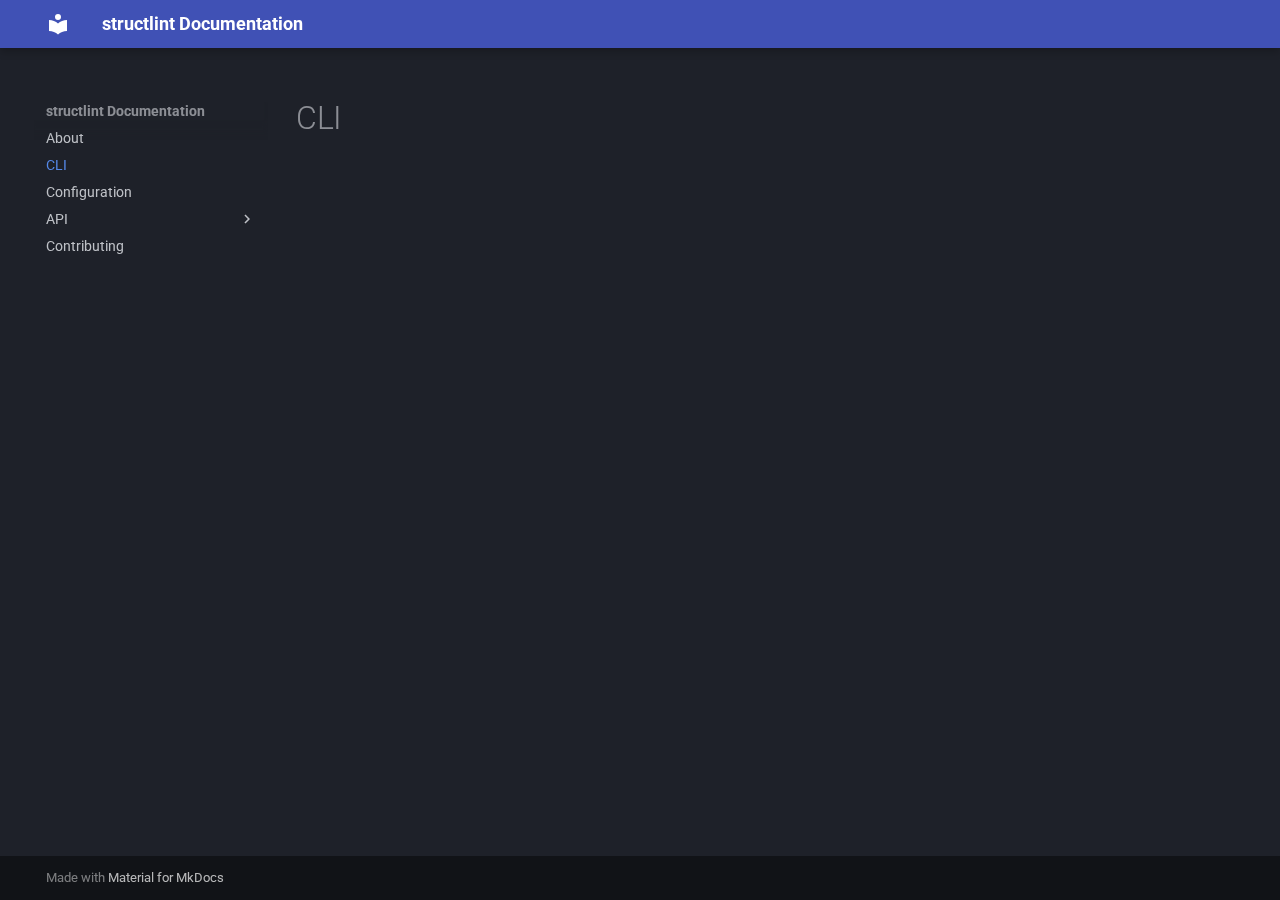
<file: cli_.html>
<!doctype html>
<html lang="en" class="no-js">
  <head>
    
      <meta charset="utf-8">
      <meta name="viewport" content="width=device-width,initial-scale=1">
      
      
      
      
        <link rel="prev" href="index.html">
      
      
        <link rel="next" href="configuration_.html">
      
      
      <link rel="icon" href="assets/images/favicon.png">
      <meta name="generator" content="mkdocs-1.6.1, mkdocs-material-9.6.16">
    
    
      
        <title>CLI - structlint Documentation</title>
      
    
    
      <link rel="stylesheet" href="assets/stylesheets/main.7e37652d.min.css">
      
        
        <link rel="stylesheet" href="assets/stylesheets/palette.06af60db.min.css">
      
      


    
    
      
    
    
      
        
        
        <link rel="preconnect" href="https://fonts.gstatic.com" crossorigin>
        <link rel="stylesheet" href="https://fonts.googleapis.com/css?family=Roboto:300,300i,400,400i,700,700i%7CRoboto+Mono:400,400i,700,700i&display=fallback">
        <style>:root{--md-text-font:"Roboto";--md-code-font:"Roboto Mono"}</style>
      
    
    
      <link rel="stylesheet" href="assets/_mkdocstrings.css">
    
      <link rel="stylesheet" href="stylesheets/extra.css">
    
    <script>__md_scope=new URL(".",location),__md_hash=e=>[...e].reduce(((e,_)=>(e<<5)-e+_.charCodeAt(0)),0),__md_get=(e,_=localStorage,t=__md_scope)=>JSON.parse(_.getItem(t.pathname+"."+e)),__md_set=(e,_,t=localStorage,a=__md_scope)=>{try{t.setItem(a.pathname+"."+e,JSON.stringify(_))}catch(e){}}</script>
    
      

    
    
    
  </head>
  
  
    
    
    
    
    
    <body dir="ltr" data-md-color-scheme="slate" data-md-color-primary="indigo" data-md-color-accent="teal">
  
    
    <input class="md-toggle" data-md-toggle="drawer" type="checkbox" id="__drawer" autocomplete="off">
    <input class="md-toggle" data-md-toggle="search" type="checkbox" id="__search" autocomplete="off">
    <label class="md-overlay" for="__drawer"></label>
    <div data-md-component="skip">
      
        
        <a href="#cli" class="md-skip">
          Skip to content
        </a>
      
    </div>
    <div data-md-component="announce">
      
    </div>
    
    
      

  

<header class="md-header md-header--shadow" data-md-component="header">
  <nav class="md-header__inner md-grid" aria-label="Header">
    <a href="index.html" title="structlint Documentation" class="md-header__button md-logo" aria-label="structlint Documentation" data-md-component="logo">
      
  
  <svg xmlns="http://www.w3.org/2000/svg" viewBox="0 0 24 24"><path d="M12 8a3 3 0 0 0 3-3 3 3 0 0 0-3-3 3 3 0 0 0-3 3 3 3 0 0 0 3 3m0 3.54C9.64 9.35 6.5 8 3 8v11c3.5 0 6.64 1.35 9 3.54 2.36-2.19 5.5-3.54 9-3.54V8c-3.5 0-6.64 1.35-9 3.54"/></svg>

    </a>
    <label class="md-header__button md-icon" for="__drawer">
      
      <svg xmlns="http://www.w3.org/2000/svg" viewBox="0 0 24 24"><path d="M3 6h18v2H3zm0 5h18v2H3zm0 5h18v2H3z"/></svg>
    </label>
    <div class="md-header__title" data-md-component="header-title">
      <div class="md-header__ellipsis">
        <div class="md-header__topic">
          <span class="md-ellipsis">
            structlint Documentation
          </span>
        </div>
        <div class="md-header__topic" data-md-component="header-topic">
          <span class="md-ellipsis">
            
              CLI
            
          </span>
        </div>
      </div>
    </div>
    
      
    
    
    
    
    
  </nav>
  
</header>
    
    <div class="md-container" data-md-component="container">
      
      
        
          
        
      
      <main class="md-main" data-md-component="main">
        <div class="md-main__inner md-grid">
          
            
              
              <div class="md-sidebar md-sidebar--primary" data-md-component="sidebar" data-md-type="navigation" >
                <div class="md-sidebar__scrollwrap">
                  <div class="md-sidebar__inner">
                    



<nav class="md-nav md-nav--primary" aria-label="Navigation" data-md-level="0">
  <label class="md-nav__title" for="__drawer">
    <a href="index.html" title="structlint Documentation" class="md-nav__button md-logo" aria-label="structlint Documentation" data-md-component="logo">
      
  
  <svg xmlns="http://www.w3.org/2000/svg" viewBox="0 0 24 24"><path d="M12 8a3 3 0 0 0 3-3 3 3 0 0 0-3-3 3 3 0 0 0-3 3 3 3 0 0 0 3 3m0 3.54C9.64 9.35 6.5 8 3 8v11c3.5 0 6.64 1.35 9 3.54 2.36-2.19 5.5-3.54 9-3.54V8c-3.5 0-6.64 1.35-9 3.54"/></svg>

    </a>
    structlint Documentation
  </label>
  
  <ul class="md-nav__list" data-md-scrollfix>
    
      
      
  
  
  
  
    <li class="md-nav__item">
      <a href="index.html" class="md-nav__link">
        
  
  
  <span class="md-ellipsis">
    About
    
  </span>
  

      </a>
    </li>
  

    
      
      
  
  
    
  
  
  
    <li class="md-nav__item md-nav__item--active">
      
      <input class="md-nav__toggle md-toggle" type="checkbox" id="__toc">
      
      
        
      
      
      <a href="cli_.html" class="md-nav__link md-nav__link--active">
        
  
  
  <span class="md-ellipsis">
    CLI
    
  </span>
  

      </a>
      
    </li>
  

    
      
      
  
  
  
  
    <li class="md-nav__item">
      <a href="configuration_.html" class="md-nav__link">
        
  
  
  <span class="md-ellipsis">
    Configuration
    
  </span>
  

      </a>
    </li>
  

    
      
      
  
  
  
  
    
    
    
    
    
    <li class="md-nav__item md-nav__item--nested">
      
        
        
        <input class="md-nav__toggle md-toggle " type="checkbox" id="__nav_4" >
        
          
          <label class="md-nav__link" for="__nav_4" id="__nav_4_label" tabindex="0">
            
  
  
  <span class="md-ellipsis">
    API
    
  </span>
  

            <span class="md-nav__icon md-icon"></span>
          </label>
        
        <nav class="md-nav" data-md-level="1" aria-labelledby="__nav_4_label" aria-expanded="false">
          <label class="md-nav__title" for="__nav_4">
            <span class="md-nav__icon md-icon"></span>
            API
          </label>
          <ul class="md-nav__list" data-md-scrollfix>
            
              
                
  
  
  
  
    <li class="md-nav__item">
      <a href="api/checks.html" class="md-nav__link">
        
  
  
  <span class="md-ellipsis">
    checks
    
  </span>
  

      </a>
    </li>
  

              
            
              
                
  
  
  
  
    <li class="md-nav__item">
      <a href="api/cli.html" class="md-nav__link">
        
  
  
  <span class="md-ellipsis">
    cli
    
  </span>
  

      </a>
    </li>
  

              
            
              
                
  
  
  
  
    <li class="md-nav__item">
      <a href="api/collection.html" class="md-nav__link">
        
  
  
  <span class="md-ellipsis">
    collection
    
  </span>
  

      </a>
    </li>
  

              
            
              
                
  
  
  
  
    <li class="md-nav__item">
      <a href="api/configuration.html" class="md-nav__link">
        
  
  
  <span class="md-ellipsis">
    configuration
    
  </span>
  

      </a>
    </li>
  

              
            
              
                
  
  
  
  
    <li class="md-nav__item">
      <a href="api/logic.html" class="md-nav__link">
        
  
  
  <span class="md-ellipsis">
    logic
    
  </span>
  

      </a>
    </li>
  

              
            
              
                
  
  
  
  
    <li class="md-nav__item">
      <a href="api/reporting.html" class="md-nav__link">
        
  
  
  <span class="md-ellipsis">
    reporting
    
  </span>
  

      </a>
    </li>
  

              
            
              
                
  
  
  
  
    <li class="md-nav__item">
      <a href="api/regexes.html" class="md-nav__link">
        
  
  
  <span class="md-ellipsis">
    regexes
    
  </span>
  

      </a>
    </li>
  

              
            
              
                
  
  
  
  
    <li class="md-nav__item">
      <a href="api/utils.html" class="md-nav__link">
        
  
  
  <span class="md-ellipsis">
    utils
    
  </span>
  

      </a>
    </li>
  

              
            
          </ul>
        </nav>
      
    </li>
  

    
      
      
  
  
  
  
    <li class="md-nav__item">
      <a href="contributing.html" class="md-nav__link">
        
  
  
  <span class="md-ellipsis">
    Contributing
    
  </span>
  

      </a>
    </li>
  

    
  </ul>
</nav>
                  </div>
                </div>
              </div>
            
            
              
              <div class="md-sidebar md-sidebar--secondary" data-md-component="sidebar" data-md-type="toc" >
                <div class="md-sidebar__scrollwrap">
                  <div class="md-sidebar__inner">
                    

<nav class="md-nav md-nav--secondary" aria-label="Table of contents">
  
  
  
    
  
  
</nav>
                  </div>
                </div>
              </div>
            
          
          
            <div class="md-content" data-md-component="content">
              <article class="md-content__inner md-typeset">
                
                  



<h1 id="cli">CLI</h1>












                
              </article>
            </div>
          
          
<script>var target=document.getElementById(location.hash.slice(1));target&&target.name&&(target.checked=target.name.startsWith("__tabbed_"))</script>
        </div>
        
      </main>
      
        <footer class="md-footer">
  
  <div class="md-footer-meta md-typeset">
    <div class="md-footer-meta__inner md-grid">
      <div class="md-copyright">
  
  
    Made with
    <a href="https://squidfunk.github.io/mkdocs-material/" target="_blank" rel="noopener">
      Material for MkDocs
    </a>
  
</div>
      
    </div>
  </div>
</footer>
      
    </div>
    <div class="md-dialog" data-md-component="dialog">
      <div class="md-dialog__inner md-typeset"></div>
    </div>
    
    
    
      
      <script id="__config" type="application/json">{"base": ".", "features": [], "search": "assets/javascripts/workers/search.d50fe291.min.js", "tags": null, "translations": {"clipboard.copied": "Copied to clipboard", "clipboard.copy": "Copy to clipboard", "search.result.more.one": "1 more on this page", "search.result.more.other": "# more on this page", "search.result.none": "No matching documents", "search.result.one": "1 matching document", "search.result.other": "# matching documents", "search.result.placeholder": "Type to start searching", "search.result.term.missing": "Missing", "select.version": "Select version"}, "version": null}</script>
    
    
      <script src="assets/javascripts/bundle.50899def.min.js"></script>
      
    
  </body>
</html>
</file>
<file: assets/_mkdocstrings.css>
/* Avoid breaking parameter names, etc. in table cells. */
.doc-contents td code {
  word-break: normal !important;
}

/* No line break before first paragraph of descriptions. */
.doc-md-description,
.doc-md-description>p:first-child {
  display: inline;
}

/* No text transformation from Material for MkDocs for H5 headings. */
.md-typeset h5 .doc-object-name {
  text-transform: none;
}

/* Max width for docstring sections tables. */
.doc .md-typeset__table,
.doc .md-typeset__table table {
  display: table !important;
  width: 100%;
}

.doc .md-typeset__table tr {
  display: table-row;
}

/* Defaults in Spacy table style. */
.doc-param-default,
.doc-type_param-default {
  float: right;
}

/* Parameter headings must be inline, not blocks. */
.doc-heading-parameter,
.doc-heading-type_parameter {
  display: inline;
}

/* Default font size for parameter headings. */
.md-typeset .doc-heading-parameter {
  font-size: inherit;
}

/* Prefer space on the right, not the left of parameter permalinks. */
.doc-heading-parameter .headerlink,
.doc-heading-type_parameter .headerlink {
  margin-left: 0 !important;
  margin-right: 0.2rem;
}

/* Backward-compatibility: docstring section titles in bold. */
.doc-section-title {
  font-weight: bold;
}

/* Backlinks crumb separator. */
.doc-backlink-crumb {
  display: inline-flex;
  gap: .2rem;
  white-space: nowrap;
  align-items: center;
  vertical-align: middle;
}
.doc-backlink-crumb:not(:first-child)::before {
  background-color: var(--md-default-fg-color--lighter);
  content: "";
  display: inline;
  height: 1rem;
  --md-path-icon: url('data:image/svg+xml;charset=utf-8,<svg xmlns="http://www.w3.org/2000/svg" viewBox="0 0 24 24"><path d="M8.59 16.58 13.17 12 8.59 7.41 10 6l6 6-6 6z"/></svg>');
  -webkit-mask-image: var(--md-path-icon);
  mask-image: var(--md-path-icon);
  width: 1rem;
}
.doc-backlink-crumb.last {
  font-weight: bold;
}

/* Symbols in Navigation and ToC. */
:root, :host,
[data-md-color-scheme="default"] {
  --doc-symbol-parameter-fg-color: #df50af;
  --doc-symbol-type_parameter-fg-color: #df50af;
  --doc-symbol-attribute-fg-color: #953800;
  --doc-symbol-function-fg-color: #8250df;
  --doc-symbol-method-fg-color: #8250df;
  --doc-symbol-class-fg-color: #0550ae;
  --doc-symbol-type_alias-fg-color: #0550ae;
  --doc-symbol-module-fg-color: #5cad0f;

  --doc-symbol-parameter-bg-color: #df50af1a;
  --doc-symbol-type_parameter-bg-color: #df50af1a;
  --doc-symbol-attribute-bg-color: #9538001a;
  --doc-symbol-function-bg-color: #8250df1a;
  --doc-symbol-method-bg-color: #8250df1a;
  --doc-symbol-class-bg-color: #0550ae1a;
  --doc-symbol-type_alias-bg-color: #0550ae1a;
  --doc-symbol-module-bg-color: #5cad0f1a;
}

[data-md-color-scheme="slate"] {
  --doc-symbol-parameter-fg-color: #ffa8cc;
  --doc-symbol-type_parameter-fg-color: #ffa8cc;
  --doc-symbol-attribute-fg-color: #ffa657;
  --doc-symbol-function-fg-color: #d2a8ff;
  --doc-symbol-method-fg-color: #d2a8ff;
  --doc-symbol-class-fg-color: #79c0ff;
  --doc-symbol-type_alias-fg-color: #79c0ff;
  --doc-symbol-module-fg-color: #baff79;

  --doc-symbol-parameter-bg-color: #ffa8cc1a;
  --doc-symbol-type_parameter-bg-color: #ffa8cc1a;
  --doc-symbol-attribute-bg-color: #ffa6571a;
  --doc-symbol-function-bg-color: #d2a8ff1a;
  --doc-symbol-method-bg-color: #d2a8ff1a;
  --doc-symbol-class-bg-color: #79c0ff1a;
  --doc-symbol-type_alias-bg-color: #79c0ff1a;
  --doc-symbol-module-bg-color: #baff791a;
}

code.doc-symbol {
  border-radius: .1rem;
  font-size: .85em;
  padding: 0 .3em;
  font-weight: bold;
}

code.doc-symbol-parameter,
a code.doc-symbol-parameter {
  color: var(--doc-symbol-parameter-fg-color);
  background-color: var(--doc-symbol-parameter-bg-color);
}

code.doc-symbol-parameter::after {
  content: "param";
}

code.doc-symbol-type_parameter,
a code.doc-symbol-type_parameter {
  color: var(--doc-symbol-type_parameter-fg-color);
  background-color: var(--doc-symbol-type_parameter-bg-color);
}

code.doc-symbol-type_parameter::after {
  content: "type-param";
}

code.doc-symbol-attribute,
a code.doc-symbol-attribute {
  color: var(--doc-symbol-attribute-fg-color);
  background-color: var(--doc-symbol-attribute-bg-color);
}

code.doc-symbol-attribute::after {
  content: "attr";
}

code.doc-symbol-function,
a code.doc-symbol-function {
  color: var(--doc-symbol-function-fg-color);
  background-color: var(--doc-symbol-function-bg-color);
}

code.doc-symbol-function::after {
  content: "func";
}

code.doc-symbol-method,
a code.doc-symbol-method {
  color: var(--doc-symbol-method-fg-color);
  background-color: var(--doc-symbol-method-bg-color);
}

code.doc-symbol-method::after {
  content: "meth";
}

code.doc-symbol-class,
a code.doc-symbol-class {
  color: var(--doc-symbol-class-fg-color);
  background-color: var(--doc-symbol-class-bg-color);
}

code.doc-symbol-class::after {
  content: "class";
}


code.doc-symbol-type_alias,
a code.doc-symbol-type_alias {
  color: var(--doc-symbol-type_alias-fg-color);
  background-color: var(--doc-symbol-type_alias-bg-color);
}

code.doc-symbol-type_alias::after {
  content: "type";
}

code.doc-symbol-module,
a code.doc-symbol-module {
  color: var(--doc-symbol-module-fg-color);
  background-color: var(--doc-symbol-module-bg-color);
}

code.doc-symbol-module::after {
  content: "mod";
}

.doc-signature .autorefs {
  color: inherit;
  border-bottom: 1px dotted currentcolor;
}
</file>
<file: stylesheets/extra.css>
:root>* {
  --md-code-hl-string-color: #0FF1CE;

  /* --md-code-fg-color
    --md-code-bg-color
    --md-code-hl-color

    --md-code-hl-number-color
    --md-code-hl-special-color
    --md-code-hl-function-color
    --md-code-hl-constant-color
    --md-code-hl-keyword-color
    --md-code-hl-string-color
    --md-code-hl-name-color
    --md-code-hl-operator-color
    --md-code-hl-punctuation-color
    --md-code-hl-comment-color
    --md-code-hl-generic-color
    --md-code-hl-variable-color */
}

.highlight .k {
  color: #555357;
}

.highlight .o {
  color: #77EE77;
}

.highlight .kn {
  color: #116311;
}

.highlight .p {
  color: #718132;
}

.highlight .n {
  color: #1f9195;
}

.highlight .nn {
  color: #3459a8;
}

.md-typeset table {
  border-collapse: collapse;
  width: auto;
  table-layout: auto;
  font-size: .6rem;
}



.md-typeset th,
.md-typeset td,
.md-typeset table th,
.md-typeset table td,
.md-typeset__table th,
.md-typeset__table td {
  border: 1px solid #bbb;
  padding: 1em;
  text-align: center;
  white-space: nowrap;
  min-width: unset;
  max-width: unset;
  width: auto;
  table-layout: auto;
}


.md-typeset td,
.md-typeset th {
  border-top: .05rem solid var(--md-typeset-table-color);
  padding: 1.2em 0.5em !important;
  vertical-align: top;
  width: auto !important;
  min-width: unset !important;
  max-width: unset !important;
}

.md-typeset th {
  text-align: center !important;
}

/* Thicker border for the first row (all cells in the first <tr>) */
.md-typeset table tr:first-of-type th,
.md-typeset table tr:first-of-type td {
  border-top: 2px solid #bbb;
}

/* Thicker border for the first column (first cell in each row) */
.md-typeset table tr th:first-of-type,
.md-typeset table tr td:first-of-type {
  border-left: 2px solid #bbb;
  border-right: 2px solid #bbb;
  font-weight: bold;
}
</file>
<file: assets/stylesheets/main.7e37652d.min.css>
@charset "UTF-8";html{-webkit-text-size-adjust:none;-moz-text-size-adjust:none;text-size-adjust:none;box-sizing:border-box}*,:after,:before{box-sizing:inherit}@media (prefers-reduced-motion){*,:after,:before{transition:none!important}}body{margin:0}a,button,input,label{-webkit-tap-highlight-color:transparent}a{color:inherit;text-decoration:none}hr{border:0;box-sizing:initial;display:block;height:.05rem;overflow:visible;padding:0}small{font-size:80%}sub,sup{line-height:1em}img{border-style:none}table{border-collapse:initial;border-spacing:0}td,th{font-weight:400;vertical-align:top}button{background:#0000;border:0;font-family:inherit;font-size:inherit;margin:0;padding:0}input{border:0;outline:none}:root{--md-primary-fg-color:#4051b5;--md-primary-fg-color--light:#5d6cc0;--md-primary-fg-color--dark:#303fa1;--md-primary-bg-color:#fff;--md-primary-bg-color--light:#ffffffb3;--md-accent-fg-color:#526cfe;--md-accent-fg-color--transparent:#526cfe1a;--md-accent-bg-color:#fff;--md-accent-bg-color--light:#ffffffb3}[data-md-color-scheme=default]{color-scheme:light}[data-md-color-scheme=default] img[src$="#gh-dark-mode-only"],[data-md-color-scheme=default] img[src$="#only-dark"]{display:none}:root,[data-md-color-scheme=default]{--md-hue:225deg;--md-default-fg-color:#000000de;--md-default-fg-color--light:#0000008a;--md-default-fg-color--lighter:#00000052;--md-default-fg-color--lightest:#00000012;--md-default-bg-color:#fff;--md-default-bg-color--light:#ffffffb3;--md-default-bg-color--lighter:#ffffff4d;--md-default-bg-color--lightest:#ffffff1f;--md-code-fg-color:#36464e;--md-code-bg-color:#f5f5f5;--md-code-hl-color:#4287ff;--md-code-hl-color--light:#4287ff1a;--md-code-hl-number-color:#d52a2a;--md-code-hl-special-color:#db1457;--md-code-hl-function-color:#a846b9;--md-code-hl-constant-color:#6e59d9;--md-code-hl-keyword-color:#3f6ec6;--md-code-hl-string-color:#1c7d4d;--md-code-hl-name-color:var(--md-code-fg-color);--md-code-hl-operator-color:var(--md-default-fg-color--light);--md-code-hl-punctuation-color:var(--md-default-fg-color--light);--md-code-hl-comment-color:var(--md-default-fg-color--light);--md-code-hl-generic-color:var(--md-default-fg-color--light);--md-code-hl-variable-color:var(--md-default-fg-color--light);--md-typeset-color:var(--md-default-fg-color);--md-typeset-a-color:var(--md-primary-fg-color);--md-typeset-del-color:#f5503d26;--md-typeset-ins-color:#0bd57026;--md-typeset-kbd-color:#fafafa;--md-typeset-kbd-accent-color:#fff;--md-typeset-kbd-border-color:#b8b8b8;--md-typeset-mark-color:#ffff0080;--md-typeset-table-color:#0000001f;--md-typeset-table-color--light:rgba(0,0,0,.035);--md-admonition-fg-color:var(--md-default-fg-color);--md-admonition-bg-color:var(--md-default-bg-color);--md-warning-fg-color:#000000de;--md-warning-bg-color:#ff9;--md-footer-fg-color:#fff;--md-footer-fg-color--light:#ffffffb3;--md-footer-fg-color--lighter:#ffffff73;--md-footer-bg-color:#000000de;--md-footer-bg-color--dark:#00000052;--md-shadow-z1:0 0.2rem 0.5rem #0000000d,0 0 0.05rem #0000001a;--md-shadow-z2:0 0.2rem 0.5rem #0000001a,0 0 0.05rem #00000040;--md-shadow-z3:0 0.2rem 0.5rem #0003,0 0 0.05rem #00000059}.md-icon svg{fill:currentcolor;display:block;height:1.2rem;width:1.2rem}body{-webkit-font-smoothing:antialiased;-moz-osx-font-smoothing:grayscale;--md-text-font-family:var(--md-text-font,_),-apple-system,BlinkMacSystemFont,Helvetica,Arial,sans-serif;--md-code-font-family:var(--md-code-font,_),SFMono-Regular,Consolas,Menlo,monospace}aside,body,input{font-feature-settings:"kern","liga";color:var(--md-typeset-color);font-family:var(--md-text-font-family)}code,kbd,pre{font-feature-settings:"kern";font-family:var(--md-code-font-family)}:root{--md-typeset-table-sort-icon:url('data:image/svg+xml;charset=utf-8,<svg xmlns="http://www.w3.org/2000/svg" viewBox="0 0 24 24"><path d="m18 21-4-4h3V7h-3l4-4 4 4h-3v10h3M2 19v-2h10v2M2 13v-2h7v2M2 7V5h4v2z"/></svg>');--md-typeset-table-sort-icon--asc:url('data:image/svg+xml;charset=utf-8,<svg xmlns="http://www.w3.org/2000/svg" viewBox="0 0 24 24"><path d="M19 17h3l-4 4-4-4h3V3h2M2 17h10v2H2M6 5v2H2V5m0 6h7v2H2z"/></svg>');--md-typeset-table-sort-icon--desc:url('data:image/svg+xml;charset=utf-8,<svg xmlns="http://www.w3.org/2000/svg" viewBox="0 0 24 24"><path d="M19 7h3l-4-4-4 4h3v14h2M2 17h10v2H2M6 5v2H2V5m0 6h7v2H2z"/></svg>')}.md-typeset{-webkit-print-color-adjust:exact;color-adjust:exact;font-size:.8rem;line-height:1.6;overflow-wrap:break-word}@media print{.md-typeset{font-size:.68rem}}.md-typeset blockquote,.md-typeset dl,.md-typeset figure,.md-typeset ol,.md-typeset pre,.md-typeset ul{margin-bottom:1em;margin-top:1em}.md-typeset h1{color:var(--md-default-fg-color--light);font-size:2em;line-height:1.3;margin:0 0 1.25em}.md-typeset h1,.md-typeset h2{font-weight:300;letter-spacing:-.01em}.md-typeset h2{font-size:1.5625em;line-height:1.4;margin:1.6em 0 .64em}.md-typeset h3{font-size:1.25em;font-weight:400;letter-spacing:-.01em;line-height:1.5;margin:1.6em 0 .8em}.md-typeset h2+h3{margin-top:.8em}.md-typeset h4{font-weight:700;letter-spacing:-.01em;margin:1em 0}.md-typeset h5,.md-typeset h6{color:var(--md-default-fg-color--light);font-size:.8em;font-weight:700;letter-spacing:-.01em;margin:1.25em 0}.md-typeset h5{text-transform:uppercase}.md-typeset h5 code{text-transform:none}.md-typeset hr{border-bottom:.05rem solid var(--md-default-fg-color--lightest);display:flow-root;margin:1.5em 0}.md-typeset a{color:var(--md-typeset-a-color);word-break:break-word}.md-typeset a,.md-typeset a:before{transition:color 125ms}.md-typeset a:focus,.md-typeset a:hover{color:var(--md-accent-fg-color)}.md-typeset a:focus code,.md-typeset a:hover code{background-color:var(--md-accent-fg-color--transparent)}.md-typeset a code{color:currentcolor;transition:background-color 125ms}.md-typeset a.focus-visible{outline-color:var(--md-accent-fg-color);outline-offset:.2rem}.md-typeset code,.md-typeset kbd,.md-typeset pre{color:var(--md-code-fg-color);direction:ltr;font-variant-ligatures:none}@media print{.md-typeset code,.md-typeset kbd,.md-typeset pre{white-space:pre-wrap}}.md-typeset code{background-color:var(--md-code-bg-color);border-radius:.1rem;-webkit-box-decoration-break:clone;box-decoration-break:clone;font-size:.85em;padding:0 .2941176471em;word-break:break-word}.md-typeset code:not(.focus-visible){-webkit-tap-highlight-color:transparent;outline:none}.md-typeset pre{display:flow-root;line-height:1.4;position:relative}.md-typeset pre>code{-webkit-box-decoration-break:slice;box-decoration-break:slice;box-shadow:none;display:block;margin:0;outline-color:var(--md-accent-fg-color);overflow:auto;padding:.7720588235em 1.1764705882em;scrollbar-color:var(--md-default-fg-color--lighter) #0000;scrollbar-width:thin;touch-action:auto;word-break:normal}.md-typeset pre>code:hover{scrollbar-color:var(--md-accent-fg-color) #0000}.md-typeset pre>code::-webkit-scrollbar{height:.2rem;width:.2rem}.md-typeset pre>code::-webkit-scrollbar-thumb{background-color:var(--md-default-fg-color--lighter)}.md-typeset pre>code::-webkit-scrollbar-thumb:hover{background-color:var(--md-accent-fg-color)}.md-typeset kbd{background-color:var(--md-typeset-kbd-color);border-radius:.1rem;box-shadow:0 .1rem 0 .05rem var(--md-typeset-kbd-border-color),0 .1rem 0 var(--md-typeset-kbd-border-color),0 -.1rem .2rem var(--md-typeset-kbd-accent-color) inset;color:var(--md-default-fg-color);display:inline-block;font-size:.75em;padding:0 .6666666667em;vertical-align:text-top;word-break:break-word}.md-typeset mark{background-color:var(--md-typeset-mark-color);-webkit-box-decoration-break:clone;box-decoration-break:clone;color:inherit;word-break:break-word}.md-typeset abbr{border-bottom:.05rem dotted var(--md-default-fg-color--light);cursor:help;text-decoration:none}.md-typeset small{opacity:.75}[dir=ltr] .md-typeset sub,[dir=ltr] .md-typeset sup{margin-left:.078125em}[dir=rtl] .md-typeset sub,[dir=rtl] .md-typeset sup{margin-right:.078125em}[dir=ltr] .md-typeset blockquote{padding-left:.6rem}[dir=rtl] .md-typeset blockquote{padding-right:.6rem}[dir=ltr] .md-typeset blockquote{border-left:.2rem solid var(--md-default-fg-color--lighter)}[dir=rtl] .md-typeset blockquote{border-right:.2rem solid var(--md-default-fg-color--lighter)}.md-typeset blockquote{color:var(--md-default-fg-color--light);margin-left:0;margin-right:0}.md-typeset ul{list-style-type:disc}.md-typeset ul[type]{list-style-type:revert-layer}[dir=ltr] .md-typeset ol,[dir=ltr] .md-typeset ul{margin-left:.625em}[dir=rtl] .md-typeset ol,[dir=rtl] .md-typeset ul{margin-right:.625em}.md-typeset ol,.md-typeset ul{padding:0}.md-typeset ol:not([hidden]),.md-typeset ul:not([hidden]){display:flow-root}.md-typeset ol ol,.md-typeset ul ol{list-style-type:lower-alpha}.md-typeset ol ol ol,.md-typeset ul ol ol{list-style-type:lower-roman}.md-typeset ol ol ol ol,.md-typeset ul ol ol ol{list-style-type:upper-alpha}.md-typeset ol ol ol ol ol,.md-typeset ul ol ol ol ol{list-style-type:upper-roman}.md-typeset ol[type],.md-typeset ul[type]{list-style-type:revert-layer}[dir=ltr] .md-typeset ol li,[dir=ltr] .md-typeset ul li{margin-left:1.25em}[dir=rtl] .md-typeset ol li,[dir=rtl] .md-typeset ul li{margin-right:1.25em}.md-typeset ol li,.md-typeset ul li{margin-bottom:.5em}.md-typeset ol li blockquote,.md-typeset ol li p,.md-typeset ul li blockquote,.md-typeset ul li p{margin:.5em 0}.md-typeset ol li:last-child,.md-typeset ul li:last-child{margin-bottom:0}[dir=ltr] .md-typeset ol li ol,[dir=ltr] .md-typeset ol li ul,[dir=ltr] .md-typeset ul li ol,[dir=ltr] .md-typeset ul li ul{margin-left:.625em}[dir=rtl] .md-typeset ol li ol,[dir=rtl] .md-typeset ol li ul,[dir=rtl] .md-typeset ul li ol,[dir=rtl] .md-typeset ul li ul{margin-right:.625em}.md-typeset ol li ol,.md-typeset ol li ul,.md-typeset ul li ol,.md-typeset ul li ul{margin-bottom:.5em;margin-top:.5em}[dir=ltr] .md-typeset dd{margin-left:1.875em}[dir=rtl] .md-typeset dd{margin-right:1.875em}.md-typeset dd{margin-bottom:1.5em;margin-top:1em}.md-typeset img,.md-typeset svg,.md-typeset video{height:auto;max-width:100%}.md-typeset img[align=left]{margin:1em 1em 1em 0}.md-typeset img[align=right]{margin:1em 0 1em 1em}.md-typeset img[align]:only-child{margin-top:0}.md-typeset figure{display:flow-root;margin:1em auto;max-width:100%;text-align:center;width:-moz-fit-content;width:fit-content}.md-typeset figure img{display:block;margin:0 auto}.md-typeset figcaption{font-style:italic;margin:1em auto;max-width:24rem}.md-typeset iframe{max-width:100%}.md-typeset table:not([class]){background-color:var(--md-default-bg-color);border:.05rem solid var(--md-typeset-table-color);border-radius:.1rem;display:inline-block;font-size:.64rem;max-width:100%;overflow:auto;touch-action:auto}@media print{.md-typeset table:not([class]){display:table}}.md-typeset table:not([class])+*{margin-top:1.5em}.md-typeset table:not([class]) td>:first-child,.md-typeset table:not([class]) th>:first-child{margin-top:0}.md-typeset table:not([class]) td>:last-child,.md-typeset table:not([class]) th>:last-child{margin-bottom:0}.md-typeset table:not([class]) td:not([align]),.md-typeset table:not([class]) th:not([align]){text-align:left}[dir=rtl] .md-typeset table:not([class]) td:not([align]),[dir=rtl] .md-typeset table:not([class]) th:not([align]){text-align:right}.md-typeset table:not([class]) th{font-weight:700;min-width:5rem;padding:.9375em 1.25em;vertical-align:top}.md-typeset table:not([class]) td{border-top:.05rem solid var(--md-typeset-table-color);padding:.9375em 1.25em;vertical-align:top}.md-typeset table:not([class]) tbody tr{transition:background-color 125ms}.md-typeset table:not([class]) tbody tr:hover{background-color:var(--md-typeset-table-color--light);box-shadow:0 .05rem 0 var(--md-default-bg-color) inset}.md-typeset table:not([class]) a{word-break:normal}.md-typeset table th[role=columnheader]{cursor:pointer}[dir=ltr] .md-typeset table th[role=columnheader]:after{margin-left:.5em}[dir=rtl] .md-typeset table th[role=columnheader]:after{margin-right:.5em}.md-typeset table th[role=columnheader]:after{content:"";display:inline-block;height:1.2em;-webkit-mask-image:var(--md-typeset-table-sort-icon);mask-image:var(--md-typeset-table-sort-icon);-webkit-mask-repeat:no-repeat;mask-repeat:no-repeat;-webkit-mask-size:contain;mask-size:contain;transition:background-color 125ms;vertical-align:text-bottom;width:1.2em}.md-typeset table th[role=columnheader]:hover:after{background-color:var(--md-default-fg-color--lighter)}.md-typeset table th[role=columnheader][aria-sort=ascending]:after{background-color:var(--md-default-fg-color--light);-webkit-mask-image:var(--md-typeset-table-sort-icon--asc);mask-image:var(--md-typeset-table-sort-icon--asc)}.md-typeset table th[role=columnheader][aria-sort=descending]:after{background-color:var(--md-default-fg-color--light);-webkit-mask-image:var(--md-typeset-table-sort-icon--desc);mask-image:var(--md-typeset-table-sort-icon--desc)}.md-typeset__scrollwrap{margin:1em -.8rem;overflow-x:auto;touch-action:auto}.md-typeset__table{display:inline-block;margin-bottom:.5em;padding:0 .8rem}@media print{.md-typeset__table{display:block}}html .md-typeset__table table{display:table;margin:0;overflow:hidden;width:100%}@media screen and (max-width:44.984375em){.md-content__inner>pre{margin:1em -.8rem}.md-content__inner>pre code{border-radius:0}}.md-typeset .md-author{border-radius:100%;display:block;flex-shrink:0;height:1.6rem;overflow:hidden;position:relative;transition:color 125ms,transform 125ms;width:1.6rem}.md-typeset .md-author img{display:block}.md-typeset .md-author--more{background:var(--md-default-fg-color--lightest);color:var(--md-default-fg-color--lighter);font-size:.6rem;font-weight:700;line-height:1.6rem;text-align:center}.md-typeset .md-author--long{height:2.4rem;width:2.4rem}.md-typeset a.md-author{transform:scale(1)}.md-typeset a.md-author img{border-radius:100%;filter:grayscale(100%) opacity(75%);transition:filter 125ms}.md-typeset a.md-author:focus,.md-typeset a.md-author:hover{transform:scale(1.1);z-index:1}.md-typeset a.md-author:focus img,.md-typeset a.md-author:hover img{filter:grayscale(0)}.md-banner{background-color:var(--md-footer-bg-color);color:var(--md-footer-fg-color);overflow:auto}@media print{.md-banner{display:none}}.md-banner--warning{background-color:var(--md-warning-bg-color);color:var(--md-warning-fg-color)}.md-banner__inner{font-size:.7rem;margin:.6rem auto;padding:0 .8rem}[dir=ltr] .md-banner__button{float:right}[dir=rtl] .md-banner__button{float:left}.md-banner__button{color:inherit;cursor:pointer;transition:opacity .25s}.no-js .md-banner__button{display:none}.md-banner__button:hover{opacity:.7}html{font-size:125%;height:100%;overflow-x:hidden}@media screen and (min-width:100em){html{font-size:137.5%}}@media screen and (min-width:125em){html{font-size:150%}}body{background-color:var(--md-default-bg-color);display:flex;flex-direction:column;font-size:.5rem;min-height:100%;position:relative;width:100%}@media print{body{display:block}}@media screen and (max-width:59.984375em){body[data-md-scrolllock]{position:fixed}}.md-grid{margin-left:auto;margin-right:auto;max-width:61rem}.md-container{display:flex;flex-direction:column;flex-grow:1}@media print{.md-container{display:block}}.md-main{flex-grow:1}.md-main__inner{display:flex;height:100%;margin-top:1.5rem}.md-ellipsis{overflow:hidden;text-overflow:ellipsis}.md-toggle{display:none}.md-option{height:0;opacity:0;position:absolute;width:0}.md-option:checked+label:not([hidden]){display:block}.md-option.focus-visible+label{outline-color:var(--md-accent-fg-color);outline-style:auto}.md-skip{background-color:var(--md-default-fg-color);border-radius:.1rem;color:var(--md-default-bg-color);font-size:.64rem;margin:.5rem;opacity:0;outline-color:var(--md-accent-fg-color);padding:.3rem .5rem;position:fixed;transform:translateY(.4rem);z-index:-1}.md-skip:focus{opacity:1;transform:translateY(0);transition:transform .25s cubic-bezier(.4,0,.2,1),opacity 175ms 75ms;z-index:10}@page{margin:25mm}:root{--md-clipboard-icon:url('data:image/svg+xml;charset=utf-8,<svg xmlns="http://www.w3.org/2000/svg" viewBox="0 0 24 24"><path d="M19 21H8V7h11m0-2H8a2 2 0 0 0-2 2v14a2 2 0 0 0 2 2h11a2 2 0 0 0 2-2V7a2 2 0 0 0-2-2m-3-4H4a2 2 0 0 0-2 2v14h2V3h12z"/></svg>')}.md-clipboard{border-radius:.1rem;color:var(--md-default-fg-color--lightest);cursor:pointer;height:1.5em;outline-color:var(--md-accent-fg-color);outline-offset:.1rem;position:absolute;right:.5em;top:.5em;transition:color .25s;width:1.5em;z-index:1}@media print{.md-clipboard{display:none}}.md-clipboard:not(.focus-visible){-webkit-tap-highlight-color:transparent;outline:none}:hover>.md-clipboard{color:var(--md-default-fg-color--light)}.md-clipboard:focus,.md-clipboard:hover{color:var(--md-accent-fg-color)}.md-clipboard:after{background-color:currentcolor;content:"";display:block;height:1.125em;margin:0 auto;-webkit-mask-image:var(--md-clipboard-icon);mask-image:var(--md-clipboard-icon);-webkit-mask-position:center;mask-position:center;-webkit-mask-repeat:no-repeat;mask-repeat:no-repeat;-webkit-mask-size:contain;mask-size:contain;width:1.125em}.md-clipboard--inline{cursor:pointer}.md-clipboard--inline code{transition:color .25s,background-color .25s}.md-clipboard--inline:focus code,.md-clipboard--inline:hover code{background-color:var(--md-accent-fg-color--transparent);color:var(--md-accent-fg-color)}.md-typeset .md-code__content{display:grid}@keyframes consent{0%{opacity:0;transform:translateY(100%)}to{opacity:1;transform:translateY(0)}}@keyframes overlay{0%{opacity:0}to{opacity:1}}.md-consent__overlay{animation:overlay .25s both;-webkit-backdrop-filter:blur(.1rem);backdrop-filter:blur(.1rem);background-color:#0000008a;height:100%;opacity:1;position:fixed;top:0;width:100%;z-index:5}.md-consent__inner{animation:consent .5s cubic-bezier(.1,.7,.1,1) both;background-color:var(--md-default-bg-color);border:0;border-radius:.1rem;bottom:0;box-shadow:0 0 .2rem #0000001a,0 .2rem .4rem #0003;max-height:100%;overflow:auto;padding:0;position:fixed;width:100%;z-index:5}.md-consent__form{padding:.8rem}.md-consent__settings{display:none;margin:1em 0}input:checked+.md-consent__settings{display:block}.md-consent__controls{margin-bottom:.8rem}.md-typeset .md-consent__controls .md-button{display:inline}@media screen and (max-width:44.984375em){.md-typeset .md-consent__controls .md-button{display:block;margin-top:.4rem;text-align:center;width:100%}}.md-consent label{cursor:pointer}.md-content{flex-grow:1;min-width:0}.md-content__inner{margin:0 .8rem 1.2rem;padding-top:.6rem}@media screen and (min-width:76.25em){[dir=ltr] .md-sidebar--primary:not([hidden])~.md-content>.md-content__inner{margin-left:1.2rem}[dir=ltr] .md-sidebar--secondary:not([hidden])~.md-content>.md-content__inner,[dir=rtl] .md-sidebar--primary:not([hidden])~.md-content>.md-content__inner{margin-right:1.2rem}[dir=rtl] .md-sidebar--secondary:not([hidden])~.md-content>.md-content__inner{margin-left:1.2rem}}.md-content__inner:before{content:"";display:block;height:.4rem}.md-content__inner>:last-child{margin-bottom:0}[dir=ltr] .md-content__button{float:right}[dir=rtl] .md-content__button{float:left}[dir=ltr] .md-content__button{margin-left:.4rem}[dir=rtl] .md-content__button{margin-right:.4rem}.md-content__button{margin:.4rem 0;padding:0}@media print{.md-content__button{display:none}}.md-typeset .md-content__button{color:var(--md-default-fg-color--lighter)}.md-content__button svg{display:inline;vertical-align:top}[dir=rtl] .md-content__button svg{transform:scaleX(-1)}[dir=ltr] .md-dialog{right:.8rem}[dir=rtl] .md-dialog{left:.8rem}.md-dialog{background-color:var(--md-default-fg-color);border-radius:.1rem;bottom:.8rem;box-shadow:var(--md-shadow-z3);min-width:11.1rem;opacity:0;padding:.4rem .6rem;pointer-events:none;position:fixed;transform:translateY(100%);transition:transform 0ms .4s,opacity .4s;z-index:4}@media print{.md-dialog{display:none}}.md-dialog--active{opacity:1;pointer-events:auto;transform:translateY(0);transition:transform .4s cubic-bezier(.075,.85,.175,1),opacity .4s}.md-dialog__inner{color:var(--md-default-bg-color);font-size:.7rem}.md-feedback{margin:2em 0 1em;text-align:center}.md-feedback fieldset{border:none;margin:0;padding:0}.md-feedback__title{font-weight:700;margin:1em auto}.md-feedback__inner{position:relative}.md-feedback__list{display:flex;flex-wrap:wrap;place-content:baseline center;position:relative}.md-feedback__list:hover .md-icon:not(:disabled){color:var(--md-default-fg-color--lighter)}:disabled .md-feedback__list{min-height:1.8rem}.md-feedback__icon{color:var(--md-default-fg-color--light);cursor:pointer;flex-shrink:0;margin:0 .1rem;transition:color 125ms}.md-feedback__icon:not(:disabled).md-icon:hover{color:var(--md-accent-fg-color)}.md-feedback__icon:disabled{color:var(--md-default-fg-color--lightest);pointer-events:none}.md-feedback__note{opacity:0;position:relative;transform:translateY(.4rem);transition:transform .4s cubic-bezier(.1,.7,.1,1),opacity .15s}.md-feedback__note>*{margin:0 auto;max-width:16rem}:disabled .md-feedback__note{opacity:1;transform:translateY(0)}@media print{.md-feedback{display:none}}.md-footer{background-color:var(--md-footer-bg-color);color:var(--md-footer-fg-color)}@media print{.md-footer{display:none}}.md-footer__inner{justify-content:space-between;overflow:auto;padding:.2rem}.md-footer__inner:not([hidden]){display:flex}.md-footer__link{align-items:end;display:flex;flex-grow:0.01;margin-bottom:.4rem;margin-top:1rem;max-width:100%;outline-color:var(--md-accent-fg-color);overflow:hidden;transition:opacity .25s}.md-footer__link:focus,.md-footer__link:hover{opacity:.7}[dir=rtl] .md-footer__link svg{transform:scaleX(-1)}@media screen and (max-width:44.984375em){.md-footer__link--prev{flex-shrink:0}.md-footer__link--prev .md-footer__title{display:none}}[dir=ltr] .md-footer__link--next{margin-left:auto}[dir=rtl] .md-footer__link--next{margin-right:auto}.md-footer__link--next{text-align:right}[dir=rtl] .md-footer__link--next{text-align:left}.md-footer__title{flex-grow:1;font-size:.9rem;margin-bottom:.7rem;max-width:calc(100% - 2.4rem);padding:0 1rem;white-space:nowrap}.md-footer__button{margin:.2rem;padding:.4rem}.md-footer__direction{font-size:.64rem;opacity:.7}.md-footer-meta{background-color:var(--md-footer-bg-color--dark)}.md-footer-meta__inner{display:flex;flex-wrap:wrap;justify-content:space-between;padding:.2rem}html .md-footer-meta.md-typeset a{color:var(--md-footer-fg-color--light)}html .md-footer-meta.md-typeset a:focus,html .md-footer-meta.md-typeset a:hover{color:var(--md-footer-fg-color)}.md-copyright{color:var(--md-footer-fg-color--lighter);font-size:.64rem;margin:auto .6rem;padding:.4rem 0;width:100%}@media screen and (min-width:45em){.md-copyright{width:auto}}.md-copyright__highlight{color:var(--md-footer-fg-color--light)}.md-social{display:inline-flex;gap:.2rem;margin:0 .4rem;padding:.2rem 0 .6rem}@media screen and (min-width:45em){.md-social{padding:.6rem 0}}.md-social__link{display:inline-block;height:1.6rem;text-align:center;width:1.6rem}.md-social__link:before{line-height:1.9}.md-social__link svg{fill:currentcolor;max-height:.8rem;vertical-align:-25%}.md-typeset .md-button{border:.1rem solid;border-radius:.1rem;color:var(--md-primary-fg-color);cursor:pointer;display:inline-block;font-weight:700;padding:.625em 2em;transition:color 125ms,background-color 125ms,border-color 125ms}.md-typeset .md-button--primary{background-color:var(--md-primary-fg-color);border-color:var(--md-primary-fg-color);color:var(--md-primary-bg-color)}.md-typeset .md-button:focus,.md-typeset .md-button:hover{background-color:var(--md-accent-fg-color);border-color:var(--md-accent-fg-color);color:var(--md-accent-bg-color)}[dir=ltr] .md-typeset .md-input{border-top-left-radius:.1rem}[dir=ltr] .md-typeset .md-input,[dir=rtl] .md-typeset .md-input{border-top-right-radius:.1rem}[dir=rtl] .md-typeset .md-input{border-top-left-radius:.1rem}.md-typeset .md-input{border-bottom:.1rem solid var(--md-default-fg-color--lighter);box-shadow:var(--md-shadow-z1);font-size:.8rem;height:1.8rem;padding:0 .6rem;transition:border .25s,box-shadow .25s}.md-typeset .md-input:focus,.md-typeset .md-input:hover{border-bottom-color:var(--md-accent-fg-color);box-shadow:var(--md-shadow-z2)}.md-typeset .md-input--stretch{width:100%}.md-header{background-color:var(--md-primary-fg-color);box-shadow:0 0 .2rem #0000,0 .2rem .4rem #0000;color:var(--md-primary-bg-color);display:block;left:0;position:sticky;right:0;top:0;z-index:4}@media print{.md-header{display:none}}.md-header[hidden]{transform:translateY(-100%);transition:transform .25s cubic-bezier(.8,0,.6,1),box-shadow .25s}.md-header--shadow{box-shadow:0 0 .2rem #0000001a,0 .2rem .4rem #0003;transition:transform .25s cubic-bezier(.1,.7,.1,1),box-shadow .25s}.md-header__inner{align-items:center;display:flex;padding:0 .2rem}.md-header__button{color:currentcolor;cursor:pointer;margin:.2rem;outline-color:var(--md-accent-fg-color);padding:.4rem;position:relative;transition:opacity .25s;vertical-align:middle;z-index:1}.md-header__button:hover{opacity:.7}.md-header__button:not([hidden]){display:inline-block}.md-header__button:not(.focus-visible){-webkit-tap-highlight-color:transparent;outline:none}.md-header__button.md-logo{margin:.2rem;padding:.4rem}@media screen and (max-width:76.234375em){.md-header__button.md-logo{display:none}}.md-header__button.md-logo img,.md-header__button.md-logo svg{fill:currentcolor;display:block;height:1.2rem;width:auto}@media screen and (min-width:60em){.md-header__button[for=__search]{display:none}}.no-js .md-header__button[for=__search]{display:none}[dir=rtl] .md-header__button[for=__search] svg{transform:scaleX(-1)}@media screen and (min-width:76.25em){.md-header__button[for=__drawer]{display:none}}.md-header__topic{display:flex;max-width:100%;position:absolute;transition:transform .4s cubic-bezier(.1,.7,.1,1),opacity .15s;white-space:nowrap}.md-header__topic+.md-header__topic{opacity:0;pointer-events:none;transform:translateX(1.25rem);transition:transform .4s cubic-bezier(1,.7,.1,.1),opacity .15s;z-index:-1}[dir=rtl] .md-header__topic+.md-header__topic{transform:translateX(-1.25rem)}.md-header__topic:first-child{font-weight:700}[dir=ltr] .md-header__title{margin-left:1rem;margin-right:.4rem}[dir=rtl] .md-header__title{margin-left:.4rem;margin-right:1rem}.md-header__title{flex-grow:1;font-size:.9rem;height:2.4rem;line-height:2.4rem}.md-header__title--active .md-header__topic{opacity:0;pointer-events:none;transform:translateX(-1.25rem);transition:transform .4s cubic-bezier(1,.7,.1,.1),opacity .15s;z-index:-1}[dir=rtl] .md-header__title--active .md-header__topic{transform:translateX(1.25rem)}.md-header__title--active .md-header__topic+.md-header__topic{opacity:1;pointer-events:auto;transform:translateX(0);transition:transform .4s cubic-bezier(.1,.7,.1,1),opacity .15s;z-index:0}.md-header__title>.md-header__ellipsis{height:100%;position:relative;width:100%}.md-header__option{display:flex;flex-shrink:0;max-width:100%;transition:max-width 0ms .25s,opacity .25s .25s;white-space:nowrap}[data-md-toggle=search]:checked~.md-header .md-header__option{max-width:0;opacity:0;transition:max-width 0ms,opacity 0ms}.md-header__option>input{bottom:0}.md-header__source{display:none}@media screen and (min-width:60em){[dir=ltr] .md-header__source{margin-left:1rem}[dir=rtl] .md-header__source{margin-right:1rem}.md-header__source{display:block;max-width:11.7rem;width:11.7rem}}@media screen and (min-width:76.25em){[dir=ltr] .md-header__source{margin-left:1.4rem}[dir=rtl] .md-header__source{margin-right:1.4rem}}.md-meta{color:var(--md-default-fg-color--light);font-size:.7rem;line-height:1.3}.md-meta__list{display:inline-flex;flex-wrap:wrap;list-style:none;margin:0;padding:0}.md-meta__item:not(:last-child):after{content:"·";margin-left:.2rem;margin-right:.2rem}.md-meta__link{color:var(--md-typeset-a-color)}.md-meta__link:focus,.md-meta__link:hover{color:var(--md-accent-fg-color)}.md-draft{background-color:#ff1744;border-radius:.125em;color:#fff;display:inline-block;font-weight:700;padding-left:.5714285714em;padding-right:.5714285714em}:root{--md-nav-icon--prev:url('data:image/svg+xml;charset=utf-8,<svg xmlns="http://www.w3.org/2000/svg" viewBox="0 0 24 24"><path d="M20 11v2H8l5.5 5.5-1.42 1.42L4.16 12l7.92-7.92L13.5 5.5 8 11z"/></svg>');--md-nav-icon--next:url('data:image/svg+xml;charset=utf-8,<svg xmlns="http://www.w3.org/2000/svg" viewBox="0 0 24 24"><path d="M8.59 16.58 13.17 12 8.59 7.41 10 6l6 6-6 6z"/></svg>');--md-toc-icon:url('data:image/svg+xml;charset=utf-8,<svg xmlns="http://www.w3.org/2000/svg" viewBox="0 0 24 24"><path d="M3 9h14V7H3zm0 4h14v-2H3zm0 4h14v-2H3zm16 0h2v-2h-2zm0-10v2h2V7zm0 6h2v-2h-2z"/></svg>')}.md-nav{font-size:.7rem;line-height:1.3}.md-nav__title{color:var(--md-default-fg-color--light);display:block;font-weight:700;overflow:hidden;padding:0 .6rem;text-overflow:ellipsis}.md-nav__title .md-nav__button{display:none}.md-nav__title .md-nav__button img{height:100%;width:auto}.md-nav__title .md-nav__button.md-logo img,.md-nav__title .md-nav__button.md-logo svg{fill:currentcolor;display:block;height:2.4rem;max-width:100%;object-fit:contain;width:auto}.md-nav__list{list-style:none;margin:0;padding:0}.md-nav__link{align-items:flex-start;display:flex;gap:.4rem;margin-top:.625em;scroll-snap-align:start;transition:color 125ms}.md-nav__link--passed{color:var(--md-default-fg-color--light)}.md-nav__item .md-nav__link--active,.md-nav__item .md-nav__link--active code{color:var(--md-typeset-a-color)}.md-nav__link .md-ellipsis{position:relative}[dir=ltr] .md-nav__link .md-icon:last-child{margin-left:auto}[dir=rtl] .md-nav__link .md-icon:last-child{margin-right:auto}.md-nav__link svg{fill:currentcolor;flex-shrink:0;height:1.3em;position:relative}.md-nav__link[for]:focus,.md-nav__link[for]:hover,.md-nav__link[href]:focus,.md-nav__link[href]:hover{color:var(--md-accent-fg-color);cursor:pointer}.md-nav__link.focus-visible{outline-color:var(--md-accent-fg-color);outline-offset:.2rem}.md-nav--primary .md-nav__link[for=__toc]{display:none}.md-nav--primary .md-nav__link[for=__toc] .md-icon:after{background-color:currentcolor;display:block;height:100%;-webkit-mask-image:var(--md-toc-icon);mask-image:var(--md-toc-icon);width:100%}.md-nav--primary .md-nav__link[for=__toc]~.md-nav{display:none}.md-nav__container>.md-nav__link{margin-top:0}.md-nav__container>.md-nav__link:first-child{flex-grow:1;min-width:0}.md-nav__icon{flex-shrink:0}.md-nav__source{display:none}@media screen and (max-width:76.234375em){.md-nav--primary,.md-nav--primary .md-nav{background-color:var(--md-default-bg-color);display:flex;flex-direction:column;height:100%;left:0;position:absolute;right:0;top:0;z-index:1}.md-nav--primary .md-nav__item,.md-nav--primary .md-nav__title{font-size:.8rem;line-height:1.5}.md-nav--primary .md-nav__title{background-color:var(--md-default-fg-color--lightest);color:var(--md-default-fg-color--light);cursor:pointer;height:5.6rem;line-height:2.4rem;padding:3rem .8rem .2rem;position:relative;white-space:nowrap}[dir=ltr] .md-nav--primary .md-nav__title .md-nav__icon{left:.4rem}[dir=rtl] .md-nav--primary .md-nav__title .md-nav__icon{right:.4rem}.md-nav--primary .md-nav__title .md-nav__icon{display:block;height:1.2rem;margin:.2rem;position:absolute;top:.4rem;width:1.2rem}.md-nav--primary .md-nav__title .md-nav__icon:after{background-color:currentcolor;content:"";display:block;height:100%;-webkit-mask-image:var(--md-nav-icon--prev);mask-image:var(--md-nav-icon--prev);-webkit-mask-position:center;mask-position:center;-webkit-mask-repeat:no-repeat;mask-repeat:no-repeat;-webkit-mask-size:contain;mask-size:contain;width:100%}.md-nav--primary .md-nav__title~.md-nav__list{background-color:var(--md-default-bg-color);box-shadow:0 .05rem 0 var(--md-default-fg-color--lightest) inset;overflow-y:auto;scroll-snap-type:y mandatory;touch-action:pan-y}.md-nav--primary .md-nav__title~.md-nav__list>:first-child{border-top:0}.md-nav--primary .md-nav__title[for=__drawer]{background-color:var(--md-primary-fg-color);color:var(--md-primary-bg-color);font-weight:700}.md-nav--primary .md-nav__title .md-logo{display:block;left:.2rem;margin:.2rem;padding:.4rem;position:absolute;right:.2rem;top:.2rem}.md-nav--primary .md-nav__list{flex:1}.md-nav--primary .md-nav__item{border-top:.05rem solid var(--md-default-fg-color--lightest)}.md-nav--primary .md-nav__item--active>.md-nav__link{color:var(--md-typeset-a-color)}.md-nav--primary .md-nav__item--active>.md-nav__link:focus,.md-nav--primary .md-nav__item--active>.md-nav__link:hover{color:var(--md-accent-fg-color)}.md-nav--primary .md-nav__link{margin-top:0;padding:.6rem .8rem}.md-nav--primary .md-nav__link svg{margin-top:.1em}.md-nav--primary .md-nav__link>.md-nav__link{padding:0}[dir=ltr] .md-nav--primary .md-nav__link .md-nav__icon{margin-right:-.2rem}[dir=rtl] .md-nav--primary .md-nav__link .md-nav__icon{margin-left:-.2rem}.md-nav--primary .md-nav__link .md-nav__icon{font-size:1.2rem;height:1.2rem;width:1.2rem}.md-nav--primary .md-nav__link .md-nav__icon:after{background-color:currentcolor;content:"";display:block;height:100%;-webkit-mask-image:var(--md-nav-icon--next);mask-image:var(--md-nav-icon--next);-webkit-mask-position:center;mask-position:center;-webkit-mask-repeat:no-repeat;mask-repeat:no-repeat;-webkit-mask-size:contain;mask-size:contain;width:100%}[dir=rtl] .md-nav--primary .md-nav__icon:after{transform:scale(-1)}.md-nav--primary .md-nav--secondary .md-nav{background-color:initial;position:static}[dir=ltr] .md-nav--primary .md-nav--secondary .md-nav .md-nav__link{padding-left:1.4rem}[dir=rtl] .md-nav--primary .md-nav--secondary .md-nav .md-nav__link{padding-right:1.4rem}[dir=ltr] .md-nav--primary .md-nav--secondary .md-nav .md-nav .md-nav__link{padding-left:2rem}[dir=rtl] .md-nav--primary .md-nav--secondary .md-nav .md-nav .md-nav__link{padding-right:2rem}[dir=ltr] .md-nav--primary .md-nav--secondary .md-nav .md-nav .md-nav .md-nav__link{padding-left:2.6rem}[dir=rtl] .md-nav--primary .md-nav--secondary .md-nav .md-nav .md-nav .md-nav__link{padding-right:2.6rem}[dir=ltr] .md-nav--primary .md-nav--secondary .md-nav .md-nav .md-nav .md-nav .md-nav__link{padding-left:3.2rem}[dir=rtl] .md-nav--primary .md-nav--secondary .md-nav .md-nav .md-nav .md-nav .md-nav__link{padding-right:3.2rem}.md-nav--secondary{background-color:initial}.md-nav__toggle~.md-nav{display:flex;opacity:0;transform:translateX(100%);transition:transform .25s cubic-bezier(.8,0,.6,1),opacity 125ms 50ms}[dir=rtl] .md-nav__toggle~.md-nav{transform:translateX(-100%)}.md-nav__toggle:checked~.md-nav{opacity:1;transform:translateX(0);transition:transform .25s cubic-bezier(.4,0,.2,1),opacity 125ms 125ms}.md-nav__toggle:checked~.md-nav>.md-nav__list{-webkit-backface-visibility:hidden;backface-visibility:hidden}}@media screen and (max-width:59.984375em){.md-nav--primary .md-nav__link[for=__toc]{display:flex}.md-nav--primary .md-nav__link[for=__toc] .md-icon:after{content:""}.md-nav--primary .md-nav__link[for=__toc]+.md-nav__link{display:none}.md-nav--primary .md-nav__link[for=__toc]~.md-nav{display:flex}.md-nav__source{background-color:var(--md-primary-fg-color--dark);color:var(--md-primary-bg-color);display:block;padding:0 .2rem}}@media screen and (min-width:60em) and (max-width:76.234375em){.md-nav--integrated .md-nav__link[for=__toc]{display:flex}.md-nav--integrated .md-nav__link[for=__toc] .md-icon:after{content:""}.md-nav--integrated .md-nav__link[for=__toc]+.md-nav__link{display:none}.md-nav--integrated .md-nav__link[for=__toc]~.md-nav{display:flex}}@media screen and (min-width:60em){.md-nav{margin-bottom:-.4rem}.md-nav--secondary .md-nav__title{background:var(--md-default-bg-color);box-shadow:0 0 .4rem .4rem var(--md-default-bg-color);position:sticky;top:0;z-index:1}.md-nav--secondary .md-nav__title[for=__toc]{scroll-snap-align:start}.md-nav--secondary .md-nav__title .md-nav__icon{display:none}[dir=ltr] .md-nav--secondary .md-nav__list{padding-left:.6rem}[dir=rtl] .md-nav--secondary .md-nav__list{padding-right:.6rem}.md-nav--secondary .md-nav__list{padding-bottom:.4rem}[dir=ltr] .md-nav--secondary .md-nav__item>.md-nav__link{margin-right:.4rem}[dir=rtl] .md-nav--secondary .md-nav__item>.md-nav__link{margin-left:.4rem}}@media screen and (min-width:76.25em){.md-nav{margin-bottom:-.4rem;transition:max-height .25s cubic-bezier(.86,0,.07,1)}.md-nav--primary .md-nav__title{background:var(--md-default-bg-color);box-shadow:0 0 .4rem .4rem var(--md-default-bg-color);position:sticky;top:0;z-index:1}.md-nav--primary .md-nav__title[for=__drawer]{scroll-snap-align:start}.md-nav--primary .md-nav__title .md-nav__icon{display:none}[dir=ltr] .md-nav--primary .md-nav__list{padding-left:.6rem}[dir=rtl] .md-nav--primary .md-nav__list{padding-right:.6rem}.md-nav--primary .md-nav__list{padding-bottom:.4rem}[dir=ltr] .md-nav--primary .md-nav__item>.md-nav__link{margin-right:.4rem}[dir=rtl] .md-nav--primary .md-nav__item>.md-nav__link{margin-left:.4rem}.md-nav__toggle~.md-nav{display:grid;grid-template-rows:minmax(.4rem,0fr);opacity:0;transition:grid-template-rows .25s cubic-bezier(.86,0,.07,1),opacity .25s,visibility 0ms .25s;visibility:collapse}.md-nav__toggle~.md-nav>.md-nav__list{overflow:hidden}.md-nav__toggle.md-toggle--indeterminate~.md-nav,.md-nav__toggle:checked~.md-nav{grid-template-rows:minmax(.4rem,1fr);opacity:1;transition:grid-template-rows .25s cubic-bezier(.86,0,.07,1),opacity .15s .1s,visibility 0ms;visibility:visible}.md-nav__toggle.md-toggle--indeterminate~.md-nav{transition:none}.md-nav__item--nested>.md-nav>.md-nav__title{display:none}.md-nav__item--section{display:block;margin:1.25em 0}.md-nav__item--section:last-child{margin-bottom:0}.md-nav__item--section>.md-nav__link{font-weight:700}.md-nav__item--section>.md-nav__link[for]{color:var(--md-default-fg-color--light)}.md-nav__item--section>.md-nav__link:not(.md-nav__container){pointer-events:none}.md-nav__item--section>.md-nav__link .md-icon,.md-nav__item--section>.md-nav__link>[for]{display:none}[dir=ltr] .md-nav__item--section>.md-nav{margin-left:-.6rem}[dir=rtl] .md-nav__item--section>.md-nav{margin-right:-.6rem}.md-nav__item--section>.md-nav{display:block;opacity:1;visibility:visible}.md-nav__item--section>.md-nav>.md-nav__list>.md-nav__item{padding:0}.md-nav__icon{border-radius:100%;height:.9rem;transition:background-color .25s;width:.9rem}.md-nav__icon:hover{background-color:var(--md-accent-fg-color--transparent)}.md-nav__icon:after{background-color:currentcolor;border-radius:100%;content:"";display:inline-block;height:100%;-webkit-mask-image:var(--md-nav-icon--next);mask-image:var(--md-nav-icon--next);-webkit-mask-position:center;mask-position:center;-webkit-mask-repeat:no-repeat;mask-repeat:no-repeat;-webkit-mask-size:contain;mask-size:contain;transition:transform .25s;vertical-align:-.1rem;width:100%}[dir=rtl] .md-nav__icon:after{transform:rotate(180deg)}.md-nav__item--nested .md-nav__toggle:checked~.md-nav__link .md-nav__icon:after,.md-nav__item--nested .md-toggle--indeterminate~.md-nav__link .md-nav__icon:after{transform:rotate(90deg)}.md-nav--lifted>.md-nav__list>.md-nav__item,.md-nav--lifted>.md-nav__title{display:none}.md-nav--lifted>.md-nav__list>.md-nav__item--active{display:block}.md-nav--lifted>.md-nav__list>.md-nav__item--active>.md-nav__link{background:var(--md-default-bg-color);box-shadow:0 0 .4rem .4rem var(--md-default-bg-color);margin-top:0;position:sticky;top:0;z-index:1}.md-nav--lifted>.md-nav__list>.md-nav__item--active>.md-nav__link:not(.md-nav__container){pointer-events:none}.md-nav--lifted>.md-nav__list>.md-nav__item--active.md-nav__item--section{margin:0}[dir=ltr] .md-nav--lifted>.md-nav__list>.md-nav__item>.md-nav:not(.md-nav--secondary){margin-left:-.6rem}[dir=rtl] .md-nav--lifted>.md-nav__list>.md-nav__item>.md-nav:not(.md-nav--secondary){margin-right:-.6rem}.md-nav--lifted>.md-nav__list>.md-nav__item>[for]{color:var(--md-default-fg-color--light)}.md-nav--lifted .md-nav[data-md-level="1"]{grid-template-rows:minmax(.4rem,1fr);opacity:1;visibility:visible}[dir=ltr] .md-nav--integrated>.md-nav__list>.md-nav__item--active .md-nav--secondary{border-left:.05rem solid var(--md-primary-fg-color)}[dir=rtl] .md-nav--integrated>.md-nav__list>.md-nav__item--active .md-nav--secondary{border-right:.05rem solid var(--md-primary-fg-color)}.md-nav--integrated>.md-nav__list>.md-nav__item--active .md-nav--secondary{display:block;margin-bottom:1.25em;opacity:1;visibility:visible}.md-nav--integrated>.md-nav__list>.md-nav__item--active .md-nav--secondary>.md-nav__list{overflow:visible;padding-bottom:0}.md-nav--integrated>.md-nav__list>.md-nav__item--active .md-nav--secondary>.md-nav__title{display:none}}.md-pagination{font-size:.8rem;font-weight:700;gap:.4rem}.md-pagination,.md-pagination>*{align-items:center;display:flex;justify-content:center}.md-pagination>*{border-radius:.2rem;height:1.8rem;min-width:1.8rem;text-align:center}.md-pagination__current{background-color:var(--md-default-fg-color--lightest);color:var(--md-default-fg-color--light)}.md-pagination__link{transition:color 125ms,background-color 125ms}.md-pagination__link:focus,.md-pagination__link:hover{background-color:var(--md-accent-fg-color--transparent);color:var(--md-accent-fg-color)}.md-pagination__link:focus svg,.md-pagination__link:hover svg{color:var(--md-accent-fg-color)}.md-pagination__link.focus-visible{outline-color:var(--md-accent-fg-color);outline-offset:.2rem}.md-pagination__link svg{fill:currentcolor;color:var(--md-default-fg-color--lighter);display:block;max-height:100%;width:1.2rem}.md-post__back{border-bottom:.05rem solid var(--md-default-fg-color--lightest);margin-bottom:1.2rem;padding-bottom:1.2rem}@media screen and (max-width:76.234375em){.md-post__back{display:none}}[dir=rtl] .md-post__back svg{transform:scaleX(-1)}.md-post__authors{display:flex;flex-direction:column;gap:.6rem;margin:0 .6rem 1.2rem}.md-post .md-post__meta a{transition:color 125ms}.md-post .md-post__meta a:focus,.md-post .md-post__meta a:hover{color:var(--md-accent-fg-color)}.md-post__title{color:var(--md-default-fg-color--light);font-weight:700}.md-post--excerpt{margin-bottom:3.2rem}.md-post--excerpt .md-post__header{align-items:center;display:flex;gap:.6rem;min-height:1.6rem}.md-post--excerpt .md-post__authors{align-items:center;display:inline-flex;flex-direction:row;gap:.2rem;margin:0;min-height:2.4rem}[dir=ltr] .md-post--excerpt .md-post__meta .md-meta__list{margin-right:.4rem}[dir=rtl] .md-post--excerpt .md-post__meta .md-meta__list{margin-left:.4rem}.md-post--excerpt .md-post__content>:first-child{--md-scroll-margin:6rem;margin-top:0}.md-post>.md-nav--secondary{margin:1em 0}.md-profile{align-items:center;display:flex;font-size:.7rem;gap:.6rem;line-height:1.4;width:100%}.md-profile__description{flex-grow:1}.md-content--post{display:flex}@media screen and (max-width:76.234375em){.md-content--post{flex-flow:column-reverse}}.md-content--post>.md-content__inner{flex-grow:1;min-width:0}@media screen and (min-width:76.25em){[dir=ltr] .md-content--post>.md-content__inner{margin-left:1.2rem}[dir=rtl] .md-content--post>.md-content__inner{margin-right:1.2rem}}@media screen and (max-width:76.234375em){.md-sidebar.md-sidebar--post{padding:0;position:static;width:100%}.md-sidebar.md-sidebar--post .md-sidebar__scrollwrap{overflow:visible}.md-sidebar.md-sidebar--post .md-sidebar__inner{padding:0}.md-sidebar.md-sidebar--post .md-post__meta{margin-left:.6rem;margin-right:.6rem}.md-sidebar.md-sidebar--post .md-nav__item{border:none;display:inline}.md-sidebar.md-sidebar--post .md-nav__list{display:inline-flex;flex-wrap:wrap;gap:.6rem;padding-bottom:.6rem;padding-top:.6rem}.md-sidebar.md-sidebar--post .md-nav__link{padding:0}.md-sidebar.md-sidebar--post .md-nav{height:auto;margin-bottom:0;position:static}}:root{--md-progress-value:0;--md-progress-delay:400ms}.md-progress{background:var(--md-primary-bg-color);height:.075rem;opacity:min(clamp(0,var(--md-progress-value),1),clamp(0,100 - var(--md-progress-value),1));position:fixed;top:0;transform:scaleX(calc(var(--md-progress-value)*1%));transform-origin:left;transition:transform .5s cubic-bezier(.19,1,.22,1),opacity .25s var(--md-progress-delay);width:100%;z-index:4}:root{--md-search-result-icon:url('data:image/svg+xml;charset=utf-8,<svg xmlns="http://www.w3.org/2000/svg" viewBox="0 0 24 24"><path d="M14 2H6a2 2 0 0 0-2 2v16a2 2 0 0 0 2 2h7c-.41-.25-.8-.56-1.14-.9-.33-.33-.61-.7-.86-1.1H6V4h7v5h5v1.18c.71.16 1.39.43 2 .82V8zm6.31 16.9c1.33-2.11.69-4.9-1.4-6.22-2.11-1.33-4.91-.68-6.22 1.4-1.34 2.11-.69 4.89 1.4 6.22 1.46.93 3.32.93 4.79.02L22 23.39 23.39 22zm-3.81.1a2.5 2.5 0 0 1-2.5-2.5 2.5 2.5 0 0 1 2.5-2.5 2.5 2.5 0 0 1 2.5 2.5 2.5 2.5 0 0 1-2.5 2.5"/></svg>')}.md-search{position:relative}@media screen and (min-width:60em){.md-search{padding:.2rem 0}}.no-js .md-search{display:none}.md-search__overlay{opacity:0;z-index:1}@media screen and (max-width:59.984375em){[dir=ltr] .md-search__overlay{left:-2.2rem}[dir=rtl] .md-search__overlay{right:-2.2rem}.md-search__overlay{background-color:var(--md-default-bg-color);border-radius:1rem;height:2rem;overflow:hidden;pointer-events:none;position:absolute;top:-1rem;transform-origin:center;transition:transform .3s .1s,opacity .2s .2s;width:2rem}[data-md-toggle=search]:checked~.md-header .md-search__overlay{opacity:1;transition:transform .4s,opacity .1s}}@media screen and (min-width:60em){[dir=ltr] .md-search__overlay{left:0}[dir=rtl] .md-search__overlay{right:0}.md-search__overlay{background-color:#0000008a;cursor:pointer;height:0;position:fixed;top:0;transition:width 0ms .25s,height 0ms .25s,opacity .25s;width:0}[data-md-toggle=search]:checked~.md-header .md-search__overlay{height:200vh;opacity:1;transition:width 0ms,height 0ms,opacity .25s;width:100%}}@media screen and (max-width:29.984375em){[data-md-toggle=search]:checked~.md-header .md-search__overlay{transform:scale(45)}}@media screen and (min-width:30em) and (max-width:44.984375em){[data-md-toggle=search]:checked~.md-header .md-search__overlay{transform:scale(60)}}@media screen and (min-width:45em) and (max-width:59.984375em){[data-md-toggle=search]:checked~.md-header .md-search__overlay{transform:scale(75)}}.md-search__inner{-webkit-backface-visibility:hidden;backface-visibility:hidden}@media screen and (max-width:59.984375em){[dir=ltr] .md-search__inner{left:0}[dir=rtl] .md-search__inner{right:0}.md-search__inner{height:0;opacity:0;overflow:hidden;position:fixed;top:0;transform:translateX(5%);transition:width 0ms .3s,height 0ms .3s,transform .15s cubic-bezier(.4,0,.2,1) .15s,opacity .15s .15s;width:0;z-index:2}[dir=rtl] .md-search__inner{transform:translateX(-5%)}[data-md-toggle=search]:checked~.md-header .md-search__inner{height:100%;opacity:1;transform:translateX(0);transition:width 0ms 0ms,height 0ms 0ms,transform .15s cubic-bezier(.1,.7,.1,1) .15s,opacity .15s .15s;width:100%}}@media screen and (min-width:60em){[dir=ltr] .md-search__inner{float:right}[dir=rtl] .md-search__inner{float:left}.md-search__inner{padding:.1rem 0;position:relative;transition:width .25s cubic-bezier(.1,.7,.1,1);width:11.7rem}}@media screen and (min-width:60em) and (max-width:76.234375em){[data-md-toggle=search]:checked~.md-header .md-search__inner{width:23.4rem}}@media screen and (min-width:76.25em){[data-md-toggle=search]:checked~.md-header .md-search__inner{width:34.4rem}}.md-search__form{background-color:var(--md-default-bg-color);box-shadow:0 0 .6rem #0000;height:2.4rem;position:relative;transition:color .25s,background-color .25s;z-index:2}@media screen and (min-width:60em){.md-search__form{background-color:#00000042;border-radius:.1rem;height:1.8rem}.md-search__form:hover{background-color:#ffffff1f}}[data-md-toggle=search]:checked~.md-header .md-search__form{background-color:var(--md-default-bg-color);border-radius:.1rem .1rem 0 0;box-shadow:0 0 .6rem #00000012;color:var(--md-default-fg-color)}[dir=ltr] .md-search__input{padding-left:3.6rem;padding-right:2.2rem}[dir=rtl] .md-search__input{padding-left:2.2rem;padding-right:3.6rem}.md-search__input{background:#0000;font-size:.9rem;height:100%;position:relative;text-overflow:ellipsis;width:100%;z-index:2}.md-search__input::placeholder{transition:color .25s}.md-search__input::placeholder,.md-search__input~.md-search__icon{color:var(--md-default-fg-color--light)}.md-search__input::-ms-clear{display:none}@media screen and (max-width:59.984375em){.md-search__input{font-size:.9rem;height:2.4rem;width:100%}}@media screen and (min-width:60em){[dir=ltr] .md-search__input{padding-left:2.2rem}[dir=rtl] .md-search__input{padding-right:2.2rem}.md-search__input{color:inherit;font-size:.8rem}.md-search__input::placeholder{color:var(--md-primary-bg-color--light)}.md-search__input+.md-search__icon{color:var(--md-primary-bg-color)}[data-md-toggle=search]:checked~.md-header .md-search__input{text-overflow:clip}[data-md-toggle=search]:checked~.md-header .md-search__input+.md-search__icon{color:var(--md-default-fg-color--light)}[data-md-toggle=search]:checked~.md-header .md-search__input::placeholder{color:#0000}}.md-search__icon{cursor:pointer;display:inline-block;height:1.2rem;transition:color .25s,opacity .25s;width:1.2rem}.md-search__icon:hover{opacity:.7}[dir=ltr] .md-search__icon[for=__search]{left:.5rem}[dir=rtl] .md-search__icon[for=__search]{right:.5rem}.md-search__icon[for=__search]{position:absolute;top:.3rem;z-index:2}[dir=rtl] .md-search__icon[for=__search] svg{transform:scaleX(-1)}@media screen and (max-width:59.984375em){[dir=ltr] .md-search__icon[for=__search]{left:.8rem}[dir=rtl] .md-search__icon[for=__search]{right:.8rem}.md-search__icon[for=__search]{top:.6rem}.md-search__icon[for=__search] svg:first-child{display:none}}@media screen and (min-width:60em){.md-search__icon[for=__search]{pointer-events:none}.md-search__icon[for=__search] svg:last-child{display:none}}[dir=ltr] .md-search__options{right:.5rem}[dir=rtl] .md-search__options{left:.5rem}.md-search__options{pointer-events:none;position:absolute;top:.3rem;z-index:2}@media screen and (max-width:59.984375em){[dir=ltr] .md-search__options{right:.8rem}[dir=rtl] .md-search__options{left:.8rem}.md-search__options{top:.6rem}}[dir=ltr] .md-search__options>.md-icon{margin-left:.2rem}[dir=rtl] .md-search__options>.md-icon{margin-right:.2rem}.md-search__options>.md-icon{color:var(--md-default-fg-color--light);opacity:0;transform:scale(.75);transition:transform .15s cubic-bezier(.1,.7,.1,1),opacity .15s}.md-search__options>.md-icon:not(.focus-visible){-webkit-tap-highlight-color:transparent;outline:none}[data-md-toggle=search]:checked~.md-header .md-search__input:valid~.md-search__options>.md-icon{opacity:1;pointer-events:auto;transform:scale(1)}[data-md-toggle=search]:checked~.md-header .md-search__input:valid~.md-search__options>.md-icon:hover{opacity:.7}[dir=ltr] .md-search__suggest{padding-left:3.6rem;padding-right:2.2rem}[dir=rtl] .md-search__suggest{padding-left:2.2rem;padding-right:3.6rem}.md-search__suggest{align-items:center;color:var(--md-default-fg-color--lighter);display:flex;font-size:.9rem;height:100%;opacity:0;position:absolute;top:0;transition:opacity 50ms;white-space:nowrap;width:100%}@media screen and (min-width:60em){[dir=ltr] .md-search__suggest{padding-left:2.2rem}[dir=rtl] .md-search__suggest{padding-right:2.2rem}.md-search__suggest{font-size:.8rem}}[data-md-toggle=search]:checked~.md-header .md-search__suggest{opacity:1;transition:opacity .3s .1s}[dir=ltr] .md-search__output{border-bottom-left-radius:.1rem}[dir=ltr] .md-search__output,[dir=rtl] .md-search__output{border-bottom-right-radius:.1rem}[dir=rtl] .md-search__output{border-bottom-left-radius:.1rem}.md-search__output{overflow:hidden;position:absolute;width:100%;z-index:1}@media screen and (max-width:59.984375em){.md-search__output{bottom:0;top:2.4rem}}@media screen and (min-width:60em){.md-search__output{opacity:0;top:1.9rem;transition:opacity .4s}[data-md-toggle=search]:checked~.md-header .md-search__output{box-shadow:var(--md-shadow-z3);opacity:1}}.md-search__scrollwrap{-webkit-backface-visibility:hidden;backface-visibility:hidden;background-color:var(--md-default-bg-color);height:100%;overflow-y:auto;touch-action:pan-y}@media (-webkit-max-device-pixel-ratio:1),(max-resolution:1dppx){.md-search__scrollwrap{transform:translateZ(0)}}@media screen and (min-width:60em) and (max-width:76.234375em){.md-search__scrollwrap{width:23.4rem}}@media screen and (min-width:76.25em){.md-search__scrollwrap{width:34.4rem}}@media screen and (min-width:60em){.md-search__scrollwrap{max-height:0;scrollbar-color:var(--md-default-fg-color--lighter) #0000;scrollbar-width:thin}[data-md-toggle=search]:checked~.md-header .md-search__scrollwrap{max-height:75vh}.md-search__scrollwrap:hover{scrollbar-color:var(--md-accent-fg-color) #0000}.md-search__scrollwrap::-webkit-scrollbar{height:.2rem;width:.2rem}.md-search__scrollwrap::-webkit-scrollbar-thumb{background-color:var(--md-default-fg-color--lighter)}.md-search__scrollwrap::-webkit-scrollbar-thumb:hover{background-color:var(--md-accent-fg-color)}}.md-search-result{color:var(--md-default-fg-color);word-break:break-word}.md-search-result__meta{background-color:var(--md-default-fg-color--lightest);color:var(--md-default-fg-color--light);font-size:.64rem;line-height:1.8rem;padding:0 .8rem;scroll-snap-align:start}@media screen and (min-width:60em){[dir=ltr] .md-search-result__meta{padding-left:2.2rem}[dir=rtl] .md-search-result__meta{padding-right:2.2rem}}.md-search-result__list{list-style:none;margin:0;padding:0;-webkit-user-select:none;user-select:none}.md-search-result__item{box-shadow:0 -.05rem var(--md-default-fg-color--lightest)}.md-search-result__item:first-child{box-shadow:none}.md-search-result__link{display:block;outline:none;scroll-snap-align:start;transition:background-color .25s}.md-search-result__link:focus,.md-search-result__link:hover{background-color:var(--md-accent-fg-color--transparent)}.md-search-result__link:last-child p:last-child{margin-bottom:.6rem}.md-search-result__more>summary{cursor:pointer;display:block;outline:none;position:sticky;scroll-snap-align:start;top:0;z-index:1}.md-search-result__more>summary::marker{display:none}.md-search-result__more>summary::-webkit-details-marker{display:none}.md-search-result__more>summary>div{color:var(--md-typeset-a-color);font-size:.64rem;padding:.75em .8rem;transition:color .25s,background-color .25s}@media screen and (min-width:60em){[dir=ltr] .md-search-result__more>summary>div{padding-left:2.2rem}[dir=rtl] .md-search-result__more>summary>div{padding-right:2.2rem}}.md-search-result__more>summary:focus>div,.md-search-result__more>summary:hover>div{background-color:var(--md-accent-fg-color--transparent);color:var(--md-accent-fg-color)}.md-search-result__more[open]>summary{background-color:var(--md-default-bg-color)}.md-search-result__article{overflow:hidden;padding:0 .8rem;position:relative}@media screen and (min-width:60em){[dir=ltr] .md-search-result__article{padding-left:2.2rem}[dir=rtl] .md-search-result__article{padding-right:2.2rem}}[dir=ltr] .md-search-result__icon{left:0}[dir=rtl] .md-search-result__icon{right:0}.md-search-result__icon{color:var(--md-default-fg-color--light);height:1.2rem;margin:.5rem;position:absolute;width:1.2rem}@media screen and (max-width:59.984375em){.md-search-result__icon{display:none}}.md-search-result__icon:after{background-color:currentcolor;content:"";display:inline-block;height:100%;-webkit-mask-image:var(--md-search-result-icon);mask-image:var(--md-search-result-icon);-webkit-mask-position:center;mask-position:center;-webkit-mask-repeat:no-repeat;mask-repeat:no-repeat;-webkit-mask-size:contain;mask-size:contain;width:100%}[dir=rtl] .md-search-result__icon:after{transform:scaleX(-1)}.md-search-result .md-typeset{color:var(--md-default-fg-color--light);font-size:.64rem;line-height:1.6}.md-search-result .md-typeset h1{color:var(--md-default-fg-color);font-size:.8rem;font-weight:400;line-height:1.4;margin:.55rem 0}.md-search-result .md-typeset h1 mark{text-decoration:none}.md-search-result .md-typeset h2{color:var(--md-default-fg-color);font-size:.64rem;font-weight:700;line-height:1.6;margin:.5em 0}.md-search-result .md-typeset h2 mark{text-decoration:none}.md-search-result__terms{color:var(--md-default-fg-color);display:block;font-size:.64rem;font-style:italic;margin:.5em 0}.md-search-result mark{background-color:initial;color:var(--md-accent-fg-color);text-decoration:underline}.md-select{position:relative;z-index:1}.md-select__inner{background-color:var(--md-default-bg-color);border-radius:.1rem;box-shadow:var(--md-shadow-z2);color:var(--md-default-fg-color);left:50%;margin-top:.2rem;max-height:0;opacity:0;position:absolute;top:calc(100% - .2rem);transform:translate3d(-50%,.3rem,0);transition:transform .25s 375ms,opacity .25s .25s,max-height 0ms .5s}.md-select:focus-within .md-select__inner,.md-select:hover .md-select__inner{max-height:10rem;opacity:1;transform:translate3d(-50%,0,0);transition:transform .25s cubic-bezier(.1,.7,.1,1),opacity .25s,max-height 0ms}.md-select__inner:after{border-bottom:.2rem solid #0000;border-bottom-color:var(--md-default-bg-color);border-left:.2rem solid #0000;border-right:.2rem solid #0000;border-top:0;content:"";height:0;left:50%;margin-left:-.2rem;margin-top:-.2rem;position:absolute;top:0;width:0}.md-select__list{border-radius:.1rem;font-size:.8rem;list-style-type:none;margin:0;max-height:inherit;overflow:auto;padding:0}.md-select__item{line-height:1.8rem}[dir=ltr] .md-select__link{padding-left:.6rem;padding-right:1.2rem}[dir=rtl] .md-select__link{padding-left:1.2rem;padding-right:.6rem}.md-select__link{cursor:pointer;display:block;outline:none;scroll-snap-align:start;transition:background-color .25s,color .25s;width:100%}.md-select__link:focus,.md-select__link:hover{color:var(--md-accent-fg-color)}.md-select__link:focus{background-color:var(--md-default-fg-color--lightest)}.md-sidebar{align-self:flex-start;flex-shrink:0;padding:1.2rem 0;position:sticky;top:2.4rem;width:12.1rem}@media print{.md-sidebar{display:none}}@media screen and (max-width:76.234375em){[dir=ltr] .md-sidebar--primary{left:-12.1rem}[dir=rtl] .md-sidebar--primary{right:-12.1rem}.md-sidebar--primary{background-color:var(--md-default-bg-color);display:block;height:100%;position:fixed;top:0;transform:translateX(0);transition:transform .25s cubic-bezier(.4,0,.2,1),box-shadow .25s;width:12.1rem;z-index:5}[data-md-toggle=drawer]:checked~.md-container .md-sidebar--primary{box-shadow:var(--md-shadow-z3);transform:translateX(12.1rem)}[dir=rtl] [data-md-toggle=drawer]:checked~.md-container .md-sidebar--primary{transform:translateX(-12.1rem)}.md-sidebar--primary .md-sidebar__scrollwrap{bottom:0;left:0;margin:0;overflow:hidden;position:absolute;right:0;scroll-snap-type:none;top:0}}@media screen and (min-width:76.25em){.md-sidebar{height:0}.no-js .md-sidebar{height:auto}.md-header--lifted~.md-container .md-sidebar{top:4.8rem}}.md-sidebar--secondary{display:none;order:2}@media screen and (min-width:60em){.md-sidebar--secondary{height:0}.no-js .md-sidebar--secondary{height:auto}.md-sidebar--secondary:not([hidden]){display:block}.md-sidebar--secondary .md-sidebar__scrollwrap{touch-action:pan-y}}.md-sidebar__scrollwrap{-webkit-backface-visibility:hidden;backface-visibility:hidden;margin:0 .2rem;overflow-y:auto;scrollbar-color:var(--md-default-fg-color--lighter) #0000}@media screen and (min-width:60em){.md-sidebar__scrollwrap{scrollbar-gutter:stable;scrollbar-width:thin}}.md-sidebar__scrollwrap::-webkit-scrollbar{height:.2rem;width:.2rem}.md-sidebar__scrollwrap:focus-within,.md-sidebar__scrollwrap:hover{scrollbar-color:var(--md-accent-fg-color) #0000}.md-sidebar__scrollwrap:focus-within::-webkit-scrollbar-thumb,.md-sidebar__scrollwrap:hover::-webkit-scrollbar-thumb{background-color:var(--md-default-fg-color--lighter)}.md-sidebar__scrollwrap:focus-within::-webkit-scrollbar-thumb:hover,.md-sidebar__scrollwrap:hover::-webkit-scrollbar-thumb:hover{background-color:var(--md-accent-fg-color)}@supports selector(::-webkit-scrollbar){.md-sidebar__scrollwrap{scrollbar-gutter:auto}[dir=ltr] .md-sidebar__inner{padding-right:calc(100% - 11.5rem)}[dir=rtl] .md-sidebar__inner{padding-left:calc(100% - 11.5rem)}}@media screen and (max-width:76.234375em){.md-overlay{background-color:#0000008a;height:0;opacity:0;position:fixed;top:0;transition:width 0ms .25s,height 0ms .25s,opacity .25s;width:0;z-index:5}[data-md-toggle=drawer]:checked~.md-overlay{height:100%;opacity:1;transition:width 0ms,height 0ms,opacity .25s;width:100%}}@keyframes facts{0%{height:0}to{height:.65rem}}@keyframes fact{0%{opacity:0;transform:translateY(100%)}50%{opacity:0}to{opacity:1;transform:translateY(0)}}:root{--md-source-forks-icon:url('data:image/svg+xml;charset=utf-8,<svg xmlns="http://www.w3.org/2000/svg" viewBox="0 0 16 16"><path d="M5 5.372v.878c0 .414.336.75.75.75h4.5a.75.75 0 0 0 .75-.75v-.878a2.25 2.25 0 1 1 1.5 0v.878a2.25 2.25 0 0 1-2.25 2.25h-1.5v2.128a2.251 2.251 0 1 1-1.5 0V8.5h-1.5A2.25 2.25 0 0 1 3.5 6.25v-.878a2.25 2.25 0 1 1 1.5 0M5 3.25a.75.75 0 1 0-1.5 0 .75.75 0 0 0 1.5 0m6.75.75a.75.75 0 1 0 0-1.5.75.75 0 0 0 0 1.5m-3 8.75a.75.75 0 1 0-1.5 0 .75.75 0 0 0 1.5 0"/></svg>');--md-source-repositories-icon:url('data:image/svg+xml;charset=utf-8,<svg xmlns="http://www.w3.org/2000/svg" viewBox="0 0 16 16"><path d="M2 2.5A2.5 2.5 0 0 1 4.5 0h8.75a.75.75 0 0 1 .75.75v12.5a.75.75 0 0 1-.75.75h-2.5a.75.75 0 0 1 0-1.5h1.75v-2h-8a1 1 0 0 0-.714 1.7.75.75 0 1 1-1.072 1.05A2.5 2.5 0 0 1 2 11.5Zm10.5-1h-8a1 1 0 0 0-1 1v6.708A2.5 2.5 0 0 1 4.5 9h8ZM5 12.25a.25.25 0 0 1 .25-.25h3.5a.25.25 0 0 1 .25.25v3.25a.25.25 0 0 1-.4.2l-1.45-1.087a.25.25 0 0 0-.3 0L5.4 15.7a.25.25 0 0 1-.4-.2Z"/></svg>');--md-source-stars-icon:url('data:image/svg+xml;charset=utf-8,<svg xmlns="http://www.w3.org/2000/svg" viewBox="0 0 16 16"><path d="M8 .25a.75.75 0 0 1 .673.418l1.882 3.815 4.21.612a.75.75 0 0 1 .416 1.279l-3.046 2.97.719 4.192a.751.751 0 0 1-1.088.791L8 12.347l-3.766 1.98a.75.75 0 0 1-1.088-.79l.72-4.194L.818 6.374a.75.75 0 0 1 .416-1.28l4.21-.611L7.327.668A.75.75 0 0 1 8 .25m0 2.445L6.615 5.5a.75.75 0 0 1-.564.41l-3.097.45 2.24 2.184a.75.75 0 0 1 .216.664l-.528 3.084 2.769-1.456a.75.75 0 0 1 .698 0l2.77 1.456-.53-3.084a.75.75 0 0 1 .216-.664l2.24-2.183-3.096-.45a.75.75 0 0 1-.564-.41z"/></svg>');--md-source-version-icon:url('data:image/svg+xml;charset=utf-8,<svg xmlns="http://www.w3.org/2000/svg" viewBox="0 0 16 16"><path d="M1 7.775V2.75C1 1.784 1.784 1 2.75 1h5.025c.464 0 .91.184 1.238.513l6.25 6.25a1.75 1.75 0 0 1 0 2.474l-5.026 5.026a1.75 1.75 0 0 1-2.474 0l-6.25-6.25A1.75 1.75 0 0 1 1 7.775m1.5 0c0 .066.026.13.073.177l6.25 6.25a.25.25 0 0 0 .354 0l5.025-5.025a.25.25 0 0 0 0-.354l-6.25-6.25a.25.25 0 0 0-.177-.073H2.75a.25.25 0 0 0-.25.25ZM6 5a1 1 0 1 1 0 2 1 1 0 0 1 0-2"/></svg>')}.md-source{-webkit-backface-visibility:hidden;backface-visibility:hidden;display:block;font-size:.65rem;line-height:1.2;outline-color:var(--md-accent-fg-color);transition:opacity .25s;white-space:nowrap}.md-source:hover{opacity:.7}.md-source__icon{display:inline-block;height:2.4rem;vertical-align:middle;width:2rem}[dir=ltr] .md-source__icon svg{margin-left:.6rem}[dir=rtl] .md-source__icon svg{margin-right:.6rem}.md-source__icon svg{margin-top:.6rem}[dir=ltr] .md-source__icon+.md-source__repository{padding-left:2rem}[dir=rtl] .md-source__icon+.md-source__repository{padding-right:2rem}[dir=ltr] .md-source__icon+.md-source__repository{margin-left:-2rem}[dir=rtl] .md-source__icon+.md-source__repository{margin-right:-2rem}[dir=ltr] .md-source__repository{margin-left:.6rem}[dir=rtl] .md-source__repository{margin-right:.6rem}.md-source__repository{display:inline-block;max-width:calc(100% - 1.2rem);overflow:hidden;text-overflow:ellipsis;vertical-align:middle}.md-source__facts{display:flex;font-size:.55rem;gap:.4rem;list-style-type:none;margin:.1rem 0 0;opacity:.75;overflow:hidden;padding:0;width:100%}.md-source__repository--active .md-source__facts{animation:facts .25s ease-in}.md-source__fact{overflow:hidden;text-overflow:ellipsis}.md-source__repository--active .md-source__fact{animation:fact .4s ease-out}[dir=ltr] .md-source__fact:before{margin-right:.1rem}[dir=rtl] .md-source__fact:before{margin-left:.1rem}.md-source__fact:before{background-color:currentcolor;content:"";display:inline-block;height:.6rem;-webkit-mask-position:center;mask-position:center;-webkit-mask-repeat:no-repeat;mask-repeat:no-repeat;-webkit-mask-size:contain;mask-size:contain;vertical-align:text-top;width:.6rem}.md-source__fact:nth-child(1n+2){flex-shrink:0}.md-source__fact--version:before{-webkit-mask-image:var(--md-source-version-icon);mask-image:var(--md-source-version-icon)}.md-source__fact--stars:before{-webkit-mask-image:var(--md-source-stars-icon);mask-image:var(--md-source-stars-icon)}.md-source__fact--forks:before{-webkit-mask-image:var(--md-source-forks-icon);mask-image:var(--md-source-forks-icon)}.md-source__fact--repositories:before{-webkit-mask-image:var(--md-source-repositories-icon);mask-image:var(--md-source-repositories-icon)}.md-source-file{margin:1em 0}[dir=ltr] .md-source-file__fact{margin-right:.6rem}[dir=rtl] .md-source-file__fact{margin-left:.6rem}.md-source-file__fact{align-items:center;color:var(--md-default-fg-color--light);display:inline-flex;font-size:.68rem;gap:.3rem}.md-source-file__fact .md-icon{flex-shrink:0;margin-bottom:.05rem}[dir=ltr] .md-source-file__fact .md-author{float:left}[dir=rtl] .md-source-file__fact .md-author{float:right}.md-source-file__fact .md-author{margin-right:.2rem}.md-source-file__fact svg{width:.9rem}:root{--md-status:url('data:image/svg+xml;charset=utf-8,<svg xmlns="http://www.w3.org/2000/svg" viewBox="0 0 24 24"><path d="M11 9h2V7h-2m1 13c-4.41 0-8-3.59-8-8s3.59-8 8-8 8 3.59 8 8-3.59 8-8 8m0-18A10 10 0 0 0 2 12a10 10 0 0 0 10 10 10 10 0 0 0 10-10A10 10 0 0 0 12 2m-1 15h2v-6h-2z"/></svg>');--md-status--new:url('data:image/svg+xml;charset=utf-8,<svg xmlns="http://www.w3.org/2000/svg" viewBox="0 0 24 24"><path d="m23 12-2.44-2.78.34-3.68-3.61-.82-1.89-3.18L12 3 8.6 1.54 6.71 4.72l-3.61.81.34 3.68L1 12l2.44 2.78-.34 3.69 3.61.82 1.89 3.18L12 21l3.4 1.46 1.89-3.18 3.61-.82-.34-3.68zm-10 5h-2v-2h2zm0-4h-2V7h2z"/></svg>');--md-status--deprecated:url('data:image/svg+xml;charset=utf-8,<svg xmlns="http://www.w3.org/2000/svg" viewBox="0 0 24 24"><path d="M9 3v1H4v2h1v13a2 2 0 0 0 2 2h10a2 2 0 0 0 2-2V6h1V4h-5V3zm0 5h2v9H9zm4 0h2v9h-2z"/></svg>');--md-status--encrypted:url('data:image/svg+xml;charset=utf-8,<svg xmlns="http://www.w3.org/2000/svg" viewBox="0 0 24 24"><path d="M12 1 3 5v6c0 5.55 3.84 10.74 9 12 5.16-1.26 9-6.45 9-12V5zm0 6c1.4 0 2.8 1.1 2.8 2.5V11c.6 0 1.2.6 1.2 1.3v3.5c0 .6-.6 1.2-1.3 1.2H9.2c-.6 0-1.2-.6-1.2-1.3v-3.5c0-.6.6-1.2 1.2-1.2V9.5C9.2 8.1 10.6 7 12 7m0 1.2c-.8 0-1.5.5-1.5 1.3V11h3V9.5c0-.8-.7-1.3-1.5-1.3"/></svg>')}.md-status:after{background-color:var(--md-default-fg-color--light);content:"";display:inline-block;height:1.125em;-webkit-mask-image:var(--md-status);mask-image:var(--md-status);-webkit-mask-position:center;mask-position:center;-webkit-mask-repeat:no-repeat;mask-repeat:no-repeat;-webkit-mask-size:contain;mask-size:contain;vertical-align:text-bottom;width:1.125em}.md-status:hover:after{background-color:currentcolor}.md-status--new:after{-webkit-mask-image:var(--md-status--new);mask-image:var(--md-status--new)}.md-status--deprecated:after{-webkit-mask-image:var(--md-status--deprecated);mask-image:var(--md-status--deprecated)}.md-status--encrypted:after{-webkit-mask-image:var(--md-status--encrypted);mask-image:var(--md-status--encrypted)}.md-tabs{background-color:var(--md-primary-fg-color);color:var(--md-primary-bg-color);display:block;line-height:1.3;overflow:auto;width:100%;z-index:3}@media print{.md-tabs{display:none}}@media screen and (max-width:76.234375em){.md-tabs{display:none}}.md-tabs[hidden]{pointer-events:none}[dir=ltr] .md-tabs__list{margin-left:.2rem}[dir=rtl] .md-tabs__list{margin-right:.2rem}.md-tabs__list{contain:content;display:flex;list-style:none;margin:0;overflow:auto;padding:0;scrollbar-width:none;white-space:nowrap}.md-tabs__list::-webkit-scrollbar{display:none}.md-tabs__item{height:2.4rem;padding-left:.6rem;padding-right:.6rem}.md-tabs__item--active .md-tabs__link{color:inherit;opacity:1}.md-tabs__link{-webkit-backface-visibility:hidden;backface-visibility:hidden;display:flex;font-size:.7rem;margin-top:.8rem;opacity:.7;outline-color:var(--md-accent-fg-color);outline-offset:.2rem;transition:transform .4s cubic-bezier(.1,.7,.1,1),opacity .25s}.md-tabs__link:focus,.md-tabs__link:hover{color:inherit;opacity:1}[dir=ltr] .md-tabs__link svg{margin-right:.4rem}[dir=rtl] .md-tabs__link svg{margin-left:.4rem}.md-tabs__link svg{fill:currentcolor;height:1.3em}.md-tabs__item:nth-child(2) .md-tabs__link{transition-delay:20ms}.md-tabs__item:nth-child(3) .md-tabs__link{transition-delay:40ms}.md-tabs__item:nth-child(4) .md-tabs__link{transition-delay:60ms}.md-tabs__item:nth-child(5) .md-tabs__link{transition-delay:80ms}.md-tabs__item:nth-child(6) .md-tabs__link{transition-delay:.1s}.md-tabs__item:nth-child(7) .md-tabs__link{transition-delay:.12s}.md-tabs__item:nth-child(8) .md-tabs__link{transition-delay:.14s}.md-tabs__item:nth-child(9) .md-tabs__link{transition-delay:.16s}.md-tabs__item:nth-child(10) .md-tabs__link{transition-delay:.18s}.md-tabs__item:nth-child(11) .md-tabs__link{transition-delay:.2s}.md-tabs__item:nth-child(12) .md-tabs__link{transition-delay:.22s}.md-tabs__item:nth-child(13) .md-tabs__link{transition-delay:.24s}.md-tabs__item:nth-child(14) .md-tabs__link{transition-delay:.26s}.md-tabs__item:nth-child(15) .md-tabs__link{transition-delay:.28s}.md-tabs__item:nth-child(16) .md-tabs__link{transition-delay:.3s}.md-tabs[hidden] .md-tabs__link{opacity:0;transform:translateY(50%);transition:transform 0ms .1s,opacity .1s}:root{--md-tag-icon:url('data:image/svg+xml;charset=utf-8,<svg xmlns="http://www.w3.org/2000/svg" viewBox="0 0 24 24"><path d="m5.41 21 .71-4h-4l.35-2h4l1.06-6h-4l.35-2h4l.71-4h2l-.71 4h6l.71-4h2l-.71 4h4l-.35 2h-4l-1.06 6h4l-.35 2h-4l-.71 4h-2l.71-4h-6l-.71 4zM9.53 9l-1.06 6h6l1.06-6z"/></svg>')}.md-typeset .md-tags:not([hidden]){display:inline-flex;flex-wrap:wrap;gap:.5em;margin-bottom:.75em;margin-top:-.125em}.md-typeset .md-tag{align-items:center;background:var(--md-default-fg-color--lightest);border-radius:2.4rem;display:inline-flex;font-size:.64rem;font-size:min(.8em,.64rem);font-weight:700;gap:.5em;letter-spacing:normal;line-height:1.6;padding:.3125em .78125em}.md-typeset .md-tag[href]{-webkit-tap-highlight-color:transparent;color:inherit;outline:none;transition:color 125ms,background-color 125ms}.md-typeset .md-tag[href]:focus,.md-typeset .md-tag[href]:hover{background-color:var(--md-accent-fg-color);color:var(--md-accent-bg-color)}[id]>.md-typeset .md-tag{vertical-align:text-top}.md-typeset .md-tag-icon:before{background-color:var(--md-default-fg-color--lighter);content:"";display:inline-block;height:1.2em;-webkit-mask-image:var(--md-tag-icon);mask-image:var(--md-tag-icon);-webkit-mask-position:center;mask-position:center;-webkit-mask-repeat:no-repeat;mask-repeat:no-repeat;-webkit-mask-size:contain;mask-size:contain;transition:background-color 125ms;vertical-align:text-bottom;width:1.2em}.md-typeset .md-tag-icon[href]:focus:before,.md-typeset .md-tag-icon[href]:hover:before{background-color:var(--md-accent-bg-color)}@keyframes pulse{0%{transform:scale(.95)}75%{transform:scale(1)}to{transform:scale(.95)}}:root{--md-annotation-bg-icon:url('data:image/svg+xml;charset=utf-8,<svg xmlns="http://www.w3.org/2000/svg" viewBox="0 0 24 24"><path d="M12 2A10 10 0 0 0 2 12a10 10 0 0 0 10 10 10 10 0 0 0 10-10A10 10 0 0 0 12 2"/></svg>');--md-annotation-icon:url('data:image/svg+xml;charset=utf-8,<svg xmlns="http://www.w3.org/2000/svg" viewBox="0 0 24 24"><path d="M17 13h-4v4h-2v-4H7v-2h4V7h2v4h4m-5-9A10 10 0 0 0 2 12a10 10 0 0 0 10 10 10 10 0 0 0 10-10A10 10 0 0 0 12 2"/></svg>')}.md-tooltip{-webkit-backface-visibility:hidden;backface-visibility:hidden;background-color:var(--md-default-bg-color);border-radius:.1rem;box-shadow:var(--md-shadow-z2);color:var(--md-default-fg-color);font-family:var(--md-text-font-family);left:clamp(var(--md-tooltip-0,0rem) + .8rem,var(--md-tooltip-x),100vw + var(--md-tooltip-0,0rem) + .8rem - var(--md-tooltip-width) - 2 * .8rem);max-width:calc(100vw - 1.6rem);opacity:0;position:absolute;top:var(--md-tooltip-y);transform:translateY(-.4rem);transition:transform 0ms .25s,opacity .25s,z-index .25s;width:var(--md-tooltip-width);z-index:0}.md-tooltip--active{opacity:1;transform:translateY(0);transition:transform .25s cubic-bezier(.1,.7,.1,1),opacity .25s,z-index 0ms;z-index:2}.md-tooltip--inline{font-weight:700;-webkit-user-select:none;user-select:none;width:auto}.md-tooltip--inline:not(.md-tooltip--active){transform:translateY(.2rem) scale(.9)}.md-tooltip--inline .md-tooltip__inner{font-size:.5rem;padding:.2rem .4rem}[hidden]+.md-tooltip--inline{display:none}.focus-visible>.md-tooltip,.md-tooltip:target{outline:var(--md-accent-fg-color) auto}.md-tooltip__inner{font-size:.64rem;padding:.8rem}.md-tooltip__inner.md-typeset>:first-child{margin-top:0}.md-tooltip__inner.md-typeset>:last-child{margin-bottom:0}.md-annotation{font-style:normal;font-weight:400;outline:none;text-align:initial;vertical-align:text-bottom;white-space:normal}[dir=rtl] .md-annotation{direction:rtl}code .md-annotation{font-family:var(--md-code-font-family);font-size:inherit}.md-annotation:not([hidden]){display:inline-block;line-height:1.25}.md-annotation__index{border-radius:.01px;cursor:pointer;display:inline-block;margin-left:.4ch;margin-right:.4ch;outline:none;overflow:hidden;position:relative;-webkit-user-select:none;user-select:none;vertical-align:text-top;z-index:0}.md-annotation .md-annotation__index{transition:z-index .25s}@media screen{.md-annotation__index{width:2.2ch}[data-md-visible]>.md-annotation__index{animation:pulse 2s infinite}.md-annotation__index:before{background:var(--md-default-bg-color);-webkit-mask-image:var(--md-annotation-bg-icon);mask-image:var(--md-annotation-bg-icon)}.md-annotation__index:after,.md-annotation__index:before{content:"";height:2.2ch;-webkit-mask-position:center;mask-position:center;-webkit-mask-repeat:no-repeat;mask-repeat:no-repeat;-webkit-mask-size:contain;mask-size:contain;position:absolute;top:-.1ch;width:2.2ch;z-index:-1}.md-annotation__index:after{background-color:var(--md-default-fg-color--lighter);-webkit-mask-image:var(--md-annotation-icon);mask-image:var(--md-annotation-icon);transform:scale(1.0001);transition:background-color .25s,transform .25s}.md-tooltip--active+.md-annotation__index:after{transform:rotate(45deg)}.md-tooltip--active+.md-annotation__index:after,:hover>.md-annotation__index:after{background-color:var(--md-accent-fg-color)}}.md-tooltip--active+.md-annotation__index{animation-play-state:paused;transition-duration:0ms;z-index:2}.md-annotation__index [data-md-annotation-id]{display:inline-block}@media print{.md-annotation__index [data-md-annotation-id]{background:var(--md-default-fg-color--lighter);border-radius:2ch;color:var(--md-default-bg-color);font-weight:700;padding:0 .6ch;white-space:nowrap}.md-annotation__index [data-md-annotation-id]:after{content:attr(data-md-annotation-id)}}.md-typeset .md-annotation-list{counter-reset:annotation;list-style:none!important}.md-typeset .md-annotation-list li{position:relative}[dir=ltr] .md-typeset .md-annotation-list li:before{left:-2.125em}[dir=rtl] .md-typeset .md-annotation-list li:before{right:-2.125em}.md-typeset .md-annotation-list li:before{background:var(--md-default-fg-color--lighter);border-radius:2ch;color:var(--md-default-bg-color);content:counter(annotation);counter-increment:annotation;font-size:.8875em;font-weight:700;height:2ch;line-height:1.25;min-width:2ch;padding:0 .6ch;position:absolute;text-align:center;top:.25em}:root{--md-tooltip-width:20rem;--md-tooltip-tail:0.3rem}.md-tooltip2{-webkit-backface-visibility:hidden;backface-visibility:hidden;color:var(--md-default-fg-color);font-family:var(--md-text-font-family);opacity:0;pointer-events:none;position:absolute;top:calc(var(--md-tooltip-host-y) + var(--md-tooltip-y));transform:translateY(-.4rem);transform-origin:calc(var(--md-tooltip-host-x) + var(--md-tooltip-x)) 0;transition:transform 0ms .25s,opacity .25s,z-index .25s;width:100%;z-index:0}.md-tooltip2:before{border-left:var(--md-tooltip-tail) solid #0000;border-right:var(--md-tooltip-tail) solid #0000;content:"";display:block;left:clamp(1.5 * .8rem,var(--md-tooltip-host-x) + var(--md-tooltip-x) - var(--md-tooltip-tail),100vw - 2 * var(--md-tooltip-tail) - 1.5 * .8rem);position:absolute;z-index:1}.md-tooltip2--top:before{border-top:var(--md-tooltip-tail) solid var(--md-default-bg-color);bottom:calc(var(--md-tooltip-tail)*-1 + .025rem);filter:drop-shadow(0 1px 0 hsla(0,0%,0%,.05))}.md-tooltip2--bottom:before{border-bottom:var(--md-tooltip-tail) solid var(--md-default-bg-color);filter:drop-shadow(0 -1px 0 hsla(0,0%,0%,.05));top:calc(var(--md-tooltip-tail)*-1 + .025rem)}.md-tooltip2--active{opacity:1;transform:translateY(0);transition:transform .4s cubic-bezier(0,1,.5,1),opacity .25s,z-index 0ms;z-index:2}.md-tooltip2__inner{scrollbar-gutter:stable;background-color:var(--md-default-bg-color);border-radius:.1rem;box-shadow:var(--md-shadow-z2);left:clamp(.8rem,var(--md-tooltip-host-x) - .8rem,100vw - var(--md-tooltip-width) - .8rem);max-height:40vh;max-width:calc(100vw - 1.6rem);position:relative;scrollbar-width:thin}.md-tooltip2__inner::-webkit-scrollbar{height:.2rem;width:.2rem}.md-tooltip2__inner::-webkit-scrollbar-thumb{background-color:var(--md-default-fg-color--lighter)}.md-tooltip2__inner::-webkit-scrollbar-thumb:hover{background-color:var(--md-accent-fg-color)}[role=tooltip]>.md-tooltip2__inner{font-size:.5rem;font-weight:700;left:clamp(.8rem,var(--md-tooltip-host-x) + var(--md-tooltip-x) - var(--md-tooltip-width)/2,100vw - var(--md-tooltip-width) - .8rem);max-width:min(100vw - 2 * .8rem,400px);padding:.2rem .4rem;-webkit-user-select:none;user-select:none;width:-moz-fit-content;width:fit-content}.md-tooltip2__inner.md-typeset>:first-child{margin-top:0}.md-tooltip2__inner.md-typeset>:last-child{margin-bottom:0}[dir=ltr] .md-top{margin-left:50%}[dir=rtl] .md-top{margin-right:50%}.md-top{background-color:var(--md-default-bg-color);border-radius:1.6rem;box-shadow:var(--md-shadow-z2);color:var(--md-default-fg-color--light);cursor:pointer;display:block;font-size:.7rem;outline:none;padding:.4rem .8rem;position:fixed;top:3.2rem;transform:translate(-50%);transition:color 125ms,background-color 125ms,transform 125ms cubic-bezier(.4,0,.2,1),opacity 125ms;z-index:2}@media print{.md-top{display:none}}[dir=rtl] .md-top{transform:translate(50%)}.md-top[hidden]{opacity:0;pointer-events:none;transform:translate(-50%,.2rem);transition-duration:0ms}[dir=rtl] .md-top[hidden]{transform:translate(50%,.2rem)}.md-top:focus,.md-top:hover{background-color:var(--md-accent-fg-color);color:var(--md-accent-bg-color)}.md-top svg{display:inline-block;vertical-align:-.5em}@keyframes hoverfix{0%{pointer-events:none}}:root{--md-version-icon:url('data:image/svg+xml;charset=utf-8,<svg xmlns="http://www.w3.org/2000/svg" viewBox="0 0 384 512"><!--! Font Awesome Free 7.0.0 by @fontawesome - https://fontawesome.com License - https://fontawesome.com/license/free (Icons: CC BY 4.0, Fonts: SIL OFL 1.1, Code: MIT License) Copyright 2025 Fonticons, Inc.--><path fill="currentColor" d="M352 160c12.9 0 24.6 7.8 29.6 19.8s2.2 25.7-6.9 34.9l-160 160c-12.5 12.5-32.8 12.5-45.3 0l-160-160c-9.2-9.2-11.9-22.9-6.9-34.9S19.1 160 32 160z"/></svg>')}.md-version{flex-shrink:0;font-size:.8rem;height:2.4rem}[dir=ltr] .md-version__current{margin-left:1.4rem;margin-right:.4rem}[dir=rtl] .md-version__current{margin-left:.4rem;margin-right:1.4rem}.md-version__current{color:inherit;cursor:pointer;outline:none;position:relative;top:.05rem}[dir=ltr] .md-version__current:after{margin-left:.4rem}[dir=rtl] .md-version__current:after{margin-right:.4rem}.md-version__current:after{background-color:currentcolor;content:"";display:inline-block;height:.6rem;-webkit-mask-image:var(--md-version-icon);mask-image:var(--md-version-icon);-webkit-mask-position:center;mask-position:center;-webkit-mask-repeat:no-repeat;mask-repeat:no-repeat;-webkit-mask-size:contain;mask-size:contain;width:.4rem}.md-version__alias{margin-left:.3rem;opacity:.7}.md-version__list{background-color:var(--md-default-bg-color);border-radius:.1rem;box-shadow:var(--md-shadow-z2);color:var(--md-default-fg-color);list-style-type:none;margin:.2rem .8rem;max-height:0;opacity:0;overflow:auto;padding:0;position:absolute;scroll-snap-type:y mandatory;top:.15rem;transition:max-height 0ms .5s,opacity .25s .25s;z-index:3}.md-version:focus-within .md-version__list,.md-version:hover .md-version__list{max-height:10rem;opacity:1;transition:max-height 0ms,opacity .25s}@media (hover:none),(pointer:coarse){.md-version:hover .md-version__list{animation:hoverfix .25s forwards}.md-version:focus-within .md-version__list{animation:none}}.md-version__item{line-height:1.8rem}[dir=ltr] .md-version__link{padding-left:.6rem;padding-right:1.2rem}[dir=rtl] .md-version__link{padding-left:1.2rem;padding-right:.6rem}.md-version__link{cursor:pointer;display:block;outline:none;scroll-snap-align:start;transition:color .25s,background-color .25s;white-space:nowrap;width:100%}.md-version__link:focus,.md-version__link:hover{color:var(--md-accent-fg-color)}.md-version__link:focus{background-color:var(--md-default-fg-color--lightest)}:root{--md-admonition-icon--note:url('data:image/svg+xml;charset=utf-8,<svg xmlns="http://www.w3.org/2000/svg" viewBox="0 0 24 24"><path d="M12 2C6.47 2 2 6.47 2 12s4.47 10 10 10 10-4.47 10-10S17.53 2 12 2m3.1 5.07c.14 0 .28.05.4.16l1.27 1.27c.23.22.23.57 0 .78l-1 1-2.05-2.05 1-1c.1-.11.24-.16.38-.16m-1.97 1.74 2.06 2.06-6.06 6.06H7.07v-2.06z"/></svg>');--md-admonition-icon--abstract:url('data:image/svg+xml;charset=utf-8,<svg xmlns="http://www.w3.org/2000/svg" viewBox="0 0 24 24"><path d="M17 9H7V7h10m0 6H7v-2h10m-3 6H7v-2h7M12 3a1 1 0 0 1 1 1 1 1 0 0 1-1 1 1 1 0 0 1-1-1 1 1 0 0 1 1-1m7 0h-4.18C14.4 1.84 13.3 1 12 1s-2.4.84-2.82 2H5a2 2 0 0 0-2 2v14a2 2 0 0 0 2 2h14a2 2 0 0 0 2-2V5a2 2 0 0 0-2-2"/></svg>');--md-admonition-icon--info:url('data:image/svg+xml;charset=utf-8,<svg xmlns="http://www.w3.org/2000/svg" viewBox="0 0 24 24"><path d="M13 9h-2V7h2m0 10h-2v-6h2m-1-9A10 10 0 0 0 2 12a10 10 0 0 0 10 10 10 10 0 0 0 10-10A10 10 0 0 0 12 2"/></svg>');--md-admonition-icon--tip:url('data:image/svg+xml;charset=utf-8,<svg xmlns="http://www.w3.org/2000/svg" viewBox="0 0 24 24"><path d="M17.66 11.2c-.23-.3-.51-.56-.77-.82-.67-.6-1.43-1.03-2.07-1.66C13.33 7.26 13 4.85 13.95 3c-.95.23-1.78.75-2.49 1.32-2.59 2.08-3.61 5.75-2.39 8.9.04.1.08.2.08.33 0 .22-.15.42-.35.5-.23.1-.47.04-.66-.12a.6.6 0 0 1-.14-.17c-1.13-1.43-1.31-3.48-.55-5.12C5.78 10 4.87 12.3 5 14.47c.06.5.12 1 .29 1.5.14.6.41 1.2.71 1.73 1.08 1.73 2.95 2.97 4.96 3.22 2.14.27 4.43-.12 6.07-1.6 1.83-1.66 2.47-4.32 1.53-6.6l-.13-.26c-.21-.46-.77-1.26-.77-1.26m-3.16 6.3c-.28.24-.74.5-1.1.6-1.12.4-2.24-.16-2.9-.82 1.19-.28 1.9-1.16 2.11-2.05.17-.8-.15-1.46-.28-2.23-.12-.74-.1-1.37.17-2.06.19.38.39.76.63 1.06.77 1 1.98 1.44 2.24 2.8.04.14.06.28.06.43.03.82-.33 1.72-.93 2.27"/></svg>');--md-admonition-icon--success:url('data:image/svg+xml;charset=utf-8,<svg xmlns="http://www.w3.org/2000/svg" viewBox="0 0 24 24"><path d="M21 7 9 19l-5.5-5.5 1.41-1.41L9 16.17 19.59 5.59z"/></svg>');--md-admonition-icon--question:url('data:image/svg+xml;charset=utf-8,<svg xmlns="http://www.w3.org/2000/svg" viewBox="0 0 24 24"><path d="m15.07 11.25-.9.92C13.45 12.89 13 13.5 13 15h-2v-.5c0-1.11.45-2.11 1.17-2.83l1.24-1.26c.37-.36.59-.86.59-1.41a2 2 0 0 0-2-2 2 2 0 0 0-2 2H8a4 4 0 0 1 4-4 4 4 0 0 1 4 4 3.2 3.2 0 0 1-.93 2.25M13 19h-2v-2h2M12 2A10 10 0 0 0 2 12a10 10 0 0 0 10 10 10 10 0 0 0 10-10c0-5.53-4.5-10-10-10"/></svg>');--md-admonition-icon--warning:url('data:image/svg+xml;charset=utf-8,<svg xmlns="http://www.w3.org/2000/svg" viewBox="0 0 24 24"><path d="M13 14h-2V9h2m0 9h-2v-2h2M1 21h22L12 2z"/></svg>');--md-admonition-icon--failure:url('data:image/svg+xml;charset=utf-8,<svg xmlns="http://www.w3.org/2000/svg" viewBox="0 0 24 24"><path d="M19 6.41 17.59 5 12 10.59 6.41 5 5 6.41 10.59 12 5 17.59 6.41 19 12 13.41 17.59 19 19 17.59 13.41 12z"/></svg>');--md-admonition-icon--danger:url('data:image/svg+xml;charset=utf-8,<svg xmlns="http://www.w3.org/2000/svg" viewBox="0 0 24 24"><path d="m11.5 20 4.86-9.73H13V4l-5 9.73h3.5zM12 2c2.75 0 5.1 1 7.05 2.95S22 9.25 22 12s-1 5.1-2.95 7.05S14.75 22 12 22s-5.1-1-7.05-2.95S2 14.75 2 12s1-5.1 2.95-7.05S9.25 2 12 2"/></svg>');--md-admonition-icon--bug:url('data:image/svg+xml;charset=utf-8,<svg xmlns="http://www.w3.org/2000/svg" viewBox="0 0 24 24"><path d="M11 13h2v1h-2zm10-8v6c0 5.5-3.8 10.7-9 12-5.2-1.3-9-6.5-9-12V5l9-4zm-4 5h-2.2c-.2-.6-.6-1.1-1.1-1.5l1.2-1.2-.7-.7L12.8 8H12c-.2 0-.5 0-.7.1L9.9 6.6l-.8.8 1.2 1.2c-.5.3-.9.8-1.1 1.4H7v1h2v1H7v1h2v1H7v1h2.2c.4 1.2 1.5 2 2.8 2s2.4-.8 2.8-2H17v-1h-2v-1h2v-1h-2v-1h2zm-6 2h2v-1h-2z"/></svg>');--md-admonition-icon--example:url('data:image/svg+xml;charset=utf-8,<svg xmlns="http://www.w3.org/2000/svg" viewBox="0 0 24 24"><path d="M7 2v2h1v14a4 4 0 0 0 4 4 4 4 0 0 0 4-4V4h1V2zm4 14c-.6 0-1-.4-1-1s.4-1 1-1 1 .4 1 1-.4 1-1 1m2-4c-.6 0-1-.4-1-1s.4-1 1-1 1 .4 1 1-.4 1-1 1m1-5h-4V4h4z"/></svg>');--md-admonition-icon--quote:url('data:image/svg+xml;charset=utf-8,<svg xmlns="http://www.w3.org/2000/svg" viewBox="0 0 24 24"><path d="M14 17h3l2-4V7h-6v6h3M6 17h3l2-4V7H5v6h3z"/></svg>')}.md-typeset .admonition,.md-typeset details{background-color:var(--md-admonition-bg-color);border:.075rem solid #448aff;border-radius:.2rem;box-shadow:var(--md-shadow-z1);color:var(--md-admonition-fg-color);display:flow-root;font-size:.64rem;margin:1.5625em 0;padding:0 .6rem;page-break-inside:avoid;transition:box-shadow 125ms}@media print{.md-typeset .admonition,.md-typeset details{box-shadow:none}}.md-typeset .admonition:focus-within,.md-typeset details:focus-within{box-shadow:0 0 0 .2rem #448aff1a}.md-typeset .admonition>*,.md-typeset details>*{box-sizing:border-box}.md-typeset .admonition .admonition,.md-typeset .admonition details,.md-typeset details .admonition,.md-typeset details details{margin-bottom:1em;margin-top:1em}.md-typeset .admonition .md-typeset__scrollwrap,.md-typeset details .md-typeset__scrollwrap{margin:1em -.6rem}.md-typeset .admonition .md-typeset__table,.md-typeset details .md-typeset__table{padding:0 .6rem}.md-typeset .admonition>.tabbed-set:only-child,.md-typeset details>.tabbed-set:only-child{margin-top:0}html .md-typeset .admonition>:last-child,html .md-typeset details>:last-child{margin-bottom:.6rem}[dir=ltr] .md-typeset .admonition-title,[dir=ltr] .md-typeset summary{padding-left:2rem;padding-right:.6rem}[dir=rtl] .md-typeset .admonition-title,[dir=rtl] .md-typeset summary{padding-left:.6rem;padding-right:2rem}[dir=ltr] .md-typeset .admonition-title,[dir=ltr] .md-typeset summary{border-left-width:.2rem}[dir=rtl] .md-typeset .admonition-title,[dir=rtl] .md-typeset summary{border-right-width:.2rem}[dir=ltr] .md-typeset .admonition-title,[dir=ltr] .md-typeset summary{border-top-left-radius:.1rem}[dir=ltr] .md-typeset .admonition-title,[dir=ltr] .md-typeset summary,[dir=rtl] .md-typeset .admonition-title,[dir=rtl] .md-typeset summary{border-top-right-radius:.1rem}[dir=rtl] .md-typeset .admonition-title,[dir=rtl] .md-typeset summary{border-top-left-radius:.1rem}.md-typeset .admonition-title,.md-typeset summary{background-color:#448aff1a;border:none;font-weight:700;margin:0 -.6rem;padding-bottom:.4rem;padding-top:.4rem;position:relative}html .md-typeset .admonition-title:last-child,html .md-typeset summary:last-child{margin-bottom:0}[dir=ltr] .md-typeset .admonition-title:before,[dir=ltr] .md-typeset summary:before{left:.6rem}[dir=rtl] .md-typeset .admonition-title:before,[dir=rtl] .md-typeset summary:before{right:.6rem}.md-typeset .admonition-title:before,.md-typeset summary:before{background-color:#448aff;content:"";height:1rem;-webkit-mask-image:var(--md-admonition-icon--note);mask-image:var(--md-admonition-icon--note);-webkit-mask-position:center;mask-position:center;-webkit-mask-repeat:no-repeat;mask-repeat:no-repeat;-webkit-mask-size:contain;mask-size:contain;position:absolute;top:.625em;width:1rem}.md-typeset .admonition-title code,.md-typeset summary code{box-shadow:0 0 0 .05rem var(--md-default-fg-color--lightest)}.md-typeset .admonition.note,.md-typeset details.note{border-color:#448aff}.md-typeset .admonition.note:focus-within,.md-typeset details.note:focus-within{box-shadow:0 0 0 .2rem #448aff1a}.md-typeset .note>.admonition-title,.md-typeset .note>summary{background-color:#448aff1a}.md-typeset .note>.admonition-title:before,.md-typeset .note>summary:before{background-color:#448aff;-webkit-mask-image:var(--md-admonition-icon--note);mask-image:var(--md-admonition-icon--note)}.md-typeset .note>.admonition-title:after,.md-typeset .note>summary:after{color:#448aff}.md-typeset .admonition.abstract,.md-typeset details.abstract{border-color:#00b0ff}.md-typeset .admonition.abstract:focus-within,.md-typeset details.abstract:focus-within{box-shadow:0 0 0 .2rem #00b0ff1a}.md-typeset .abstract>.admonition-title,.md-typeset .abstract>summary{background-color:#00b0ff1a}.md-typeset .abstract>.admonition-title:before,.md-typeset .abstract>summary:before{background-color:#00b0ff;-webkit-mask-image:var(--md-admonition-icon--abstract);mask-image:var(--md-admonition-icon--abstract)}.md-typeset .abstract>.admonition-title:after,.md-typeset .abstract>summary:after{color:#00b0ff}.md-typeset .admonition.info,.md-typeset details.info{border-color:#00b8d4}.md-typeset .admonition.info:focus-within,.md-typeset details.info:focus-within{box-shadow:0 0 0 .2rem #00b8d41a}.md-typeset .info>.admonition-title,.md-typeset .info>summary{background-color:#00b8d41a}.md-typeset .info>.admonition-title:before,.md-typeset .info>summary:before{background-color:#00b8d4;-webkit-mask-image:var(--md-admonition-icon--info);mask-image:var(--md-admonition-icon--info)}.md-typeset .info>.admonition-title:after,.md-typeset .info>summary:after{color:#00b8d4}.md-typeset .admonition.tip,.md-typeset details.tip{border-color:#00bfa5}.md-typeset .admonition.tip:focus-within,.md-typeset details.tip:focus-within{box-shadow:0 0 0 .2rem #00bfa51a}.md-typeset .tip>.admonition-title,.md-typeset .tip>summary{background-color:#00bfa51a}.md-typeset .tip>.admonition-title:before,.md-typeset .tip>summary:before{background-color:#00bfa5;-webkit-mask-image:var(--md-admonition-icon--tip);mask-image:var(--md-admonition-icon--tip)}.md-typeset .tip>.admonition-title:after,.md-typeset .tip>summary:after{color:#00bfa5}.md-typeset .admonition.success,.md-typeset details.success{border-color:#00c853}.md-typeset .admonition.success:focus-within,.md-typeset details.success:focus-within{box-shadow:0 0 0 .2rem #00c8531a}.md-typeset .success>.admonition-title,.md-typeset .success>summary{background-color:#00c8531a}.md-typeset .success>.admonition-title:before,.md-typeset .success>summary:before{background-color:#00c853;-webkit-mask-image:var(--md-admonition-icon--success);mask-image:var(--md-admonition-icon--success)}.md-typeset .success>.admonition-title:after,.md-typeset .success>summary:after{color:#00c853}.md-typeset .admonition.question,.md-typeset details.question{border-color:#64dd17}.md-typeset .admonition.question:focus-within,.md-typeset details.question:focus-within{box-shadow:0 0 0 .2rem #64dd171a}.md-typeset .question>.admonition-title,.md-typeset .question>summary{background-color:#64dd171a}.md-typeset .question>.admonition-title:before,.md-typeset .question>summary:before{background-color:#64dd17;-webkit-mask-image:var(--md-admonition-icon--question);mask-image:var(--md-admonition-icon--question)}.md-typeset .question>.admonition-title:after,.md-typeset .question>summary:after{color:#64dd17}.md-typeset .admonition.warning,.md-typeset details.warning{border-color:#ff9100}.md-typeset .admonition.warning:focus-within,.md-typeset details.warning:focus-within{box-shadow:0 0 0 .2rem #ff91001a}.md-typeset .warning>.admonition-title,.md-typeset .warning>summary{background-color:#ff91001a}.md-typeset .warning>.admonition-title:before,.md-typeset .warning>summary:before{background-color:#ff9100;-webkit-mask-image:var(--md-admonition-icon--warning);mask-image:var(--md-admonition-icon--warning)}.md-typeset .warning>.admonition-title:after,.md-typeset .warning>summary:after{color:#ff9100}.md-typeset .admonition.failure,.md-typeset details.failure{border-color:#ff5252}.md-typeset .admonition.failure:focus-within,.md-typeset details.failure:focus-within{box-shadow:0 0 0 .2rem #ff52521a}.md-typeset .failure>.admonition-title,.md-typeset .failure>summary{background-color:#ff52521a}.md-typeset .failure>.admonition-title:before,.md-typeset .failure>summary:before{background-color:#ff5252;-webkit-mask-image:var(--md-admonition-icon--failure);mask-image:var(--md-admonition-icon--failure)}.md-typeset .failure>.admonition-title:after,.md-typeset .failure>summary:after{color:#ff5252}.md-typeset .admonition.danger,.md-typeset details.danger{border-color:#ff1744}.md-typeset .admonition.danger:focus-within,.md-typeset details.danger:focus-within{box-shadow:0 0 0 .2rem #ff17441a}.md-typeset .danger>.admonition-title,.md-typeset .danger>summary{background-color:#ff17441a}.md-typeset .danger>.admonition-title:before,.md-typeset .danger>summary:before{background-color:#ff1744;-webkit-mask-image:var(--md-admonition-icon--danger);mask-image:var(--md-admonition-icon--danger)}.md-typeset .danger>.admonition-title:after,.md-typeset .danger>summary:after{color:#ff1744}.md-typeset .admonition.bug,.md-typeset details.bug{border-color:#f50057}.md-typeset .admonition.bug:focus-within,.md-typeset details.bug:focus-within{box-shadow:0 0 0 .2rem #f500571a}.md-typeset .bug>.admonition-title,.md-typeset .bug>summary{background-color:#f500571a}.md-typeset .bug>.admonition-title:before,.md-typeset .bug>summary:before{background-color:#f50057;-webkit-mask-image:var(--md-admonition-icon--bug);mask-image:var(--md-admonition-icon--bug)}.md-typeset .bug>.admonition-title:after,.md-typeset .bug>summary:after{color:#f50057}.md-typeset .admonition.example,.md-typeset details.example{border-color:#7c4dff}.md-typeset .admonition.example:focus-within,.md-typeset details.example:focus-within{box-shadow:0 0 0 .2rem #7c4dff1a}.md-typeset .example>.admonition-title,.md-typeset .example>summary{background-color:#7c4dff1a}.md-typeset .example>.admonition-title:before,.md-typeset .example>summary:before{background-color:#7c4dff;-webkit-mask-image:var(--md-admonition-icon--example);mask-image:var(--md-admonition-icon--example)}.md-typeset .example>.admonition-title:after,.md-typeset .example>summary:after{color:#7c4dff}.md-typeset .admonition.quote,.md-typeset details.quote{border-color:#9e9e9e}.md-typeset .admonition.quote:focus-within,.md-typeset details.quote:focus-within{box-shadow:0 0 0 .2rem #9e9e9e1a}.md-typeset .quote>.admonition-title,.md-typeset .quote>summary{background-color:#9e9e9e1a}.md-typeset .quote>.admonition-title:before,.md-typeset .quote>summary:before{background-color:#9e9e9e;-webkit-mask-image:var(--md-admonition-icon--quote);mask-image:var(--md-admonition-icon--quote)}.md-typeset .quote>.admonition-title:after,.md-typeset .quote>summary:after{color:#9e9e9e}:root{--md-footnotes-icon:url('data:image/svg+xml;charset=utf-8,<svg xmlns="http://www.w3.org/2000/svg" viewBox="0 0 24 24"><path d="M19 7v4H5.83l3.58-3.59L8 6l-6 6 6 6 1.41-1.42L5.83 13H21V7z"/></svg>')}.md-typeset .footnote{color:var(--md-default-fg-color--light);font-size:.64rem}[dir=ltr] .md-typeset .footnote>ol{margin-left:0}[dir=rtl] .md-typeset .footnote>ol{margin-right:0}.md-typeset .footnote>ol>li{transition:color 125ms}.md-typeset .footnote>ol>li:target{color:var(--md-default-fg-color)}.md-typeset .footnote>ol>li:focus-within .footnote-backref{opacity:1;transform:translateX(0);transition:none}.md-typeset .footnote>ol>li:hover .footnote-backref,.md-typeset .footnote>ol>li:target .footnote-backref{opacity:1;transform:translateX(0)}.md-typeset .footnote>ol>li>:first-child{margin-top:0}.md-typeset .footnote-ref{font-size:.75em;font-weight:700}html .md-typeset .footnote-ref{outline-offset:.1rem}.md-typeset [id^="fnref:"]:target>.footnote-ref{outline:auto}.md-typeset .footnote-backref{color:var(--md-typeset-a-color);display:inline-block;font-size:0;opacity:0;transform:translateX(.25rem);transition:color .25s,transform .25s .25s,opacity 125ms .25s;vertical-align:text-bottom}@media print{.md-typeset .footnote-backref{color:var(--md-typeset-a-color);opacity:1;transform:translateX(0)}}[dir=rtl] .md-typeset .footnote-backref{transform:translateX(-.25rem)}.md-typeset .footnote-backref:hover{color:var(--md-accent-fg-color)}.md-typeset .footnote-backref:before{background-color:currentcolor;content:"";display:inline-block;height:.8rem;-webkit-mask-image:var(--md-footnotes-icon);mask-image:var(--md-footnotes-icon);-webkit-mask-position:center;mask-position:center;-webkit-mask-repeat:no-repeat;mask-repeat:no-repeat;-webkit-mask-size:contain;mask-size:contain;width:.8rem}[dir=rtl] .md-typeset .footnote-backref:before{transform:scaleX(-1)}[dir=ltr] .md-typeset .headerlink{margin-left:.5rem}[dir=rtl] .md-typeset .headerlink{margin-right:.5rem}.md-typeset .headerlink{color:var(--md-default-fg-color--lighter);display:inline-block;opacity:0;transition:color .25s,opacity 125ms}@media print{.md-typeset .headerlink{display:none}}.md-typeset .headerlink:focus,.md-typeset :hover>.headerlink,.md-typeset :target>.headerlink{opacity:1;transition:color .25s,opacity 125ms}.md-typeset .headerlink:focus,.md-typeset .headerlink:hover,.md-typeset :target>.headerlink{color:var(--md-accent-fg-color)}.md-typeset :target{--md-scroll-margin:3.6rem;--md-scroll-offset:0rem;scroll-margin-top:calc(var(--md-scroll-margin) - var(--md-scroll-offset))}@media screen and (min-width:76.25em){.md-header--lifted~.md-container .md-typeset :target{--md-scroll-margin:6rem}}.md-typeset h1:target,.md-typeset h2:target,.md-typeset h3:target{--md-scroll-offset:0.2rem}.md-typeset h4:target{--md-scroll-offset:0.15rem}.md-typeset div.arithmatex{overflow:auto}@media screen and (max-width:44.984375em){.md-typeset div.arithmatex{margin:0 -.8rem}.md-typeset div.arithmatex>*{width:min-content}}.md-typeset div.arithmatex>*{margin-left:auto!important;margin-right:auto!important;padding:0 .8rem;touch-action:auto}.md-typeset div.arithmatex>* mjx-container{margin:0!important}.md-typeset div.arithmatex mjx-assistive-mml{height:0}.md-typeset del.critic{background-color:var(--md-typeset-del-color)}.md-typeset del.critic,.md-typeset ins.critic{-webkit-box-decoration-break:clone;box-decoration-break:clone}.md-typeset ins.critic{background-color:var(--md-typeset-ins-color)}.md-typeset .critic.comment{-webkit-box-decoration-break:clone;box-decoration-break:clone;color:var(--md-code-hl-comment-color)}.md-typeset .critic.comment:before{content:"/* "}.md-typeset .critic.comment:after{content:" */"}.md-typeset .critic.block{box-shadow:none;display:block;margin:1em 0;overflow:auto;padding-left:.8rem;padding-right:.8rem}.md-typeset .critic.block>:first-child{margin-top:.5em}.md-typeset .critic.block>:last-child{margin-bottom:.5em}:root{--md-details-icon:url('data:image/svg+xml;charset=utf-8,<svg xmlns="http://www.w3.org/2000/svg" viewBox="0 0 24 24"><path d="M8.59 16.58 13.17 12 8.59 7.41 10 6l6 6-6 6z"/></svg>')}.md-typeset details{display:flow-root;overflow:visible;padding-top:0}.md-typeset details[open]>summary:after{transform:rotate(90deg)}.md-typeset details:not([open]){box-shadow:none;padding-bottom:0}.md-typeset details:not([open])>summary{border-radius:.1rem}[dir=ltr] .md-typeset summary{padding-right:1.8rem}[dir=rtl] .md-typeset summary{padding-left:1.8rem}[dir=ltr] .md-typeset summary{border-top-left-radius:.1rem}[dir=ltr] .md-typeset summary,[dir=rtl] .md-typeset summary{border-top-right-radius:.1rem}[dir=rtl] .md-typeset summary{border-top-left-radius:.1rem}.md-typeset summary{cursor:pointer;display:block;min-height:1rem;overflow:hidden}.md-typeset summary.focus-visible{outline-color:var(--md-accent-fg-color);outline-offset:.2rem}.md-typeset summary:not(.focus-visible){-webkit-tap-highlight-color:transparent;outline:none}[dir=ltr] .md-typeset summary:after{right:.4rem}[dir=rtl] .md-typeset summary:after{left:.4rem}.md-typeset summary:after{background-color:currentcolor;content:"";height:1rem;-webkit-mask-image:var(--md-details-icon);mask-image:var(--md-details-icon);-webkit-mask-position:center;mask-position:center;-webkit-mask-repeat:no-repeat;mask-repeat:no-repeat;-webkit-mask-size:contain;mask-size:contain;position:absolute;top:.625em;transform:rotate(0deg);transition:transform .25s;width:1rem}[dir=rtl] .md-typeset summary:after{transform:rotate(180deg)}.md-typeset summary::marker{display:none}.md-typeset summary::-webkit-details-marker{display:none}.md-typeset .emojione,.md-typeset .gemoji,.md-typeset .twemoji{--md-icon-size:1.125em;display:inline-flex;height:var(--md-icon-size);vertical-align:text-top}.md-typeset .emojione svg,.md-typeset .gemoji svg,.md-typeset .twemoji svg{fill:currentcolor;max-height:100%;width:var(--md-icon-size)}.md-typeset .lg,.md-typeset .xl,.md-typeset .xxl,.md-typeset .xxxl{vertical-align:text-bottom}.md-typeset .middle{vertical-align:middle}.md-typeset .lg{--md-icon-size:1.5em}.md-typeset .xl{--md-icon-size:2.25em}.md-typeset .xxl{--md-icon-size:3em}.md-typeset .xxxl{--md-icon-size:4em}.highlight .o,.highlight .ow{color:var(--md-code-hl-operator-color)}.highlight .p{color:var(--md-code-hl-punctuation-color)}.highlight .cpf,.highlight .l,.highlight .s,.highlight .s1,.highlight .s2,.highlight .sb,.highlight .sc,.highlight .si,.highlight .ss{color:var(--md-code-hl-string-color)}.highlight .cp,.highlight .se,.highlight .sh,.highlight .sr,.highlight .sx{color:var(--md-code-hl-special-color)}.highlight .il,.highlight .m,.highlight .mb,.highlight .mf,.highlight .mh,.highlight .mi,.highlight .mo{color:var(--md-code-hl-number-color)}.highlight .k,.highlight .kd,.highlight .kn,.highlight .kp,.highlight .kr,.highlight .kt{color:var(--md-code-hl-keyword-color)}.highlight .kc,.highlight .n{color:var(--md-code-hl-name-color)}.highlight .bp,.highlight .nb,.highlight .no{color:var(--md-code-hl-constant-color)}.highlight .nc,.highlight .ne,.highlight .nf,.highlight .nn{color:var(--md-code-hl-function-color)}.highlight .nd,.highlight .ni,.highlight .nl,.highlight .nt{color:var(--md-code-hl-keyword-color)}.highlight .c,.highlight .c1,.highlight .ch,.highlight .cm,.highlight .cs,.highlight .sd{color:var(--md-code-hl-comment-color)}.highlight .na,.highlight .nv,.highlight .vc,.highlight .vg,.highlight .vi{color:var(--md-code-hl-variable-color)}.highlight .ge,.highlight .gh,.highlight .go,.highlight .gp,.highlight .gr,.highlight .gs,.highlight .gt,.highlight .gu{color:var(--md-code-hl-generic-color)}.highlight .gd,.highlight .gi{border-radius:.1rem;margin:0 -.125em;padding:0 .125em}.highlight .gd{background-color:var(--md-typeset-del-color)}.highlight .gi{background-color:var(--md-typeset-ins-color)}.highlight .hll{background-color:var(--md-code-hl-color--light);box-shadow:2px 0 0 0 var(--md-code-hl-color) inset;display:block;margin:0 -1.1764705882em;padding:0 1.1764705882em}.highlight span.filename{background-color:var(--md-code-bg-color);border-bottom:.05rem solid var(--md-default-fg-color--lightest);border-top-left-radius:.1rem;border-top-right-radius:.1rem;display:flow-root;font-size:.85em;font-weight:700;margin-top:1em;padding:.6617647059em 1.1764705882em;position:relative}.highlight span.filename+pre{margin-top:0}.highlight span.filename+pre>code{border-top-left-radius:0;border-top-right-radius:0}.highlight [data-linenos]:before{background-color:var(--md-code-bg-color);box-shadow:-.05rem 0 var(--md-default-fg-color--lightest) inset;color:var(--md-default-fg-color--light);content:attr(data-linenos);float:left;left:-1.1764705882em;margin-left:-1.1764705882em;margin-right:1.1764705882em;padding-left:1.1764705882em;position:sticky;-webkit-user-select:none;user-select:none;z-index:3}.highlight code a[id]{position:absolute;visibility:hidden}.highlight code[data-md-copying]{display:initial}.highlight code[data-md-copying] .hll{display:contents}.highlight code[data-md-copying] .md-annotation{display:none}.highlighttable{display:flow-root}.highlighttable tbody,.highlighttable td{display:block;padding:0}.highlighttable tr{display:flex}.highlighttable pre{margin:0}.highlighttable th.filename{flex-grow:1;padding:0;text-align:left}.highlighttable th.filename span.filename{margin-top:0}.highlighttable .linenos{background-color:var(--md-code-bg-color);border-bottom-left-radius:.1rem;border-top-left-radius:.1rem;font-size:.85em;padding:.7720588235em 0 .7720588235em 1.1764705882em;-webkit-user-select:none;user-select:none}.highlighttable .linenodiv{box-shadow:-.05rem 0 var(--md-default-fg-color--lightest) inset;padding-right:.5882352941em}.highlighttable .linenodiv pre{color:var(--md-default-fg-color--light);text-align:right}.highlighttable .code{flex:1;min-width:0}.linenodiv a{color:inherit}.md-typeset .highlighttable{direction:ltr;margin:1em 0}.md-typeset .highlighttable>tbody>tr>.code>div>pre>code{border-bottom-left-radius:0;border-top-left-radius:0}.md-typeset .highlight+.result{border:.05rem solid var(--md-code-bg-color);border-bottom-left-radius:.1rem;border-bottom-right-radius:.1rem;border-top-width:.1rem;margin-top:-1.125em;overflow:visible;padding:0 1em}.md-typeset .highlight+.result:after{clear:both;content:"";display:block}@media screen and (max-width:44.984375em){.md-content__inner>.highlight{margin:1em -.8rem}.md-content__inner>.highlight>.filename,.md-content__inner>.highlight>.highlighttable>tbody>tr>.code>div>pre>code,.md-content__inner>.highlight>.highlighttable>tbody>tr>.filename span.filename,.md-content__inner>.highlight>.highlighttable>tbody>tr>.linenos,.md-content__inner>.highlight>pre>code{border-radius:0}.md-content__inner>.highlight+.result{border-left-width:0;border-radius:0;border-right-width:0;margin-left:-.8rem;margin-right:-.8rem}}.md-typeset .keys kbd:after,.md-typeset .keys kbd:before{-moz-osx-font-smoothing:initial;-webkit-font-smoothing:initial;color:inherit;margin:0;position:relative}.md-typeset .keys span{color:var(--md-default-fg-color--light);padding:0 .2em}.md-typeset .keys .key-alt:before,.md-typeset .keys .key-left-alt:before,.md-typeset .keys .key-right-alt:before{content:"⎇";padding-right:.4em}.md-typeset .keys .key-command:before,.md-typeset .keys .key-left-command:before,.md-typeset .keys .key-right-command:before{content:"⌘";padding-right:.4em}.md-typeset .keys .key-control:before,.md-typeset .keys .key-left-control:before,.md-typeset .keys .key-right-control:before{content:"⌃";padding-right:.4em}.md-typeset .keys .key-left-meta:before,.md-typeset .keys .key-meta:before,.md-typeset .keys .key-right-meta:before{content:"◆";padding-right:.4em}.md-typeset .keys .key-left-option:before,.md-typeset .keys .key-option:before,.md-typeset .keys .key-right-option:before{content:"⌥";padding-right:.4em}.md-typeset .keys .key-left-shift:before,.md-typeset .keys .key-right-shift:before,.md-typeset .keys .key-shift:before{content:"⇧";padding-right:.4em}.md-typeset .keys .key-left-super:before,.md-typeset .keys .key-right-super:before,.md-typeset .keys .key-super:before{content:"❖";padding-right:.4em}.md-typeset .keys .key-left-windows:before,.md-typeset .keys .key-right-windows:before,.md-typeset .keys .key-windows:before{content:"⊞";padding-right:.4em}.md-typeset .keys .key-arrow-down:before{content:"↓";padding-right:.4em}.md-typeset .keys .key-arrow-left:before{content:"←";padding-right:.4em}.md-typeset .keys .key-arrow-right:before{content:"→";padding-right:.4em}.md-typeset .keys .key-arrow-up:before{content:"↑";padding-right:.4em}.md-typeset .keys .key-backspace:before{content:"⌫";padding-right:.4em}.md-typeset .keys .key-backtab:before{content:"⇤";padding-right:.4em}.md-typeset .keys .key-caps-lock:before{content:"⇪";padding-right:.4em}.md-typeset .keys .key-clear:before{content:"⌧";padding-right:.4em}.md-typeset .keys .key-context-menu:before{content:"☰";padding-right:.4em}.md-typeset .keys .key-delete:before{content:"⌦";padding-right:.4em}.md-typeset .keys .key-eject:before{content:"⏏";padding-right:.4em}.md-typeset .keys .key-end:before{content:"⤓";padding-right:.4em}.md-typeset .keys .key-escape:before{content:"⎋";padding-right:.4em}.md-typeset .keys .key-home:before{content:"⤒";padding-right:.4em}.md-typeset .keys .key-insert:before{content:"⎀";padding-right:.4em}.md-typeset .keys .key-page-down:before{content:"⇟";padding-right:.4em}.md-typeset .keys .key-page-up:before{content:"⇞";padding-right:.4em}.md-typeset .keys .key-print-screen:before{content:"⎙";padding-right:.4em}.md-typeset .keys .key-tab:after{content:"⇥";padding-left:.4em}.md-typeset .keys .key-num-enter:after{content:"⌤";padding-left:.4em}.md-typeset .keys .key-enter:after{content:"⏎";padding-left:.4em}:root{--md-tabbed-icon--prev:url('data:image/svg+xml;charset=utf-8,<svg xmlns="http://www.w3.org/2000/svg" viewBox="0 0 24 24"><path d="M15.41 16.58 10.83 12l4.58-4.59L14 6l-6 6 6 6z"/></svg>');--md-tabbed-icon--next:url('data:image/svg+xml;charset=utf-8,<svg xmlns="http://www.w3.org/2000/svg" viewBox="0 0 24 24"><path d="M8.59 16.58 13.17 12 8.59 7.41 10 6l6 6-6 6z"/></svg>')}.md-typeset .tabbed-set{border-radius:.1rem;display:flex;flex-flow:column wrap;margin:1em 0;position:relative}.md-typeset .tabbed-set>input{height:0;opacity:0;position:absolute;width:0}.md-typeset .tabbed-set>input:target{--md-scroll-offset:0.625em}.md-typeset .tabbed-set>input.focus-visible~.tabbed-labels:before{background-color:var(--md-accent-fg-color)}.md-typeset .tabbed-labels{-ms-overflow-style:none;box-shadow:0 -.05rem var(--md-default-fg-color--lightest) inset;display:flex;max-width:100%;overflow:auto;scrollbar-width:none}@media print{.md-typeset .tabbed-labels{display:contents}}@media screen{.js .md-typeset .tabbed-labels{position:relative}.js .md-typeset .tabbed-labels:before{background:var(--md-default-fg-color);bottom:0;content:"";display:block;height:2px;left:0;position:absolute;transform:translateX(var(--md-indicator-x));transition:width 225ms,background-color .25s,transform .25s;transition-timing-function:cubic-bezier(.4,0,.2,1);width:var(--md-indicator-width)}}.md-typeset .tabbed-labels::-webkit-scrollbar{display:none}.md-typeset .tabbed-labels>label{border-bottom:.1rem solid #0000;border-radius:.1rem .1rem 0 0;color:var(--md-default-fg-color--light);cursor:pointer;flex-shrink:0;font-size:.64rem;font-weight:700;padding:.78125em 1.25em .625em;scroll-margin-inline-start:1rem;transition:background-color .25s,color .25s;white-space:nowrap;width:auto}@media print{.md-typeset .tabbed-labels>label:first-child{order:1}.md-typeset .tabbed-labels>label:nth-child(2){order:2}.md-typeset .tabbed-labels>label:nth-child(3){order:3}.md-typeset .tabbed-labels>label:nth-child(4){order:4}.md-typeset .tabbed-labels>label:nth-child(5){order:5}.md-typeset .tabbed-labels>label:nth-child(6){order:6}.md-typeset .tabbed-labels>label:nth-child(7){order:7}.md-typeset .tabbed-labels>label:nth-child(8){order:8}.md-typeset .tabbed-labels>label:nth-child(9){order:9}.md-typeset .tabbed-labels>label:nth-child(10){order:10}.md-typeset .tabbed-labels>label:nth-child(11){order:11}.md-typeset .tabbed-labels>label:nth-child(12){order:12}.md-typeset .tabbed-labels>label:nth-child(13){order:13}.md-typeset .tabbed-labels>label:nth-child(14){order:14}.md-typeset .tabbed-labels>label:nth-child(15){order:15}.md-typeset .tabbed-labels>label:nth-child(16){order:16}.md-typeset .tabbed-labels>label:nth-child(17){order:17}.md-typeset .tabbed-labels>label:nth-child(18){order:18}.md-typeset .tabbed-labels>label:nth-child(19){order:19}.md-typeset .tabbed-labels>label:nth-child(20){order:20}}.md-typeset .tabbed-labels>label:hover{color:var(--md-default-fg-color)}.md-typeset .tabbed-labels>label>[href]:first-child{color:inherit}.md-typeset .tabbed-labels--linked>label{padding:0}.md-typeset .tabbed-labels--linked>label>a{display:block;padding:.78125em 1.25em .625em}.md-typeset .tabbed-content{width:100%}@media print{.md-typeset .tabbed-content{display:contents}}.md-typeset .tabbed-block{display:none}@media print{.md-typeset .tabbed-block{display:block}.md-typeset .tabbed-block:first-child{order:1}.md-typeset .tabbed-block:nth-child(2){order:2}.md-typeset .tabbed-block:nth-child(3){order:3}.md-typeset .tabbed-block:nth-child(4){order:4}.md-typeset .tabbed-block:nth-child(5){order:5}.md-typeset .tabbed-block:nth-child(6){order:6}.md-typeset .tabbed-block:nth-child(7){order:7}.md-typeset .tabbed-block:nth-child(8){order:8}.md-typeset .tabbed-block:nth-child(9){order:9}.md-typeset .tabbed-block:nth-child(10){order:10}.md-typeset .tabbed-block:nth-child(11){order:11}.md-typeset .tabbed-block:nth-child(12){order:12}.md-typeset .tabbed-block:nth-child(13){order:13}.md-typeset .tabbed-block:nth-child(14){order:14}.md-typeset .tabbed-block:nth-child(15){order:15}.md-typeset .tabbed-block:nth-child(16){order:16}.md-typeset .tabbed-block:nth-child(17){order:17}.md-typeset .tabbed-block:nth-child(18){order:18}.md-typeset .tabbed-block:nth-child(19){order:19}.md-typeset .tabbed-block:nth-child(20){order:20}}.md-typeset .tabbed-block>.highlight:first-child>pre,.md-typeset .tabbed-block>pre:first-child{margin:0}.md-typeset .tabbed-block>.highlight:first-child>pre>code,.md-typeset .tabbed-block>pre:first-child>code{border-top-left-radius:0;border-top-right-radius:0}.md-typeset .tabbed-block>.highlight:first-child>.filename{border-top-left-radius:0;border-top-right-radius:0;margin:0}.md-typeset .tabbed-block>.highlight:first-child>.highlighttable{margin:0}.md-typeset .tabbed-block>.highlight:first-child>.highlighttable>tbody>tr>.filename span.filename,.md-typeset .tabbed-block>.highlight:first-child>.highlighttable>tbody>tr>.linenos{border-top-left-radius:0;border-top-right-radius:0;margin:0}.md-typeset .tabbed-block>.highlight:first-child>.highlighttable>tbody>tr>.code>div>pre>code{border-top-left-radius:0;border-top-right-radius:0}.md-typeset .tabbed-block>.highlight:first-child+.result{margin-top:-.125em}.md-typeset .tabbed-block>.tabbed-set{margin:0}.md-typeset .tabbed-button{align-self:center;border-radius:100%;color:var(--md-default-fg-color--light);cursor:pointer;display:block;height:.9rem;margin-top:.1rem;pointer-events:auto;transition:background-color .25s;width:.9rem}.md-typeset .tabbed-button:hover{background-color:var(--md-accent-fg-color--transparent);color:var(--md-accent-fg-color)}.md-typeset .tabbed-button:after{background-color:currentcolor;content:"";display:block;height:100%;-webkit-mask-image:var(--md-tabbed-icon--prev);mask-image:var(--md-tabbed-icon--prev);-webkit-mask-position:center;mask-position:center;-webkit-mask-repeat:no-repeat;mask-repeat:no-repeat;-webkit-mask-size:contain;mask-size:contain;transition:background-color .25s,transform .25s;width:100%}.md-typeset .tabbed-control{background:linear-gradient(to right,var(--md-default-bg-color) 60%,#0000);display:flex;height:1.9rem;justify-content:start;pointer-events:none;position:absolute;transition:opacity 125ms;width:1.2rem}[dir=rtl] .md-typeset .tabbed-control{transform:rotate(180deg)}.md-typeset .tabbed-control[hidden]{opacity:0}.md-typeset .tabbed-control--next{background:linear-gradient(to left,var(--md-default-bg-color) 60%,#0000);justify-content:end;right:0}.md-typeset .tabbed-control--next .tabbed-button:after{-webkit-mask-image:var(--md-tabbed-icon--next);mask-image:var(--md-tabbed-icon--next)}@media screen and (max-width:44.984375em){[dir=ltr] .md-content__inner>.tabbed-set .tabbed-labels{padding-left:.8rem}[dir=rtl] .md-content__inner>.tabbed-set .tabbed-labels{padding-right:.8rem}.md-content__inner>.tabbed-set .tabbed-labels{margin:0 -.8rem;max-width:100vw;scroll-padding-inline-start:.8rem}[dir=ltr] .md-content__inner>.tabbed-set .tabbed-labels:after{padding-right:.8rem}[dir=rtl] .md-content__inner>.tabbed-set .tabbed-labels:after{padding-left:.8rem}.md-content__inner>.tabbed-set .tabbed-labels:after{content:""}[dir=ltr] .md-content__inner>.tabbed-set .tabbed-labels~.tabbed-control--prev{padding-left:.8rem}[dir=rtl] .md-content__inner>.tabbed-set .tabbed-labels~.tabbed-control--prev{padding-right:.8rem}[dir=ltr] .md-content__inner>.tabbed-set .tabbed-labels~.tabbed-control--prev{margin-left:-.8rem}[dir=rtl] .md-content__inner>.tabbed-set .tabbed-labels~.tabbed-control--prev{margin-right:-.8rem}.md-content__inner>.tabbed-set .tabbed-labels~.tabbed-control--prev{width:2rem}[dir=ltr] .md-content__inner>.tabbed-set .tabbed-labels~.tabbed-control--next{padding-right:.8rem}[dir=rtl] .md-content__inner>.tabbed-set .tabbed-labels~.tabbed-control--next{padding-left:.8rem}[dir=ltr] .md-content__inner>.tabbed-set .tabbed-labels~.tabbed-control--next{margin-right:-.8rem}[dir=rtl] .md-content__inner>.tabbed-set .tabbed-labels~.tabbed-control--next{margin-left:-.8rem}.md-content__inner>.tabbed-set .tabbed-labels~.tabbed-control--next{width:2rem}}@media screen{.md-typeset .tabbed-set>input:first-child:checked~.tabbed-labels>:first-child,.md-typeset .tabbed-set>input:nth-child(10):checked~.tabbed-labels>:nth-child(10),.md-typeset .tabbed-set>input:nth-child(11):checked~.tabbed-labels>:nth-child(11),.md-typeset .tabbed-set>input:nth-child(12):checked~.tabbed-labels>:nth-child(12),.md-typeset .tabbed-set>input:nth-child(13):checked~.tabbed-labels>:nth-child(13),.md-typeset .tabbed-set>input:nth-child(14):checked~.tabbed-labels>:nth-child(14),.md-typeset .tabbed-set>input:nth-child(15):checked~.tabbed-labels>:nth-child(15),.md-typeset .tabbed-set>input:nth-child(16):checked~.tabbed-labels>:nth-child(16),.md-typeset .tabbed-set>input:nth-child(17):checked~.tabbed-labels>:nth-child(17),.md-typeset .tabbed-set>input:nth-child(18):checked~.tabbed-labels>:nth-child(18),.md-typeset .tabbed-set>input:nth-child(19):checked~.tabbed-labels>:nth-child(19),.md-typeset .tabbed-set>input:nth-child(2):checked~.tabbed-labels>:nth-child(2),.md-typeset .tabbed-set>input:nth-child(20):checked~.tabbed-labels>:nth-child(20),.md-typeset .tabbed-set>input:nth-child(3):checked~.tabbed-labels>:nth-child(3),.md-typeset .tabbed-set>input:nth-child(4):checked~.tabbed-labels>:nth-child(4),.md-typeset .tabbed-set>input:nth-child(5):checked~.tabbed-labels>:nth-child(5),.md-typeset .tabbed-set>input:nth-child(6):checked~.tabbed-labels>:nth-child(6),.md-typeset .tabbed-set>input:nth-child(7):checked~.tabbed-labels>:nth-child(7),.md-typeset .tabbed-set>input:nth-child(8):checked~.tabbed-labels>:nth-child(8),.md-typeset .tabbed-set>input:nth-child(9):checked~.tabbed-labels>:nth-child(9){color:var(--md-default-fg-color)}.md-typeset .no-js .tabbed-set>input:first-child:checked~.tabbed-labels>:first-child,.md-typeset .no-js .tabbed-set>input:nth-child(10):checked~.tabbed-labels>:nth-child(10),.md-typeset .no-js .tabbed-set>input:nth-child(11):checked~.tabbed-labels>:nth-child(11),.md-typeset .no-js .tabbed-set>input:nth-child(12):checked~.tabbed-labels>:nth-child(12),.md-typeset .no-js .tabbed-set>input:nth-child(13):checked~.tabbed-labels>:nth-child(13),.md-typeset .no-js .tabbed-set>input:nth-child(14):checked~.tabbed-labels>:nth-child(14),.md-typeset .no-js .tabbed-set>input:nth-child(15):checked~.tabbed-labels>:nth-child(15),.md-typeset .no-js .tabbed-set>input:nth-child(16):checked~.tabbed-labels>:nth-child(16),.md-typeset .no-js .tabbed-set>input:nth-child(17):checked~.tabbed-labels>:nth-child(17),.md-typeset .no-js .tabbed-set>input:nth-child(18):checked~.tabbed-labels>:nth-child(18),.md-typeset .no-js .tabbed-set>input:nth-child(19):checked~.tabbed-labels>:nth-child(19),.md-typeset .no-js .tabbed-set>input:nth-child(2):checked~.tabbed-labels>:nth-child(2),.md-typeset .no-js .tabbed-set>input:nth-child(20):checked~.tabbed-labels>:nth-child(20),.md-typeset .no-js .tabbed-set>input:nth-child(3):checked~.tabbed-labels>:nth-child(3),.md-typeset .no-js .tabbed-set>input:nth-child(4):checked~.tabbed-labels>:nth-child(4),.md-typeset .no-js .tabbed-set>input:nth-child(5):checked~.tabbed-labels>:nth-child(5),.md-typeset .no-js .tabbed-set>input:nth-child(6):checked~.tabbed-labels>:nth-child(6),.md-typeset .no-js .tabbed-set>input:nth-child(7):checked~.tabbed-labels>:nth-child(7),.md-typeset .no-js .tabbed-set>input:nth-child(8):checked~.tabbed-labels>:nth-child(8),.md-typeset .no-js .tabbed-set>input:nth-child(9):checked~.tabbed-labels>:nth-child(9),.no-js .md-typeset .tabbed-set>input:first-child:checked~.tabbed-labels>:first-child,.no-js .md-typeset .tabbed-set>input:nth-child(10):checked~.tabbed-labels>:nth-child(10),.no-js .md-typeset .tabbed-set>input:nth-child(11):checked~.tabbed-labels>:nth-child(11),.no-js .md-typeset .tabbed-set>input:nth-child(12):checked~.tabbed-labels>:nth-child(12),.no-js .md-typeset .tabbed-set>input:nth-child(13):checked~.tabbed-labels>:nth-child(13),.no-js .md-typeset .tabbed-set>input:nth-child(14):checked~.tabbed-labels>:nth-child(14),.no-js .md-typeset .tabbed-set>input:nth-child(15):checked~.tabbed-labels>:nth-child(15),.no-js .md-typeset .tabbed-set>input:nth-child(16):checked~.tabbed-labels>:nth-child(16),.no-js .md-typeset .tabbed-set>input:nth-child(17):checked~.tabbed-labels>:nth-child(17),.no-js .md-typeset .tabbed-set>input:nth-child(18):checked~.tabbed-labels>:nth-child(18),.no-js .md-typeset .tabbed-set>input:nth-child(19):checked~.tabbed-labels>:nth-child(19),.no-js .md-typeset .tabbed-set>input:nth-child(2):checked~.tabbed-labels>:nth-child(2),.no-js .md-typeset .tabbed-set>input:nth-child(20):checked~.tabbed-labels>:nth-child(20),.no-js .md-typeset .tabbed-set>input:nth-child(3):checked~.tabbed-labels>:nth-child(3),.no-js .md-typeset .tabbed-set>input:nth-child(4):checked~.tabbed-labels>:nth-child(4),.no-js .md-typeset .tabbed-set>input:nth-child(5):checked~.tabbed-labels>:nth-child(5),.no-js .md-typeset .tabbed-set>input:nth-child(6):checked~.tabbed-labels>:nth-child(6),.no-js .md-typeset .tabbed-set>input:nth-child(7):checked~.tabbed-labels>:nth-child(7),.no-js .md-typeset .tabbed-set>input:nth-child(8):checked~.tabbed-labels>:nth-child(8),.no-js .md-typeset .tabbed-set>input:nth-child(9):checked~.tabbed-labels>:nth-child(9){border-color:var(--md-default-fg-color)}}.md-typeset .tabbed-set>input:first-child.focus-visible~.tabbed-labels>:first-child,.md-typeset .tabbed-set>input:nth-child(10).focus-visible~.tabbed-labels>:nth-child(10),.md-typeset .tabbed-set>input:nth-child(11).focus-visible~.tabbed-labels>:nth-child(11),.md-typeset .tabbed-set>input:nth-child(12).focus-visible~.tabbed-labels>:nth-child(12),.md-typeset .tabbed-set>input:nth-child(13).focus-visible~.tabbed-labels>:nth-child(13),.md-typeset .tabbed-set>input:nth-child(14).focus-visible~.tabbed-labels>:nth-child(14),.md-typeset .tabbed-set>input:nth-child(15).focus-visible~.tabbed-labels>:nth-child(15),.md-typeset .tabbed-set>input:nth-child(16).focus-visible~.tabbed-labels>:nth-child(16),.md-typeset .tabbed-set>input:nth-child(17).focus-visible~.tabbed-labels>:nth-child(17),.md-typeset .tabbed-set>input:nth-child(18).focus-visible~.tabbed-labels>:nth-child(18),.md-typeset .tabbed-set>input:nth-child(19).focus-visible~.tabbed-labels>:nth-child(19),.md-typeset .tabbed-set>input:nth-child(2).focus-visible~.tabbed-labels>:nth-child(2),.md-typeset .tabbed-set>input:nth-child(20).focus-visible~.tabbed-labels>:nth-child(20),.md-typeset .tabbed-set>input:nth-child(3).focus-visible~.tabbed-labels>:nth-child(3),.md-typeset .tabbed-set>input:nth-child(4).focus-visible~.tabbed-labels>:nth-child(4),.md-typeset .tabbed-set>input:nth-child(5).focus-visible~.tabbed-labels>:nth-child(5),.md-typeset .tabbed-set>input:nth-child(6).focus-visible~.tabbed-labels>:nth-child(6),.md-typeset .tabbed-set>input:nth-child(7).focus-visible~.tabbed-labels>:nth-child(7),.md-typeset .tabbed-set>input:nth-child(8).focus-visible~.tabbed-labels>:nth-child(8),.md-typeset .tabbed-set>input:nth-child(9).focus-visible~.tabbed-labels>:nth-child(9){color:var(--md-accent-fg-color)}.md-typeset .tabbed-set>input:first-child:checked~.tabbed-content>:first-child,.md-typeset .tabbed-set>input:nth-child(10):checked~.tabbed-content>:nth-child(10),.md-typeset .tabbed-set>input:nth-child(11):checked~.tabbed-content>:nth-child(11),.md-typeset .tabbed-set>input:nth-child(12):checked~.tabbed-content>:nth-child(12),.md-typeset .tabbed-set>input:nth-child(13):checked~.tabbed-content>:nth-child(13),.md-typeset .tabbed-set>input:nth-child(14):checked~.tabbed-content>:nth-child(14),.md-typeset .tabbed-set>input:nth-child(15):checked~.tabbed-content>:nth-child(15),.md-typeset .tabbed-set>input:nth-child(16):checked~.tabbed-content>:nth-child(16),.md-typeset .tabbed-set>input:nth-child(17):checked~.tabbed-content>:nth-child(17),.md-typeset .tabbed-set>input:nth-child(18):checked~.tabbed-content>:nth-child(18),.md-typeset .tabbed-set>input:nth-child(19):checked~.tabbed-content>:nth-child(19),.md-typeset .tabbed-set>input:nth-child(2):checked~.tabbed-content>:nth-child(2),.md-typeset .tabbed-set>input:nth-child(20):checked~.tabbed-content>:nth-child(20),.md-typeset .tabbed-set>input:nth-child(3):checked~.tabbed-content>:nth-child(3),.md-typeset .tabbed-set>input:nth-child(4):checked~.tabbed-content>:nth-child(4),.md-typeset .tabbed-set>input:nth-child(5):checked~.tabbed-content>:nth-child(5),.md-typeset .tabbed-set>input:nth-child(6):checked~.tabbed-content>:nth-child(6),.md-typeset .tabbed-set>input:nth-child(7):checked~.tabbed-content>:nth-child(7),.md-typeset .tabbed-set>input:nth-child(8):checked~.tabbed-content>:nth-child(8),.md-typeset .tabbed-set>input:nth-child(9):checked~.tabbed-content>:nth-child(9){display:block}:root{--md-tasklist-icon:url('data:image/svg+xml;charset=utf-8,<svg xmlns="http://www.w3.org/2000/svg" viewBox="0 0 24 24"><path d="M1 12C1 5.925 5.925 1 12 1s11 4.925 11 11-4.925 11-11 11S1 18.075 1 12m16.28-2.72a.75.75 0 0 0-.018-1.042.75.75 0 0 0-1.042-.018l-5.97 5.97-2.47-2.47a.75.75 0 0 0-1.042.018.75.75 0 0 0-.018 1.042l3 3a.75.75 0 0 0 1.06 0Z"/></svg>');--md-tasklist-icon--checked:url('data:image/svg+xml;charset=utf-8,<svg xmlns="http://www.w3.org/2000/svg" viewBox="0 0 24 24"><path d="M1 12C1 5.925 5.925 1 12 1s11 4.925 11 11-4.925 11-11 11S1 18.075 1 12m16.28-2.72a.75.75 0 0 0-.018-1.042.75.75 0 0 0-1.042-.018l-5.97 5.97-2.47-2.47a.75.75 0 0 0-1.042.018.75.75 0 0 0-.018 1.042l3 3a.75.75 0 0 0 1.06 0Z"/></svg>')}.md-typeset .task-list-item{list-style-type:none;position:relative}[dir=ltr] .md-typeset .task-list-item [type=checkbox]{left:-2em}[dir=rtl] .md-typeset .task-list-item [type=checkbox]{right:-2em}.md-typeset .task-list-item [type=checkbox]{position:absolute;top:.45em}.md-typeset .task-list-control [type=checkbox]{opacity:0;z-index:-1}[dir=ltr] .md-typeset .task-list-indicator:before{left:-1.5em}[dir=rtl] .md-typeset .task-list-indicator:before{right:-1.5em}.md-typeset .task-list-indicator:before{background-color:var(--md-default-fg-color--lightest);content:"";height:1.25em;-webkit-mask-image:var(--md-tasklist-icon);mask-image:var(--md-tasklist-icon);-webkit-mask-position:center;mask-position:center;-webkit-mask-repeat:no-repeat;mask-repeat:no-repeat;-webkit-mask-size:contain;mask-size:contain;position:absolute;top:.15em;width:1.25em}.md-typeset [type=checkbox]:checked+.task-list-indicator:before{background-color:#00e676;-webkit-mask-image:var(--md-tasklist-icon--checked);mask-image:var(--md-tasklist-icon--checked)}@media print{.giscus,[id=__comments]{display:none}}:root>*{--md-mermaid-font-family:var(--md-text-font-family),sans-serif;--md-mermaid-edge-color:var(--md-code-fg-color);--md-mermaid-node-bg-color:var(--md-accent-fg-color--transparent);--md-mermaid-node-fg-color:var(--md-accent-fg-color);--md-mermaid-label-bg-color:var(--md-default-bg-color);--md-mermaid-label-fg-color:var(--md-code-fg-color);--md-mermaid-sequence-actor-bg-color:var(--md-mermaid-label-bg-color);--md-mermaid-sequence-actor-fg-color:var(--md-mermaid-label-fg-color);--md-mermaid-sequence-actor-border-color:var(--md-mermaid-node-fg-color);--md-mermaid-sequence-actor-line-color:var(--md-default-fg-color--lighter);--md-mermaid-sequence-actorman-bg-color:var(--md-mermaid-label-bg-color);--md-mermaid-sequence-actorman-line-color:var(--md-mermaid-node-fg-color);--md-mermaid-sequence-box-bg-color:var(--md-mermaid-node-bg-color);--md-mermaid-sequence-box-fg-color:var(--md-mermaid-edge-color);--md-mermaid-sequence-label-bg-color:var(--md-mermaid-node-bg-color);--md-mermaid-sequence-label-fg-color:var(--md-mermaid-node-fg-color);--md-mermaid-sequence-loop-bg-color:var(--md-mermaid-node-bg-color);--md-mermaid-sequence-loop-fg-color:var(--md-mermaid-edge-color);--md-mermaid-sequence-loop-border-color:var(--md-mermaid-node-fg-color);--md-mermaid-sequence-message-fg-color:var(--md-mermaid-edge-color);--md-mermaid-sequence-message-line-color:var(--md-mermaid-edge-color);--md-mermaid-sequence-note-bg-color:var(--md-mermaid-label-bg-color);--md-mermaid-sequence-note-fg-color:var(--md-mermaid-edge-color);--md-mermaid-sequence-note-border-color:var(--md-mermaid-label-fg-color);--md-mermaid-sequence-number-bg-color:var(--md-mermaid-node-fg-color);--md-mermaid-sequence-number-fg-color:var(--md-accent-bg-color)}.mermaid{line-height:normal;margin:1em 0}.md-typeset .grid{grid-gap:.4rem;display:grid;grid-template-columns:repeat(auto-fit,minmax(min(100%,16rem),1fr));margin:1em 0}.md-typeset .grid.cards>ol,.md-typeset .grid.cards>ul{display:contents}.md-typeset .grid.cards>ol>li,.md-typeset .grid.cards>ul>li,.md-typeset .grid>.card{border:.05rem solid var(--md-default-fg-color--lightest);border-radius:.1rem;display:block;margin:0;padding:.8rem;transition:border .25s,box-shadow .25s}.md-typeset .grid.cards>ol>li:focus-within,.md-typeset .grid.cards>ol>li:hover,.md-typeset .grid.cards>ul>li:focus-within,.md-typeset .grid.cards>ul>li:hover,.md-typeset .grid>.card:focus-within,.md-typeset .grid>.card:hover{border-color:#0000;box-shadow:var(--md-shadow-z2)}.md-typeset .grid.cards>ol>li>hr,.md-typeset .grid.cards>ul>li>hr,.md-typeset .grid>.card>hr{margin-bottom:1em;margin-top:1em}.md-typeset .grid.cards>ol>li>:first-child,.md-typeset .grid.cards>ul>li>:first-child,.md-typeset .grid>.card>:first-child{margin-top:0}.md-typeset .grid.cards>ol>li>:last-child,.md-typeset .grid.cards>ul>li>:last-child,.md-typeset .grid>.card>:last-child{margin-bottom:0}.md-typeset .grid>*,.md-typeset .grid>.admonition,.md-typeset .grid>.highlight>*,.md-typeset .grid>.highlighttable,.md-typeset .grid>.md-typeset details,.md-typeset .grid>details,.md-typeset .grid>pre{margin-bottom:0;margin-top:0}.md-typeset .grid>.highlight>pre:only-child,.md-typeset .grid>.highlight>pre>code,.md-typeset .grid>.highlighttable,.md-typeset .grid>.highlighttable>tbody,.md-typeset .grid>.highlighttable>tbody>tr,.md-typeset .grid>.highlighttable>tbody>tr>.code,.md-typeset .grid>.highlighttable>tbody>tr>.code>.highlight,.md-typeset .grid>.highlighttable>tbody>tr>.code>.highlight>pre,.md-typeset .grid>.highlighttable>tbody>tr>.code>.highlight>pre>code{height:100%}.md-typeset .grid>.tabbed-set{margin-bottom:0;margin-top:0}@media screen and (min-width:45em){[dir=ltr] .md-typeset .inline{float:left}[dir=rtl] .md-typeset .inline{float:right}[dir=ltr] .md-typeset .inline{margin-right:.8rem}[dir=rtl] .md-typeset .inline{margin-left:.8rem}.md-typeset .inline{margin-bottom:.8rem;margin-top:0;width:11.7rem}[dir=ltr] .md-typeset .inline.end{float:right}[dir=rtl] .md-typeset .inline.end{float:left}[dir=ltr] .md-typeset .inline.end{margin-left:.8rem;margin-right:0}[dir=rtl] .md-typeset .inline.end{margin-left:0;margin-right:.8rem}}
</file>
<file: assets/stylesheets/palette.06af60db.min.css>
@media screen{[data-md-color-scheme=slate]{--md-default-fg-color:hsla(var(--md-hue),15%,90%,0.82);--md-default-fg-color--light:hsla(var(--md-hue),15%,90%,0.56);--md-default-fg-color--lighter:hsla(var(--md-hue),15%,90%,0.32);--md-default-fg-color--lightest:hsla(var(--md-hue),15%,90%,0.12);--md-default-bg-color:hsla(var(--md-hue),15%,14%,1);--md-default-bg-color--light:hsla(var(--md-hue),15%,14%,0.54);--md-default-bg-color--lighter:hsla(var(--md-hue),15%,14%,0.26);--md-default-bg-color--lightest:hsla(var(--md-hue),15%,14%,0.07);--md-code-fg-color:hsla(var(--md-hue),18%,86%,0.82);--md-code-bg-color:hsla(var(--md-hue),15%,18%,1);--md-code-hl-color:#2977ff;--md-code-hl-color--light:#2977ff1a;--md-code-hl-number-color:#e6695b;--md-code-hl-special-color:#f06090;--md-code-hl-function-color:#c973d9;--md-code-hl-constant-color:#9383e2;--md-code-hl-keyword-color:#6791e0;--md-code-hl-string-color:#2fb170;--md-code-hl-name-color:var(--md-code-fg-color);--md-code-hl-operator-color:var(--md-default-fg-color--light);--md-code-hl-punctuation-color:var(--md-default-fg-color--light);--md-code-hl-comment-color:var(--md-default-fg-color--light);--md-code-hl-generic-color:var(--md-default-fg-color--light);--md-code-hl-variable-color:var(--md-default-fg-color--light);--md-typeset-color:var(--md-default-fg-color);--md-typeset-a-color:var(--md-primary-fg-color);--md-typeset-kbd-color:hsla(var(--md-hue),15%,90%,0.12);--md-typeset-kbd-accent-color:hsla(var(--md-hue),15%,90%,0.2);--md-typeset-kbd-border-color:hsla(var(--md-hue),15%,14%,1);--md-typeset-mark-color:#4287ff4d;--md-typeset-table-color:hsla(var(--md-hue),15%,95%,0.12);--md-typeset-table-color--light:hsla(var(--md-hue),15%,95%,0.035);--md-admonition-fg-color:var(--md-default-fg-color);--md-admonition-bg-color:var(--md-default-bg-color);--md-footer-bg-color:hsla(var(--md-hue),15%,10%,0.87);--md-footer-bg-color--dark:hsla(var(--md-hue),15%,8%,1);--md-shadow-z1:0 0.2rem 0.5rem #0000000d,0 0 0.05rem #0000001a;--md-shadow-z2:0 0.2rem 0.5rem #00000040,0 0 0.05rem #00000040;--md-shadow-z3:0 0.2rem 0.5rem #0006,0 0 0.05rem #00000059;color-scheme:dark}[data-md-color-scheme=slate] img[src$="#gh-light-mode-only"],[data-md-color-scheme=slate] img[src$="#only-light"]{display:none}[data-md-color-scheme=slate][data-md-color-primary=pink]{--md-typeset-a-color:#ed5487}[data-md-color-scheme=slate][data-md-color-primary=purple]{--md-typeset-a-color:#c46fd3}[data-md-color-scheme=slate][data-md-color-primary=deep-purple]{--md-typeset-a-color:#a47bea}[data-md-color-scheme=slate][data-md-color-primary=indigo]{--md-typeset-a-color:#5488e8}[data-md-color-scheme=slate][data-md-color-primary=teal]{--md-typeset-a-color:#00ccb8}[data-md-color-scheme=slate][data-md-color-primary=green]{--md-typeset-a-color:#71c174}[data-md-color-scheme=slate][data-md-color-primary=deep-orange]{--md-typeset-a-color:#ff764d}[data-md-color-scheme=slate][data-md-color-primary=brown]{--md-typeset-a-color:#c1775c}[data-md-color-scheme=slate][data-md-color-primary=black],[data-md-color-scheme=slate][data-md-color-primary=blue-grey],[data-md-color-scheme=slate][data-md-color-primary=grey],[data-md-color-scheme=slate][data-md-color-primary=white]{--md-typeset-a-color:#5e8bde}[data-md-color-switching] *,[data-md-color-switching] :after,[data-md-color-switching] :before{transition-duration:0ms!important}}[data-md-color-accent=red]{--md-accent-fg-color:#ff1947;--md-accent-fg-color--transparent:#ff19471a;--md-accent-bg-color:#fff;--md-accent-bg-color--light:#ffffffb3}[data-md-color-accent=pink]{--md-accent-fg-color:#f50056;--md-accent-fg-color--transparent:#f500561a;--md-accent-bg-color:#fff;--md-accent-bg-color--light:#ffffffb3}[data-md-color-accent=purple]{--md-accent-fg-color:#df41fb;--md-accent-fg-color--transparent:#df41fb1a;--md-accent-bg-color:#fff;--md-accent-bg-color--light:#ffffffb3}[data-md-color-accent=deep-purple]{--md-accent-fg-color:#7c4dff;--md-accent-fg-color--transparent:#7c4dff1a;--md-accent-bg-color:#fff;--md-accent-bg-color--light:#ffffffb3}[data-md-color-accent=indigo]{--md-accent-fg-color:#526cfe;--md-accent-fg-color--transparent:#526cfe1a;--md-accent-bg-color:#fff;--md-accent-bg-color--light:#ffffffb3}[data-md-color-accent=blue]{--md-accent-fg-color:#4287ff;--md-accent-fg-color--transparent:#4287ff1a;--md-accent-bg-color:#fff;--md-accent-bg-color--light:#ffffffb3}[data-md-color-accent=light-blue]{--md-accent-fg-color:#0091eb;--md-accent-fg-color--transparent:#0091eb1a;--md-accent-bg-color:#fff;--md-accent-bg-color--light:#ffffffb3}[data-md-color-accent=cyan]{--md-accent-fg-color:#00bad6;--md-accent-fg-color--transparent:#00bad61a;--md-accent-bg-color:#fff;--md-accent-bg-color--light:#ffffffb3}[data-md-color-accent=teal]{--md-accent-fg-color:#00bda4;--md-accent-fg-color--transparent:#00bda41a;--md-accent-bg-color:#fff;--md-accent-bg-color--light:#ffffffb3}[data-md-color-accent=green]{--md-accent-fg-color:#00c753;--md-accent-fg-color--transparent:#00c7531a;--md-accent-bg-color:#fff;--md-accent-bg-color--light:#ffffffb3}[data-md-color-accent=light-green]{--md-accent-fg-color:#63de17;--md-accent-fg-color--transparent:#63de171a;--md-accent-bg-color:#fff;--md-accent-bg-color--light:#ffffffb3}[data-md-color-accent=lime]{--md-accent-fg-color:#b0eb00;--md-accent-fg-color--transparent:#b0eb001a;--md-accent-bg-color:#000000de;--md-accent-bg-color--light:#0000008a}[data-md-color-accent=yellow]{--md-accent-fg-color:#ffd500;--md-accent-fg-color--transparent:#ffd5001a;--md-accent-bg-color:#000000de;--md-accent-bg-color--light:#0000008a}[data-md-color-accent=amber]{--md-accent-fg-color:#fa0;--md-accent-fg-color--transparent:#ffaa001a;--md-accent-bg-color:#000000de;--md-accent-bg-color--light:#0000008a}[data-md-color-accent=orange]{--md-accent-fg-color:#ff9100;--md-accent-fg-color--transparent:#ff91001a;--md-accent-bg-color:#000000de;--md-accent-bg-color--light:#0000008a}[data-md-color-accent=deep-orange]{--md-accent-fg-color:#ff6e42;--md-accent-fg-color--transparent:#ff6e421a;--md-accent-bg-color:#fff;--md-accent-bg-color--light:#ffffffb3}[data-md-color-primary=red]{--md-primary-fg-color:#ef5552;--md-primary-fg-color--light:#e57171;--md-primary-fg-color--dark:#e53734;--md-primary-bg-color:#fff;--md-primary-bg-color--light:#ffffffb3}[data-md-color-primary=pink]{--md-primary-fg-color:#e92063;--md-primary-fg-color--light:#ec417a;--md-primary-fg-color--dark:#c3185d;--md-primary-bg-color:#fff;--md-primary-bg-color--light:#ffffffb3}[data-md-color-primary=purple]{--md-primary-fg-color:#ab47bd;--md-primary-fg-color--light:#bb69c9;--md-primary-fg-color--dark:#8c24a8;--md-primary-bg-color:#fff;--md-primary-bg-color--light:#ffffffb3}[data-md-color-primary=deep-purple]{--md-primary-fg-color:#7e56c2;--md-primary-fg-color--light:#9574cd;--md-primary-fg-color--dark:#673ab6;--md-primary-bg-color:#fff;--md-primary-bg-color--light:#ffffffb3}[data-md-color-primary=indigo]{--md-primary-fg-color:#4051b5;--md-primary-fg-color--light:#5d6cc0;--md-primary-fg-color--dark:#303fa1;--md-primary-bg-color:#fff;--md-primary-bg-color--light:#ffffffb3}[data-md-color-primary=blue]{--md-primary-fg-color:#2094f3;--md-primary-fg-color--light:#42a5f5;--md-primary-fg-color--dark:#1975d2;--md-primary-bg-color:#fff;--md-primary-bg-color--light:#ffffffb3}[data-md-color-primary=light-blue]{--md-primary-fg-color:#02a6f2;--md-primary-fg-color--light:#28b5f6;--md-primary-fg-color--dark:#0287cf;--md-primary-bg-color:#fff;--md-primary-bg-color--light:#ffffffb3}[data-md-color-primary=cyan]{--md-primary-fg-color:#00bdd6;--md-primary-fg-color--light:#25c5da;--md-primary-fg-color--dark:#0097a8;--md-primary-bg-color:#fff;--md-primary-bg-color--light:#ffffffb3}[data-md-color-primary=teal]{--md-primary-fg-color:#009485;--md-primary-fg-color--light:#26a699;--md-primary-fg-color--dark:#007a6c;--md-primary-bg-color:#fff;--md-primary-bg-color--light:#ffffffb3}[data-md-color-primary=green]{--md-primary-fg-color:#4cae4f;--md-primary-fg-color--light:#68bb6c;--md-primary-fg-color--dark:#398e3d;--md-primary-bg-color:#fff;--md-primary-bg-color--light:#ffffffb3}[data-md-color-primary=light-green]{--md-primary-fg-color:#8bc34b;--md-primary-fg-color--light:#9ccc66;--md-primary-fg-color--dark:#689f38;--md-primary-bg-color:#fff;--md-primary-bg-color--light:#ffffffb3}[data-md-color-primary=lime]{--md-primary-fg-color:#cbdc38;--md-primary-fg-color--light:#d3e156;--md-primary-fg-color--dark:#b0b52c;--md-primary-bg-color:#000000de;--md-primary-bg-color--light:#0000008a}[data-md-color-primary=yellow]{--md-primary-fg-color:#ffec3d;--md-primary-fg-color--light:#ffee57;--md-primary-fg-color--dark:#fbc02d;--md-primary-bg-color:#000000de;--md-primary-bg-color--light:#0000008a}[data-md-color-primary=amber]{--md-primary-fg-color:#ffc105;--md-primary-fg-color--light:#ffc929;--md-primary-fg-color--dark:#ffa200;--md-primary-bg-color:#000000de;--md-primary-bg-color--light:#0000008a}[data-md-color-primary=orange]{--md-primary-fg-color:#ffa724;--md-primary-fg-color--light:#ffa724;--md-primary-fg-color--dark:#fa8900;--md-primary-bg-color:#000000de;--md-primary-bg-color--light:#0000008a}[data-md-color-primary=deep-orange]{--md-primary-fg-color:#ff6e42;--md-primary-fg-color--light:#ff8a66;--md-primary-fg-color--dark:#f4511f;--md-primary-bg-color:#fff;--md-primary-bg-color--light:#ffffffb3}[data-md-color-primary=brown]{--md-primary-fg-color:#795649;--md-primary-fg-color--light:#8d6e62;--md-primary-fg-color--dark:#5d4037;--md-primary-bg-color:#fff;--md-primary-bg-color--light:#ffffffb3}[data-md-color-primary=grey]{--md-primary-fg-color:#757575;--md-primary-fg-color--light:#9e9e9e;--md-primary-fg-color--dark:#616161;--md-primary-bg-color:#fff;--md-primary-bg-color--light:#ffffffb3;--md-typeset-a-color:#4051b5}[data-md-color-primary=blue-grey]{--md-primary-fg-color:#546d78;--md-primary-fg-color--light:#607c8a;--md-primary-fg-color--dark:#455a63;--md-primary-bg-color:#fff;--md-primary-bg-color--light:#ffffffb3;--md-typeset-a-color:#4051b5}[data-md-color-primary=light-green]:not([data-md-color-scheme=slate]){--md-typeset-a-color:#72ad2e}[data-md-color-primary=lime]:not([data-md-color-scheme=slate]){--md-typeset-a-color:#8b990a}[data-md-color-primary=yellow]:not([data-md-color-scheme=slate]){--md-typeset-a-color:#b8a500}[data-md-color-primary=amber]:not([data-md-color-scheme=slate]){--md-typeset-a-color:#d19d00}[data-md-color-primary=orange]:not([data-md-color-scheme=slate]){--md-typeset-a-color:#e68a00}[data-md-color-primary=white]{--md-primary-fg-color:hsla(var(--md-hue),0%,100%,1);--md-primary-fg-color--light:hsla(var(--md-hue),0%,100%,0.7);--md-primary-fg-color--dark:hsla(var(--md-hue),0%,0%,0.07);--md-primary-bg-color:hsla(var(--md-hue),0%,0%,0.87);--md-primary-bg-color--light:hsla(var(--md-hue),0%,0%,0.54);--md-typeset-a-color:#4051b5}[data-md-color-primary=white] .md-button{color:var(--md-typeset-a-color)}[data-md-color-primary=white] .md-button--primary{background-color:var(--md-typeset-a-color);border-color:var(--md-typeset-a-color);color:hsla(var(--md-hue),0%,100%,1)}@media screen and (min-width:60em){[data-md-color-primary=white] .md-search__form{background-color:hsla(var(--md-hue),0%,0%,.07)}[data-md-color-primary=white] .md-search__form:hover{background-color:hsla(var(--md-hue),0%,0%,.32)}[data-md-color-primary=white] .md-search__input+.md-search__icon{color:hsla(var(--md-hue),0%,0%,.87)}}@media screen and (min-width:76.25em){[data-md-color-primary=white] .md-tabs{border-bottom:.05rem solid #00000012}}[data-md-color-primary=black]{--md-primary-fg-color:hsla(var(--md-hue),15%,9%,1);--md-primary-fg-color--light:hsla(var(--md-hue),15%,9%,0.54);--md-primary-fg-color--dark:hsla(var(--md-hue),15%,9%,1);--md-primary-bg-color:hsla(var(--md-hue),15%,100%,1);--md-primary-bg-color--light:hsla(var(--md-hue),15%,100%,0.7);--md-typeset-a-color:#4051b5}[data-md-color-primary=black] .md-button{color:var(--md-typeset-a-color)}[data-md-color-primary=black] .md-button--primary{background-color:var(--md-typeset-a-color);border-color:var(--md-typeset-a-color);color:hsla(var(--md-hue),0%,100%,1)}[data-md-color-primary=black] .md-header{background-color:hsla(var(--md-hue),15%,9%,1)}@media screen and (max-width:59.984375em){[data-md-color-primary=black] .md-nav__source{background-color:hsla(var(--md-hue),15%,11%,.87)}}@media screen and (max-width:76.234375em){html [data-md-color-primary=black] .md-nav--primary .md-nav__title[for=__drawer]{background-color:hsla(var(--md-hue),15%,9%,1)}}@media screen and (min-width:76.25em){[data-md-color-primary=black] .md-tabs{background-color:hsla(var(--md-hue),15%,9%,1)}}
</file>
<file: assets/stylesheets/main.342714a4.min.css>
@charset "UTF-8";html{-webkit-text-size-adjust:none;-moz-text-size-adjust:none;text-size-adjust:none;box-sizing:border-box}*,:after,:before{box-sizing:inherit}@media (prefers-reduced-motion){*,:after,:before{transition:none!important}}body{margin:0}a,button,input,label{-webkit-tap-highlight-color:transparent}a{color:inherit;text-decoration:none}hr{border:0;box-sizing:initial;display:block;height:.05rem;overflow:visible;padding:0}small{font-size:80%}sub,sup{line-height:1em}img{border-style:none}table{border-collapse:initial;border-spacing:0}td,th{font-weight:400;vertical-align:top}button{background:#0000;border:0;font-family:inherit;font-size:inherit;margin:0;padding:0}input{border:0;outline:none}:root{--md-primary-fg-color:#4051b5;--md-primary-fg-color--light:#5d6cc0;--md-primary-fg-color--dark:#303fa1;--md-primary-bg-color:#fff;--md-primary-bg-color--light:#ffffffb3;--md-accent-fg-color:#526cfe;--md-accent-fg-color--transparent:#526cfe1a;--md-accent-bg-color:#fff;--md-accent-bg-color--light:#ffffffb3}[data-md-color-scheme=default]{color-scheme:light}[data-md-color-scheme=default] img[src$="#gh-dark-mode-only"],[data-md-color-scheme=default] img[src$="#only-dark"]{display:none}:root,[data-md-color-scheme=default]{--md-hue:225deg;--md-default-fg-color:#000000de;--md-default-fg-color--light:#0000008a;--md-default-fg-color--lighter:#00000052;--md-default-fg-color--lightest:#00000012;--md-default-bg-color:#fff;--md-default-bg-color--light:#ffffffb3;--md-default-bg-color--lighter:#ffffff4d;--md-default-bg-color--lightest:#ffffff1f;--md-code-fg-color:#36464e;--md-code-bg-color:#f5f5f5;--md-code-hl-color:#4287ff;--md-code-hl-color--light:#4287ff1a;--md-code-hl-number-color:#d52a2a;--md-code-hl-special-color:#db1457;--md-code-hl-function-color:#a846b9;--md-code-hl-constant-color:#6e59d9;--md-code-hl-keyword-color:#3f6ec6;--md-code-hl-string-color:#1c7d4d;--md-code-hl-name-color:var(--md-code-fg-color);--md-code-hl-operator-color:var(--md-default-fg-color--light);--md-code-hl-punctuation-color:var(--md-default-fg-color--light);--md-code-hl-comment-color:var(--md-default-fg-color--light);--md-code-hl-generic-color:var(--md-default-fg-color--light);--md-code-hl-variable-color:var(--md-default-fg-color--light);--md-typeset-color:var(--md-default-fg-color);--md-typeset-a-color:var(--md-primary-fg-color);--md-typeset-del-color:#f5503d26;--md-typeset-ins-color:#0bd57026;--md-typeset-kbd-color:#fafafa;--md-typeset-kbd-accent-color:#fff;--md-typeset-kbd-border-color:#b8b8b8;--md-typeset-mark-color:#ffff0080;--md-typeset-table-color:#0000001f;--md-typeset-table-color--light:rgba(0,0,0,.035);--md-admonition-fg-color:var(--md-default-fg-color);--md-admonition-bg-color:var(--md-default-bg-color);--md-warning-fg-color:#000000de;--md-warning-bg-color:#ff9;--md-footer-fg-color:#fff;--md-footer-fg-color--light:#ffffffb3;--md-footer-fg-color--lighter:#ffffff73;--md-footer-bg-color:#000000de;--md-footer-bg-color--dark:#00000052;--md-shadow-z1:0 0.2rem 0.5rem #0000000d,0 0 0.05rem #0000001a;--md-shadow-z2:0 0.2rem 0.5rem #0000001a,0 0 0.05rem #00000040;--md-shadow-z3:0 0.2rem 0.5rem #0003,0 0 0.05rem #00000059}.md-icon svg{fill:currentcolor;display:block;height:1.2rem;width:1.2rem}body{-webkit-font-smoothing:antialiased;-moz-osx-font-smoothing:grayscale;--md-text-font-family:var(--md-text-font,_),-apple-system,BlinkMacSystemFont,Helvetica,Arial,sans-serif;--md-code-font-family:var(--md-code-font,_),SFMono-Regular,Consolas,Menlo,monospace}aside,body,input{font-feature-settings:"kern","liga";color:var(--md-typeset-color);font-family:var(--md-text-font-family)}code,kbd,pre{font-feature-settings:"kern";font-family:var(--md-code-font-family)}:root{--md-typeset-table-sort-icon:url('data:image/svg+xml;charset=utf-8,<svg xmlns="http://www.w3.org/2000/svg" viewBox="0 0 24 24"><path d="m18 21-4-4h3V7h-3l4-4 4 4h-3v10h3M2 19v-2h10v2M2 13v-2h7v2M2 7V5h4v2z"/></svg>');--md-typeset-table-sort-icon--asc:url('data:image/svg+xml;charset=utf-8,<svg xmlns="http://www.w3.org/2000/svg" viewBox="0 0 24 24"><path d="M19 17h3l-4 4-4-4h3V3h2M2 17h10v2H2M6 5v2H2V5m0 6h7v2H2z"/></svg>');--md-typeset-table-sort-icon--desc:url('data:image/svg+xml;charset=utf-8,<svg xmlns="http://www.w3.org/2000/svg" viewBox="0 0 24 24"><path d="M19 7h3l-4-4-4 4h3v14h2M2 17h10v2H2M6 5v2H2V5m0 6h7v2H2z"/></svg>')}.md-typeset{-webkit-print-color-adjust:exact;color-adjust:exact;font-size:.8rem;line-height:1.6;overflow-wrap:break-word}@media print{.md-typeset{font-size:.68rem}}.md-typeset blockquote,.md-typeset dl,.md-typeset figure,.md-typeset ol,.md-typeset pre,.md-typeset ul{margin-bottom:1em;margin-top:1em}.md-typeset h1{color:var(--md-default-fg-color--light);font-size:2em;line-height:1.3;margin:0 0 1.25em}.md-typeset h1,.md-typeset h2{font-weight:300;letter-spacing:-.01em}.md-typeset h2{font-size:1.5625em;line-height:1.4;margin:1.6em 0 .64em}.md-typeset h3{font-size:1.25em;font-weight:400;letter-spacing:-.01em;line-height:1.5;margin:1.6em 0 .8em}.md-typeset h2+h3{margin-top:.8em}.md-typeset h4{font-weight:700;letter-spacing:-.01em;margin:1em 0}.md-typeset h5,.md-typeset h6{color:var(--md-default-fg-color--light);font-size:.8em;font-weight:700;letter-spacing:-.01em;margin:1.25em 0}.md-typeset h5{text-transform:uppercase}.md-typeset h5 code{text-transform:none}.md-typeset hr{border-bottom:.05rem solid var(--md-default-fg-color--lightest);display:flow-root;margin:1.5em 0}.md-typeset a{color:var(--md-typeset-a-color);word-break:break-word}.md-typeset a,.md-typeset a:before{transition:color 125ms}.md-typeset a:focus,.md-typeset a:hover{color:var(--md-accent-fg-color)}.md-typeset a:focus code,.md-typeset a:hover code{background-color:var(--md-accent-fg-color--transparent)}.md-typeset a code{color:currentcolor;transition:background-color 125ms}.md-typeset a.focus-visible{outline-color:var(--md-accent-fg-color);outline-offset:.2rem}.md-typeset code,.md-typeset kbd,.md-typeset pre{color:var(--md-code-fg-color);direction:ltr;font-variant-ligatures:none}@media print{.md-typeset code,.md-typeset kbd,.md-typeset pre{white-space:pre-wrap}}.md-typeset code{background-color:var(--md-code-bg-color);border-radius:.1rem;-webkit-box-decoration-break:clone;box-decoration-break:clone;font-size:.85em;padding:0 .2941176471em;word-break:break-word}.md-typeset code:not(.focus-visible){-webkit-tap-highlight-color:transparent;outline:none}.md-typeset pre{display:flow-root;line-height:1.4;position:relative}.md-typeset pre>code{-webkit-box-decoration-break:slice;box-decoration-break:slice;box-shadow:none;display:block;margin:0;outline-color:var(--md-accent-fg-color);overflow:auto;padding:.7720588235em 1.1764705882em;scrollbar-color:var(--md-default-fg-color--lighter) #0000;scrollbar-width:thin;touch-action:auto;word-break:normal}.md-typeset pre>code:hover{scrollbar-color:var(--md-accent-fg-color) #0000}.md-typeset pre>code::-webkit-scrollbar{height:.2rem;width:.2rem}.md-typeset pre>code::-webkit-scrollbar-thumb{background-color:var(--md-default-fg-color--lighter)}.md-typeset pre>code::-webkit-scrollbar-thumb:hover{background-color:var(--md-accent-fg-color)}.md-typeset kbd{background-color:var(--md-typeset-kbd-color);border-radius:.1rem;box-shadow:0 .1rem 0 .05rem var(--md-typeset-kbd-border-color),0 .1rem 0 var(--md-typeset-kbd-border-color),0 -.1rem .2rem var(--md-typeset-kbd-accent-color) inset;color:var(--md-default-fg-color);display:inline-block;font-size:.75em;padding:0 .6666666667em;vertical-align:text-top;word-break:break-word}.md-typeset mark{background-color:var(--md-typeset-mark-color);-webkit-box-decoration-break:clone;box-decoration-break:clone;color:inherit;word-break:break-word}.md-typeset abbr{border-bottom:.05rem dotted var(--md-default-fg-color--light);cursor:help;text-decoration:none}.md-typeset small{opacity:.75}[dir=ltr] .md-typeset sub,[dir=ltr] .md-typeset sup{margin-left:.078125em}[dir=rtl] .md-typeset sub,[dir=rtl] .md-typeset sup{margin-right:.078125em}[dir=ltr] .md-typeset blockquote{padding-left:.6rem}[dir=rtl] .md-typeset blockquote{padding-right:.6rem}[dir=ltr] .md-typeset blockquote{border-left:.2rem solid var(--md-default-fg-color--lighter)}[dir=rtl] .md-typeset blockquote{border-right:.2rem solid var(--md-default-fg-color--lighter)}.md-typeset blockquote{color:var(--md-default-fg-color--light);margin-left:0;margin-right:0}.md-typeset ul{list-style-type:disc}.md-typeset ul[type]{list-style-type:revert-layer}[dir=ltr] .md-typeset ol,[dir=ltr] .md-typeset ul{margin-left:.625em}[dir=rtl] .md-typeset ol,[dir=rtl] .md-typeset ul{margin-right:.625em}.md-typeset ol,.md-typeset ul{padding:0}.md-typeset ol:not([hidden]),.md-typeset ul:not([hidden]){display:flow-root}.md-typeset ol ol,.md-typeset ul ol{list-style-type:lower-alpha}.md-typeset ol ol ol,.md-typeset ul ol ol{list-style-type:lower-roman}.md-typeset ol ol ol ol,.md-typeset ul ol ol ol{list-style-type:upper-alpha}.md-typeset ol ol ol ol ol,.md-typeset ul ol ol ol ol{list-style-type:upper-roman}.md-typeset ol[type],.md-typeset ul[type]{list-style-type:revert-layer}[dir=ltr] .md-typeset ol li,[dir=ltr] .md-typeset ul li{margin-left:1.25em}[dir=rtl] .md-typeset ol li,[dir=rtl] .md-typeset ul li{margin-right:1.25em}.md-typeset ol li,.md-typeset ul li{margin-bottom:.5em}.md-typeset ol li blockquote,.md-typeset ol li p,.md-typeset ul li blockquote,.md-typeset ul li p{margin:.5em 0}.md-typeset ol li:last-child,.md-typeset ul li:last-child{margin-bottom:0}[dir=ltr] .md-typeset ol li ol,[dir=ltr] .md-typeset ol li ul,[dir=ltr] .md-typeset ul li ol,[dir=ltr] .md-typeset ul li ul{margin-left:.625em}[dir=rtl] .md-typeset ol li ol,[dir=rtl] .md-typeset ol li ul,[dir=rtl] .md-typeset ul li ol,[dir=rtl] .md-typeset ul li ul{margin-right:.625em}.md-typeset ol li ol,.md-typeset ol li ul,.md-typeset ul li ol,.md-typeset ul li ul{margin-bottom:.5em;margin-top:.5em}[dir=ltr] .md-typeset dd{margin-left:1.875em}[dir=rtl] .md-typeset dd{margin-right:1.875em}.md-typeset dd{margin-bottom:1.5em;margin-top:1em}.md-typeset img,.md-typeset svg,.md-typeset video{height:auto;max-width:100%}.md-typeset img[align=left]{margin:1em 1em 1em 0}.md-typeset img[align=right]{margin:1em 0 1em 1em}.md-typeset img[align]:only-child{margin-top:0}.md-typeset figure{display:flow-root;margin:1em auto;max-width:100%;text-align:center;width:-moz-fit-content;width:fit-content}.md-typeset figure img{display:block;margin:0 auto}.md-typeset figcaption{font-style:italic;margin:1em auto;max-width:24rem}.md-typeset iframe{max-width:100%}.md-typeset table:not([class]){background-color:var(--md-default-bg-color);border:.05rem solid var(--md-typeset-table-color);border-radius:.1rem;display:inline-block;font-size:.64rem;max-width:100%;overflow:auto;touch-action:auto}@media print{.md-typeset table:not([class]){display:table}}.md-typeset table:not([class])+*{margin-top:1.5em}.md-typeset table:not([class]) td>:first-child,.md-typeset table:not([class]) th>:first-child{margin-top:0}.md-typeset table:not([class]) td>:last-child,.md-typeset table:not([class]) th>:last-child{margin-bottom:0}.md-typeset table:not([class]) td:not([align]),.md-typeset table:not([class]) th:not([align]){text-align:left}[dir=rtl] .md-typeset table:not([class]) td:not([align]),[dir=rtl] .md-typeset table:not([class]) th:not([align]){text-align:right}.md-typeset table:not([class]) th{font-weight:700;min-width:5rem;padding:.9375em 1.25em;vertical-align:top}.md-typeset table:not([class]) td{border-top:.05rem solid var(--md-typeset-table-color);padding:.9375em 1.25em;vertical-align:top}.md-typeset table:not([class]) tbody tr{transition:background-color 125ms}.md-typeset table:not([class]) tbody tr:hover{background-color:var(--md-typeset-table-color--light);box-shadow:0 .05rem 0 var(--md-default-bg-color) inset}.md-typeset table:not([class]) a{word-break:normal}.md-typeset table th[role=columnheader]{cursor:pointer}[dir=ltr] .md-typeset table th[role=columnheader]:after{margin-left:.5em}[dir=rtl] .md-typeset table th[role=columnheader]:after{margin-right:.5em}.md-typeset table th[role=columnheader]:after{content:"";display:inline-block;height:1.2em;-webkit-mask-image:var(--md-typeset-table-sort-icon);mask-image:var(--md-typeset-table-sort-icon);-webkit-mask-repeat:no-repeat;mask-repeat:no-repeat;-webkit-mask-size:contain;mask-size:contain;transition:background-color 125ms;vertical-align:text-bottom;width:1.2em}.md-typeset table th[role=columnheader]:hover:after{background-color:var(--md-default-fg-color--lighter)}.md-typeset table th[role=columnheader][aria-sort=ascending]:after{background-color:var(--md-default-fg-color--light);-webkit-mask-image:var(--md-typeset-table-sort-icon--asc);mask-image:var(--md-typeset-table-sort-icon--asc)}.md-typeset table th[role=columnheader][aria-sort=descending]:after{background-color:var(--md-default-fg-color--light);-webkit-mask-image:var(--md-typeset-table-sort-icon--desc);mask-image:var(--md-typeset-table-sort-icon--desc)}.md-typeset__scrollwrap{margin:1em -.8rem;overflow-x:auto;touch-action:auto}.md-typeset__table{display:inline-block;margin-bottom:.5em;padding:0 .8rem}@media print{.md-typeset__table{display:block}}html .md-typeset__table table{display:table;margin:0;overflow:hidden;width:100%}@media screen and (max-width:44.984375em){.md-content__inner>pre{margin:1em -.8rem}.md-content__inner>pre code{border-radius:0}}.md-typeset .md-author{border-radius:100%;display:block;flex-shrink:0;height:1.6rem;overflow:hidden;position:relative;transition:color 125ms,transform 125ms;width:1.6rem}.md-typeset .md-author img{display:block}.md-typeset .md-author--more{background:var(--md-default-fg-color--lightest);color:var(--md-default-fg-color--lighter);font-size:.6rem;font-weight:700;line-height:1.6rem;text-align:center}.md-typeset .md-author--long{height:2.4rem;width:2.4rem}.md-typeset a.md-author{transform:scale(1)}.md-typeset a.md-author img{border-radius:100%;filter:grayscale(100%) opacity(75%);transition:filter 125ms}.md-typeset a.md-author:focus,.md-typeset a.md-author:hover{transform:scale(1.1);z-index:1}.md-typeset a.md-author:focus img,.md-typeset a.md-author:hover img{filter:grayscale(0)}.md-banner{background-color:var(--md-footer-bg-color);color:var(--md-footer-fg-color);overflow:auto}@media print{.md-banner{display:none}}.md-banner--warning{background-color:var(--md-warning-bg-color);color:var(--md-warning-fg-color)}.md-banner__inner{font-size:.7rem;margin:.6rem auto;padding:0 .8rem}[dir=ltr] .md-banner__button{float:right}[dir=rtl] .md-banner__button{float:left}.md-banner__button{color:inherit;cursor:pointer;transition:opacity .25s}.no-js .md-banner__button{display:none}.md-banner__button:hover{opacity:.7}html{font-size:125%;height:100%;overflow-x:hidden}@media screen and (min-width:100em){html{font-size:137.5%}}@media screen and (min-width:125em){html{font-size:150%}}body{background-color:var(--md-default-bg-color);display:flex;flex-direction:column;font-size:.5rem;min-height:100%;position:relative;width:100%}@media print{body{display:block}}@media screen and (max-width:59.984375em){body[data-md-scrolllock]{position:fixed}}.md-grid{margin-left:auto;margin-right:auto;max-width:61rem}.md-container{display:flex;flex-direction:column;flex-grow:1}@media print{.md-container{display:block}}.md-main{flex-grow:1}.md-main__inner{display:flex;height:100%;margin-top:1.5rem}.md-ellipsis{overflow:hidden;text-overflow:ellipsis}.md-toggle{display:none}.md-option{height:0;opacity:0;position:absolute;width:0}.md-option:checked+label:not([hidden]){display:block}.md-option.focus-visible+label{outline-color:var(--md-accent-fg-color);outline-style:auto}.md-skip{background-color:var(--md-default-fg-color);border-radius:.1rem;color:var(--md-default-bg-color);font-size:.64rem;margin:.5rem;opacity:0;outline-color:var(--md-accent-fg-color);padding:.3rem .5rem;position:fixed;transform:translateY(.4rem);z-index:-1}.md-skip:focus{opacity:1;transform:translateY(0);transition:transform .25s cubic-bezier(.4,0,.2,1),opacity 175ms 75ms;z-index:10}@page{margin:25mm}:root{--md-clipboard-icon:url('data:image/svg+xml;charset=utf-8,<svg xmlns="http://www.w3.org/2000/svg" viewBox="0 0 24 24"><path d="M19 21H8V7h11m0-2H8a2 2 0 0 0-2 2v14a2 2 0 0 0 2 2h11a2 2 0 0 0 2-2V7a2 2 0 0 0-2-2m-3-4H4a2 2 0 0 0-2 2v14h2V3h12z"/></svg>')}.md-clipboard{border-radius:.1rem;color:var(--md-default-fg-color--lightest);cursor:pointer;height:1.5em;outline-color:var(--md-accent-fg-color);outline-offset:.1rem;position:absolute;right:.5em;top:.5em;transition:color .25s;width:1.5em;z-index:1}@media print{.md-clipboard{display:none}}.md-clipboard:not(.focus-visible){-webkit-tap-highlight-color:transparent;outline:none}:hover>.md-clipboard{color:var(--md-default-fg-color--light)}.md-clipboard:focus,.md-clipboard:hover{color:var(--md-accent-fg-color)}.md-clipboard:after{background-color:currentcolor;content:"";display:block;height:1.125em;margin:0 auto;-webkit-mask-image:var(--md-clipboard-icon);mask-image:var(--md-clipboard-icon);-webkit-mask-position:center;mask-position:center;-webkit-mask-repeat:no-repeat;mask-repeat:no-repeat;-webkit-mask-size:contain;mask-size:contain;width:1.125em}.md-clipboard--inline{cursor:pointer}.md-clipboard--inline code{transition:color .25s,background-color .25s}.md-clipboard--inline:focus code,.md-clipboard--inline:hover code{background-color:var(--md-accent-fg-color--transparent);color:var(--md-accent-fg-color)}.md-typeset .md-code__content{display:grid}@keyframes consent{0%{opacity:0;transform:translateY(100%)}to{opacity:1;transform:translateY(0)}}@keyframes overlay{0%{opacity:0}to{opacity:1}}.md-consent__overlay{animation:overlay .25s both;-webkit-backdrop-filter:blur(.1rem);backdrop-filter:blur(.1rem);background-color:#0000008a;height:100%;opacity:1;position:fixed;top:0;width:100%;z-index:5}.md-consent__inner{animation:consent .5s cubic-bezier(.1,.7,.1,1) both;background-color:var(--md-default-bg-color);border:0;border-radius:.1rem;bottom:0;box-shadow:0 0 .2rem #0000001a,0 .2rem .4rem #0003;max-height:100%;overflow:auto;padding:0;position:fixed;width:100%;z-index:5}.md-consent__form{padding:.8rem}.md-consent__settings{display:none;margin:1em 0}input:checked+.md-consent__settings{display:block}.md-consent__controls{margin-bottom:.8rem}.md-typeset .md-consent__controls .md-button{display:inline}@media screen and (max-width:44.984375em){.md-typeset .md-consent__controls .md-button{display:block;margin-top:.4rem;text-align:center;width:100%}}.md-consent label{cursor:pointer}.md-content{flex-grow:1;min-width:0}.md-content__inner{margin:0 .8rem 1.2rem;padding-top:.6rem}@media screen and (min-width:76.25em){[dir=ltr] .md-sidebar--primary:not([hidden])~.md-content>.md-content__inner{margin-left:1.2rem}[dir=ltr] .md-sidebar--secondary:not([hidden])~.md-content>.md-content__inner,[dir=rtl] .md-sidebar--primary:not([hidden])~.md-content>.md-content__inner{margin-right:1.2rem}[dir=rtl] .md-sidebar--secondary:not([hidden])~.md-content>.md-content__inner{margin-left:1.2rem}}.md-content__inner:before{content:"";display:block;height:.4rem}.md-content__inner>:last-child{margin-bottom:0}[dir=ltr] .md-content__button{float:right}[dir=rtl] .md-content__button{float:left}[dir=ltr] .md-content__button{margin-left:.4rem}[dir=rtl] .md-content__button{margin-right:.4rem}.md-content__button{margin:.4rem 0;padding:0}@media print{.md-content__button{display:none}}.md-typeset .md-content__button{color:var(--md-default-fg-color--lighter)}.md-content__button svg{display:inline;vertical-align:top}[dir=rtl] .md-content__button svg{transform:scaleX(-1)}[dir=ltr] .md-dialog{right:.8rem}[dir=rtl] .md-dialog{left:.8rem}.md-dialog{background-color:var(--md-default-fg-color);border-radius:.1rem;bottom:.8rem;box-shadow:var(--md-shadow-z3);min-width:11.1rem;opacity:0;padding:.4rem .6rem;pointer-events:none;position:fixed;transform:translateY(100%);transition:transform 0ms .4s,opacity .4s;z-index:4}@media print{.md-dialog{display:none}}.md-dialog--active{opacity:1;pointer-events:auto;transform:translateY(0);transition:transform .4s cubic-bezier(.075,.85,.175,1),opacity .4s}.md-dialog__inner{color:var(--md-default-bg-color);font-size:.7rem}.md-feedback{margin:2em 0 1em;text-align:center}.md-feedback fieldset{border:none;margin:0;padding:0}.md-feedback__title{font-weight:700;margin:1em auto}.md-feedback__inner{position:relative}.md-feedback__list{display:flex;flex-wrap:wrap;place-content:baseline center;position:relative}.md-feedback__list:hover .md-icon:not(:disabled){color:var(--md-default-fg-color--lighter)}:disabled .md-feedback__list{min-height:1.8rem}.md-feedback__icon{color:var(--md-default-fg-color--light);cursor:pointer;flex-shrink:0;margin:0 .1rem;transition:color 125ms}.md-feedback__icon:not(:disabled).md-icon:hover{color:var(--md-accent-fg-color)}.md-feedback__icon:disabled{color:var(--md-default-fg-color--lightest);pointer-events:none}.md-feedback__note{opacity:0;position:relative;transform:translateY(.4rem);transition:transform .4s cubic-bezier(.1,.7,.1,1),opacity .15s}.md-feedback__note>*{margin:0 auto;max-width:16rem}:disabled .md-feedback__note{opacity:1;transform:translateY(0)}@media print{.md-feedback{display:none}}.md-footer{background-color:var(--md-footer-bg-color);color:var(--md-footer-fg-color)}@media print{.md-footer{display:none}}.md-footer__inner{justify-content:space-between;overflow:auto;padding:.2rem}.md-footer__inner:not([hidden]){display:flex}.md-footer__link{align-items:end;display:flex;flex-grow:0.01;margin-bottom:.4rem;margin-top:1rem;max-width:100%;outline-color:var(--md-accent-fg-color);overflow:hidden;transition:opacity .25s}.md-footer__link:focus,.md-footer__link:hover{opacity:.7}[dir=rtl] .md-footer__link svg{transform:scaleX(-1)}@media screen and (max-width:44.984375em){.md-footer__link--prev{flex-shrink:0}.md-footer__link--prev .md-footer__title{display:none}}[dir=ltr] .md-footer__link--next{margin-left:auto}[dir=rtl] .md-footer__link--next{margin-right:auto}.md-footer__link--next{text-align:right}[dir=rtl] .md-footer__link--next{text-align:left}.md-footer__title{flex-grow:1;font-size:.9rem;margin-bottom:.7rem;max-width:calc(100% - 2.4rem);padding:0 1rem;white-space:nowrap}.md-footer__button{margin:.2rem;padding:.4rem}.md-footer__direction{font-size:.64rem;opacity:.7}.md-footer-meta{background-color:var(--md-footer-bg-color--dark)}.md-footer-meta__inner{display:flex;flex-wrap:wrap;justify-content:space-between;padding:.2rem}html .md-footer-meta.md-typeset a{color:var(--md-footer-fg-color--light)}html .md-footer-meta.md-typeset a:focus,html .md-footer-meta.md-typeset a:hover{color:var(--md-footer-fg-color)}.md-copyright{color:var(--md-footer-fg-color--lighter);font-size:.64rem;margin:auto .6rem;padding:.4rem 0;width:100%}@media screen and (min-width:45em){.md-copyright{width:auto}}.md-copyright__highlight{color:var(--md-footer-fg-color--light)}.md-social{display:inline-flex;gap:.2rem;margin:0 .4rem;padding:.2rem 0 .6rem}@media screen and (min-width:45em){.md-social{padding:.6rem 0}}.md-social__link{display:inline-block;height:1.6rem;text-align:center;width:1.6rem}.md-social__link:before{line-height:1.9}.md-social__link svg{fill:currentcolor;max-height:.8rem;vertical-align:-25%}.md-typeset .md-button{border:.1rem solid;border-radius:.1rem;color:var(--md-primary-fg-color);cursor:pointer;display:inline-block;font-weight:700;padding:.625em 2em;transition:color 125ms,background-color 125ms,border-color 125ms}.md-typeset .md-button--primary{background-color:var(--md-primary-fg-color);border-color:var(--md-primary-fg-color);color:var(--md-primary-bg-color)}.md-typeset .md-button:focus,.md-typeset .md-button:hover{background-color:var(--md-accent-fg-color);border-color:var(--md-accent-fg-color);color:var(--md-accent-bg-color)}[dir=ltr] .md-typeset .md-input{border-top-left-radius:.1rem}[dir=ltr] .md-typeset .md-input,[dir=rtl] .md-typeset .md-input{border-top-right-radius:.1rem}[dir=rtl] .md-typeset .md-input{border-top-left-radius:.1rem}.md-typeset .md-input{border-bottom:.1rem solid var(--md-default-fg-color--lighter);box-shadow:var(--md-shadow-z1);font-size:.8rem;height:1.8rem;padding:0 .6rem;transition:border .25s,box-shadow .25s}.md-typeset .md-input:focus,.md-typeset .md-input:hover{border-bottom-color:var(--md-accent-fg-color);box-shadow:var(--md-shadow-z2)}.md-typeset .md-input--stretch{width:100%}.md-header{background-color:var(--md-primary-fg-color);box-shadow:0 0 .2rem #0000,0 .2rem .4rem #0000;color:var(--md-primary-bg-color);display:block;left:0;position:sticky;right:0;top:0;z-index:4}@media print{.md-header{display:none}}.md-header[hidden]{transform:translateY(-100%);transition:transform .25s cubic-bezier(.8,0,.6,1),box-shadow .25s}.md-header--shadow{box-shadow:0 0 .2rem #0000001a,0 .2rem .4rem #0003;transition:transform .25s cubic-bezier(.1,.7,.1,1),box-shadow .25s}.md-header__inner{align-items:center;display:flex;padding:0 .2rem}.md-header__button{color:currentcolor;cursor:pointer;margin:.2rem;outline-color:var(--md-accent-fg-color);padding:.4rem;position:relative;transition:opacity .25s;vertical-align:middle;z-index:1}.md-header__button:hover{opacity:.7}.md-header__button:not([hidden]){display:inline-block}.md-header__button:not(.focus-visible){-webkit-tap-highlight-color:transparent;outline:none}.md-header__button.md-logo{margin:.2rem;padding:.4rem}@media screen and (max-width:76.234375em){.md-header__button.md-logo{display:none}}.md-header__button.md-logo img,.md-header__button.md-logo svg{fill:currentcolor;display:block;height:1.2rem;width:auto}@media screen and (min-width:60em){.md-header__button[for=__search]{display:none}}.no-js .md-header__button[for=__search]{display:none}[dir=rtl] .md-header__button[for=__search] svg{transform:scaleX(-1)}@media screen and (min-width:76.25em){.md-header__button[for=__drawer]{display:none}}.md-header__topic{display:flex;max-width:100%;position:absolute;transition:transform .4s cubic-bezier(.1,.7,.1,1),opacity .15s;white-space:nowrap}.md-header__topic+.md-header__topic{opacity:0;pointer-events:none;transform:translateX(1.25rem);transition:transform .4s cubic-bezier(1,.7,.1,.1),opacity .15s;z-index:-1}[dir=rtl] .md-header__topic+.md-header__topic{transform:translateX(-1.25rem)}.md-header__topic:first-child{font-weight:700}[dir=ltr] .md-header__title{margin-left:1rem;margin-right:.4rem}[dir=rtl] .md-header__title{margin-left:.4rem;margin-right:1rem}.md-header__title{flex-grow:1;font-size:.9rem;height:2.4rem;line-height:2.4rem}.md-header__title--active .md-header__topic{opacity:0;pointer-events:none;transform:translateX(-1.25rem);transition:transform .4s cubic-bezier(1,.7,.1,.1),opacity .15s;z-index:-1}[dir=rtl] .md-header__title--active .md-header__topic{transform:translateX(1.25rem)}.md-header__title--active .md-header__topic+.md-header__topic{opacity:1;pointer-events:auto;transform:translateX(0);transition:transform .4s cubic-bezier(.1,.7,.1,1),opacity .15s;z-index:0}.md-header__title>.md-header__ellipsis{height:100%;position:relative;width:100%}.md-header__option{display:flex;flex-shrink:0;max-width:100%;transition:max-width 0ms .25s,opacity .25s .25s;white-space:nowrap}[data-md-toggle=search]:checked~.md-header .md-header__option{max-width:0;opacity:0;transition:max-width 0ms,opacity 0ms}.md-header__option>input{bottom:0}.md-header__source{display:none}@media screen and (min-width:60em){[dir=ltr] .md-header__source{margin-left:1rem}[dir=rtl] .md-header__source{margin-right:1rem}.md-header__source{display:block;max-width:11.7rem;width:11.7rem}}@media screen and (min-width:76.25em){[dir=ltr] .md-header__source{margin-left:1.4rem}[dir=rtl] .md-header__source{margin-right:1.4rem}}.md-meta{color:var(--md-default-fg-color--light);font-size:.7rem;line-height:1.3}.md-meta__list{display:inline-flex;flex-wrap:wrap;list-style:none;margin:0;padding:0}.md-meta__item:not(:last-child):after{content:"·";margin-left:.2rem;margin-right:.2rem}.md-meta__link{color:var(--md-typeset-a-color)}.md-meta__link:focus,.md-meta__link:hover{color:var(--md-accent-fg-color)}.md-draft{background-color:#ff1744;border-radius:.125em;color:#fff;display:inline-block;font-weight:700;padding-left:.5714285714em;padding-right:.5714285714em}:root{--md-nav-icon--prev:url('data:image/svg+xml;charset=utf-8,<svg xmlns="http://www.w3.org/2000/svg" viewBox="0 0 24 24"><path d="M20 11v2H8l5.5 5.5-1.42 1.42L4.16 12l7.92-7.92L13.5 5.5 8 11z"/></svg>');--md-nav-icon--next:url('data:image/svg+xml;charset=utf-8,<svg xmlns="http://www.w3.org/2000/svg" viewBox="0 0 24 24"><path d="M8.59 16.58 13.17 12 8.59 7.41 10 6l6 6-6 6z"/></svg>');--md-toc-icon:url('data:image/svg+xml;charset=utf-8,<svg xmlns="http://www.w3.org/2000/svg" viewBox="0 0 24 24"><path d="M3 9h14V7H3zm0 4h14v-2H3zm0 4h14v-2H3zm16 0h2v-2h-2zm0-10v2h2V7zm0 6h2v-2h-2z"/></svg>')}.md-nav{font-size:.7rem;line-height:1.3}.md-nav__title{color:var(--md-default-fg-color--light);display:block;font-weight:700;overflow:hidden;padding:0 .6rem;text-overflow:ellipsis}.md-nav__title .md-nav__button{display:none}.md-nav__title .md-nav__button img{height:100%;width:auto}.md-nav__title .md-nav__button.md-logo img,.md-nav__title .md-nav__button.md-logo svg{fill:currentcolor;display:block;height:2.4rem;max-width:100%;object-fit:contain;width:auto}.md-nav__list{list-style:none;margin:0;padding:0}.md-nav__link{align-items:flex-start;display:flex;gap:.4rem;margin-top:.625em;scroll-snap-align:start;transition:color 125ms}.md-nav__link--passed{color:var(--md-default-fg-color--light)}.md-nav__item .md-nav__link--active,.md-nav__item .md-nav__link--active code{color:var(--md-typeset-a-color)}.md-nav__link .md-ellipsis{position:relative}[dir=ltr] .md-nav__link .md-icon:last-child{margin-left:auto}[dir=rtl] .md-nav__link .md-icon:last-child{margin-right:auto}.md-nav__link svg{fill:currentcolor;flex-shrink:0;height:1.3em;position:relative}.md-nav__link[for]:focus,.md-nav__link[for]:hover,.md-nav__link[href]:focus,.md-nav__link[href]:hover{color:var(--md-accent-fg-color);cursor:pointer}.md-nav__link.focus-visible{outline-color:var(--md-accent-fg-color);outline-offset:.2rem}.md-nav--primary .md-nav__link[for=__toc]{display:none}.md-nav--primary .md-nav__link[for=__toc] .md-icon:after{background-color:currentcolor;display:block;height:100%;-webkit-mask-image:var(--md-toc-icon);mask-image:var(--md-toc-icon);width:100%}.md-nav--primary .md-nav__link[for=__toc]~.md-nav{display:none}.md-nav__container>.md-nav__link{margin-top:0}.md-nav__container>.md-nav__link:first-child{flex-grow:1;min-width:0}.md-nav__icon{flex-shrink:0}.md-nav__source{display:none}@media screen and (max-width:76.234375em){.md-nav--primary,.md-nav--primary .md-nav{background-color:var(--md-default-bg-color);display:flex;flex-direction:column;height:100%;left:0;position:absolute;right:0;top:0;z-index:1}.md-nav--primary .md-nav__item,.md-nav--primary .md-nav__title{font-size:.8rem;line-height:1.5}.md-nav--primary .md-nav__title{background-color:var(--md-default-fg-color--lightest);color:var(--md-default-fg-color--light);cursor:pointer;height:5.6rem;line-height:2.4rem;padding:3rem .8rem .2rem;position:relative;white-space:nowrap}[dir=ltr] .md-nav--primary .md-nav__title .md-nav__icon{left:.4rem}[dir=rtl] .md-nav--primary .md-nav__title .md-nav__icon{right:.4rem}.md-nav--primary .md-nav__title .md-nav__icon{display:block;height:1.2rem;margin:.2rem;position:absolute;top:.4rem;width:1.2rem}.md-nav--primary .md-nav__title .md-nav__icon:after{background-color:currentcolor;content:"";display:block;height:100%;-webkit-mask-image:var(--md-nav-icon--prev);mask-image:var(--md-nav-icon--prev);-webkit-mask-position:center;mask-position:center;-webkit-mask-repeat:no-repeat;mask-repeat:no-repeat;-webkit-mask-size:contain;mask-size:contain;width:100%}.md-nav--primary .md-nav__title~.md-nav__list{background-color:var(--md-default-bg-color);box-shadow:0 .05rem 0 var(--md-default-fg-color--lightest) inset;overflow-y:auto;scroll-snap-type:y mandatory;touch-action:pan-y}.md-nav--primary .md-nav__title~.md-nav__list>:first-child{border-top:0}.md-nav--primary .md-nav__title[for=__drawer]{background-color:var(--md-primary-fg-color);color:var(--md-primary-bg-color);font-weight:700}.md-nav--primary .md-nav__title .md-logo{display:block;left:.2rem;margin:.2rem;padding:.4rem;position:absolute;right:.2rem;top:.2rem}.md-nav--primary .md-nav__list{flex:1}.md-nav--primary .md-nav__item{border-top:.05rem solid var(--md-default-fg-color--lightest)}.md-nav--primary .md-nav__item--active>.md-nav__link{color:var(--md-typeset-a-color)}.md-nav--primary .md-nav__item--active>.md-nav__link:focus,.md-nav--primary .md-nav__item--active>.md-nav__link:hover{color:var(--md-accent-fg-color)}.md-nav--primary .md-nav__link{margin-top:0;padding:.6rem .8rem}.md-nav--primary .md-nav__link svg{margin-top:.1em}.md-nav--primary .md-nav__link>.md-nav__link{padding:0}[dir=ltr] .md-nav--primary .md-nav__link .md-nav__icon{margin-right:-.2rem}[dir=rtl] .md-nav--primary .md-nav__link .md-nav__icon{margin-left:-.2rem}.md-nav--primary .md-nav__link .md-nav__icon{font-size:1.2rem;height:1.2rem;width:1.2rem}.md-nav--primary .md-nav__link .md-nav__icon:after{background-color:currentcolor;content:"";display:block;height:100%;-webkit-mask-image:var(--md-nav-icon--next);mask-image:var(--md-nav-icon--next);-webkit-mask-position:center;mask-position:center;-webkit-mask-repeat:no-repeat;mask-repeat:no-repeat;-webkit-mask-size:contain;mask-size:contain;width:100%}[dir=rtl] .md-nav--primary .md-nav__icon:after{transform:scale(-1)}.md-nav--primary .md-nav--secondary .md-nav{background-color:initial;position:static}[dir=ltr] .md-nav--primary .md-nav--secondary .md-nav .md-nav__link{padding-left:1.4rem}[dir=rtl] .md-nav--primary .md-nav--secondary .md-nav .md-nav__link{padding-right:1.4rem}[dir=ltr] .md-nav--primary .md-nav--secondary .md-nav .md-nav .md-nav__link{padding-left:2rem}[dir=rtl] .md-nav--primary .md-nav--secondary .md-nav .md-nav .md-nav__link{padding-right:2rem}[dir=ltr] .md-nav--primary .md-nav--secondary .md-nav .md-nav .md-nav .md-nav__link{padding-left:2.6rem}[dir=rtl] .md-nav--primary .md-nav--secondary .md-nav .md-nav .md-nav .md-nav__link{padding-right:2.6rem}[dir=ltr] .md-nav--primary .md-nav--secondary .md-nav .md-nav .md-nav .md-nav .md-nav__link{padding-left:3.2rem}[dir=rtl] .md-nav--primary .md-nav--secondary .md-nav .md-nav .md-nav .md-nav .md-nav__link{padding-right:3.2rem}.md-nav--secondary{background-color:initial}.md-nav__toggle~.md-nav{display:flex;opacity:0;transform:translateX(100%);transition:transform .25s cubic-bezier(.8,0,.6,1),opacity 125ms 50ms}[dir=rtl] .md-nav__toggle~.md-nav{transform:translateX(-100%)}.md-nav__toggle:checked~.md-nav{opacity:1;transform:translateX(0);transition:transform .25s cubic-bezier(.4,0,.2,1),opacity 125ms 125ms}.md-nav__toggle:checked~.md-nav>.md-nav__list{-webkit-backface-visibility:hidden;backface-visibility:hidden}}@media screen and (max-width:59.984375em){.md-nav--primary .md-nav__link[for=__toc]{display:flex}.md-nav--primary .md-nav__link[for=__toc] .md-icon:after{content:""}.md-nav--primary .md-nav__link[for=__toc]+.md-nav__link{display:none}.md-nav--primary .md-nav__link[for=__toc]~.md-nav{display:flex}.md-nav__source{background-color:var(--md-primary-fg-color--dark);color:var(--md-primary-bg-color);display:block;padding:0 .2rem}}@media screen and (min-width:60em) and (max-width:76.234375em){.md-nav--integrated .md-nav__link[for=__toc]{display:flex}.md-nav--integrated .md-nav__link[for=__toc] .md-icon:after{content:""}.md-nav--integrated .md-nav__link[for=__toc]+.md-nav__link{display:none}.md-nav--integrated .md-nav__link[for=__toc]~.md-nav{display:flex}}@media screen and (min-width:60em){.md-nav{margin-bottom:-.4rem}.md-nav--secondary .md-nav__title{background:var(--md-default-bg-color);box-shadow:0 0 .4rem .4rem var(--md-default-bg-color);position:sticky;top:0;z-index:1}.md-nav--secondary .md-nav__title[for=__toc]{scroll-snap-align:start}.md-nav--secondary .md-nav__title .md-nav__icon{display:none}[dir=ltr] .md-nav--secondary .md-nav__list{padding-left:.6rem}[dir=rtl] .md-nav--secondary .md-nav__list{padding-right:.6rem}.md-nav--secondary .md-nav__list{padding-bottom:.4rem}[dir=ltr] .md-nav--secondary .md-nav__item>.md-nav__link{margin-right:.4rem}[dir=rtl] .md-nav--secondary .md-nav__item>.md-nav__link{margin-left:.4rem}}@media screen and (min-width:76.25em){.md-nav{margin-bottom:-.4rem;transition:max-height .25s cubic-bezier(.86,0,.07,1)}.md-nav--primary .md-nav__title{background:var(--md-default-bg-color);box-shadow:0 0 .4rem .4rem var(--md-default-bg-color);position:sticky;top:0;z-index:1}.md-nav--primary .md-nav__title[for=__drawer]{scroll-snap-align:start}.md-nav--primary .md-nav__title .md-nav__icon{display:none}[dir=ltr] .md-nav--primary .md-nav__list{padding-left:.6rem}[dir=rtl] .md-nav--primary .md-nav__list{padding-right:.6rem}.md-nav--primary .md-nav__list{padding-bottom:.4rem}[dir=ltr] .md-nav--primary .md-nav__item>.md-nav__link{margin-right:.4rem}[dir=rtl] .md-nav--primary .md-nav__item>.md-nav__link{margin-left:.4rem}.md-nav__toggle~.md-nav{display:grid;grid-template-rows:minmax(.4rem,0fr);opacity:0;transition:grid-template-rows .25s cubic-bezier(.86,0,.07,1),opacity .25s,visibility 0ms .25s;visibility:collapse}.md-nav__toggle~.md-nav>.md-nav__list{overflow:hidden}.md-nav__toggle.md-toggle--indeterminate~.md-nav,.md-nav__toggle:checked~.md-nav{grid-template-rows:minmax(.4rem,1fr);opacity:1;transition:grid-template-rows .25s cubic-bezier(.86,0,.07,1),opacity .15s .1s,visibility 0ms;visibility:visible}.md-nav__toggle.md-toggle--indeterminate~.md-nav{transition:none}.md-nav__item--nested>.md-nav>.md-nav__title{display:none}.md-nav__item--section{display:block;margin:1.25em 0}.md-nav__item--section:last-child{margin-bottom:0}.md-nav__item--section>.md-nav__link{font-weight:700}.md-nav__item--section>.md-nav__link[for]{color:var(--md-default-fg-color--light)}.md-nav__item--section>.md-nav__link:not(.md-nav__container){pointer-events:none}.md-nav__item--section>.md-nav__link .md-icon,.md-nav__item--section>.md-nav__link>[for]{display:none}[dir=ltr] .md-nav__item--section>.md-nav{margin-left:-.6rem}[dir=rtl] .md-nav__item--section>.md-nav{margin-right:-.6rem}.md-nav__item--section>.md-nav{display:block;opacity:1;visibility:visible}.md-nav__item--section>.md-nav>.md-nav__list>.md-nav__item{padding:0}.md-nav__icon{border-radius:100%;height:.9rem;transition:background-color .25s;width:.9rem}.md-nav__icon:hover{background-color:var(--md-accent-fg-color--transparent)}.md-nav__icon:after{background-color:currentcolor;border-radius:100%;content:"";display:inline-block;height:100%;-webkit-mask-image:var(--md-nav-icon--next);mask-image:var(--md-nav-icon--next);-webkit-mask-position:center;mask-position:center;-webkit-mask-repeat:no-repeat;mask-repeat:no-repeat;-webkit-mask-size:contain;mask-size:contain;transition:transform .25s;vertical-align:-.1rem;width:100%}[dir=rtl] .md-nav__icon:after{transform:rotate(180deg)}.md-nav__item--nested .md-nav__toggle:checked~.md-nav__link .md-nav__icon:after,.md-nav__item--nested .md-toggle--indeterminate~.md-nav__link .md-nav__icon:after{transform:rotate(90deg)}.md-nav--lifted>.md-nav__list>.md-nav__item,.md-nav--lifted>.md-nav__title{display:none}.md-nav--lifted>.md-nav__list>.md-nav__item--active{display:block}.md-nav--lifted>.md-nav__list>.md-nav__item--active>.md-nav__link{background:var(--md-default-bg-color);box-shadow:0 0 .4rem .4rem var(--md-default-bg-color);margin-top:0;position:sticky;top:0;z-index:1}.md-nav--lifted>.md-nav__list>.md-nav__item--active>.md-nav__link:not(.md-nav__container){pointer-events:none}.md-nav--lifted>.md-nav__list>.md-nav__item--active.md-nav__item--section{margin:0}[dir=ltr] .md-nav--lifted>.md-nav__list>.md-nav__item>.md-nav:not(.md-nav--secondary){margin-left:-.6rem}[dir=rtl] .md-nav--lifted>.md-nav__list>.md-nav__item>.md-nav:not(.md-nav--secondary){margin-right:-.6rem}.md-nav--lifted>.md-nav__list>.md-nav__item>[for]{color:var(--md-default-fg-color--light)}.md-nav--lifted .md-nav[data-md-level="1"]{grid-template-rows:minmax(.4rem,1fr);opacity:1;visibility:visible}[dir=ltr] .md-nav--integrated>.md-nav__list>.md-nav__item--active .md-nav--secondary{border-left:.05rem solid var(--md-primary-fg-color)}[dir=rtl] .md-nav--integrated>.md-nav__list>.md-nav__item--active .md-nav--secondary{border-right:.05rem solid var(--md-primary-fg-color)}.md-nav--integrated>.md-nav__list>.md-nav__item--active .md-nav--secondary{display:block;margin-bottom:1.25em;opacity:1;visibility:visible}.md-nav--integrated>.md-nav__list>.md-nav__item--active .md-nav--secondary>.md-nav__list{overflow:visible;padding-bottom:0}.md-nav--integrated>.md-nav__list>.md-nav__item--active .md-nav--secondary>.md-nav__title{display:none}}.md-pagination{font-size:.8rem;font-weight:700;gap:.4rem}.md-pagination,.md-pagination>*{align-items:center;display:flex;justify-content:center}.md-pagination>*{border-radius:.2rem;height:1.8rem;min-width:1.8rem;text-align:center}.md-pagination__current{background-color:var(--md-default-fg-color--lightest);color:var(--md-default-fg-color--light)}.md-pagination__link{transition:color 125ms,background-color 125ms}.md-pagination__link:focus,.md-pagination__link:hover{background-color:var(--md-accent-fg-color--transparent);color:var(--md-accent-fg-color)}.md-pagination__link:focus svg,.md-pagination__link:hover svg{color:var(--md-accent-fg-color)}.md-pagination__link.focus-visible{outline-color:var(--md-accent-fg-color);outline-offset:.2rem}.md-pagination__link svg{fill:currentcolor;color:var(--md-default-fg-color--lighter);display:block;max-height:100%;width:1.2rem}.md-post__back{border-bottom:.05rem solid var(--md-default-fg-color--lightest);margin-bottom:1.2rem;padding-bottom:1.2rem}@media screen and (max-width:76.234375em){.md-post__back{display:none}}[dir=rtl] .md-post__back svg{transform:scaleX(-1)}.md-post__authors{display:flex;flex-direction:column;gap:.6rem;margin:0 .6rem 1.2rem}.md-post .md-post__meta a{transition:color 125ms}.md-post .md-post__meta a:focus,.md-post .md-post__meta a:hover{color:var(--md-accent-fg-color)}.md-post__title{color:var(--md-default-fg-color--light);font-weight:700}.md-post--excerpt{margin-bottom:3.2rem}.md-post--excerpt .md-post__header{align-items:center;display:flex;gap:.6rem;min-height:1.6rem}.md-post--excerpt .md-post__authors{align-items:center;display:inline-flex;flex-direction:row;gap:.2rem;margin:0;min-height:2.4rem}[dir=ltr] .md-post--excerpt .md-post__meta .md-meta__list{margin-right:.4rem}[dir=rtl] .md-post--excerpt .md-post__meta .md-meta__list{margin-left:.4rem}.md-post--excerpt .md-post__content>:first-child{--md-scroll-margin:6rem;margin-top:0}.md-post>.md-nav--secondary{margin:1em 0}.md-profile{align-items:center;display:flex;font-size:.7rem;gap:.6rem;line-height:1.4;width:100%}.md-profile__description{flex-grow:1}.md-content--post{display:flex}@media screen and (max-width:76.234375em){.md-content--post{flex-flow:column-reverse}}.md-content--post>.md-content__inner{flex-grow:1;min-width:0}@media screen and (min-width:76.25em){[dir=ltr] .md-content--post>.md-content__inner{margin-left:1.2rem}[dir=rtl] .md-content--post>.md-content__inner{margin-right:1.2rem}}@media screen and (max-width:76.234375em){.md-sidebar.md-sidebar--post{padding:0;position:static;width:100%}.md-sidebar.md-sidebar--post .md-sidebar__scrollwrap{overflow:visible}.md-sidebar.md-sidebar--post .md-sidebar__inner{padding:0}.md-sidebar.md-sidebar--post .md-post__meta{margin-left:.6rem;margin-right:.6rem}.md-sidebar.md-sidebar--post .md-nav__item{border:none;display:inline}.md-sidebar.md-sidebar--post .md-nav__list{display:inline-flex;flex-wrap:wrap;gap:.6rem;padding-bottom:.6rem;padding-top:.6rem}.md-sidebar.md-sidebar--post .md-nav__link{padding:0}.md-sidebar.md-sidebar--post .md-nav{height:auto;margin-bottom:0;position:static}}:root{--md-progress-value:0;--md-progress-delay:400ms}.md-progress{background:var(--md-primary-bg-color);height:.075rem;opacity:min(clamp(0,var(--md-progress-value),1),clamp(0,100 - var(--md-progress-value),1));position:fixed;top:0;transform:scaleX(calc(var(--md-progress-value)*1%));transform-origin:left;transition:transform .5s cubic-bezier(.19,1,.22,1),opacity .25s var(--md-progress-delay);width:100%;z-index:4}:root{--md-search-result-icon:url('data:image/svg+xml;charset=utf-8,<svg xmlns="http://www.w3.org/2000/svg" viewBox="0 0 24 24"><path d="M14 2H6a2 2 0 0 0-2 2v16a2 2 0 0 0 2 2h7c-.41-.25-.8-.56-1.14-.9-.33-.33-.61-.7-.86-1.1H6V4h7v5h5v1.18c.71.16 1.39.43 2 .82V8zm6.31 16.9c1.33-2.11.69-4.9-1.4-6.22-2.11-1.33-4.91-.68-6.22 1.4-1.34 2.11-.69 4.89 1.4 6.22 1.46.93 3.32.93 4.79.02L22 23.39 23.39 22zm-3.81.1a2.5 2.5 0 0 1-2.5-2.5 2.5 2.5 0 0 1 2.5-2.5 2.5 2.5 0 0 1 2.5 2.5 2.5 2.5 0 0 1-2.5 2.5"/></svg>')}.md-search{position:relative}@media screen and (min-width:60em){.md-search{padding:.2rem 0}}.no-js .md-search{display:none}.md-search__overlay{opacity:0;z-index:1}@media screen and (max-width:59.984375em){[dir=ltr] .md-search__overlay{left:-2.2rem}[dir=rtl] .md-search__overlay{right:-2.2rem}.md-search__overlay{background-color:var(--md-default-bg-color);border-radius:1rem;height:2rem;overflow:hidden;pointer-events:none;position:absolute;top:-1rem;transform-origin:center;transition:transform .3s .1s,opacity .2s .2s;width:2rem}[data-md-toggle=search]:checked~.md-header .md-search__overlay{opacity:1;transition:transform .4s,opacity .1s}}@media screen and (min-width:60em){[dir=ltr] .md-search__overlay{left:0}[dir=rtl] .md-search__overlay{right:0}.md-search__overlay{background-color:#0000008a;cursor:pointer;height:0;position:fixed;top:0;transition:width 0ms .25s,height 0ms .25s,opacity .25s;width:0}[data-md-toggle=search]:checked~.md-header .md-search__overlay{height:200vh;opacity:1;transition:width 0ms,height 0ms,opacity .25s;width:100%}}@media screen and (max-width:29.984375em){[data-md-toggle=search]:checked~.md-header .md-search__overlay{transform:scale(45)}}@media screen and (min-width:30em) and (max-width:44.984375em){[data-md-toggle=search]:checked~.md-header .md-search__overlay{transform:scale(60)}}@media screen and (min-width:45em) and (max-width:59.984375em){[data-md-toggle=search]:checked~.md-header .md-search__overlay{transform:scale(75)}}.md-search__inner{-webkit-backface-visibility:hidden;backface-visibility:hidden}@media screen and (max-width:59.984375em){[dir=ltr] .md-search__inner{left:0}[dir=rtl] .md-search__inner{right:0}.md-search__inner{height:0;opacity:0;overflow:hidden;position:fixed;top:0;transform:translateX(5%);transition:width 0ms .3s,height 0ms .3s,transform .15s cubic-bezier(.4,0,.2,1) .15s,opacity .15s .15s;width:0;z-index:2}[dir=rtl] .md-search__inner{transform:translateX(-5%)}[data-md-toggle=search]:checked~.md-header .md-search__inner{height:100%;opacity:1;transform:translateX(0);transition:width 0ms 0ms,height 0ms 0ms,transform .15s cubic-bezier(.1,.7,.1,1) .15s,opacity .15s .15s;width:100%}}@media screen and (min-width:60em){[dir=ltr] .md-search__inner{float:right}[dir=rtl] .md-search__inner{float:left}.md-search__inner{padding:.1rem 0;position:relative;transition:width .25s cubic-bezier(.1,.7,.1,1);width:11.7rem}}@media screen and (min-width:60em) and (max-width:76.234375em){[data-md-toggle=search]:checked~.md-header .md-search__inner{width:23.4rem}}@media screen and (min-width:76.25em){[data-md-toggle=search]:checked~.md-header .md-search__inner{width:34.4rem}}.md-search__form{background-color:var(--md-default-bg-color);box-shadow:0 0 .6rem #0000;height:2.4rem;position:relative;transition:color .25s,background-color .25s;z-index:2}@media screen and (min-width:60em){.md-search__form{background-color:#00000042;border-radius:.1rem;height:1.8rem}.md-search__form:hover{background-color:#ffffff1f}}[data-md-toggle=search]:checked~.md-header .md-search__form{background-color:var(--md-default-bg-color);border-radius:.1rem .1rem 0 0;box-shadow:0 0 .6rem #00000012;color:var(--md-default-fg-color)}[dir=ltr] .md-search__input{padding-left:3.6rem;padding-right:2.2rem}[dir=rtl] .md-search__input{padding-left:2.2rem;padding-right:3.6rem}.md-search__input{background:#0000;font-size:.9rem;height:100%;position:relative;text-overflow:ellipsis;width:100%;z-index:2}.md-search__input::placeholder{transition:color .25s}.md-search__input::placeholder,.md-search__input~.md-search__icon{color:var(--md-default-fg-color--light)}.md-search__input::-ms-clear{display:none}@media screen and (max-width:59.984375em){.md-search__input{font-size:.9rem;height:2.4rem;width:100%}}@media screen and (min-width:60em){[dir=ltr] .md-search__input{padding-left:2.2rem}[dir=rtl] .md-search__input{padding-right:2.2rem}.md-search__input{color:inherit;font-size:.8rem}.md-search__input::placeholder{color:var(--md-primary-bg-color--light)}.md-search__input+.md-search__icon{color:var(--md-primary-bg-color)}[data-md-toggle=search]:checked~.md-header .md-search__input{text-overflow:clip}[data-md-toggle=search]:checked~.md-header .md-search__input+.md-search__icon{color:var(--md-default-fg-color--light)}[data-md-toggle=search]:checked~.md-header .md-search__input::placeholder{color:#0000}}.md-search__icon{cursor:pointer;display:inline-block;height:1.2rem;transition:color .25s,opacity .25s;width:1.2rem}.md-search__icon:hover{opacity:.7}[dir=ltr] .md-search__icon[for=__search]{left:.5rem}[dir=rtl] .md-search__icon[for=__search]{right:.5rem}.md-search__icon[for=__search]{position:absolute;top:.3rem;z-index:2}[dir=rtl] .md-search__icon[for=__search] svg{transform:scaleX(-1)}@media screen and (max-width:59.984375em){[dir=ltr] .md-search__icon[for=__search]{left:.8rem}[dir=rtl] .md-search__icon[for=__search]{right:.8rem}.md-search__icon[for=__search]{top:.6rem}.md-search__icon[for=__search] svg:first-child{display:none}}@media screen and (min-width:60em){.md-search__icon[for=__search]{pointer-events:none}.md-search__icon[for=__search] svg:last-child{display:none}}[dir=ltr] .md-search__options{right:.5rem}[dir=rtl] .md-search__options{left:.5rem}.md-search__options{pointer-events:none;position:absolute;top:.3rem;z-index:2}@media screen and (max-width:59.984375em){[dir=ltr] .md-search__options{right:.8rem}[dir=rtl] .md-search__options{left:.8rem}.md-search__options{top:.6rem}}[dir=ltr] .md-search__options>.md-icon{margin-left:.2rem}[dir=rtl] .md-search__options>.md-icon{margin-right:.2rem}.md-search__options>.md-icon{color:var(--md-default-fg-color--light);opacity:0;transform:scale(.75);transition:transform .15s cubic-bezier(.1,.7,.1,1),opacity .15s}.md-search__options>.md-icon:not(.focus-visible){-webkit-tap-highlight-color:transparent;outline:none}[data-md-toggle=search]:checked~.md-header .md-search__input:valid~.md-search__options>.md-icon{opacity:1;pointer-events:auto;transform:scale(1)}[data-md-toggle=search]:checked~.md-header .md-search__input:valid~.md-search__options>.md-icon:hover{opacity:.7}[dir=ltr] .md-search__suggest{padding-left:3.6rem;padding-right:2.2rem}[dir=rtl] .md-search__suggest{padding-left:2.2rem;padding-right:3.6rem}.md-search__suggest{align-items:center;color:var(--md-default-fg-color--lighter);display:flex;font-size:.9rem;height:100%;opacity:0;position:absolute;top:0;transition:opacity 50ms;white-space:nowrap;width:100%}@media screen and (min-width:60em){[dir=ltr] .md-search__suggest{padding-left:2.2rem}[dir=rtl] .md-search__suggest{padding-right:2.2rem}.md-search__suggest{font-size:.8rem}}[data-md-toggle=search]:checked~.md-header .md-search__suggest{opacity:1;transition:opacity .3s .1s}[dir=ltr] .md-search__output{border-bottom-left-radius:.1rem}[dir=ltr] .md-search__output,[dir=rtl] .md-search__output{border-bottom-right-radius:.1rem}[dir=rtl] .md-search__output{border-bottom-left-radius:.1rem}.md-search__output{overflow:hidden;position:absolute;width:100%;z-index:1}@media screen and (max-width:59.984375em){.md-search__output{bottom:0;top:2.4rem}}@media screen and (min-width:60em){.md-search__output{opacity:0;top:1.9rem;transition:opacity .4s}[data-md-toggle=search]:checked~.md-header .md-search__output{box-shadow:var(--md-shadow-z3);opacity:1}}.md-search__scrollwrap{-webkit-backface-visibility:hidden;backface-visibility:hidden;background-color:var(--md-default-bg-color);height:100%;overflow-y:auto;touch-action:pan-y}@media (-webkit-max-device-pixel-ratio:1),(max-resolution:1dppx){.md-search__scrollwrap{transform:translateZ(0)}}@media screen and (min-width:60em) and (max-width:76.234375em){.md-search__scrollwrap{width:23.4rem}}@media screen and (min-width:76.25em){.md-search__scrollwrap{width:34.4rem}}@media screen and (min-width:60em){.md-search__scrollwrap{max-height:0;scrollbar-color:var(--md-default-fg-color--lighter) #0000;scrollbar-width:thin}[data-md-toggle=search]:checked~.md-header .md-search__scrollwrap{max-height:75vh}.md-search__scrollwrap:hover{scrollbar-color:var(--md-accent-fg-color) #0000}.md-search__scrollwrap::-webkit-scrollbar{height:.2rem;width:.2rem}.md-search__scrollwrap::-webkit-scrollbar-thumb{background-color:var(--md-default-fg-color--lighter)}.md-search__scrollwrap::-webkit-scrollbar-thumb:hover{background-color:var(--md-accent-fg-color)}}.md-search-result{color:var(--md-default-fg-color);word-break:break-word}.md-search-result__meta{background-color:var(--md-default-fg-color--lightest);color:var(--md-default-fg-color--light);font-size:.64rem;line-height:1.8rem;padding:0 .8rem;scroll-snap-align:start}@media screen and (min-width:60em){[dir=ltr] .md-search-result__meta{padding-left:2.2rem}[dir=rtl] .md-search-result__meta{padding-right:2.2rem}}.md-search-result__list{list-style:none;margin:0;padding:0;-webkit-user-select:none;user-select:none}.md-search-result__item{box-shadow:0 -.05rem var(--md-default-fg-color--lightest)}.md-search-result__item:first-child{box-shadow:none}.md-search-result__link{display:block;outline:none;scroll-snap-align:start;transition:background-color .25s}.md-search-result__link:focus,.md-search-result__link:hover{background-color:var(--md-accent-fg-color--transparent)}.md-search-result__link:last-child p:last-child{margin-bottom:.6rem}.md-search-result__more>summary{cursor:pointer;display:block;outline:none;position:sticky;scroll-snap-align:start;top:0;z-index:1}.md-search-result__more>summary::marker{display:none}.md-search-result__more>summary::-webkit-details-marker{display:none}.md-search-result__more>summary>div{color:var(--md-typeset-a-color);font-size:.64rem;padding:.75em .8rem;transition:color .25s,background-color .25s}@media screen and (min-width:60em){[dir=ltr] .md-search-result__more>summary>div{padding-left:2.2rem}[dir=rtl] .md-search-result__more>summary>div{padding-right:2.2rem}}.md-search-result__more>summary:focus>div,.md-search-result__more>summary:hover>div{background-color:var(--md-accent-fg-color--transparent);color:var(--md-accent-fg-color)}.md-search-result__more[open]>summary{background-color:var(--md-default-bg-color)}.md-search-result__article{overflow:hidden;padding:0 .8rem;position:relative}@media screen and (min-width:60em){[dir=ltr] .md-search-result__article{padding-left:2.2rem}[dir=rtl] .md-search-result__article{padding-right:2.2rem}}[dir=ltr] .md-search-result__icon{left:0}[dir=rtl] .md-search-result__icon{right:0}.md-search-result__icon{color:var(--md-default-fg-color--light);height:1.2rem;margin:.5rem;position:absolute;width:1.2rem}@media screen and (max-width:59.984375em){.md-search-result__icon{display:none}}.md-search-result__icon:after{background-color:currentcolor;content:"";display:inline-block;height:100%;-webkit-mask-image:var(--md-search-result-icon);mask-image:var(--md-search-result-icon);-webkit-mask-position:center;mask-position:center;-webkit-mask-repeat:no-repeat;mask-repeat:no-repeat;-webkit-mask-size:contain;mask-size:contain;width:100%}[dir=rtl] .md-search-result__icon:after{transform:scaleX(-1)}.md-search-result .md-typeset{color:var(--md-default-fg-color--light);font-size:.64rem;line-height:1.6}.md-search-result .md-typeset h1{color:var(--md-default-fg-color);font-size:.8rem;font-weight:400;line-height:1.4;margin:.55rem 0}.md-search-result .md-typeset h1 mark{text-decoration:none}.md-search-result .md-typeset h2{color:var(--md-default-fg-color);font-size:.64rem;font-weight:700;line-height:1.6;margin:.5em 0}.md-search-result .md-typeset h2 mark{text-decoration:none}.md-search-result__terms{color:var(--md-default-fg-color);display:block;font-size:.64rem;font-style:italic;margin:.5em 0}.md-search-result mark{background-color:initial;color:var(--md-accent-fg-color);text-decoration:underline}.md-select{position:relative;z-index:1}.md-select__inner{background-color:var(--md-default-bg-color);border-radius:.1rem;box-shadow:var(--md-shadow-z2);color:var(--md-default-fg-color);left:50%;margin-top:.2rem;max-height:0;opacity:0;position:absolute;top:calc(100% - .2rem);transform:translate3d(-50%,.3rem,0);transition:transform .25s 375ms,opacity .25s .25s,max-height 0ms .5s}.md-select:focus-within .md-select__inner,.md-select:hover .md-select__inner{max-height:10rem;opacity:1;transform:translate3d(-50%,0,0);transition:transform .25s cubic-bezier(.1,.7,.1,1),opacity .25s,max-height 0ms}.md-select__inner:after{border-bottom:.2rem solid #0000;border-bottom-color:var(--md-default-bg-color);border-left:.2rem solid #0000;border-right:.2rem solid #0000;border-top:0;content:"";height:0;left:50%;margin-left:-.2rem;margin-top:-.2rem;position:absolute;top:0;width:0}.md-select__list{border-radius:.1rem;font-size:.8rem;list-style-type:none;margin:0;max-height:inherit;overflow:auto;padding:0}.md-select__item{line-height:1.8rem}[dir=ltr] .md-select__link{padding-left:.6rem;padding-right:1.2rem}[dir=rtl] .md-select__link{padding-left:1.2rem;padding-right:.6rem}.md-select__link{cursor:pointer;display:block;outline:none;scroll-snap-align:start;transition:background-color .25s,color .25s;width:100%}.md-select__link:focus,.md-select__link:hover{color:var(--md-accent-fg-color)}.md-select__link:focus{background-color:var(--md-default-fg-color--lightest)}.md-sidebar{align-self:flex-start;flex-shrink:0;padding:1.2rem 0;position:sticky;top:2.4rem;width:12.1rem}@media print{.md-sidebar{display:none}}@media screen and (max-width:76.234375em){[dir=ltr] .md-sidebar--primary{left:-12.1rem}[dir=rtl] .md-sidebar--primary{right:-12.1rem}.md-sidebar--primary{background-color:var(--md-default-bg-color);display:block;height:100%;position:fixed;top:0;transform:translateX(0);transition:transform .25s cubic-bezier(.4,0,.2,1),box-shadow .25s;width:12.1rem;z-index:5}[data-md-toggle=drawer]:checked~.md-container .md-sidebar--primary{box-shadow:var(--md-shadow-z3);transform:translateX(12.1rem)}[dir=rtl] [data-md-toggle=drawer]:checked~.md-container .md-sidebar--primary{transform:translateX(-12.1rem)}.md-sidebar--primary .md-sidebar__scrollwrap{bottom:0;left:0;margin:0;overflow:hidden;position:absolute;right:0;scroll-snap-type:none;top:0}}@media screen and (min-width:76.25em){.md-sidebar{height:0}.no-js .md-sidebar{height:auto}.md-header--lifted~.md-container .md-sidebar{top:4.8rem}}.md-sidebar--secondary{display:none;order:2}@media screen and (min-width:60em){.md-sidebar--secondary{height:0}.no-js .md-sidebar--secondary{height:auto}.md-sidebar--secondary:not([hidden]){display:block}.md-sidebar--secondary .md-sidebar__scrollwrap{touch-action:pan-y}}.md-sidebar__scrollwrap{-webkit-backface-visibility:hidden;backface-visibility:hidden;margin:0 .2rem;overflow-y:auto;scrollbar-color:var(--md-default-fg-color--lighter) #0000}@media screen and (min-width:60em){.md-sidebar__scrollwrap{scrollbar-gutter:stable;scrollbar-width:thin}}.md-sidebar__scrollwrap::-webkit-scrollbar{height:.2rem;width:.2rem}.md-sidebar__scrollwrap:focus-within,.md-sidebar__scrollwrap:hover{scrollbar-color:var(--md-accent-fg-color) #0000}.md-sidebar__scrollwrap:focus-within::-webkit-scrollbar-thumb,.md-sidebar__scrollwrap:hover::-webkit-scrollbar-thumb{background-color:var(--md-default-fg-color--lighter)}.md-sidebar__scrollwrap:focus-within::-webkit-scrollbar-thumb:hover,.md-sidebar__scrollwrap:hover::-webkit-scrollbar-thumb:hover{background-color:var(--md-accent-fg-color)}@supports selector(::-webkit-scrollbar){.md-sidebar__scrollwrap{scrollbar-gutter:auto}[dir=ltr] .md-sidebar__inner{padding-right:calc(100% - 11.5rem)}[dir=rtl] .md-sidebar__inner{padding-left:calc(100% - 11.5rem)}}@media screen and (max-width:76.234375em){.md-overlay{background-color:#0000008a;height:0;opacity:0;position:fixed;top:0;transition:width 0ms .25s,height 0ms .25s,opacity .25s;width:0;z-index:5}[data-md-toggle=drawer]:checked~.md-overlay{height:100%;opacity:1;transition:width 0ms,height 0ms,opacity .25s;width:100%}}@keyframes facts{0%{height:0}to{height:.65rem}}@keyframes fact{0%{opacity:0;transform:translateY(100%)}50%{opacity:0}to{opacity:1;transform:translateY(0)}}:root{--md-source-forks-icon:url('data:image/svg+xml;charset=utf-8,<svg xmlns="http://www.w3.org/2000/svg" viewBox="0 0 16 16"><path d="M5 5.372v.878c0 .414.336.75.75.75h4.5a.75.75 0 0 0 .75-.75v-.878a2.25 2.25 0 1 1 1.5 0v.878a2.25 2.25 0 0 1-2.25 2.25h-1.5v2.128a2.251 2.251 0 1 1-1.5 0V8.5h-1.5A2.25 2.25 0 0 1 3.5 6.25v-.878a2.25 2.25 0 1 1 1.5 0M5 3.25a.75.75 0 1 0-1.5 0 .75.75 0 0 0 1.5 0m6.75.75a.75.75 0 1 0 0-1.5.75.75 0 0 0 0 1.5m-3 8.75a.75.75 0 1 0-1.5 0 .75.75 0 0 0 1.5 0"/></svg>');--md-source-repositories-icon:url('data:image/svg+xml;charset=utf-8,<svg xmlns="http://www.w3.org/2000/svg" viewBox="0 0 16 16"><path d="M2 2.5A2.5 2.5 0 0 1 4.5 0h8.75a.75.75 0 0 1 .75.75v12.5a.75.75 0 0 1-.75.75h-2.5a.75.75 0 0 1 0-1.5h1.75v-2h-8a1 1 0 0 0-.714 1.7.75.75 0 1 1-1.072 1.05A2.5 2.5 0 0 1 2 11.5Zm10.5-1h-8a1 1 0 0 0-1 1v6.708A2.5 2.5 0 0 1 4.5 9h8ZM5 12.25a.25.25 0 0 1 .25-.25h3.5a.25.25 0 0 1 .25.25v3.25a.25.25 0 0 1-.4.2l-1.45-1.087a.25.25 0 0 0-.3 0L5.4 15.7a.25.25 0 0 1-.4-.2Z"/></svg>');--md-source-stars-icon:url('data:image/svg+xml;charset=utf-8,<svg xmlns="http://www.w3.org/2000/svg" viewBox="0 0 16 16"><path d="M8 .25a.75.75 0 0 1 .673.418l1.882 3.815 4.21.612a.75.75 0 0 1 .416 1.279l-3.046 2.97.719 4.192a.751.751 0 0 1-1.088.791L8 12.347l-3.766 1.98a.75.75 0 0 1-1.088-.79l.72-4.194L.818 6.374a.75.75 0 0 1 .416-1.28l4.21-.611L7.327.668A.75.75 0 0 1 8 .25m0 2.445L6.615 5.5a.75.75 0 0 1-.564.41l-3.097.45 2.24 2.184a.75.75 0 0 1 .216.664l-.528 3.084 2.769-1.456a.75.75 0 0 1 .698 0l2.77 1.456-.53-3.084a.75.75 0 0 1 .216-.664l2.24-2.183-3.096-.45a.75.75 0 0 1-.564-.41z"/></svg>');--md-source-version-icon:url('data:image/svg+xml;charset=utf-8,<svg xmlns="http://www.w3.org/2000/svg" viewBox="0 0 16 16"><path d="M1 7.775V2.75C1 1.784 1.784 1 2.75 1h5.025c.464 0 .91.184 1.238.513l6.25 6.25a1.75 1.75 0 0 1 0 2.474l-5.026 5.026a1.75 1.75 0 0 1-2.474 0l-6.25-6.25A1.75 1.75 0 0 1 1 7.775m1.5 0c0 .066.026.13.073.177l6.25 6.25a.25.25 0 0 0 .354 0l5.025-5.025a.25.25 0 0 0 0-.354l-6.25-6.25a.25.25 0 0 0-.177-.073H2.75a.25.25 0 0 0-.25.25ZM6 5a1 1 0 1 1 0 2 1 1 0 0 1 0-2"/></svg>')}.md-source{-webkit-backface-visibility:hidden;backface-visibility:hidden;display:block;font-size:.65rem;line-height:1.2;outline-color:var(--md-accent-fg-color);transition:opacity .25s;white-space:nowrap}.md-source:hover{opacity:.7}.md-source__icon{display:inline-block;height:2.4rem;vertical-align:middle;width:2rem}[dir=ltr] .md-source__icon svg{margin-left:.6rem}[dir=rtl] .md-source__icon svg{margin-right:.6rem}.md-source__icon svg{margin-top:.6rem}[dir=ltr] .md-source__icon+.md-source__repository{padding-left:2rem}[dir=rtl] .md-source__icon+.md-source__repository{padding-right:2rem}[dir=ltr] .md-source__icon+.md-source__repository{margin-left:-2rem}[dir=rtl] .md-source__icon+.md-source__repository{margin-right:-2rem}[dir=ltr] .md-source__repository{margin-left:.6rem}[dir=rtl] .md-source__repository{margin-right:.6rem}.md-source__repository{display:inline-block;max-width:calc(100% - 1.2rem);overflow:hidden;text-overflow:ellipsis;vertical-align:middle}.md-source__facts{display:flex;font-size:.55rem;gap:.4rem;list-style-type:none;margin:.1rem 0 0;opacity:.75;overflow:hidden;padding:0;width:100%}.md-source__repository--active .md-source__facts{animation:facts .25s ease-in}.md-source__fact{overflow:hidden;text-overflow:ellipsis}.md-source__repository--active .md-source__fact{animation:fact .4s ease-out}[dir=ltr] .md-source__fact:before{margin-right:.1rem}[dir=rtl] .md-source__fact:before{margin-left:.1rem}.md-source__fact:before{background-color:currentcolor;content:"";display:inline-block;height:.6rem;-webkit-mask-position:center;mask-position:center;-webkit-mask-repeat:no-repeat;mask-repeat:no-repeat;-webkit-mask-size:contain;mask-size:contain;vertical-align:text-top;width:.6rem}.md-source__fact:nth-child(1n+2){flex-shrink:0}.md-source__fact--version:before{-webkit-mask-image:var(--md-source-version-icon);mask-image:var(--md-source-version-icon)}.md-source__fact--stars:before{-webkit-mask-image:var(--md-source-stars-icon);mask-image:var(--md-source-stars-icon)}.md-source__fact--forks:before{-webkit-mask-image:var(--md-source-forks-icon);mask-image:var(--md-source-forks-icon)}.md-source__fact--repositories:before{-webkit-mask-image:var(--md-source-repositories-icon);mask-image:var(--md-source-repositories-icon)}.md-source-file{margin:1em 0}[dir=ltr] .md-source-file__fact{margin-right:.6rem}[dir=rtl] .md-source-file__fact{margin-left:.6rem}.md-source-file__fact{align-items:center;color:var(--md-default-fg-color--light);display:inline-flex;font-size:.68rem;gap:.3rem}.md-source-file__fact .md-icon{flex-shrink:0;margin-bottom:.05rem}[dir=ltr] .md-source-file__fact .md-author{float:left}[dir=rtl] .md-source-file__fact .md-author{float:right}.md-source-file__fact .md-author{margin-right:.2rem}.md-source-file__fact svg{width:.9rem}:root{--md-status:url('data:image/svg+xml;charset=utf-8,<svg xmlns="http://www.w3.org/2000/svg" viewBox="0 0 24 24"><path d="M11 9h2V7h-2m1 13c-4.41 0-8-3.59-8-8s3.59-8 8-8 8 3.59 8 8-3.59 8-8 8m0-18A10 10 0 0 0 2 12a10 10 0 0 0 10 10 10 10 0 0 0 10-10A10 10 0 0 0 12 2m-1 15h2v-6h-2z"/></svg>');--md-status--new:url('data:image/svg+xml;charset=utf-8,<svg xmlns="http://www.w3.org/2000/svg" viewBox="0 0 24 24"><path d="m23 12-2.44-2.78.34-3.68-3.61-.82-1.89-3.18L12 3 8.6 1.54 6.71 4.72l-3.61.81.34 3.68L1 12l2.44 2.78-.34 3.69 3.61.82 1.89 3.18L12 21l3.4 1.46 1.89-3.18 3.61-.82-.34-3.68zm-10 5h-2v-2h2zm0-4h-2V7h2z"/></svg>');--md-status--deprecated:url('data:image/svg+xml;charset=utf-8,<svg xmlns="http://www.w3.org/2000/svg" viewBox="0 0 24 24"><path d="M9 3v1H4v2h1v13a2 2 0 0 0 2 2h10a2 2 0 0 0 2-2V6h1V4h-5V3zm0 5h2v9H9zm4 0h2v9h-2z"/></svg>');--md-status--encrypted:url('data:image/svg+xml;charset=utf-8,<svg xmlns="http://www.w3.org/2000/svg" viewBox="0 0 24 24"><path d="M12 1 3 5v6c0 5.55 3.84 10.74 9 12 5.16-1.26 9-6.45 9-12V5zm0 6c1.4 0 2.8 1.1 2.8 2.5V11c.6 0 1.2.6 1.2 1.3v3.5c0 .6-.6 1.2-1.3 1.2H9.2c-.6 0-1.2-.6-1.2-1.3v-3.5c0-.6.6-1.2 1.2-1.2V9.5C9.2 8.1 10.6 7 12 7m0 1.2c-.8 0-1.5.5-1.5 1.3V11h3V9.5c0-.8-.7-1.3-1.5-1.3"/></svg>')}.md-status:after{background-color:var(--md-default-fg-color--light);content:"";display:inline-block;height:1.125em;-webkit-mask-image:var(--md-status);mask-image:var(--md-status);-webkit-mask-position:center;mask-position:center;-webkit-mask-repeat:no-repeat;mask-repeat:no-repeat;-webkit-mask-size:contain;mask-size:contain;vertical-align:text-bottom;width:1.125em}.md-status:hover:after{background-color:currentcolor}.md-status--new:after{-webkit-mask-image:var(--md-status--new);mask-image:var(--md-status--new)}.md-status--deprecated:after{-webkit-mask-image:var(--md-status--deprecated);mask-image:var(--md-status--deprecated)}.md-status--encrypted:after{-webkit-mask-image:var(--md-status--encrypted);mask-image:var(--md-status--encrypted)}.md-tabs{background-color:var(--md-primary-fg-color);color:var(--md-primary-bg-color);display:block;line-height:1.3;overflow:auto;width:100%;z-index:3}@media print{.md-tabs{display:none}}@media screen and (max-width:76.234375em){.md-tabs{display:none}}.md-tabs[hidden]{pointer-events:none}[dir=ltr] .md-tabs__list{margin-left:.2rem}[dir=rtl] .md-tabs__list{margin-right:.2rem}.md-tabs__list{contain:content;display:flex;list-style:none;margin:0;overflow:auto;padding:0;scrollbar-width:none;white-space:nowrap}.md-tabs__list::-webkit-scrollbar{display:none}.md-tabs__item{height:2.4rem;padding-left:.6rem;padding-right:.6rem}.md-tabs__item--active .md-tabs__link{color:inherit;opacity:1}.md-tabs__link{-webkit-backface-visibility:hidden;backface-visibility:hidden;display:flex;font-size:.7rem;margin-top:.8rem;opacity:.7;outline-color:var(--md-accent-fg-color);outline-offset:.2rem;transition:transform .4s cubic-bezier(.1,.7,.1,1),opacity .25s}.md-tabs__link:focus,.md-tabs__link:hover{color:inherit;opacity:1}[dir=ltr] .md-tabs__link svg{margin-right:.4rem}[dir=rtl] .md-tabs__link svg{margin-left:.4rem}.md-tabs__link svg{fill:currentcolor;height:1.3em}.md-tabs__item:nth-child(2) .md-tabs__link{transition-delay:20ms}.md-tabs__item:nth-child(3) .md-tabs__link{transition-delay:40ms}.md-tabs__item:nth-child(4) .md-tabs__link{transition-delay:60ms}.md-tabs__item:nth-child(5) .md-tabs__link{transition-delay:80ms}.md-tabs__item:nth-child(6) .md-tabs__link{transition-delay:.1s}.md-tabs__item:nth-child(7) .md-tabs__link{transition-delay:.12s}.md-tabs__item:nth-child(8) .md-tabs__link{transition-delay:.14s}.md-tabs__item:nth-child(9) .md-tabs__link{transition-delay:.16s}.md-tabs__item:nth-child(10) .md-tabs__link{transition-delay:.18s}.md-tabs__item:nth-child(11) .md-tabs__link{transition-delay:.2s}.md-tabs__item:nth-child(12) .md-tabs__link{transition-delay:.22s}.md-tabs__item:nth-child(13) .md-tabs__link{transition-delay:.24s}.md-tabs__item:nth-child(14) .md-tabs__link{transition-delay:.26s}.md-tabs__item:nth-child(15) .md-tabs__link{transition-delay:.28s}.md-tabs__item:nth-child(16) .md-tabs__link{transition-delay:.3s}.md-tabs[hidden] .md-tabs__link{opacity:0;transform:translateY(50%);transition:transform 0ms .1s,opacity .1s}:root{--md-tag-icon:url('data:image/svg+xml;charset=utf-8,<svg xmlns="http://www.w3.org/2000/svg" viewBox="0 0 24 24"><path d="m5.41 21 .71-4h-4l.35-2h4l1.06-6h-4l.35-2h4l.71-4h2l-.71 4h6l.71-4h2l-.71 4h4l-.35 2h-4l-1.06 6h4l-.35 2h-4l-.71 4h-2l.71-4h-6l-.71 4zM9.53 9l-1.06 6h6l1.06-6z"/></svg>')}.md-typeset .md-tags:not([hidden]){display:inline-flex;flex-wrap:wrap;gap:.5em;margin-bottom:.75em;margin-top:-.125em}.md-typeset .md-tag{align-items:center;background:var(--md-default-fg-color--lightest);border-radius:2.4rem;display:inline-flex;font-size:.64rem;font-size:min(.8em,.64rem);font-weight:700;gap:.5em;letter-spacing:normal;line-height:1.6;padding:.3125em .78125em}.md-typeset .md-tag[href]{-webkit-tap-highlight-color:transparent;color:inherit;outline:none;transition:color 125ms,background-color 125ms}.md-typeset .md-tag[href]:focus,.md-typeset .md-tag[href]:hover{background-color:var(--md-accent-fg-color);color:var(--md-accent-bg-color)}[id]>.md-typeset .md-tag{vertical-align:text-top}.md-typeset .md-tag-icon:before{background-color:var(--md-default-fg-color--lighter);content:"";display:inline-block;height:1.2em;-webkit-mask-image:var(--md-tag-icon);mask-image:var(--md-tag-icon);-webkit-mask-position:center;mask-position:center;-webkit-mask-repeat:no-repeat;mask-repeat:no-repeat;-webkit-mask-size:contain;mask-size:contain;transition:background-color 125ms;vertical-align:text-bottom;width:1.2em}.md-typeset .md-tag-icon[href]:focus:before,.md-typeset .md-tag-icon[href]:hover:before{background-color:var(--md-accent-bg-color)}@keyframes pulse{0%{transform:scale(.95)}75%{transform:scale(1)}to{transform:scale(.95)}}:root{--md-annotation-bg-icon:url('data:image/svg+xml;charset=utf-8,<svg xmlns="http://www.w3.org/2000/svg" viewBox="0 0 24 24"><path d="M12 2A10 10 0 0 0 2 12a10 10 0 0 0 10 10 10 10 0 0 0 10-10A10 10 0 0 0 12 2"/></svg>');--md-annotation-icon:url('data:image/svg+xml;charset=utf-8,<svg xmlns="http://www.w3.org/2000/svg" viewBox="0 0 24 24"><path d="M17 13h-4v4h-2v-4H7v-2h4V7h2v4h4m-5-9A10 10 0 0 0 2 12a10 10 0 0 0 10 10 10 10 0 0 0 10-10A10 10 0 0 0 12 2"/></svg>')}.md-tooltip{-webkit-backface-visibility:hidden;backface-visibility:hidden;background-color:var(--md-default-bg-color);border-radius:.1rem;box-shadow:var(--md-shadow-z2);color:var(--md-default-fg-color);font-family:var(--md-text-font-family);left:clamp(var(--md-tooltip-0,0rem) + .8rem,var(--md-tooltip-x),100vw + var(--md-tooltip-0,0rem) + .8rem - var(--md-tooltip-width) - 2 * .8rem);max-width:calc(100vw - 1.6rem);opacity:0;position:absolute;top:var(--md-tooltip-y);transform:translateY(-.4rem);transition:transform 0ms .25s,opacity .25s,z-index .25s;width:var(--md-tooltip-width);z-index:0}.md-tooltip--active{opacity:1;transform:translateY(0);transition:transform .25s cubic-bezier(.1,.7,.1,1),opacity .25s,z-index 0ms;z-index:2}.md-tooltip--inline{font-weight:700;-webkit-user-select:none;user-select:none;width:auto}.md-tooltip--inline:not(.md-tooltip--active){transform:translateY(.2rem) scale(.9)}.md-tooltip--inline .md-tooltip__inner{font-size:.5rem;padding:.2rem .4rem}[hidden]+.md-tooltip--inline{display:none}.focus-visible>.md-tooltip,.md-tooltip:target{outline:var(--md-accent-fg-color) auto}.md-tooltip__inner{font-size:.64rem;padding:.8rem}.md-tooltip__inner.md-typeset>:first-child{margin-top:0}.md-tooltip__inner.md-typeset>:last-child{margin-bottom:0}.md-annotation{font-style:normal;font-weight:400;outline:none;text-align:initial;vertical-align:text-bottom;white-space:normal}[dir=rtl] .md-annotation{direction:rtl}code .md-annotation{font-family:var(--md-code-font-family);font-size:inherit}.md-annotation:not([hidden]){display:inline-block;line-height:1.25}.md-annotation__index{border-radius:.01px;cursor:pointer;display:inline-block;margin-left:.4ch;margin-right:.4ch;outline:none;overflow:hidden;position:relative;-webkit-user-select:none;user-select:none;vertical-align:text-top;z-index:0}.md-annotation .md-annotation__index{transition:z-index .25s}@media screen{.md-annotation__index{width:2.2ch}[data-md-visible]>.md-annotation__index{animation:pulse 2s infinite}.md-annotation__index:before{background:var(--md-default-bg-color);-webkit-mask-image:var(--md-annotation-bg-icon);mask-image:var(--md-annotation-bg-icon)}.md-annotation__index:after,.md-annotation__index:before{content:"";height:2.2ch;-webkit-mask-position:center;mask-position:center;-webkit-mask-repeat:no-repeat;mask-repeat:no-repeat;-webkit-mask-size:contain;mask-size:contain;position:absolute;top:-.1ch;width:2.2ch;z-index:-1}.md-annotation__index:after{background-color:var(--md-default-fg-color--lighter);-webkit-mask-image:var(--md-annotation-icon);mask-image:var(--md-annotation-icon);transform:scale(1.0001);transition:background-color .25s,transform .25s}.md-tooltip--active+.md-annotation__index:after{transform:rotate(45deg)}.md-tooltip--active+.md-annotation__index:after,:hover>.md-annotation__index:after{background-color:var(--md-accent-fg-color)}}.md-tooltip--active+.md-annotation__index{animation-play-state:paused;transition-duration:0ms;z-index:2}.md-annotation__index [data-md-annotation-id]{display:inline-block}@media print{.md-annotation__index [data-md-annotation-id]{background:var(--md-default-fg-color--lighter);border-radius:2ch;color:var(--md-default-bg-color);font-weight:700;padding:0 .6ch;white-space:nowrap}.md-annotation__index [data-md-annotation-id]:after{content:attr(data-md-annotation-id)}}.md-typeset .md-annotation-list{counter-reset:annotation;list-style:none!important}.md-typeset .md-annotation-list li{position:relative}[dir=ltr] .md-typeset .md-annotation-list li:before{left:-2.125em}[dir=rtl] .md-typeset .md-annotation-list li:before{right:-2.125em}.md-typeset .md-annotation-list li:before{background:var(--md-default-fg-color--lighter);border-radius:2ch;color:var(--md-default-bg-color);content:counter(annotation);counter-increment:annotation;font-size:.8875em;font-weight:700;height:2ch;line-height:1.25;min-width:2ch;padding:0 .6ch;position:absolute;text-align:center;top:.25em}:root{--md-tooltip-width:20rem;--md-tooltip-tail:0.3rem}.md-tooltip2{-webkit-backface-visibility:hidden;backface-visibility:hidden;color:var(--md-default-fg-color);font-family:var(--md-text-font-family);opacity:0;pointer-events:none;position:absolute;top:calc(var(--md-tooltip-host-y) + var(--md-tooltip-y));transform:translateY(-.4rem);transform-origin:calc(var(--md-tooltip-host-x) + var(--md-tooltip-x)) 0;transition:transform 0ms .25s,opacity .25s,z-index .25s;width:100%;z-index:0}.md-tooltip2:before{border-left:var(--md-tooltip-tail) solid #0000;border-right:var(--md-tooltip-tail) solid #0000;content:"";display:block;left:clamp(1.5 * .8rem,var(--md-tooltip-host-x) + var(--md-tooltip-x) - var(--md-tooltip-tail),100vw - 2 * var(--md-tooltip-tail) - 1.5 * .8rem);position:absolute;z-index:1}.md-tooltip2--top:before{border-top:var(--md-tooltip-tail) solid var(--md-default-bg-color);bottom:calc(var(--md-tooltip-tail)*-1 + .025rem);filter:drop-shadow(0 1px 0 hsla(0,0%,0%,.05))}.md-tooltip2--bottom:before{border-bottom:var(--md-tooltip-tail) solid var(--md-default-bg-color);filter:drop-shadow(0 -1px 0 hsla(0,0%,0%,.05));top:calc(var(--md-tooltip-tail)*-1 + .025rem)}.md-tooltip2--active{opacity:1;transform:translateY(0);transition:transform .4s cubic-bezier(0,1,.5,1),opacity .25s,z-index 0ms;z-index:2}.md-tooltip2__inner{scrollbar-gutter:stable;background-color:var(--md-default-bg-color);border-radius:.1rem;box-shadow:var(--md-shadow-z2);left:clamp(.8rem,var(--md-tooltip-host-x) - .8rem,100vw - var(--md-tooltip-width) - .8rem);max-height:40vh;max-width:calc(100vw - 1.6rem);position:relative;scrollbar-width:thin}.md-tooltip2__inner::-webkit-scrollbar{height:.2rem;width:.2rem}.md-tooltip2__inner::-webkit-scrollbar-thumb{background-color:var(--md-default-fg-color--lighter)}.md-tooltip2__inner::-webkit-scrollbar-thumb:hover{background-color:var(--md-accent-fg-color)}[role=tooltip]>.md-tooltip2__inner{font-size:.5rem;font-weight:700;left:clamp(.8rem,var(--md-tooltip-host-x) + var(--md-tooltip-x) - var(--md-tooltip-width)/2,100vw - var(--md-tooltip-width) - .8rem);max-width:min(100vw - 2 * .8rem,400px);padding:.2rem .4rem;-webkit-user-select:none;user-select:none;width:-moz-fit-content;width:fit-content}.md-tooltip2__inner.md-typeset>:first-child{margin-top:0}.md-tooltip2__inner.md-typeset>:last-child{margin-bottom:0}[dir=ltr] .md-top{margin-left:50%}[dir=rtl] .md-top{margin-right:50%}.md-top{background-color:var(--md-default-bg-color);border-radius:1.6rem;box-shadow:var(--md-shadow-z2);color:var(--md-default-fg-color--light);cursor:pointer;display:block;font-size:.7rem;outline:none;padding:.4rem .8rem;position:fixed;top:3.2rem;transform:translate(-50%);transition:color 125ms,background-color 125ms,transform 125ms cubic-bezier(.4,0,.2,1),opacity 125ms;z-index:2}@media print{.md-top{display:none}}[dir=rtl] .md-top{transform:translate(50%)}.md-top[hidden]{opacity:0;pointer-events:none;transform:translate(-50%,.2rem);transition-duration:0ms}[dir=rtl] .md-top[hidden]{transform:translate(50%,.2rem)}.md-top:focus,.md-top:hover{background-color:var(--md-accent-fg-color);color:var(--md-accent-bg-color)}.md-top svg{display:inline-block;vertical-align:-.5em}@keyframes hoverfix{0%{pointer-events:none}}:root{--md-version-icon:url('data:image/svg+xml;charset=utf-8,<svg xmlns="http://www.w3.org/2000/svg" viewBox="0 0 320 512"><!--! Font Awesome Free 6.7.2 by @fontawesome - https://fontawesome.com License - https://fontawesome.com/license/free (Icons: CC BY 4.0, Fonts: SIL OFL 1.1, Code: MIT License) Copyright 2024 Fonticons, Inc.--><path d="M137.4 374.6c12.5 12.5 32.8 12.5 45.3 0l128-128c9.2-9.2 11.9-22.9 6.9-34.9S301 191.9 288 191.9L32 192c-12.9 0-24.6 7.8-29.6 19.8s-2.2 25.7 6.9 34.9l128 128z"/></svg>')}.md-version{flex-shrink:0;font-size:.8rem;height:2.4rem}[dir=ltr] .md-version__current{margin-left:1.4rem;margin-right:.4rem}[dir=rtl] .md-version__current{margin-left:.4rem;margin-right:1.4rem}.md-version__current{color:inherit;cursor:pointer;outline:none;position:relative;top:.05rem}[dir=ltr] .md-version__current:after{margin-left:.4rem}[dir=rtl] .md-version__current:after{margin-right:.4rem}.md-version__current:after{background-color:currentcolor;content:"";display:inline-block;height:.6rem;-webkit-mask-image:var(--md-version-icon);mask-image:var(--md-version-icon);-webkit-mask-position:center;mask-position:center;-webkit-mask-repeat:no-repeat;mask-repeat:no-repeat;-webkit-mask-size:contain;mask-size:contain;width:.4rem}.md-version__alias{margin-left:.3rem;opacity:.7}.md-version__list{background-color:var(--md-default-bg-color);border-radius:.1rem;box-shadow:var(--md-shadow-z2);color:var(--md-default-fg-color);list-style-type:none;margin:.2rem .8rem;max-height:0;opacity:0;overflow:auto;padding:0;position:absolute;scroll-snap-type:y mandatory;top:.15rem;transition:max-height 0ms .5s,opacity .25s .25s;z-index:3}.md-version:focus-within .md-version__list,.md-version:hover .md-version__list{max-height:10rem;opacity:1;transition:max-height 0ms,opacity .25s}@media (hover:none),(pointer:coarse){.md-version:hover .md-version__list{animation:hoverfix .25s forwards}.md-version:focus-within .md-version__list{animation:none}}.md-version__item{line-height:1.8rem}[dir=ltr] .md-version__link{padding-left:.6rem;padding-right:1.2rem}[dir=rtl] .md-version__link{padding-left:1.2rem;padding-right:.6rem}.md-version__link{cursor:pointer;display:block;outline:none;scroll-snap-align:start;transition:color .25s,background-color .25s;white-space:nowrap;width:100%}.md-version__link:focus,.md-version__link:hover{color:var(--md-accent-fg-color)}.md-version__link:focus{background-color:var(--md-default-fg-color--lightest)}:root{--md-admonition-icon--note:url('data:image/svg+xml;charset=utf-8,<svg xmlns="http://www.w3.org/2000/svg" viewBox="0 0 24 24"><path d="M12 2C6.47 2 2 6.47 2 12s4.47 10 10 10 10-4.47 10-10S17.53 2 12 2m3.1 5.07c.14 0 .28.05.4.16l1.27 1.27c.23.22.23.57 0 .78l-1 1-2.05-2.05 1-1c.1-.11.24-.16.38-.16m-1.97 1.74 2.06 2.06-6.06 6.06H7.07v-2.06z"/></svg>');--md-admonition-icon--abstract:url('data:image/svg+xml;charset=utf-8,<svg xmlns="http://www.w3.org/2000/svg" viewBox="0 0 24 24"><path d="M17 9H7V7h10m0 6H7v-2h10m-3 6H7v-2h7M12 3a1 1 0 0 1 1 1 1 1 0 0 1-1 1 1 1 0 0 1-1-1 1 1 0 0 1 1-1m7 0h-4.18C14.4 1.84 13.3 1 12 1s-2.4.84-2.82 2H5a2 2 0 0 0-2 2v14a2 2 0 0 0 2 2h14a2 2 0 0 0 2-2V5a2 2 0 0 0-2-2"/></svg>');--md-admonition-icon--info:url('data:image/svg+xml;charset=utf-8,<svg xmlns="http://www.w3.org/2000/svg" viewBox="0 0 24 24"><path d="M13 9h-2V7h2m0 10h-2v-6h2m-1-9A10 10 0 0 0 2 12a10 10 0 0 0 10 10 10 10 0 0 0 10-10A10 10 0 0 0 12 2"/></svg>');--md-admonition-icon--tip:url('data:image/svg+xml;charset=utf-8,<svg xmlns="http://www.w3.org/2000/svg" viewBox="0 0 24 24"><path d="M17.66 11.2c-.23-.3-.51-.56-.77-.82-.67-.6-1.43-1.03-2.07-1.66C13.33 7.26 13 4.85 13.95 3c-.95.23-1.78.75-2.49 1.32-2.59 2.08-3.61 5.75-2.39 8.9.04.1.08.2.08.33 0 .22-.15.42-.35.5-.23.1-.47.04-.66-.12a.6.6 0 0 1-.14-.17c-1.13-1.43-1.31-3.48-.55-5.12C5.78 10 4.87 12.3 5 14.47c.06.5.12 1 .29 1.5.14.6.41 1.2.71 1.73 1.08 1.73 2.95 2.97 4.96 3.22 2.14.27 4.43-.12 6.07-1.6 1.83-1.66 2.47-4.32 1.53-6.6l-.13-.26c-.21-.46-.77-1.26-.77-1.26m-3.16 6.3c-.28.24-.74.5-1.1.6-1.12.4-2.24-.16-2.9-.82 1.19-.28 1.9-1.16 2.11-2.05.17-.8-.15-1.46-.28-2.23-.12-.74-.1-1.37.17-2.06.19.38.39.76.63 1.06.77 1 1.98 1.44 2.24 2.8.04.14.06.28.06.43.03.82-.33 1.72-.93 2.27"/></svg>');--md-admonition-icon--success:url('data:image/svg+xml;charset=utf-8,<svg xmlns="http://www.w3.org/2000/svg" viewBox="0 0 24 24"><path d="M21 7 9 19l-5.5-5.5 1.41-1.41L9 16.17 19.59 5.59z"/></svg>');--md-admonition-icon--question:url('data:image/svg+xml;charset=utf-8,<svg xmlns="http://www.w3.org/2000/svg" viewBox="0 0 24 24"><path d="m15.07 11.25-.9.92C13.45 12.89 13 13.5 13 15h-2v-.5c0-1.11.45-2.11 1.17-2.83l1.24-1.26c.37-.36.59-.86.59-1.41a2 2 0 0 0-2-2 2 2 0 0 0-2 2H8a4 4 0 0 1 4-4 4 4 0 0 1 4 4 3.2 3.2 0 0 1-.93 2.25M13 19h-2v-2h2M12 2A10 10 0 0 0 2 12a10 10 0 0 0 10 10 10 10 0 0 0 10-10c0-5.53-4.5-10-10-10"/></svg>');--md-admonition-icon--warning:url('data:image/svg+xml;charset=utf-8,<svg xmlns="http://www.w3.org/2000/svg" viewBox="0 0 24 24"><path d="M13 14h-2V9h2m0 9h-2v-2h2M1 21h22L12 2z"/></svg>');--md-admonition-icon--failure:url('data:image/svg+xml;charset=utf-8,<svg xmlns="http://www.w3.org/2000/svg" viewBox="0 0 24 24"><path d="M19 6.41 17.59 5 12 10.59 6.41 5 5 6.41 10.59 12 5 17.59 6.41 19 12 13.41 17.59 19 19 17.59 13.41 12z"/></svg>');--md-admonition-icon--danger:url('data:image/svg+xml;charset=utf-8,<svg xmlns="http://www.w3.org/2000/svg" viewBox="0 0 24 24"><path d="m11.5 20 4.86-9.73H13V4l-5 9.73h3.5zM12 2c2.75 0 5.1 1 7.05 2.95S22 9.25 22 12s-1 5.1-2.95 7.05S14.75 22 12 22s-5.1-1-7.05-2.95S2 14.75 2 12s1-5.1 2.95-7.05S9.25 2 12 2"/></svg>');--md-admonition-icon--bug:url('data:image/svg+xml;charset=utf-8,<svg xmlns="http://www.w3.org/2000/svg" viewBox="0 0 24 24"><path d="M11 13h2v1h-2zm10-8v6c0 5.5-3.8 10.7-9 12-5.2-1.3-9-6.5-9-12V5l9-4zm-4 5h-2.2c-.2-.6-.6-1.1-1.1-1.5l1.2-1.2-.7-.7L12.8 8H12c-.2 0-.5 0-.7.1L9.9 6.6l-.8.8 1.2 1.2c-.5.3-.9.8-1.1 1.4H7v1h2v1H7v1h2v1H7v1h2.2c.4 1.2 1.5 2 2.8 2s2.4-.8 2.8-2H17v-1h-2v-1h2v-1h-2v-1h2zm-6 2h2v-1h-2z"/></svg>');--md-admonition-icon--example:url('data:image/svg+xml;charset=utf-8,<svg xmlns="http://www.w3.org/2000/svg" viewBox="0 0 24 24"><path d="M7 2v2h1v14a4 4 0 0 0 4 4 4 4 0 0 0 4-4V4h1V2zm4 14c-.6 0-1-.4-1-1s.4-1 1-1 1 .4 1 1-.4 1-1 1m2-4c-.6 0-1-.4-1-1s.4-1 1-1 1 .4 1 1-.4 1-1 1m1-5h-4V4h4z"/></svg>');--md-admonition-icon--quote:url('data:image/svg+xml;charset=utf-8,<svg xmlns="http://www.w3.org/2000/svg" viewBox="0 0 24 24"><path d="M14 17h3l2-4V7h-6v6h3M6 17h3l2-4V7H5v6h3z"/></svg>')}.md-typeset .admonition,.md-typeset details{background-color:var(--md-admonition-bg-color);border:.075rem solid #448aff;border-radius:.2rem;box-shadow:var(--md-shadow-z1);color:var(--md-admonition-fg-color);display:flow-root;font-size:.64rem;margin:1.5625em 0;padding:0 .6rem;page-break-inside:avoid;transition:box-shadow 125ms}@media print{.md-typeset .admonition,.md-typeset details{box-shadow:none}}.md-typeset .admonition:focus-within,.md-typeset details:focus-within{box-shadow:0 0 0 .2rem #448aff1a}.md-typeset .admonition>*,.md-typeset details>*{box-sizing:border-box}.md-typeset .admonition .admonition,.md-typeset .admonition details,.md-typeset details .admonition,.md-typeset details details{margin-bottom:1em;margin-top:1em}.md-typeset .admonition .md-typeset__scrollwrap,.md-typeset details .md-typeset__scrollwrap{margin:1em -.6rem}.md-typeset .admonition .md-typeset__table,.md-typeset details .md-typeset__table{padding:0 .6rem}.md-typeset .admonition>.tabbed-set:only-child,.md-typeset details>.tabbed-set:only-child{margin-top:0}html .md-typeset .admonition>:last-child,html .md-typeset details>:last-child{margin-bottom:.6rem}[dir=ltr] .md-typeset .admonition-title,[dir=ltr] .md-typeset summary{padding-left:2rem;padding-right:.6rem}[dir=rtl] .md-typeset .admonition-title,[dir=rtl] .md-typeset summary{padding-left:.6rem;padding-right:2rem}[dir=ltr] .md-typeset .admonition-title,[dir=ltr] .md-typeset summary{border-left-width:.2rem}[dir=rtl] .md-typeset .admonition-title,[dir=rtl] .md-typeset summary{border-right-width:.2rem}[dir=ltr] .md-typeset .admonition-title,[dir=ltr] .md-typeset summary{border-top-left-radius:.1rem}[dir=ltr] .md-typeset .admonition-title,[dir=ltr] .md-typeset summary,[dir=rtl] .md-typeset .admonition-title,[dir=rtl] .md-typeset summary{border-top-right-radius:.1rem}[dir=rtl] .md-typeset .admonition-title,[dir=rtl] .md-typeset summary{border-top-left-radius:.1rem}.md-typeset .admonition-title,.md-typeset summary{background-color:#448aff1a;border:none;font-weight:700;margin:0 -.6rem;padding-bottom:.4rem;padding-top:.4rem;position:relative}html .md-typeset .admonition-title:last-child,html .md-typeset summary:last-child{margin-bottom:0}[dir=ltr] .md-typeset .admonition-title:before,[dir=ltr] .md-typeset summary:before{left:.6rem}[dir=rtl] .md-typeset .admonition-title:before,[dir=rtl] .md-typeset summary:before{right:.6rem}.md-typeset .admonition-title:before,.md-typeset summary:before{background-color:#448aff;content:"";height:1rem;-webkit-mask-image:var(--md-admonition-icon--note);mask-image:var(--md-admonition-icon--note);-webkit-mask-position:center;mask-position:center;-webkit-mask-repeat:no-repeat;mask-repeat:no-repeat;-webkit-mask-size:contain;mask-size:contain;position:absolute;top:.625em;width:1rem}.md-typeset .admonition-title code,.md-typeset summary code{box-shadow:0 0 0 .05rem var(--md-default-fg-color--lightest)}.md-typeset .admonition.note,.md-typeset details.note{border-color:#448aff}.md-typeset .admonition.note:focus-within,.md-typeset details.note:focus-within{box-shadow:0 0 0 .2rem #448aff1a}.md-typeset .note>.admonition-title,.md-typeset .note>summary{background-color:#448aff1a}.md-typeset .note>.admonition-title:before,.md-typeset .note>summary:before{background-color:#448aff;-webkit-mask-image:var(--md-admonition-icon--note);mask-image:var(--md-admonition-icon--note)}.md-typeset .note>.admonition-title:after,.md-typeset .note>summary:after{color:#448aff}.md-typeset .admonition.abstract,.md-typeset details.abstract{border-color:#00b0ff}.md-typeset .admonition.abstract:focus-within,.md-typeset details.abstract:focus-within{box-shadow:0 0 0 .2rem #00b0ff1a}.md-typeset .abstract>.admonition-title,.md-typeset .abstract>summary{background-color:#00b0ff1a}.md-typeset .abstract>.admonition-title:before,.md-typeset .abstract>summary:before{background-color:#00b0ff;-webkit-mask-image:var(--md-admonition-icon--abstract);mask-image:var(--md-admonition-icon--abstract)}.md-typeset .abstract>.admonition-title:after,.md-typeset .abstract>summary:after{color:#00b0ff}.md-typeset .admonition.info,.md-typeset details.info{border-color:#00b8d4}.md-typeset .admonition.info:focus-within,.md-typeset details.info:focus-within{box-shadow:0 0 0 .2rem #00b8d41a}.md-typeset .info>.admonition-title,.md-typeset .info>summary{background-color:#00b8d41a}.md-typeset .info>.admonition-title:before,.md-typeset .info>summary:before{background-color:#00b8d4;-webkit-mask-image:var(--md-admonition-icon--info);mask-image:var(--md-admonition-icon--info)}.md-typeset .info>.admonition-title:after,.md-typeset .info>summary:after{color:#00b8d4}.md-typeset .admonition.tip,.md-typeset details.tip{border-color:#00bfa5}.md-typeset .admonition.tip:focus-within,.md-typeset details.tip:focus-within{box-shadow:0 0 0 .2rem #00bfa51a}.md-typeset .tip>.admonition-title,.md-typeset .tip>summary{background-color:#00bfa51a}.md-typeset .tip>.admonition-title:before,.md-typeset .tip>summary:before{background-color:#00bfa5;-webkit-mask-image:var(--md-admonition-icon--tip);mask-image:var(--md-admonition-icon--tip)}.md-typeset .tip>.admonition-title:after,.md-typeset .tip>summary:after{color:#00bfa5}.md-typeset .admonition.success,.md-typeset details.success{border-color:#00c853}.md-typeset .admonition.success:focus-within,.md-typeset details.success:focus-within{box-shadow:0 0 0 .2rem #00c8531a}.md-typeset .success>.admonition-title,.md-typeset .success>summary{background-color:#00c8531a}.md-typeset .success>.admonition-title:before,.md-typeset .success>summary:before{background-color:#00c853;-webkit-mask-image:var(--md-admonition-icon--success);mask-image:var(--md-admonition-icon--success)}.md-typeset .success>.admonition-title:after,.md-typeset .success>summary:after{color:#00c853}.md-typeset .admonition.question,.md-typeset details.question{border-color:#64dd17}.md-typeset .admonition.question:focus-within,.md-typeset details.question:focus-within{box-shadow:0 0 0 .2rem #64dd171a}.md-typeset .question>.admonition-title,.md-typeset .question>summary{background-color:#64dd171a}.md-typeset .question>.admonition-title:before,.md-typeset .question>summary:before{background-color:#64dd17;-webkit-mask-image:var(--md-admonition-icon--question);mask-image:var(--md-admonition-icon--question)}.md-typeset .question>.admonition-title:after,.md-typeset .question>summary:after{color:#64dd17}.md-typeset .admonition.warning,.md-typeset details.warning{border-color:#ff9100}.md-typeset .admonition.warning:focus-within,.md-typeset details.warning:focus-within{box-shadow:0 0 0 .2rem #ff91001a}.md-typeset .warning>.admonition-title,.md-typeset .warning>summary{background-color:#ff91001a}.md-typeset .warning>.admonition-title:before,.md-typeset .warning>summary:before{background-color:#ff9100;-webkit-mask-image:var(--md-admonition-icon--warning);mask-image:var(--md-admonition-icon--warning)}.md-typeset .warning>.admonition-title:after,.md-typeset .warning>summary:after{color:#ff9100}.md-typeset .admonition.failure,.md-typeset details.failure{border-color:#ff5252}.md-typeset .admonition.failure:focus-within,.md-typeset details.failure:focus-within{box-shadow:0 0 0 .2rem #ff52521a}.md-typeset .failure>.admonition-title,.md-typeset .failure>summary{background-color:#ff52521a}.md-typeset .failure>.admonition-title:before,.md-typeset .failure>summary:before{background-color:#ff5252;-webkit-mask-image:var(--md-admonition-icon--failure);mask-image:var(--md-admonition-icon--failure)}.md-typeset .failure>.admonition-title:after,.md-typeset .failure>summary:after{color:#ff5252}.md-typeset .admonition.danger,.md-typeset details.danger{border-color:#ff1744}.md-typeset .admonition.danger:focus-within,.md-typeset details.danger:focus-within{box-shadow:0 0 0 .2rem #ff17441a}.md-typeset .danger>.admonition-title,.md-typeset .danger>summary{background-color:#ff17441a}.md-typeset .danger>.admonition-title:before,.md-typeset .danger>summary:before{background-color:#ff1744;-webkit-mask-image:var(--md-admonition-icon--danger);mask-image:var(--md-admonition-icon--danger)}.md-typeset .danger>.admonition-title:after,.md-typeset .danger>summary:after{color:#ff1744}.md-typeset .admonition.bug,.md-typeset details.bug{border-color:#f50057}.md-typeset .admonition.bug:focus-within,.md-typeset details.bug:focus-within{box-shadow:0 0 0 .2rem #f500571a}.md-typeset .bug>.admonition-title,.md-typeset .bug>summary{background-color:#f500571a}.md-typeset .bug>.admonition-title:before,.md-typeset .bug>summary:before{background-color:#f50057;-webkit-mask-image:var(--md-admonition-icon--bug);mask-image:var(--md-admonition-icon--bug)}.md-typeset .bug>.admonition-title:after,.md-typeset .bug>summary:after{color:#f50057}.md-typeset .admonition.example,.md-typeset details.example{border-color:#7c4dff}.md-typeset .admonition.example:focus-within,.md-typeset details.example:focus-within{box-shadow:0 0 0 .2rem #7c4dff1a}.md-typeset .example>.admonition-title,.md-typeset .example>summary{background-color:#7c4dff1a}.md-typeset .example>.admonition-title:before,.md-typeset .example>summary:before{background-color:#7c4dff;-webkit-mask-image:var(--md-admonition-icon--example);mask-image:var(--md-admonition-icon--example)}.md-typeset .example>.admonition-title:after,.md-typeset .example>summary:after{color:#7c4dff}.md-typeset .admonition.quote,.md-typeset details.quote{border-color:#9e9e9e}.md-typeset .admonition.quote:focus-within,.md-typeset details.quote:focus-within{box-shadow:0 0 0 .2rem #9e9e9e1a}.md-typeset .quote>.admonition-title,.md-typeset .quote>summary{background-color:#9e9e9e1a}.md-typeset .quote>.admonition-title:before,.md-typeset .quote>summary:before{background-color:#9e9e9e;-webkit-mask-image:var(--md-admonition-icon--quote);mask-image:var(--md-admonition-icon--quote)}.md-typeset .quote>.admonition-title:after,.md-typeset .quote>summary:after{color:#9e9e9e}:root{--md-footnotes-icon:url('data:image/svg+xml;charset=utf-8,<svg xmlns="http://www.w3.org/2000/svg" viewBox="0 0 24 24"><path d="M19 7v4H5.83l3.58-3.59L8 6l-6 6 6 6 1.41-1.42L5.83 13H21V7z"/></svg>')}.md-typeset .footnote{color:var(--md-default-fg-color--light);font-size:.64rem}[dir=ltr] .md-typeset .footnote>ol{margin-left:0}[dir=rtl] .md-typeset .footnote>ol{margin-right:0}.md-typeset .footnote>ol>li{transition:color 125ms}.md-typeset .footnote>ol>li:target{color:var(--md-default-fg-color)}.md-typeset .footnote>ol>li:focus-within .footnote-backref{opacity:1;transform:translateX(0);transition:none}.md-typeset .footnote>ol>li:hover .footnote-backref,.md-typeset .footnote>ol>li:target .footnote-backref{opacity:1;transform:translateX(0)}.md-typeset .footnote>ol>li>:first-child{margin-top:0}.md-typeset .footnote-ref{font-size:.75em;font-weight:700}html .md-typeset .footnote-ref{outline-offset:.1rem}.md-typeset [id^="fnref:"]:target>.footnote-ref{outline:auto}.md-typeset .footnote-backref{color:var(--md-typeset-a-color);display:inline-block;font-size:0;opacity:0;transform:translateX(.25rem);transition:color .25s,transform .25s .25s,opacity 125ms .25s;vertical-align:text-bottom}@media print{.md-typeset .footnote-backref{color:var(--md-typeset-a-color);opacity:1;transform:translateX(0)}}[dir=rtl] .md-typeset .footnote-backref{transform:translateX(-.25rem)}.md-typeset .footnote-backref:hover{color:var(--md-accent-fg-color)}.md-typeset .footnote-backref:before{background-color:currentcolor;content:"";display:inline-block;height:.8rem;-webkit-mask-image:var(--md-footnotes-icon);mask-image:var(--md-footnotes-icon);-webkit-mask-position:center;mask-position:center;-webkit-mask-repeat:no-repeat;mask-repeat:no-repeat;-webkit-mask-size:contain;mask-size:contain;width:.8rem}[dir=rtl] .md-typeset .footnote-backref:before{transform:scaleX(-1)}[dir=ltr] .md-typeset .headerlink{margin-left:.5rem}[dir=rtl] .md-typeset .headerlink{margin-right:.5rem}.md-typeset .headerlink{color:var(--md-default-fg-color--lighter);display:inline-block;opacity:0;transition:color .25s,opacity 125ms}@media print{.md-typeset .headerlink{display:none}}.md-typeset .headerlink:focus,.md-typeset :hover>.headerlink,.md-typeset :target>.headerlink{opacity:1;transition:color .25s,opacity 125ms}.md-typeset .headerlink:focus,.md-typeset .headerlink:hover,.md-typeset :target>.headerlink{color:var(--md-accent-fg-color)}.md-typeset :target{--md-scroll-margin:3.6rem;--md-scroll-offset:0rem;scroll-margin-top:calc(var(--md-scroll-margin) - var(--md-scroll-offset))}@media screen and (min-width:76.25em){.md-header--lifted~.md-container .md-typeset :target{--md-scroll-margin:6rem}}.md-typeset h1:target,.md-typeset h2:target,.md-typeset h3:target{--md-scroll-offset:0.2rem}.md-typeset h4:target{--md-scroll-offset:0.15rem}.md-typeset div.arithmatex{overflow:auto}@media screen and (max-width:44.984375em){.md-typeset div.arithmatex{margin:0 -.8rem}.md-typeset div.arithmatex>*{width:min-content}}.md-typeset div.arithmatex>*{margin-left:auto!important;margin-right:auto!important;padding:0 .8rem;touch-action:auto}.md-typeset div.arithmatex>* mjx-container{margin:0!important}.md-typeset div.arithmatex mjx-assistive-mml{height:0}.md-typeset del.critic{background-color:var(--md-typeset-del-color)}.md-typeset del.critic,.md-typeset ins.critic{-webkit-box-decoration-break:clone;box-decoration-break:clone}.md-typeset ins.critic{background-color:var(--md-typeset-ins-color)}.md-typeset .critic.comment{-webkit-box-decoration-break:clone;box-decoration-break:clone;color:var(--md-code-hl-comment-color)}.md-typeset .critic.comment:before{content:"/* "}.md-typeset .critic.comment:after{content:" */"}.md-typeset .critic.block{box-shadow:none;display:block;margin:1em 0;overflow:auto;padding-left:.8rem;padding-right:.8rem}.md-typeset .critic.block>:first-child{margin-top:.5em}.md-typeset .critic.block>:last-child{margin-bottom:.5em}:root{--md-details-icon:url('data:image/svg+xml;charset=utf-8,<svg xmlns="http://www.w3.org/2000/svg" viewBox="0 0 24 24"><path d="M8.59 16.58 13.17 12 8.59 7.41 10 6l6 6-6 6z"/></svg>')}.md-typeset details{display:flow-root;overflow:visible;padding-top:0}.md-typeset details[open]>summary:after{transform:rotate(90deg)}.md-typeset details:not([open]){box-shadow:none;padding-bottom:0}.md-typeset details:not([open])>summary{border-radius:.1rem}[dir=ltr] .md-typeset summary{padding-right:1.8rem}[dir=rtl] .md-typeset summary{padding-left:1.8rem}[dir=ltr] .md-typeset summary{border-top-left-radius:.1rem}[dir=ltr] .md-typeset summary,[dir=rtl] .md-typeset summary{border-top-right-radius:.1rem}[dir=rtl] .md-typeset summary{border-top-left-radius:.1rem}.md-typeset summary{cursor:pointer;display:block;min-height:1rem;overflow:hidden}.md-typeset summary.focus-visible{outline-color:var(--md-accent-fg-color);outline-offset:.2rem}.md-typeset summary:not(.focus-visible){-webkit-tap-highlight-color:transparent;outline:none}[dir=ltr] .md-typeset summary:after{right:.4rem}[dir=rtl] .md-typeset summary:after{left:.4rem}.md-typeset summary:after{background-color:currentcolor;content:"";height:1rem;-webkit-mask-image:var(--md-details-icon);mask-image:var(--md-details-icon);-webkit-mask-position:center;mask-position:center;-webkit-mask-repeat:no-repeat;mask-repeat:no-repeat;-webkit-mask-size:contain;mask-size:contain;position:absolute;top:.625em;transform:rotate(0deg);transition:transform .25s;width:1rem}[dir=rtl] .md-typeset summary:after{transform:rotate(180deg)}.md-typeset summary::marker{display:none}.md-typeset summary::-webkit-details-marker{display:none}.md-typeset .emojione,.md-typeset .gemoji,.md-typeset .twemoji{--md-icon-size:1.125em;display:inline-flex;height:var(--md-icon-size);vertical-align:text-top}.md-typeset .emojione svg,.md-typeset .gemoji svg,.md-typeset .twemoji svg{fill:currentcolor;max-height:100%;width:var(--md-icon-size)}.md-typeset .lg,.md-typeset .xl,.md-typeset .xxl,.md-typeset .xxxl{vertical-align:text-bottom}.md-typeset .middle{vertical-align:middle}.md-typeset .lg{--md-icon-size:1.5em}.md-typeset .xl{--md-icon-size:2.25em}.md-typeset .xxl{--md-icon-size:3em}.md-typeset .xxxl{--md-icon-size:4em}.highlight .o,.highlight .ow{color:var(--md-code-hl-operator-color)}.highlight .p{color:var(--md-code-hl-punctuation-color)}.highlight .cpf,.highlight .l,.highlight .s,.highlight .s1,.highlight .s2,.highlight .sb,.highlight .sc,.highlight .si,.highlight .ss{color:var(--md-code-hl-string-color)}.highlight .cp,.highlight .se,.highlight .sh,.highlight .sr,.highlight .sx{color:var(--md-code-hl-special-color)}.highlight .il,.highlight .m,.highlight .mb,.highlight .mf,.highlight .mh,.highlight .mi,.highlight .mo{color:var(--md-code-hl-number-color)}.highlight .k,.highlight .kd,.highlight .kn,.highlight .kp,.highlight .kr,.highlight .kt{color:var(--md-code-hl-keyword-color)}.highlight .kc,.highlight .n{color:var(--md-code-hl-name-color)}.highlight .bp,.highlight .nb,.highlight .no{color:var(--md-code-hl-constant-color)}.highlight .nc,.highlight .ne,.highlight .nf,.highlight .nn{color:var(--md-code-hl-function-color)}.highlight .nd,.highlight .ni,.highlight .nl,.highlight .nt{color:var(--md-code-hl-keyword-color)}.highlight .c,.highlight .c1,.highlight .ch,.highlight .cm,.highlight .cs,.highlight .sd{color:var(--md-code-hl-comment-color)}.highlight .na,.highlight .nv,.highlight .vc,.highlight .vg,.highlight .vi{color:var(--md-code-hl-variable-color)}.highlight .ge,.highlight .gh,.highlight .go,.highlight .gp,.highlight .gr,.highlight .gs,.highlight .gt,.highlight .gu{color:var(--md-code-hl-generic-color)}.highlight .gd,.highlight .gi{border-radius:.1rem;margin:0 -.125em;padding:0 .125em}.highlight .gd{background-color:var(--md-typeset-del-color)}.highlight .gi{background-color:var(--md-typeset-ins-color)}.highlight .hll{background-color:var(--md-code-hl-color--light);box-shadow:2px 0 0 0 var(--md-code-hl-color) inset;display:block;margin:0 -1.1764705882em;padding:0 1.1764705882em}.highlight span.filename{background-color:var(--md-code-bg-color);border-bottom:.05rem solid var(--md-default-fg-color--lightest);border-top-left-radius:.1rem;border-top-right-radius:.1rem;display:flow-root;font-size:.85em;font-weight:700;margin-top:1em;padding:.6617647059em 1.1764705882em;position:relative}.highlight span.filename+pre{margin-top:0}.highlight span.filename+pre>code{border-top-left-radius:0;border-top-right-radius:0}.highlight [data-linenos]:before{background-color:var(--md-code-bg-color);box-shadow:-.05rem 0 var(--md-default-fg-color--lightest) inset;color:var(--md-default-fg-color--light);content:attr(data-linenos);float:left;left:-1.1764705882em;margin-left:-1.1764705882em;margin-right:1.1764705882em;padding-left:1.1764705882em;position:sticky;-webkit-user-select:none;user-select:none;z-index:3}.highlight code a[id]{position:absolute;visibility:hidden}.highlight code[data-md-copying]{display:initial}.highlight code[data-md-copying] .hll{display:contents}.highlight code[data-md-copying] .md-annotation{display:none}.highlighttable{display:flow-root}.highlighttable tbody,.highlighttable td{display:block;padding:0}.highlighttable tr{display:flex}.highlighttable pre{margin:0}.highlighttable th.filename{flex-grow:1;padding:0;text-align:left}.highlighttable th.filename span.filename{margin-top:0}.highlighttable .linenos{background-color:var(--md-code-bg-color);border-bottom-left-radius:.1rem;border-top-left-radius:.1rem;font-size:.85em;padding:.7720588235em 0 .7720588235em 1.1764705882em;-webkit-user-select:none;user-select:none}.highlighttable .linenodiv{box-shadow:-.05rem 0 var(--md-default-fg-color--lightest) inset;padding-right:.5882352941em}.highlighttable .linenodiv pre{color:var(--md-default-fg-color--light);text-align:right}.highlighttable .code{flex:1;min-width:0}.linenodiv a{color:inherit}.md-typeset .highlighttable{direction:ltr;margin:1em 0}.md-typeset .highlighttable>tbody>tr>.code>div>pre>code{border-bottom-left-radius:0;border-top-left-radius:0}.md-typeset .highlight+.result{border:.05rem solid var(--md-code-bg-color);border-bottom-left-radius:.1rem;border-bottom-right-radius:.1rem;border-top-width:.1rem;margin-top:-1.125em;overflow:visible;padding:0 1em}.md-typeset .highlight+.result:after{clear:both;content:"";display:block}@media screen and (max-width:44.984375em){.md-content__inner>.highlight{margin:1em -.8rem}.md-content__inner>.highlight>.filename,.md-content__inner>.highlight>.highlighttable>tbody>tr>.code>div>pre>code,.md-content__inner>.highlight>.highlighttable>tbody>tr>.filename span.filename,.md-content__inner>.highlight>.highlighttable>tbody>tr>.linenos,.md-content__inner>.highlight>pre>code{border-radius:0}.md-content__inner>.highlight+.result{border-left-width:0;border-radius:0;border-right-width:0;margin-left:-.8rem;margin-right:-.8rem}}.md-typeset .keys kbd:after,.md-typeset .keys kbd:before{-moz-osx-font-smoothing:initial;-webkit-font-smoothing:initial;color:inherit;margin:0;position:relative}.md-typeset .keys span{color:var(--md-default-fg-color--light);padding:0 .2em}.md-typeset .keys .key-alt:before,.md-typeset .keys .key-left-alt:before,.md-typeset .keys .key-right-alt:before{content:"⎇";padding-right:.4em}.md-typeset .keys .key-command:before,.md-typeset .keys .key-left-command:before,.md-typeset .keys .key-right-command:before{content:"⌘";padding-right:.4em}.md-typeset .keys .key-control:before,.md-typeset .keys .key-left-control:before,.md-typeset .keys .key-right-control:before{content:"⌃";padding-right:.4em}.md-typeset .keys .key-left-meta:before,.md-typeset .keys .key-meta:before,.md-typeset .keys .key-right-meta:before{content:"◆";padding-right:.4em}.md-typeset .keys .key-left-option:before,.md-typeset .keys .key-option:before,.md-typeset .keys .key-right-option:before{content:"⌥";padding-right:.4em}.md-typeset .keys .key-left-shift:before,.md-typeset .keys .key-right-shift:before,.md-typeset .keys .key-shift:before{content:"⇧";padding-right:.4em}.md-typeset .keys .key-left-super:before,.md-typeset .keys .key-right-super:before,.md-typeset .keys .key-super:before{content:"❖";padding-right:.4em}.md-typeset .keys .key-left-windows:before,.md-typeset .keys .key-right-windows:before,.md-typeset .keys .key-windows:before{content:"⊞";padding-right:.4em}.md-typeset .keys .key-arrow-down:before{content:"↓";padding-right:.4em}.md-typeset .keys .key-arrow-left:before{content:"←";padding-right:.4em}.md-typeset .keys .key-arrow-right:before{content:"→";padding-right:.4em}.md-typeset .keys .key-arrow-up:before{content:"↑";padding-right:.4em}.md-typeset .keys .key-backspace:before{content:"⌫";padding-right:.4em}.md-typeset .keys .key-backtab:before{content:"⇤";padding-right:.4em}.md-typeset .keys .key-caps-lock:before{content:"⇪";padding-right:.4em}.md-typeset .keys .key-clear:before{content:"⌧";padding-right:.4em}.md-typeset .keys .key-context-menu:before{content:"☰";padding-right:.4em}.md-typeset .keys .key-delete:before{content:"⌦";padding-right:.4em}.md-typeset .keys .key-eject:before{content:"⏏";padding-right:.4em}.md-typeset .keys .key-end:before{content:"⤓";padding-right:.4em}.md-typeset .keys .key-escape:before{content:"⎋";padding-right:.4em}.md-typeset .keys .key-home:before{content:"⤒";padding-right:.4em}.md-typeset .keys .key-insert:before{content:"⎀";padding-right:.4em}.md-typeset .keys .key-page-down:before{content:"⇟";padding-right:.4em}.md-typeset .keys .key-page-up:before{content:"⇞";padding-right:.4em}.md-typeset .keys .key-print-screen:before{content:"⎙";padding-right:.4em}.md-typeset .keys .key-tab:after{content:"⇥";padding-left:.4em}.md-typeset .keys .key-num-enter:after{content:"⌤";padding-left:.4em}.md-typeset .keys .key-enter:after{content:"⏎";padding-left:.4em}:root{--md-tabbed-icon--prev:url('data:image/svg+xml;charset=utf-8,<svg xmlns="http://www.w3.org/2000/svg" viewBox="0 0 24 24"><path d="M15.41 16.58 10.83 12l4.58-4.59L14 6l-6 6 6 6z"/></svg>');--md-tabbed-icon--next:url('data:image/svg+xml;charset=utf-8,<svg xmlns="http://www.w3.org/2000/svg" viewBox="0 0 24 24"><path d="M8.59 16.58 13.17 12 8.59 7.41 10 6l6 6-6 6z"/></svg>')}.md-typeset .tabbed-set{border-radius:.1rem;display:flex;flex-flow:column wrap;margin:1em 0;position:relative}.md-typeset .tabbed-set>input{height:0;opacity:0;position:absolute;width:0}.md-typeset .tabbed-set>input:target{--md-scroll-offset:0.625em}.md-typeset .tabbed-set>input.focus-visible~.tabbed-labels:before{background-color:var(--md-accent-fg-color)}.md-typeset .tabbed-labels{-ms-overflow-style:none;box-shadow:0 -.05rem var(--md-default-fg-color--lightest) inset;display:flex;max-width:100%;overflow:auto;scrollbar-width:none}@media print{.md-typeset .tabbed-labels{display:contents}}@media screen{.js .md-typeset .tabbed-labels{position:relative}.js .md-typeset .tabbed-labels:before{background:var(--md-default-fg-color);bottom:0;content:"";display:block;height:2px;left:0;position:absolute;transform:translateX(var(--md-indicator-x));transition:width 225ms,background-color .25s,transform .25s;transition-timing-function:cubic-bezier(.4,0,.2,1);width:var(--md-indicator-width)}}.md-typeset .tabbed-labels::-webkit-scrollbar{display:none}.md-typeset .tabbed-labels>label{border-bottom:.1rem solid #0000;border-radius:.1rem .1rem 0 0;color:var(--md-default-fg-color--light);cursor:pointer;flex-shrink:0;font-size:.64rem;font-weight:700;padding:.78125em 1.25em .625em;scroll-margin-inline-start:1rem;transition:background-color .25s,color .25s;white-space:nowrap;width:auto}@media print{.md-typeset .tabbed-labels>label:first-child{order:1}.md-typeset .tabbed-labels>label:nth-child(2){order:2}.md-typeset .tabbed-labels>label:nth-child(3){order:3}.md-typeset .tabbed-labels>label:nth-child(4){order:4}.md-typeset .tabbed-labels>label:nth-child(5){order:5}.md-typeset .tabbed-labels>label:nth-child(6){order:6}.md-typeset .tabbed-labels>label:nth-child(7){order:7}.md-typeset .tabbed-labels>label:nth-child(8){order:8}.md-typeset .tabbed-labels>label:nth-child(9){order:9}.md-typeset .tabbed-labels>label:nth-child(10){order:10}.md-typeset .tabbed-labels>label:nth-child(11){order:11}.md-typeset .tabbed-labels>label:nth-child(12){order:12}.md-typeset .tabbed-labels>label:nth-child(13){order:13}.md-typeset .tabbed-labels>label:nth-child(14){order:14}.md-typeset .tabbed-labels>label:nth-child(15){order:15}.md-typeset .tabbed-labels>label:nth-child(16){order:16}.md-typeset .tabbed-labels>label:nth-child(17){order:17}.md-typeset .tabbed-labels>label:nth-child(18){order:18}.md-typeset .tabbed-labels>label:nth-child(19){order:19}.md-typeset .tabbed-labels>label:nth-child(20){order:20}}.md-typeset .tabbed-labels>label:hover{color:var(--md-default-fg-color)}.md-typeset .tabbed-labels>label>[href]:first-child{color:inherit}.md-typeset .tabbed-labels--linked>label{padding:0}.md-typeset .tabbed-labels--linked>label>a{display:block;padding:.78125em 1.25em .625em}.md-typeset .tabbed-content{width:100%}@media print{.md-typeset .tabbed-content{display:contents}}.md-typeset .tabbed-block{display:none}@media print{.md-typeset .tabbed-block{display:block}.md-typeset .tabbed-block:first-child{order:1}.md-typeset .tabbed-block:nth-child(2){order:2}.md-typeset .tabbed-block:nth-child(3){order:3}.md-typeset .tabbed-block:nth-child(4){order:4}.md-typeset .tabbed-block:nth-child(5){order:5}.md-typeset .tabbed-block:nth-child(6){order:6}.md-typeset .tabbed-block:nth-child(7){order:7}.md-typeset .tabbed-block:nth-child(8){order:8}.md-typeset .tabbed-block:nth-child(9){order:9}.md-typeset .tabbed-block:nth-child(10){order:10}.md-typeset .tabbed-block:nth-child(11){order:11}.md-typeset .tabbed-block:nth-child(12){order:12}.md-typeset .tabbed-block:nth-child(13){order:13}.md-typeset .tabbed-block:nth-child(14){order:14}.md-typeset .tabbed-block:nth-child(15){order:15}.md-typeset .tabbed-block:nth-child(16){order:16}.md-typeset .tabbed-block:nth-child(17){order:17}.md-typeset .tabbed-block:nth-child(18){order:18}.md-typeset .tabbed-block:nth-child(19){order:19}.md-typeset .tabbed-block:nth-child(20){order:20}}.md-typeset .tabbed-block>.highlight:first-child>pre,.md-typeset .tabbed-block>pre:first-child{margin:0}.md-typeset .tabbed-block>.highlight:first-child>pre>code,.md-typeset .tabbed-block>pre:first-child>code{border-top-left-radius:0;border-top-right-radius:0}.md-typeset .tabbed-block>.highlight:first-child>.filename{border-top-left-radius:0;border-top-right-radius:0;margin:0}.md-typeset .tabbed-block>.highlight:first-child>.highlighttable{margin:0}.md-typeset .tabbed-block>.highlight:first-child>.highlighttable>tbody>tr>.filename span.filename,.md-typeset .tabbed-block>.highlight:first-child>.highlighttable>tbody>tr>.linenos{border-top-left-radius:0;border-top-right-radius:0;margin:0}.md-typeset .tabbed-block>.highlight:first-child>.highlighttable>tbody>tr>.code>div>pre>code{border-top-left-radius:0;border-top-right-radius:0}.md-typeset .tabbed-block>.highlight:first-child+.result{margin-top:-.125em}.md-typeset .tabbed-block>.tabbed-set{margin:0}.md-typeset .tabbed-button{align-self:center;border-radius:100%;color:var(--md-default-fg-color--light);cursor:pointer;display:block;height:.9rem;margin-top:.1rem;pointer-events:auto;transition:background-color .25s;width:.9rem}.md-typeset .tabbed-button:hover{background-color:var(--md-accent-fg-color--transparent);color:var(--md-accent-fg-color)}.md-typeset .tabbed-button:after{background-color:currentcolor;content:"";display:block;height:100%;-webkit-mask-image:var(--md-tabbed-icon--prev);mask-image:var(--md-tabbed-icon--prev);-webkit-mask-position:center;mask-position:center;-webkit-mask-repeat:no-repeat;mask-repeat:no-repeat;-webkit-mask-size:contain;mask-size:contain;transition:background-color .25s,transform .25s;width:100%}.md-typeset .tabbed-control{background:linear-gradient(to right,var(--md-default-bg-color) 60%,#0000);display:flex;height:1.9rem;justify-content:start;pointer-events:none;position:absolute;transition:opacity 125ms;width:1.2rem}[dir=rtl] .md-typeset .tabbed-control{transform:rotate(180deg)}.md-typeset .tabbed-control[hidden]{opacity:0}.md-typeset .tabbed-control--next{background:linear-gradient(to left,var(--md-default-bg-color) 60%,#0000);justify-content:end;right:0}.md-typeset .tabbed-control--next .tabbed-button:after{-webkit-mask-image:var(--md-tabbed-icon--next);mask-image:var(--md-tabbed-icon--next)}@media screen and (max-width:44.984375em){[dir=ltr] .md-content__inner>.tabbed-set .tabbed-labels{padding-left:.8rem}[dir=rtl] .md-content__inner>.tabbed-set .tabbed-labels{padding-right:.8rem}.md-content__inner>.tabbed-set .tabbed-labels{margin:0 -.8rem;max-width:100vw;scroll-padding-inline-start:.8rem}[dir=ltr] .md-content__inner>.tabbed-set .tabbed-labels:after{padding-right:.8rem}[dir=rtl] .md-content__inner>.tabbed-set .tabbed-labels:after{padding-left:.8rem}.md-content__inner>.tabbed-set .tabbed-labels:after{content:""}[dir=ltr] .md-content__inner>.tabbed-set .tabbed-labels~.tabbed-control--prev{padding-left:.8rem}[dir=rtl] .md-content__inner>.tabbed-set .tabbed-labels~.tabbed-control--prev{padding-right:.8rem}[dir=ltr] .md-content__inner>.tabbed-set .tabbed-labels~.tabbed-control--prev{margin-left:-.8rem}[dir=rtl] .md-content__inner>.tabbed-set .tabbed-labels~.tabbed-control--prev{margin-right:-.8rem}.md-content__inner>.tabbed-set .tabbed-labels~.tabbed-control--prev{width:2rem}[dir=ltr] .md-content__inner>.tabbed-set .tabbed-labels~.tabbed-control--next{padding-right:.8rem}[dir=rtl] .md-content__inner>.tabbed-set .tabbed-labels~.tabbed-control--next{padding-left:.8rem}[dir=ltr] .md-content__inner>.tabbed-set .tabbed-labels~.tabbed-control--next{margin-right:-.8rem}[dir=rtl] .md-content__inner>.tabbed-set .tabbed-labels~.tabbed-control--next{margin-left:-.8rem}.md-content__inner>.tabbed-set .tabbed-labels~.tabbed-control--next{width:2rem}}@media screen{.md-typeset .tabbed-set>input:first-child:checked~.tabbed-labels>:first-child,.md-typeset .tabbed-set>input:nth-child(10):checked~.tabbed-labels>:nth-child(10),.md-typeset .tabbed-set>input:nth-child(11):checked~.tabbed-labels>:nth-child(11),.md-typeset .tabbed-set>input:nth-child(12):checked~.tabbed-labels>:nth-child(12),.md-typeset .tabbed-set>input:nth-child(13):checked~.tabbed-labels>:nth-child(13),.md-typeset .tabbed-set>input:nth-child(14):checked~.tabbed-labels>:nth-child(14),.md-typeset .tabbed-set>input:nth-child(15):checked~.tabbed-labels>:nth-child(15),.md-typeset .tabbed-set>input:nth-child(16):checked~.tabbed-labels>:nth-child(16),.md-typeset .tabbed-set>input:nth-child(17):checked~.tabbed-labels>:nth-child(17),.md-typeset .tabbed-set>input:nth-child(18):checked~.tabbed-labels>:nth-child(18),.md-typeset .tabbed-set>input:nth-child(19):checked~.tabbed-labels>:nth-child(19),.md-typeset .tabbed-set>input:nth-child(2):checked~.tabbed-labels>:nth-child(2),.md-typeset .tabbed-set>input:nth-child(20):checked~.tabbed-labels>:nth-child(20),.md-typeset .tabbed-set>input:nth-child(3):checked~.tabbed-labels>:nth-child(3),.md-typeset .tabbed-set>input:nth-child(4):checked~.tabbed-labels>:nth-child(4),.md-typeset .tabbed-set>input:nth-child(5):checked~.tabbed-labels>:nth-child(5),.md-typeset .tabbed-set>input:nth-child(6):checked~.tabbed-labels>:nth-child(6),.md-typeset .tabbed-set>input:nth-child(7):checked~.tabbed-labels>:nth-child(7),.md-typeset .tabbed-set>input:nth-child(8):checked~.tabbed-labels>:nth-child(8),.md-typeset .tabbed-set>input:nth-child(9):checked~.tabbed-labels>:nth-child(9){color:var(--md-default-fg-color)}.md-typeset .no-js .tabbed-set>input:first-child:checked~.tabbed-labels>:first-child,.md-typeset .no-js .tabbed-set>input:nth-child(10):checked~.tabbed-labels>:nth-child(10),.md-typeset .no-js .tabbed-set>input:nth-child(11):checked~.tabbed-labels>:nth-child(11),.md-typeset .no-js .tabbed-set>input:nth-child(12):checked~.tabbed-labels>:nth-child(12),.md-typeset .no-js .tabbed-set>input:nth-child(13):checked~.tabbed-labels>:nth-child(13),.md-typeset .no-js .tabbed-set>input:nth-child(14):checked~.tabbed-labels>:nth-child(14),.md-typeset .no-js .tabbed-set>input:nth-child(15):checked~.tabbed-labels>:nth-child(15),.md-typeset .no-js .tabbed-set>input:nth-child(16):checked~.tabbed-labels>:nth-child(16),.md-typeset .no-js .tabbed-set>input:nth-child(17):checked~.tabbed-labels>:nth-child(17),.md-typeset .no-js .tabbed-set>input:nth-child(18):checked~.tabbed-labels>:nth-child(18),.md-typeset .no-js .tabbed-set>input:nth-child(19):checked~.tabbed-labels>:nth-child(19),.md-typeset .no-js .tabbed-set>input:nth-child(2):checked~.tabbed-labels>:nth-child(2),.md-typeset .no-js .tabbed-set>input:nth-child(20):checked~.tabbed-labels>:nth-child(20),.md-typeset .no-js .tabbed-set>input:nth-child(3):checked~.tabbed-labels>:nth-child(3),.md-typeset .no-js .tabbed-set>input:nth-child(4):checked~.tabbed-labels>:nth-child(4),.md-typeset .no-js .tabbed-set>input:nth-child(5):checked~.tabbed-labels>:nth-child(5),.md-typeset .no-js .tabbed-set>input:nth-child(6):checked~.tabbed-labels>:nth-child(6),.md-typeset .no-js .tabbed-set>input:nth-child(7):checked~.tabbed-labels>:nth-child(7),.md-typeset .no-js .tabbed-set>input:nth-child(8):checked~.tabbed-labels>:nth-child(8),.md-typeset .no-js .tabbed-set>input:nth-child(9):checked~.tabbed-labels>:nth-child(9),.no-js .md-typeset .tabbed-set>input:first-child:checked~.tabbed-labels>:first-child,.no-js .md-typeset .tabbed-set>input:nth-child(10):checked~.tabbed-labels>:nth-child(10),.no-js .md-typeset .tabbed-set>input:nth-child(11):checked~.tabbed-labels>:nth-child(11),.no-js .md-typeset .tabbed-set>input:nth-child(12):checked~.tabbed-labels>:nth-child(12),.no-js .md-typeset .tabbed-set>input:nth-child(13):checked~.tabbed-labels>:nth-child(13),.no-js .md-typeset .tabbed-set>input:nth-child(14):checked~.tabbed-labels>:nth-child(14),.no-js .md-typeset .tabbed-set>input:nth-child(15):checked~.tabbed-labels>:nth-child(15),.no-js .md-typeset .tabbed-set>input:nth-child(16):checked~.tabbed-labels>:nth-child(16),.no-js .md-typeset .tabbed-set>input:nth-child(17):checked~.tabbed-labels>:nth-child(17),.no-js .md-typeset .tabbed-set>input:nth-child(18):checked~.tabbed-labels>:nth-child(18),.no-js .md-typeset .tabbed-set>input:nth-child(19):checked~.tabbed-labels>:nth-child(19),.no-js .md-typeset .tabbed-set>input:nth-child(2):checked~.tabbed-labels>:nth-child(2),.no-js .md-typeset .tabbed-set>input:nth-child(20):checked~.tabbed-labels>:nth-child(20),.no-js .md-typeset .tabbed-set>input:nth-child(3):checked~.tabbed-labels>:nth-child(3),.no-js .md-typeset .tabbed-set>input:nth-child(4):checked~.tabbed-labels>:nth-child(4),.no-js .md-typeset .tabbed-set>input:nth-child(5):checked~.tabbed-labels>:nth-child(5),.no-js .md-typeset .tabbed-set>input:nth-child(6):checked~.tabbed-labels>:nth-child(6),.no-js .md-typeset .tabbed-set>input:nth-child(7):checked~.tabbed-labels>:nth-child(7),.no-js .md-typeset .tabbed-set>input:nth-child(8):checked~.tabbed-labels>:nth-child(8),.no-js .md-typeset .tabbed-set>input:nth-child(9):checked~.tabbed-labels>:nth-child(9){border-color:var(--md-default-fg-color)}}.md-typeset .tabbed-set>input:first-child.focus-visible~.tabbed-labels>:first-child,.md-typeset .tabbed-set>input:nth-child(10).focus-visible~.tabbed-labels>:nth-child(10),.md-typeset .tabbed-set>input:nth-child(11).focus-visible~.tabbed-labels>:nth-child(11),.md-typeset .tabbed-set>input:nth-child(12).focus-visible~.tabbed-labels>:nth-child(12),.md-typeset .tabbed-set>input:nth-child(13).focus-visible~.tabbed-labels>:nth-child(13),.md-typeset .tabbed-set>input:nth-child(14).focus-visible~.tabbed-labels>:nth-child(14),.md-typeset .tabbed-set>input:nth-child(15).focus-visible~.tabbed-labels>:nth-child(15),.md-typeset .tabbed-set>input:nth-child(16).focus-visible~.tabbed-labels>:nth-child(16),.md-typeset .tabbed-set>input:nth-child(17).focus-visible~.tabbed-labels>:nth-child(17),.md-typeset .tabbed-set>input:nth-child(18).focus-visible~.tabbed-labels>:nth-child(18),.md-typeset .tabbed-set>input:nth-child(19).focus-visible~.tabbed-labels>:nth-child(19),.md-typeset .tabbed-set>input:nth-child(2).focus-visible~.tabbed-labels>:nth-child(2),.md-typeset .tabbed-set>input:nth-child(20).focus-visible~.tabbed-labels>:nth-child(20),.md-typeset .tabbed-set>input:nth-child(3).focus-visible~.tabbed-labels>:nth-child(3),.md-typeset .tabbed-set>input:nth-child(4).focus-visible~.tabbed-labels>:nth-child(4),.md-typeset .tabbed-set>input:nth-child(5).focus-visible~.tabbed-labels>:nth-child(5),.md-typeset .tabbed-set>input:nth-child(6).focus-visible~.tabbed-labels>:nth-child(6),.md-typeset .tabbed-set>input:nth-child(7).focus-visible~.tabbed-labels>:nth-child(7),.md-typeset .tabbed-set>input:nth-child(8).focus-visible~.tabbed-labels>:nth-child(8),.md-typeset .tabbed-set>input:nth-child(9).focus-visible~.tabbed-labels>:nth-child(9){color:var(--md-accent-fg-color)}.md-typeset .tabbed-set>input:first-child:checked~.tabbed-content>:first-child,.md-typeset .tabbed-set>input:nth-child(10):checked~.tabbed-content>:nth-child(10),.md-typeset .tabbed-set>input:nth-child(11):checked~.tabbed-content>:nth-child(11),.md-typeset .tabbed-set>input:nth-child(12):checked~.tabbed-content>:nth-child(12),.md-typeset .tabbed-set>input:nth-child(13):checked~.tabbed-content>:nth-child(13),.md-typeset .tabbed-set>input:nth-child(14):checked~.tabbed-content>:nth-child(14),.md-typeset .tabbed-set>input:nth-child(15):checked~.tabbed-content>:nth-child(15),.md-typeset .tabbed-set>input:nth-child(16):checked~.tabbed-content>:nth-child(16),.md-typeset .tabbed-set>input:nth-child(17):checked~.tabbed-content>:nth-child(17),.md-typeset .tabbed-set>input:nth-child(18):checked~.tabbed-content>:nth-child(18),.md-typeset .tabbed-set>input:nth-child(19):checked~.tabbed-content>:nth-child(19),.md-typeset .tabbed-set>input:nth-child(2):checked~.tabbed-content>:nth-child(2),.md-typeset .tabbed-set>input:nth-child(20):checked~.tabbed-content>:nth-child(20),.md-typeset .tabbed-set>input:nth-child(3):checked~.tabbed-content>:nth-child(3),.md-typeset .tabbed-set>input:nth-child(4):checked~.tabbed-content>:nth-child(4),.md-typeset .tabbed-set>input:nth-child(5):checked~.tabbed-content>:nth-child(5),.md-typeset .tabbed-set>input:nth-child(6):checked~.tabbed-content>:nth-child(6),.md-typeset .tabbed-set>input:nth-child(7):checked~.tabbed-content>:nth-child(7),.md-typeset .tabbed-set>input:nth-child(8):checked~.tabbed-content>:nth-child(8),.md-typeset .tabbed-set>input:nth-child(9):checked~.tabbed-content>:nth-child(9){display:block}:root{--md-tasklist-icon:url('data:image/svg+xml;charset=utf-8,<svg xmlns="http://www.w3.org/2000/svg" viewBox="0 0 24 24"><path d="M1 12C1 5.925 5.925 1 12 1s11 4.925 11 11-4.925 11-11 11S1 18.075 1 12m16.28-2.72a.75.75 0 0 0-.018-1.042.75.75 0 0 0-1.042-.018l-5.97 5.97-2.47-2.47a.75.75 0 0 0-1.042.018.75.75 0 0 0-.018 1.042l3 3a.75.75 0 0 0 1.06 0Z"/></svg>');--md-tasklist-icon--checked:url('data:image/svg+xml;charset=utf-8,<svg xmlns="http://www.w3.org/2000/svg" viewBox="0 0 24 24"><path d="M1 12C1 5.925 5.925 1 12 1s11 4.925 11 11-4.925 11-11 11S1 18.075 1 12m16.28-2.72a.75.75 0 0 0-.018-1.042.75.75 0 0 0-1.042-.018l-5.97 5.97-2.47-2.47a.75.75 0 0 0-1.042.018.75.75 0 0 0-.018 1.042l3 3a.75.75 0 0 0 1.06 0Z"/></svg>')}.md-typeset .task-list-item{list-style-type:none;position:relative}[dir=ltr] .md-typeset .task-list-item [type=checkbox]{left:-2em}[dir=rtl] .md-typeset .task-list-item [type=checkbox]{right:-2em}.md-typeset .task-list-item [type=checkbox]{position:absolute;top:.45em}.md-typeset .task-list-control [type=checkbox]{opacity:0;z-index:-1}[dir=ltr] .md-typeset .task-list-indicator:before{left:-1.5em}[dir=rtl] .md-typeset .task-list-indicator:before{right:-1.5em}.md-typeset .task-list-indicator:before{background-color:var(--md-default-fg-color--lightest);content:"";height:1.25em;-webkit-mask-image:var(--md-tasklist-icon);mask-image:var(--md-tasklist-icon);-webkit-mask-position:center;mask-position:center;-webkit-mask-repeat:no-repeat;mask-repeat:no-repeat;-webkit-mask-size:contain;mask-size:contain;position:absolute;top:.15em;width:1.25em}.md-typeset [type=checkbox]:checked+.task-list-indicator:before{background-color:#00e676;-webkit-mask-image:var(--md-tasklist-icon--checked);mask-image:var(--md-tasklist-icon--checked)}@media print{.giscus,[id=__comments]{display:none}}:root>*{--md-mermaid-font-family:var(--md-text-font-family),sans-serif;--md-mermaid-edge-color:var(--md-code-fg-color);--md-mermaid-node-bg-color:var(--md-accent-fg-color--transparent);--md-mermaid-node-fg-color:var(--md-accent-fg-color);--md-mermaid-label-bg-color:var(--md-default-bg-color);--md-mermaid-label-fg-color:var(--md-code-fg-color);--md-mermaid-sequence-actor-bg-color:var(--md-mermaid-label-bg-color);--md-mermaid-sequence-actor-fg-color:var(--md-mermaid-label-fg-color);--md-mermaid-sequence-actor-border-color:var(--md-mermaid-node-fg-color);--md-mermaid-sequence-actor-line-color:var(--md-default-fg-color--lighter);--md-mermaid-sequence-actorman-bg-color:var(--md-mermaid-label-bg-color);--md-mermaid-sequence-actorman-line-color:var(--md-mermaid-node-fg-color);--md-mermaid-sequence-box-bg-color:var(--md-mermaid-node-bg-color);--md-mermaid-sequence-box-fg-color:var(--md-mermaid-edge-color);--md-mermaid-sequence-label-bg-color:var(--md-mermaid-node-bg-color);--md-mermaid-sequence-label-fg-color:var(--md-mermaid-node-fg-color);--md-mermaid-sequence-loop-bg-color:var(--md-mermaid-node-bg-color);--md-mermaid-sequence-loop-fg-color:var(--md-mermaid-edge-color);--md-mermaid-sequence-loop-border-color:var(--md-mermaid-node-fg-color);--md-mermaid-sequence-message-fg-color:var(--md-mermaid-edge-color);--md-mermaid-sequence-message-line-color:var(--md-mermaid-edge-color);--md-mermaid-sequence-note-bg-color:var(--md-mermaid-label-bg-color);--md-mermaid-sequence-note-fg-color:var(--md-mermaid-edge-color);--md-mermaid-sequence-note-border-color:var(--md-mermaid-label-fg-color);--md-mermaid-sequence-number-bg-color:var(--md-mermaid-node-fg-color);--md-mermaid-sequence-number-fg-color:var(--md-accent-bg-color)}.mermaid{line-height:normal;margin:1em 0}.md-typeset .grid{grid-gap:.4rem;display:grid;grid-template-columns:repeat(auto-fit,minmax(min(100%,16rem),1fr));margin:1em 0}.md-typeset .grid.cards>ol,.md-typeset .grid.cards>ul{display:contents}.md-typeset .grid.cards>ol>li,.md-typeset .grid.cards>ul>li,.md-typeset .grid>.card{border:.05rem solid var(--md-default-fg-color--lightest);border-radius:.1rem;display:block;margin:0;padding:.8rem;transition:border .25s,box-shadow .25s}.md-typeset .grid.cards>ol>li:focus-within,.md-typeset .grid.cards>ol>li:hover,.md-typeset .grid.cards>ul>li:focus-within,.md-typeset .grid.cards>ul>li:hover,.md-typeset .grid>.card:focus-within,.md-typeset .grid>.card:hover{border-color:#0000;box-shadow:var(--md-shadow-z2)}.md-typeset .grid.cards>ol>li>hr,.md-typeset .grid.cards>ul>li>hr,.md-typeset .grid>.card>hr{margin-bottom:1em;margin-top:1em}.md-typeset .grid.cards>ol>li>:first-child,.md-typeset .grid.cards>ul>li>:first-child,.md-typeset .grid>.card>:first-child{margin-top:0}.md-typeset .grid.cards>ol>li>:last-child,.md-typeset .grid.cards>ul>li>:last-child,.md-typeset .grid>.card>:last-child{margin-bottom:0}.md-typeset .grid>*,.md-typeset .grid>.admonition,.md-typeset .grid>.highlight>*,.md-typeset .grid>.highlighttable,.md-typeset .grid>.md-typeset details,.md-typeset .grid>details,.md-typeset .grid>pre{margin-bottom:0;margin-top:0}.md-typeset .grid>.highlight>pre:only-child,.md-typeset .grid>.highlight>pre>code,.md-typeset .grid>.highlighttable,.md-typeset .grid>.highlighttable>tbody,.md-typeset .grid>.highlighttable>tbody>tr,.md-typeset .grid>.highlighttable>tbody>tr>.code,.md-typeset .grid>.highlighttable>tbody>tr>.code>.highlight,.md-typeset .grid>.highlighttable>tbody>tr>.code>.highlight>pre,.md-typeset .grid>.highlighttable>tbody>tr>.code>.highlight>pre>code{height:100%}.md-typeset .grid>.tabbed-set{margin-bottom:0;margin-top:0}@media screen and (min-width:45em){[dir=ltr] .md-typeset .inline{float:left}[dir=rtl] .md-typeset .inline{float:right}[dir=ltr] .md-typeset .inline{margin-right:.8rem}[dir=rtl] .md-typeset .inline{margin-left:.8rem}.md-typeset .inline{margin-bottom:.8rem;margin-top:0;width:11.7rem}[dir=ltr] .md-typeset .inline.end{float:right}[dir=rtl] .md-typeset .inline.end{float:left}[dir=ltr] .md-typeset .inline.end{margin-left:.8rem;margin-right:0}[dir=rtl] .md-typeset .inline.end{margin-left:0;margin-right:.8rem}}
</file>
